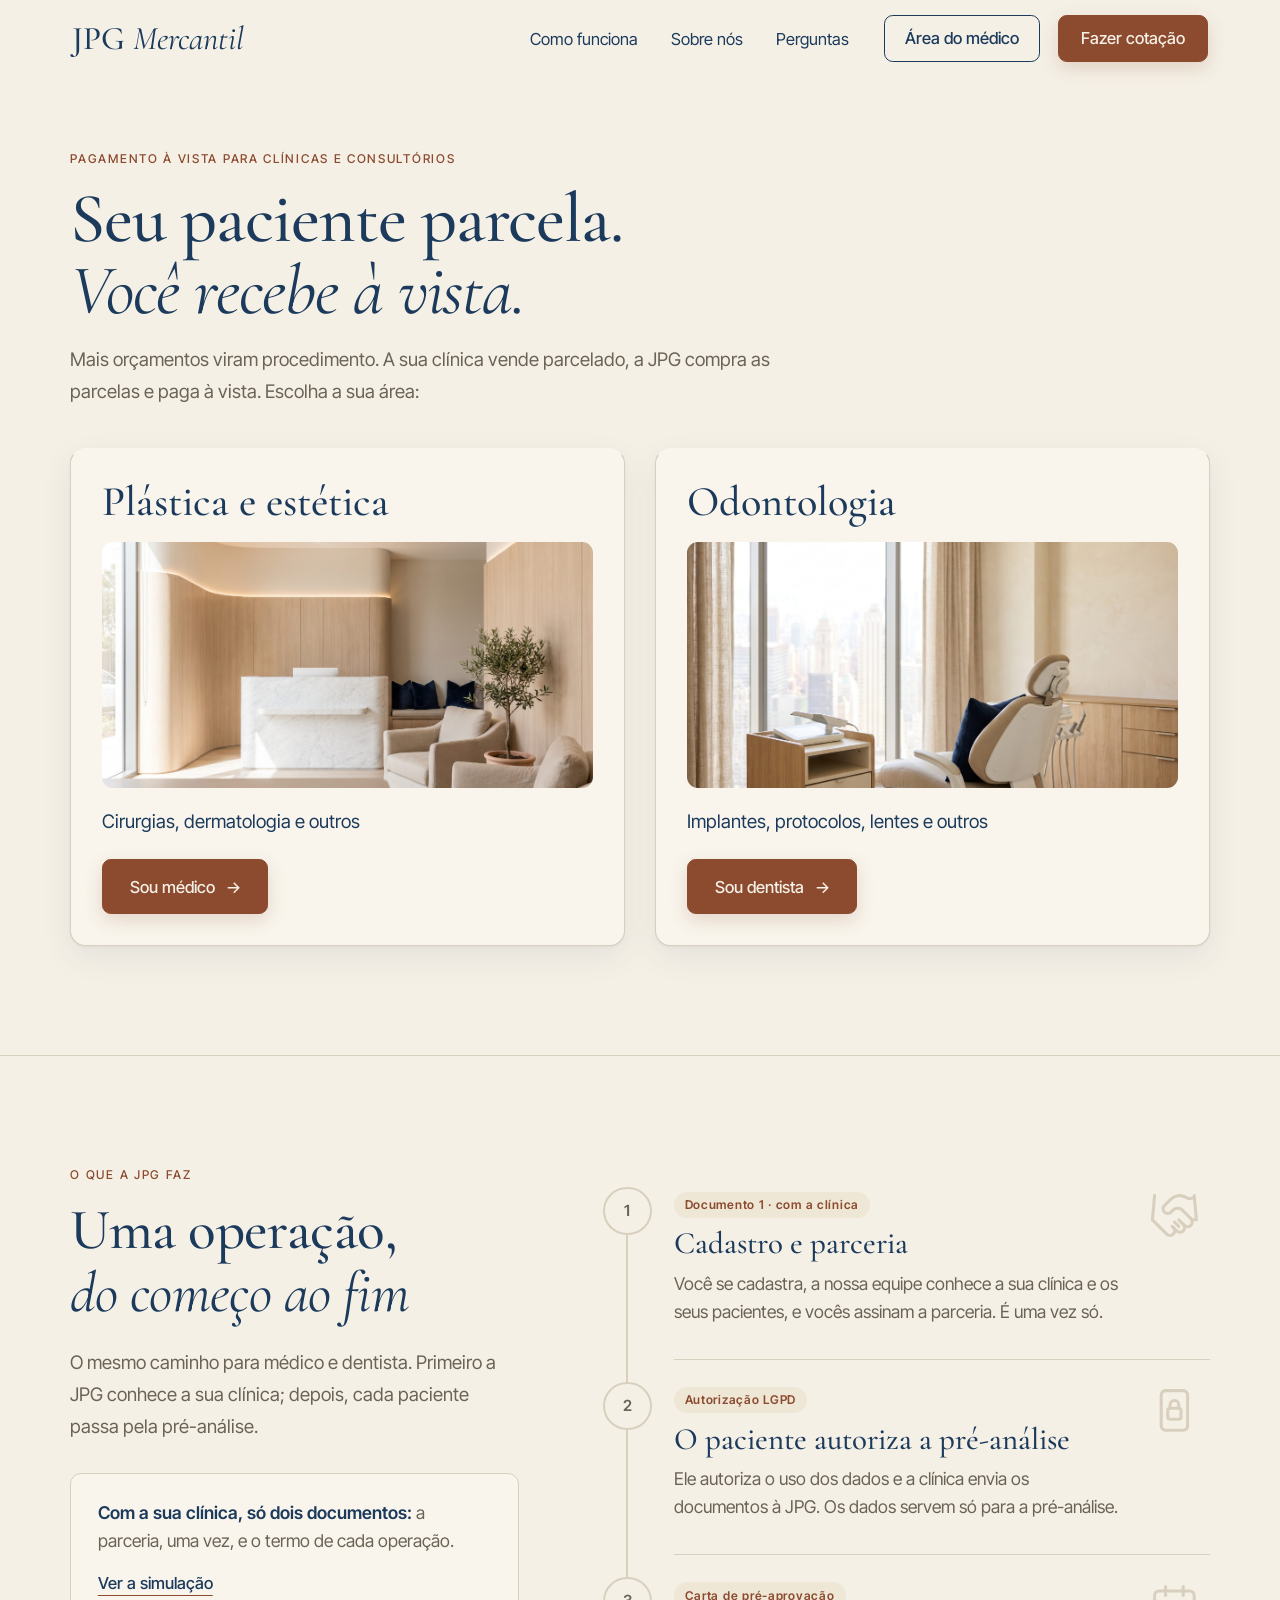
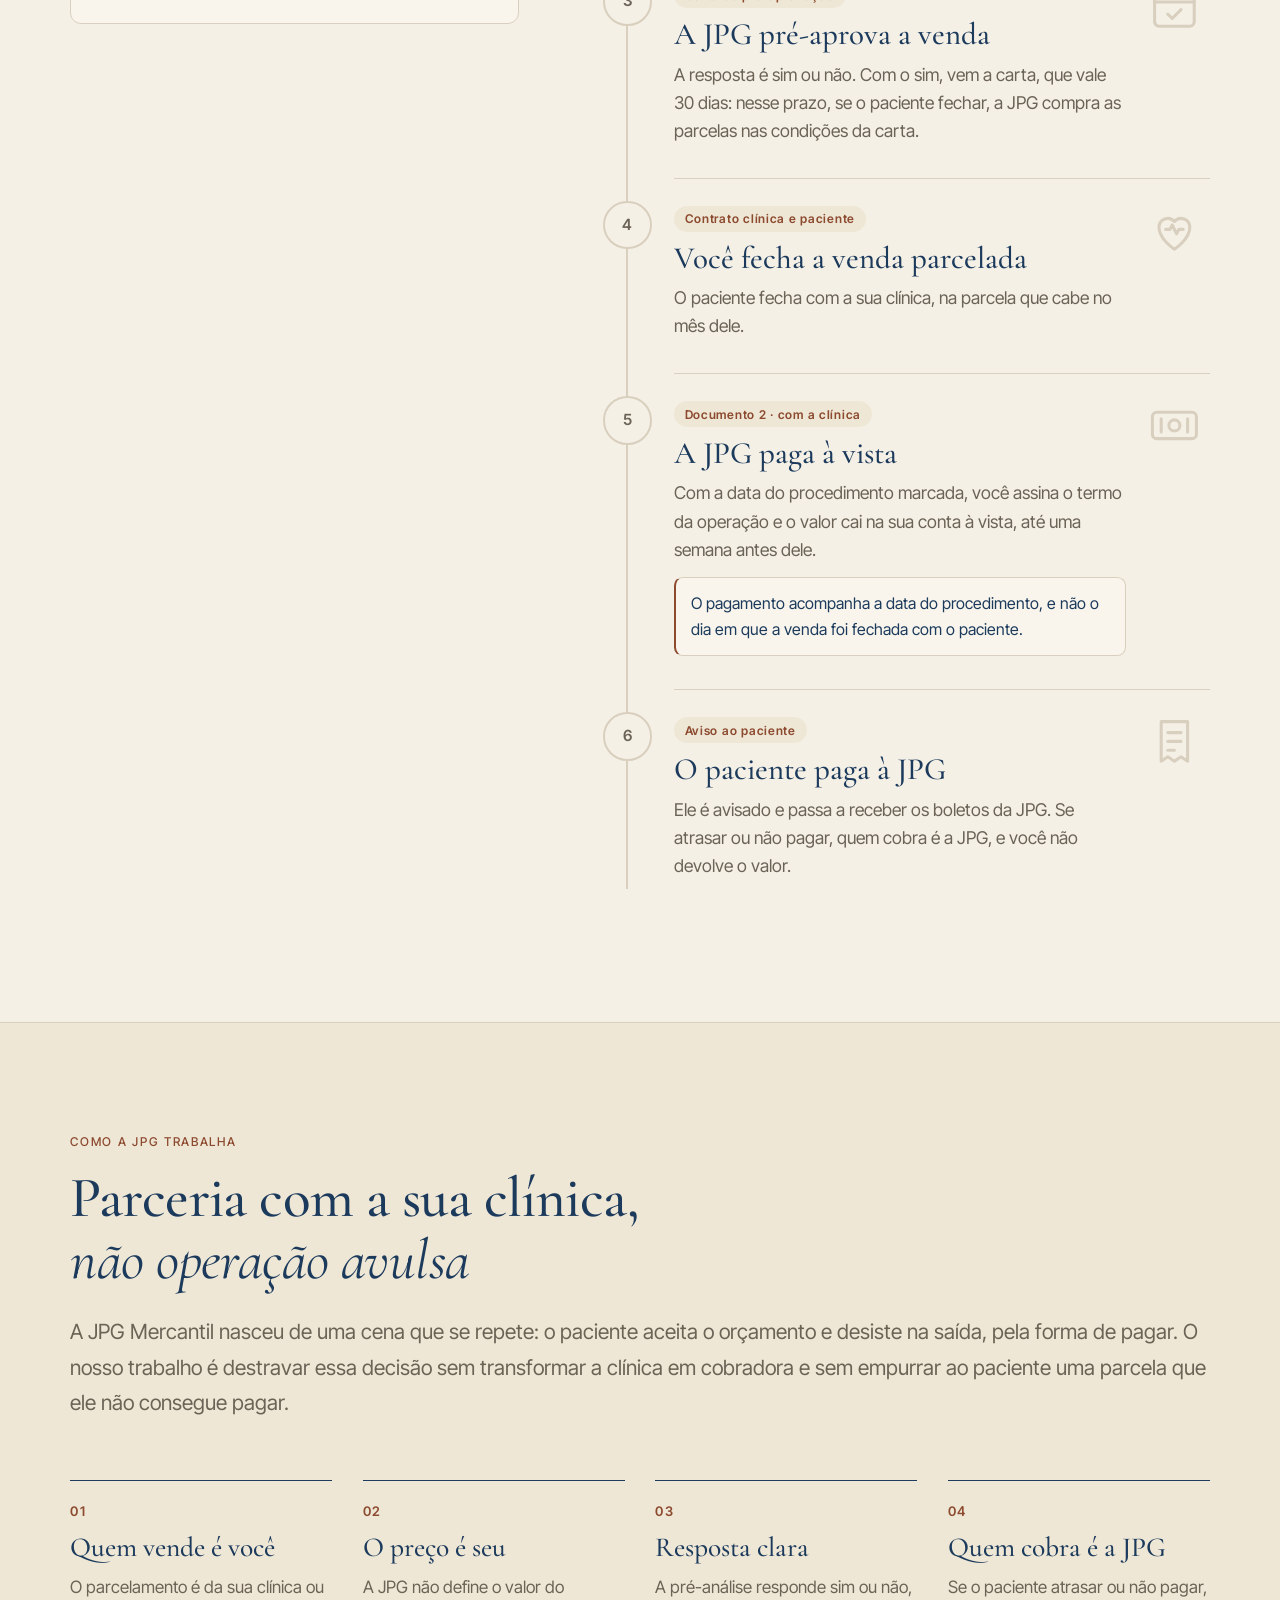
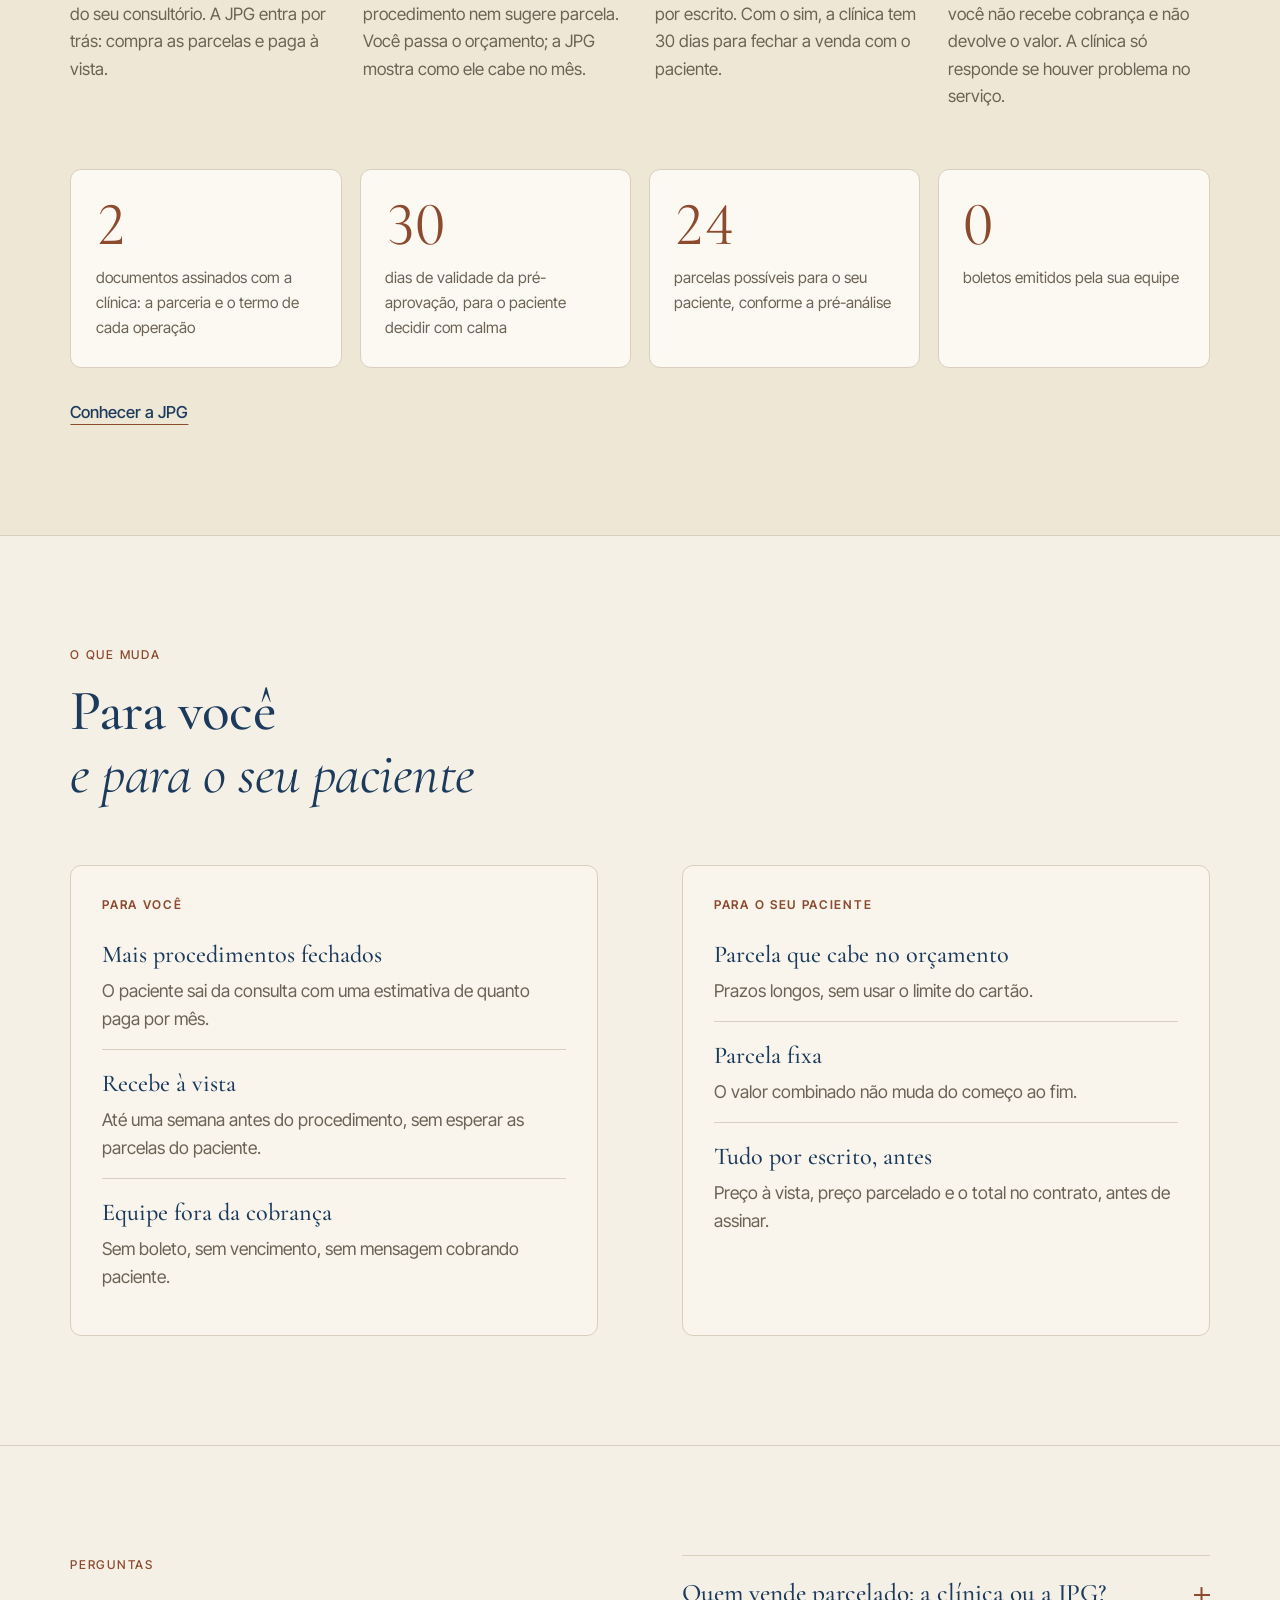
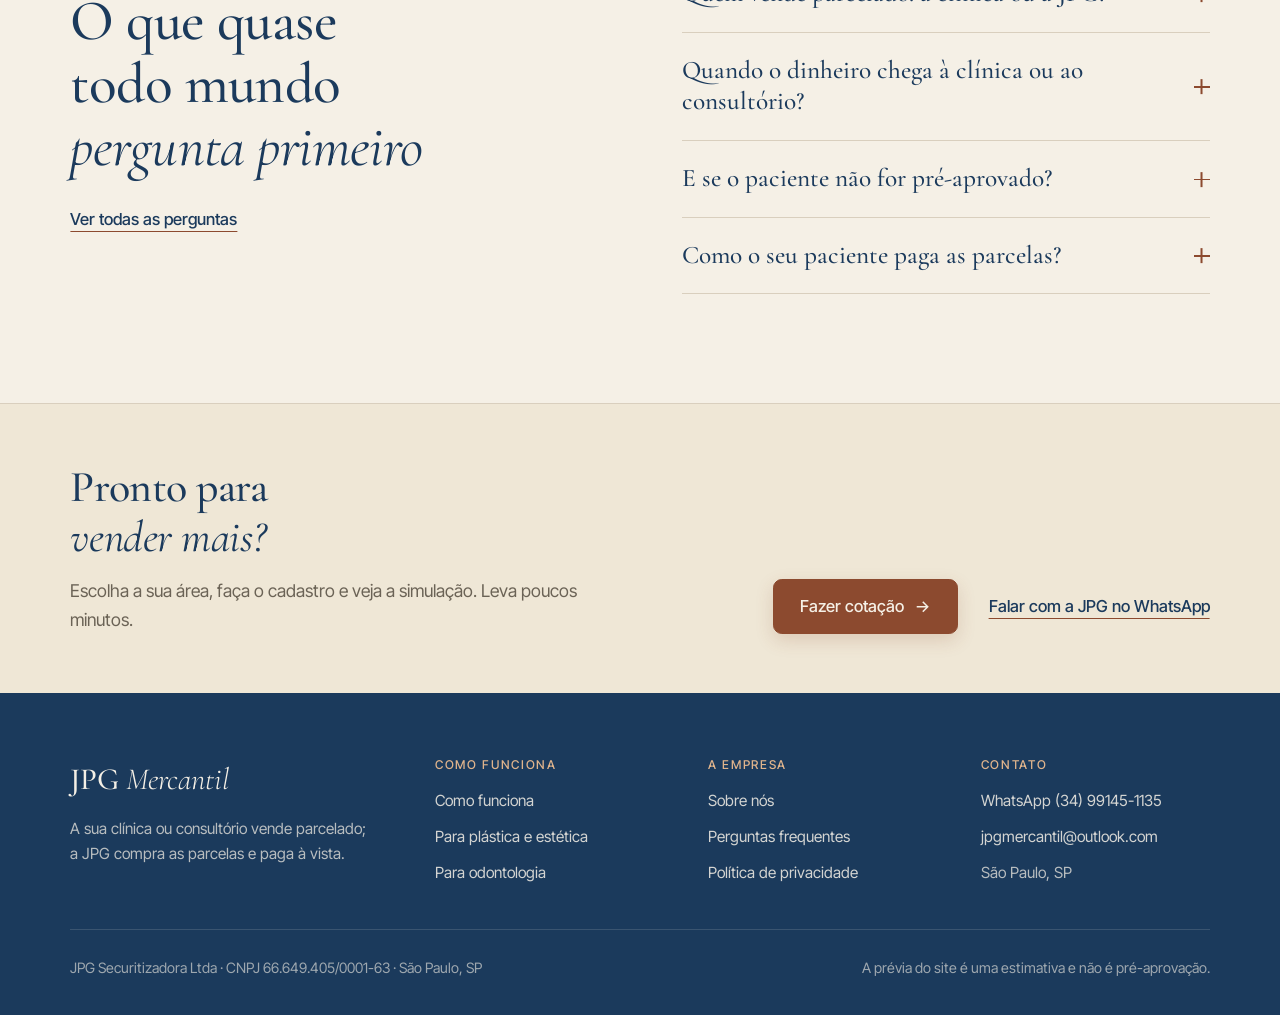
<file: index.html>
<!DOCTYPE html><html lang="pt-BR"> <head><meta charset="utf-8"><meta name="viewport" content="width=device-width, initial-scale=1"><title>JPG Mercantil · Seu paciente parcela, você recebe à vista</title><meta name="description" content="A sua clínica ou consultório vende o procedimento parcelado e a JPG Mercantil compra as parcelas. Mais orçamentos fechados, e você recebe à vista."><link rel="icon" type="image/png" href="favicon.png"><link rel="apple-touch-icon" href="apple-touch-icon.png"><link rel="preconnect" href="https://fonts.googleapis.com"><link rel="preconnect" href="https://fonts.gstatic.com" crossorigin><!-- Só os pesos usados: Cormorant 400/500/600 e 300 itálico; Inter Tight 400/500/600. --><link rel="stylesheet" href="https://fonts.googleapis.com/css2?family=Cormorant+Garamond:ital,wght@0,400;0,500;0,600;1,300&family=Inter+Tight:wght@400;500;600&display=swap"><script>document.documentElement.classList.add('js');</script><link rel="stylesheet" href="assets/dentistas.cjFb9KIo.css">
<link rel="stylesheet" href="assets/dentistas.BLoOt-vA.css">
<style>.lede[data-astro-cid-huc2lya7]{margin-top:20px}
</style>
<link rel="stylesheet" href="assets/index.BeW5qUC9.css">
<style>.fechamento[data-astro-cid-zotfx2v4]{background:var(--papel-2);border-top:1px solid var(--borda);padding:clamp(40px,6vh,64px) clamp(20px,5vw,64px)}.fechamento-wrap[data-astro-cid-zotfx2v4]{display:flex;flex-wrap:wrap;align-items:flex-end;justify-content:space-between;gap:28px 48px}.titulo[data-astro-cid-zotfx2v4]{font-size:clamp(28px,3.2vw,40px);line-height:1.12}p[data-astro-cid-zotfx2v4]{margin-top:14px;color:var(--slate);max-width:52ch}.fechamento-acoes[data-astro-cid-zotfx2v4]{display:flex;flex-wrap:wrap;align-items:center;gap:16px 28px}
</style></head> <body>  <header class="nav" id="nav" data-astro-cid-5blmo7yk> <div class="nav-wrap" data-astro-cid-5blmo7yk> <div class="nav-marca" data-astro-cid-5blmo7yk> <a href="index.html" class="nav-logo" aria-label="JPG Mercantil, início" data-astro-cid-5blmo7yk>JPG <em data-astro-cid-5blmo7yk>Mercantil</em></a>  </div> <nav aria-label="Principal" id="nav-menu" data-astro-cid-5blmo7yk> <ul class="nav-links" data-astro-cid-5blmo7yk> <li data-astro-cid-5blmo7yk><a href="index.html#como-funciona" data-astro-cid-5blmo7yk>Como funciona</a></li><li data-astro-cid-5blmo7yk><a href="sobre.html" data-astro-cid-5blmo7yk>Sobre nós</a></li><li data-astro-cid-5blmo7yk><a href="perguntas.html" data-astro-cid-5blmo7yk>Perguntas</a></li> <li class="nav-so-celular" data-astro-cid-5blmo7yk><a href="area-do-medico.html" data-astro-cid-5blmo7yk>Área do médico</a></li> </ul> </nav> <a href="area-do-medico.html" class="btn btn-contorno nav-medico" data-astro-cid-5blmo7yk>Área do médico</a> <a href="area-do-medico.html" class="nav-medico-icone" aria-label="Área do médico" title="Área do médico" data-astro-cid-5blmo7yk> <svg viewBox="0 0 24 24" width="20" height="20" aria-hidden="true" fill="none" stroke="currentColor" stroke-width="1.6" stroke-linecap="round" data-astro-cid-5blmo7yk> <circle cx="12" cy="8.5" r="3.6" data-astro-cid-5blmo7yk></circle><path d="M5 20c.8-3.7 3.6-5.6 7-5.6s6.2 1.9 7 5.6" data-astro-cid-5blmo7yk></path> </svg> </a> <button type="button" class="btn nav-cta" data-escolher-area data-astro-cid-5blmo7yk>Fazer cotação</button> <button type="button" class="nav-botao" id="nav-botao" aria-expanded="false" aria-controls="nav-menu" data-astro-cid-5blmo7yk> <span class="sr" data-astro-cid-5blmo7yk>Abrir menu</span> <span class="traco" aria-hidden="true" data-astro-cid-5blmo7yk></span> </button> </div> </header> <!-- Antes de qualquer cotação fora da landing de um público: médico ou dentista? --> <dialog class="escolha-area" id="escolha-area" aria-labelledby="escolha-area-titulo" data-astro-cid-5blmo7yk> <div class="escolha-area-corpo" data-astro-cid-5blmo7yk> <div class="escolha-area-topo" data-astro-cid-5blmo7yk> <div data-astro-cid-5blmo7yk> <p class="escolha-area-eyebrow" data-astro-cid-5blmo7yk>Fazer uma cotação</p> <h2 class="escolha-area-titulo" id="escolha-area-titulo" data-astro-cid-5blmo7yk>Você é <em data-astro-cid-5blmo7yk>médico</em> ou <em data-astro-cid-5blmo7yk>dentista?</em></h2> </div> <button type="button" class="escolha-area-fechar" data-fechar-escolha aria-label="Fechar" data-astro-cid-5blmo7yk>&times;</button> </div> <div class="escolha-area-opcoes" data-astro-cid-5blmo7yk> <a href="simulador.html" class="escolha-area-opcao" data-astro-cid-5blmo7yk> <img src="img/v10/porta-estetica.jpg" alt="" width="640" height="427" loading="lazy" data-astro-cid-5blmo7yk> <span class="escolha-area-rotulo" data-astro-cid-5blmo7yk>Plástica e estética <span class="escolha-area-seta" aria-hidden="true" data-astro-cid-5blmo7yk>&#8594;</span></span> <span class="escolha-area-texto" data-astro-cid-5blmo7yk>Cirurgias, dermatologia e outros. Cadastro com CRM.</span> </a> <a href="simulador-dentistas.html" class="escolha-area-opcao" data-astro-cid-5blmo7yk> <img src="img/v10/porta-odonto.jpg" alt="" width="640" height="427" loading="lazy" data-astro-cid-5blmo7yk> <span class="escolha-area-rotulo" data-astro-cid-5blmo7yk>Odontologia <span class="escolha-area-seta" aria-hidden="true" data-astro-cid-5blmo7yk>&#8594;</span></span> <span class="escolha-area-texto" data-astro-cid-5blmo7yk>Implantes, protocolos, lentes e outros. Cadastro com CRO.</span> </a> </div> </div> </dialog> <script type="module">const d="jpg.publico.v1",l=document.getElementById("nav")?.dataset.publico;try{l&&localStorage.setItem(d,l);const e=l?null:localStorage.getItem(d);if(e==="medicos"||e==="dentistas"){const t=e==="medicos"?"waMedicos":"waDentistas";document.querySelectorAll("a[data-wa-medicos]").forEach(n=>{n.dataset[t]&&(n.href=n.dataset[t])})}}catch{}const o=document.getElementById("nav"),i=()=>o?.classList.toggle("rolado",window.scrollY>24);i();window.addEventListener("scroll",i,{passive:!0});const s=document.getElementById("nav-botao"),r=s?.querySelector(".sr"),c=e=>{o?.classList.toggle("aberto",e),s?.setAttribute("aria-expanded",String(e)),r&&(r.textContent=e?"Fechar menu":"Abrir menu")};s?.addEventListener("click",()=>c(!o?.classList.contains("aberto")));o?.querySelectorAll(".nav-links a").forEach(e=>e.addEventListener("click",()=>c(!1)));document.addEventListener("keydown",e=>{e.key==="Escape"&&o?.classList.contains("aberto")&&(c(!1),s?.focus())});const a=document.getElementById("escolha-area");document.addEventListener("click",e=>{!a||!e.target.closest("[data-escolher-area]")||(c(!1),a.showModal())});a?.addEventListener("click",e=>{const t=e.target;(t===a||t.closest("[data-fechar-escolha]"))&&a.close()});</script>  <main data-astro-cid-j7pv25f6> <section class="sec primeira escolha" id="escolha" data-astro-cid-j7pv25f6> <div class="wrap" data-astro-cid-j7pv25f6> <div class="escolha-topo" data-astro-cid-j7pv25f6> <p class="eyebrow reveal" data-astro-cid-j7pv25f6>Pagamento à vista para clínicas e consultórios</p> <h1 class="escolha-titulo reveal rd1" data-astro-cid-j7pv25f6>Seu paciente parcela. <em data-astro-cid-j7pv25f6>Você recebe à vista.</em></h1> <p class="lede reveal rd2" data-astro-cid-j7pv25f6>
Mais orçamentos viram procedimento. A sua clínica vende parcelado, a JPG compra as parcelas e paga à vista.
            Escolha a sua área:
</p> </div> <ul class="portas" data-astro-cid-j7pv25f6> <li class="reveal rd1" data-astro-cid-j7pv25f6> <a href="medicos.html" class="porta" data-astro-cid-j7pv25f6> <h2 class="porta-titulo" data-astro-cid-j7pv25f6>Plástica e estética</h2> <div class="porta-foto" data-astro-cid-j7pv25f6><img src="img/v10/porta-estetica.jpg" alt="Recepção de uma clínica de estética, com balcão de mármore e poltronas" width="1320" height="880" loading="eager" decoding="async" data-astro-cid-j7pv25f6></div> <p class="porta-texto" data-astro-cid-j7pv25f6>Cirurgias, dermatologia e outros</p> <span class="btn porta-botao" data-astro-cid-j7pv25f6>Sou médico<span class="seta" aria-hidden="true" data-astro-cid-j7pv25f6>&#8594;</span></span> </a> </li><li class="reveal rd2" data-astro-cid-j7pv25f6> <a href="dentistas.html" class="porta" data-astro-cid-j7pv25f6> <h2 class="porta-titulo" data-astro-cid-j7pv25f6>Odontologia</h2> <div class="porta-foto" data-astro-cid-j7pv25f6><img src="img/v10/porta-odonto.jpg" alt="Consultório odontológico com a cadeira e o scanner intraoral" width="1320" height="880" loading="lazy" decoding="async" data-astro-cid-j7pv25f6></div> <p class="porta-texto" data-astro-cid-j7pv25f6>Implantes, protocolos, lentes e outros</p> <span class="btn porta-botao" data-astro-cid-j7pv25f6>Sou dentista<span class="seta" aria-hidden="true" data-astro-cid-j7pv25f6>&#8594;</span></span> </a> </li> </ul> </div> </section> <section class="sec" id="como-funciona" data-astro-cid-j7pv25f6> <div class="wrap faz-grid" data-astro-cid-j7pv25f6> <div class="faz-texto" data-astro-cid-j7pv25f6> <div class="reveal" data-astro-cid-huc2lya7> <p class="eyebrow" data-astro-cid-huc2lya7>O que a JPG faz</p> <h2 class="titulo" data-astro-cid-huc2lya7="true">Uma operação,<br data-astro-cid-huc2lya7><em data-astro-cid-huc2lya7>do começo ao fim</em></h2> <p class="lede" data-astro-cid-huc2lya7>O mesmo caminho para médico e dentista. Primeiro a JPG conhece a sua clínica; depois, cada paciente passa pela pré-análise.</p> </div>  <div class="faz-resumo caixa reveal rd2" data-astro-cid-j7pv25f6> <p data-astro-cid-j7pv25f6><strong data-astro-cid-j7pv25f6>Com a sua clínica, só dois documentos:</strong> a parceria, uma vez, e o termo de cada operação.</p> <button type="button" class="link" data-escolher-area data-astro-cid-j7pv25f6>Ver a simulação</button> </div> </div> <ol class="passos" data-passo-a-passo data-astro-cid-zyauhzzd> <span class="passos-trilho" aria-hidden="true" data-astro-cid-zyauhzzd><span class="passos-linha" data-astro-cid-zyauhzzd></span></span> <li class="passo" data-passo data-astro-cid-zyauhzzd> <span class="passo-marca" aria-hidden="true" data-astro-cid-zyauhzzd><span data-astro-cid-zyauhzzd>1</span></span> <div class="passo-corpo" data-astro-cid-zyauhzzd> <p class="passo-doc" data-astro-cid-zyauhzzd>Documento 1 · com a clínica</p> <h3 class="passo-titulo" data-astro-cid-zyauhzzd>Cadastro e parceria</h3> <p class="passo-texto" data-astro-cid-zyauhzzd>Você se cadastra, a nossa equipe conhece a sua clínica e os seus pacientes, e vocês assinam a parceria. É uma vez só.</p>  </div> <svg class="passo-icone" viewBox="0 0 24 24" aria-hidden="true" data-astro-cid-zyauhzzd><path d="m11 17 2 2a1 1 0 1 0 3-3"/><path d="m14 14 2.5 2.5a1 1 0 1 0 3-3l-3.88-3.88a3 3 0 0 0-4.24 0l-.88.88a1 1 0 1 1-3-3l2.81-2.81a5.79 5.79 0 0 1 7.06-.87l.47.28a2 2 0 0 0 1.42.25L21 4"/><path d="m21 3 1 11h-2"/><path d="M3 3 2 14l6.5 6.5a1 1 0 1 0 3-3"/><path d="M12 15l2 2"/></svg> </li><li class="passo" data-passo data-astro-cid-zyauhzzd> <span class="passo-marca" aria-hidden="true" data-astro-cid-zyauhzzd><span data-astro-cid-zyauhzzd>2</span></span> <div class="passo-corpo" data-astro-cid-zyauhzzd> <p class="passo-doc" data-astro-cid-zyauhzzd>Autorização LGPD</p> <h3 class="passo-titulo" data-astro-cid-zyauhzzd>O paciente autoriza a pré-análise</h3> <p class="passo-texto" data-astro-cid-zyauhzzd>Ele autoriza o uso dos dados e a clínica envia os documentos à JPG. Os dados servem só para a pré-análise.</p>  </div> <svg class="passo-icone" viewBox="0 0 24 24" aria-hidden="true" data-astro-cid-zyauhzzd><rect x="6" y="3" width="12" height="18" rx="2"/><rect x="9" y="11" width="6" height="5" rx="1"/><path d="M10 11V9.5a2 2 0 0 1 4 0V11"/></svg> </li><li class="passo" data-passo data-astro-cid-zyauhzzd> <span class="passo-marca" aria-hidden="true" data-astro-cid-zyauhzzd><span data-astro-cid-zyauhzzd>3</span></span> <div class="passo-corpo" data-astro-cid-zyauhzzd> <p class="passo-doc" data-astro-cid-zyauhzzd>Carta de pré-aprovação</p> <h3 class="passo-titulo" data-astro-cid-zyauhzzd>A JPG pré-aprova a venda</h3> <p class="passo-texto" data-astro-cid-zyauhzzd>A resposta é sim ou não. Com o sim, vem a carta, que vale 30 dias: nesse prazo, se o paciente fechar, a JPG compra as parcelas nas condições da carta.</p>  </div> <svg class="passo-icone" viewBox="0 0 24 24" aria-hidden="true" data-astro-cid-zyauhzzd><rect x="3" y="5" width="18" height="16" rx="2"/><path d="M3 10h18M8 3v4M16 3v4"/><path d="M9 15.5l2 2 4-4"/></svg> </li><li class="passo" data-passo data-astro-cid-zyauhzzd> <span class="passo-marca" aria-hidden="true" data-astro-cid-zyauhzzd><span data-astro-cid-zyauhzzd>4</span></span> <div class="passo-corpo" data-astro-cid-zyauhzzd> <p class="passo-doc" data-astro-cid-zyauhzzd>Contrato clínica e paciente</p> <h3 class="passo-titulo" data-astro-cid-zyauhzzd>Você fecha a venda parcelada</h3> <p class="passo-texto" data-astro-cid-zyauhzzd>O paciente fecha com a sua clínica, na parcela que cabe no mês dele.</p>  </div> <svg class="passo-icone" viewBox="0 0 24 24" aria-hidden="true" data-astro-cid-zyauhzzd><path d="M12 21s-7-4.5-7-10a4 4 0 0 1 7-2.6A4 4 0 0 1 19 11c0 5.5-7 10-7 10z"/><path d="M8 12h2l1-2 2 4 1-2h2"/></svg> </li><li class="passo" data-passo data-astro-cid-zyauhzzd> <span class="passo-marca" aria-hidden="true" data-astro-cid-zyauhzzd><span data-astro-cid-zyauhzzd>5</span></span> <div class="passo-corpo" data-astro-cid-zyauhzzd> <p class="passo-doc" data-astro-cid-zyauhzzd>Documento 2 · com a clínica</p> <h3 class="passo-titulo" data-astro-cid-zyauhzzd>A JPG paga à vista</h3> <p class="passo-texto" data-astro-cid-zyauhzzd>Com a data do procedimento marcada, você assina o termo da operação e o valor cai na sua conta à vista, até uma semana antes dele.</p> <p class="passo-extra" data-astro-cid-zyauhzzd>O pagamento acompanha a data do procedimento, e não o dia em que a venda foi fechada com o paciente.</p> </div> <svg class="passo-icone" viewBox="0 0 24 24" aria-hidden="true" data-astro-cid-zyauhzzd><rect x="2" y="6" width="20" height="12" rx="2"/><circle cx="12" cy="12" r="2.5"/><path d="M6 9v6M18 9v6"/></svg> </li><li class="passo" data-passo data-astro-cid-zyauhzzd> <span class="passo-marca" aria-hidden="true" data-astro-cid-zyauhzzd><span data-astro-cid-zyauhzzd>6</span></span> <div class="passo-corpo" data-astro-cid-zyauhzzd> <p class="passo-doc" data-astro-cid-zyauhzzd>Aviso ao paciente</p> <h3 class="passo-titulo" data-astro-cid-zyauhzzd>O paciente paga à JPG</h3> <p class="passo-texto" data-astro-cid-zyauhzzd>Ele é avisado e passa a receber os boletos da JPG. Se atrasar ou não pagar, quem cobra é a JPG, e você não devolve o valor.</p>  </div> <svg class="passo-icone" viewBox="0 0 24 24" aria-hidden="true" data-astro-cid-zyauhzzd><path d="M6 3h12v18l-3-2-3 2-3-2-3 2z"/><path d="M9 8h6M9 12h6M9 16h3"/></svg> </li> </ol> <script type="module">const i=matchMedia("(prefers-reduced-motion: reduce)").matches;for(const t of document.querySelectorAll("[data-passo-a-passo]")){let s=function(){o=!1;const e=t.getBoundingClientRect(),d=innerHeight*.6,r=i?1:Math.min(1,Math.max(0,(d-e.top)/e.height));t.style.setProperty("--progresso",r.toFixed(3));const p=e.top+r*e.height;for(const n of l){const c=n.querySelector(".passo-marca").getBoundingClientRect();n.classList.toggle("aceso",i||c.top+c.height/2<=p+4)}};var u=s;const l=[...t.querySelectorAll("[data-passo]")];let o=!1;const a=()=>{o||(o=!0,requestAnimationFrame(s))};addEventListener("scroll",a,{passive:!0}),addEventListener("resize",a),s()}</script>  </div> </section> <section class="sec jeito" id="como-trabalhamos" data-astro-cid-j7pv25f6> <div class="wrap" data-astro-cid-j7pv25f6> <div class="topo topo-largo" data-astro-cid-j7pv25f6> <div class="reveal" data-astro-cid-huc2lya7> <p class="eyebrow" data-astro-cid-huc2lya7>Como a JPG trabalha</p> <h2 class="titulo" data-astro-cid-huc2lya7="true">Parceria com a sua clínica,<br data-astro-cid-huc2lya7><em data-astro-cid-huc2lya7>não operação avulsa</em></h2> <p class="lede" data-astro-cid-huc2lya7>A JPG Mercantil nasceu de uma cena que se repete: o paciente aceita o orçamento e desiste na saída, pela forma de pagar. O nosso trabalho é destravar essa decisão sem transformar a clínica em cobradora e sem empurrar ao paciente uma parcela que ele não consegue pagar.</p> </div>  </div> <ol class="jeito-lista" data-astro-cid-j7pv25f6> <li class="reveal rd1" data-astro-cid-j7pv25f6> <h3 data-astro-cid-j7pv25f6>Quem vende é você</h3> <p data-astro-cid-j7pv25f6>O parcelamento é da sua clínica ou do seu consultório. A JPG entra por trás: compra as parcelas e paga à vista.</p> </li><li class="reveal rd2" data-astro-cid-j7pv25f6> <h3 data-astro-cid-j7pv25f6>O preço é seu</h3> <p data-astro-cid-j7pv25f6>A JPG não define o valor do procedimento nem sugere parcela. Você passa o orçamento; a JPG mostra como ele cabe no mês.</p> </li><li class="reveal rd3" data-astro-cid-j7pv25f6> <h3 data-astro-cid-j7pv25f6>Resposta clara</h3> <p data-astro-cid-j7pv25f6>A pré-análise responde sim ou não, por escrito. Com o sim, a clínica tem 30 dias para fechar a venda com o paciente.</p> </li><li class="reveal rd4" data-astro-cid-j7pv25f6> <h3 data-astro-cid-j7pv25f6>Quem cobra é a JPG</h3> <p data-astro-cid-j7pv25f6>Se o paciente atrasar ou não pagar, você não recebe cobrança e não devolve o valor. A clínica só responde se houver problema no serviço.</p> </li> </ol> <ul class="numeros" data-astro-cid-j7pv25f6> <li class="reveal rd1" data-astro-cid-j7pv25f6> <span class="numero" data-contar="2" data-astro-cid-j7pv25f6>2</span> <span class="numero-rotulo" data-astro-cid-j7pv25f6>documentos assinados com a clínica: a parceria e o termo de cada operação</span> </li><li class="reveal rd2" data-astro-cid-j7pv25f6> <span class="numero" data-contar="30" data-astro-cid-j7pv25f6>30</span> <span class="numero-rotulo" data-astro-cid-j7pv25f6>dias de validade da pré-aprovação, para o paciente decidir com calma</span> </li><li class="reveal rd3" data-astro-cid-j7pv25f6> <span class="numero" data-contar="24" data-astro-cid-j7pv25f6>24</span> <span class="numero-rotulo" data-astro-cid-j7pv25f6>parcelas possíveis para o seu paciente, conforme a pré-análise</span> </li><li class="reveal rd4" data-astro-cid-j7pv25f6> <span class="numero" data-contar="0" data-astro-cid-j7pv25f6>0</span> <span class="numero-rotulo" data-astro-cid-j7pv25f6>boletos emitidos pela sua equipe</span> </li> </ul> <p class="jeito-link reveal" data-astro-cid-j7pv25f6><a href="sobre.html" class="link" data-astro-cid-j7pv25f6>Conhecer a JPG</a></p> </div> </section> <section class="sec" data-astro-cid-j7pv25f6> <div class="wrap" data-astro-cid-j7pv25f6> <div class="topo" data-astro-cid-j7pv25f6> <div class="reveal" data-astro-cid-huc2lya7> <p class="eyebrow" data-astro-cid-huc2lya7>O que muda</p> <h2 class="titulo" data-astro-cid-huc2lya7="true">Para você<br data-astro-cid-huc2lya7><em data-astro-cid-huc2lya7>e para o seu paciente</em></h2>  </div>  </div> <div class="duas-colunas muda" data-astro-cid-j7pv25f6> <div class="muda-coluna reveal" data-astro-cid-j7pv25f6> <h3 class="muda-titulo" data-astro-cid-j7pv25f6>Para você</h3> <ul data-astro-cid-j7pv25f6> <li data-astro-cid-j7pv25f6><strong data-astro-cid-j7pv25f6>Mais procedimentos fechados</strong><span data-astro-cid-j7pv25f6>O paciente sai da consulta com uma estimativa de quanto paga por mês.</span></li><li data-astro-cid-j7pv25f6><strong data-astro-cid-j7pv25f6>Recebe à vista</strong><span data-astro-cid-j7pv25f6>Até uma semana antes do procedimento, sem esperar as parcelas do paciente.</span></li><li data-astro-cid-j7pv25f6><strong data-astro-cid-j7pv25f6>Equipe fora da cobrança</strong><span data-astro-cid-j7pv25f6>Sem boleto, sem vencimento, sem mensagem cobrando paciente.</span></li> </ul> </div><div class="muda-coluna reveal" data-astro-cid-j7pv25f6> <h3 class="muda-titulo" data-astro-cid-j7pv25f6>Para o seu paciente</h3> <ul data-astro-cid-j7pv25f6> <li data-astro-cid-j7pv25f6><strong data-astro-cid-j7pv25f6>Parcela que cabe no orçamento</strong><span data-astro-cid-j7pv25f6>Prazos longos, sem usar o limite do cartão.</span></li><li data-astro-cid-j7pv25f6><strong data-astro-cid-j7pv25f6>Parcela fixa</strong><span data-astro-cid-j7pv25f6>O valor combinado não muda do começo ao fim.</span></li><li data-astro-cid-j7pv25f6><strong data-astro-cid-j7pv25f6>Tudo por escrito, antes</strong><span data-astro-cid-j7pv25f6>Preço à vista, preço parcelado e o total no contrato, antes de assinar.</span></li> </ul> </div> </div> </div> </section> <section class="sec" data-astro-cid-j7pv25f6> <div class="wrap duas-colunas" data-astro-cid-j7pv25f6> <div data-astro-cid-j7pv25f6> <div class="reveal" data-astro-cid-huc2lya7> <p class="eyebrow" data-astro-cid-huc2lya7>Perguntas</p> <h2 class="titulo" data-astro-cid-huc2lya7="true">O que quase todo mundo<br data-astro-cid-huc2lya7><em data-astro-cid-huc2lya7>pergunta primeiro</em></h2>  </div>  <p class="perguntas-link reveal" data-astro-cid-j7pv25f6><a href="perguntas.html" class="link" data-astro-cid-j7pv25f6>Ver todas as perguntas</a></p> </div> <div class="reveal rd1" data-astro-cid-j7pv25f6> <div class="perguntas" data-astro-cid-o2oocb7z> <details class="pergunta" data-astro-cid-o2oocb7z> <summary data-astro-cid-o2oocb7z>Quem vende parcelado: a clínica ou a JPG?<span class="sinal" aria-hidden="true" data-astro-cid-o2oocb7z></span></summary> <div class="resposta" data-astro-cid-o2oocb7z> <p data-astro-cid-o2oocb7z>A clínica. O parcelamento é um contrato entre a sua clínica e o paciente. A JPG compra essas parcelas e paga a você à vista.</p>  </div> </details><details class="pergunta" data-astro-cid-o2oocb7z> <summary data-astro-cid-o2oocb7z>Quando o dinheiro chega à clínica ou ao consultório?<span class="sinal" aria-hidden="true" data-astro-cid-o2oocb7z></span></summary> <div class="resposta" data-astro-cid-o2oocb7z> <p data-astro-cid-o2oocb7z>À vista, até uma semana antes da data marcada para a cirurgia ou o procedimento. Você assina o termo da operação e a JPG paga conforme essa data.</p><p data-astro-cid-o2oocb7z>O pagamento acompanha a data da cirurgia, e não o dia em que a venda foi fechada entre a clínica e o paciente.</p>  </div> </details><details class="pergunta" data-astro-cid-o2oocb7z> <summary data-astro-cid-o2oocb7z>E se o paciente não for pré-aprovado?<span class="sinal" aria-hidden="true" data-astro-cid-o2oocb7z></span></summary> <div class="resposta" data-astro-cid-o2oocb7z> <p data-astro-cid-o2oocb7z>A resposta é não, e a clínica fica livre para vender de outra forma. Nada muda na parceria.</p>  </div> </details><details class="pergunta" data-astro-cid-o2oocb7z> <summary data-astro-cid-o2oocb7z>Como o seu paciente paga as parcelas?<span class="sinal" aria-hidden="true" data-astro-cid-o2oocb7z></span></summary> <div class="resposta" data-astro-cid-o2oocb7z> <p data-astro-cid-o2oocb7z>O paciente é avisado de que passa a pagar à JPG e recebe o primeiro boleto. Todo mês chega o boleto da JPG, no valor combinado, e ele paga direto a ela.</p><p data-astro-cid-o2oocb7z>A clínica não emite boleto, não controla vencimento e não repassa nada.</p>  </div> </details> </div>  </div> </div> </section> </main> <section class="fechamento" data-astro-cid-zotfx2v4> <div class="wrap fechamento-wrap reveal" data-astro-cid-zotfx2v4> <div data-astro-cid-zotfx2v4> <h2 class="titulo" data-astro-cid-zotfx2v4>Pronto para<br data-astro-cid-zotfx2v4><em data-astro-cid-zotfx2v4>vender mais?</em></h2> <p data-astro-cid-zotfx2v4>Escolha a sua área, faça o cadastro e veja a simulação. Leva poucos minutos.</p> </div> <div class="fechamento-acoes" data-astro-cid-zotfx2v4> <!-- Antes da cotação, a pessoa escolhe se é médico ou dentista (janela no Navbar, V8-05). --> <button type="button" class="btn" data-escolher-area data-astro-cid-zotfx2v4>Fazer cotação<span class="seta" aria-hidden="true" data-astro-cid-zotfx2v4>&#8594;</span></button> <a href="https://wa.me/5534991451135?text=Ol%C3%A1!%20Vim%20pelo%20site%20da%20JPG%20Mercantil%20e%20quero%20entender%20como%20a%20JPG%20funciona%20para%20a%20minha%20cl%C3%ADnica." data-wa-medicos="https://wa.me/5534991451135?text=Ol%C3%A1!%20Vim%20pelo%20site%20da%20JPG%20Mercantil.%20Sou%20m%C3%A9dico%20e%20quero%20entender%20como%20a%20JPG%20funciona%20para%20a%20minha%20cl%C3%ADnica." data-wa-dentistas="https://wa.me/5534991451135?text=Ol%C3%A1!%20Vim%20pelo%20site%20da%20JPG%20Mercantil.%20Sou%20dentista%20e%20quero%20entender%20como%20a%20JPG%20funciona%20para%20o%20meu%20consult%C3%B3rio." class="link" target="_blank" rel="noopener" data-astro-cid-zotfx2v4>Falar com a JPG no WhatsApp</a> </div> </div> </section>  <footer class="rodape" data-astro-cid-wamvvw7j> <div class="wrap" data-astro-cid-wamvvw7j> <div class="rodape-grade" data-astro-cid-wamvvw7j> <div class="rodape-marca" data-astro-cid-wamvvw7j> <a href="index.html" class="rodape-logo" data-astro-cid-wamvvw7j>JPG <em data-astro-cid-wamvvw7j>Mercantil</em></a> <p data-astro-cid-wamvvw7j>A sua clínica ou consultório vende parcelado; a JPG compra as parcelas e paga à vista.</p> </div> <nav aria-label="Como funciona" data-astro-cid-wamvvw7j> <p class="rodape-titulo" data-astro-cid-wamvvw7j>Como funciona</p> <ul data-astro-cid-wamvvw7j><li data-astro-cid-wamvvw7j><a href="index.html#como-funciona" data-astro-cid-wamvvw7j>Como funciona</a></li><li data-astro-cid-wamvvw7j><a href="medicos.html" data-astro-cid-wamvvw7j>Para plástica e estética</a></li><li data-astro-cid-wamvvw7j><a href="dentistas.html" data-astro-cid-wamvvw7j>Para odontologia</a></li></ul> </nav> <nav aria-label="A empresa" data-astro-cid-wamvvw7j> <p class="rodape-titulo" data-astro-cid-wamvvw7j>A empresa</p> <ul data-astro-cid-wamvvw7j><li data-astro-cid-wamvvw7j><a href="sobre.html" data-astro-cid-wamvvw7j>Sobre nós</a></li><li data-astro-cid-wamvvw7j><a href="perguntas.html" data-astro-cid-wamvvw7j>Perguntas frequentes</a></li><li data-astro-cid-wamvvw7j><a href="privacidade.html" data-astro-cid-wamvvw7j>Política de privacidade</a></li></ul> </nav> <div data-astro-cid-wamvvw7j> <p class="rodape-titulo" data-astro-cid-wamvvw7j>Contato</p> <ul data-astro-cid-wamvvw7j> <li data-astro-cid-wamvvw7j><a href="https://wa.me/5534991451135?text=Ol%C3%A1!%20Vim%20pelo%20site%20da%20JPG%20Mercantil%20e%20quero%20entender%20como%20a%20JPG%20funciona%20para%20a%20minha%20cl%C3%ADnica." data-wa-medicos="https://wa.me/5534991451135?text=Ol%C3%A1!%20Vim%20pelo%20site%20da%20JPG%20Mercantil.%20Sou%20m%C3%A9dico%20e%20quero%20entender%20como%20a%20JPG%20funciona%20para%20a%20minha%20cl%C3%ADnica." data-wa-dentistas="https://wa.me/5534991451135?text=Ol%C3%A1!%20Vim%20pelo%20site%20da%20JPG%20Mercantil.%20Sou%20dentista%20e%20quero%20entender%20como%20a%20JPG%20funciona%20para%20o%20meu%20consult%C3%B3rio." class="astro-wamvvw7j" target="_blank" rel="noopener" data-astro-cid-wamvvw7j>WhatsApp (34) 99145-1135</a></li> <li data-astro-cid-wamvvw7j><a href="mailto:jpgmercantil@outlook.com" data-astro-cid-wamvvw7j>jpgmercantil@outlook.com</a></li> <li data-astro-cid-wamvvw7j>São Paulo, SP</li> </ul> </div> </div> <div class="rodape-base" data-astro-cid-wamvvw7j> <p data-astro-cid-wamvvw7j>JPG Securitizadora Ltda · CNPJ 66.649.405/0001-63 · São Paulo, SP</p> <p data-astro-cid-wamvvw7j>A prévia do site é uma estimativa e não é pré-aprovação.</p> </div> </div> </footer>   <script type="module">const r=document.querySelectorAll(".reveal");if("IntersectionObserver"in window){const e=new IntersectionObserver(n=>{for(const t of n)t.isIntersecting&&(t.target.classList.add("in"),e.unobserve(t.target))},{rootMargin:"0px 0px -8% 0px"});r.forEach(n=>e.observe(n))}else r.forEach(e=>e.classList.add("in"));</script> </body> </html> <script type="module">const u=matchMedia("(prefers-reduced-motion: reduce)").matches,c=document.querySelectorAll("[data-contar]");if(!u&&"IntersectionObserver"in window){c.forEach(e=>e.textContent="0");const n=new IntersectionObserver(e=>{for(const t of e){if(!t.isIntersecting)continue;n.unobserve(t.target);const o=t.target,a=Number(o.dataset.contar),i=performance.now(),r=m=>{const s=Math.min(1,(m-i)/900);o.textContent=String(Math.round(a*(1-(1-s)**3))),s<1&&requestAnimationFrame(r)};requestAnimationFrame(r)}},{threshold:.6});c.forEach(e=>n.observe(e))}</script>
</file>
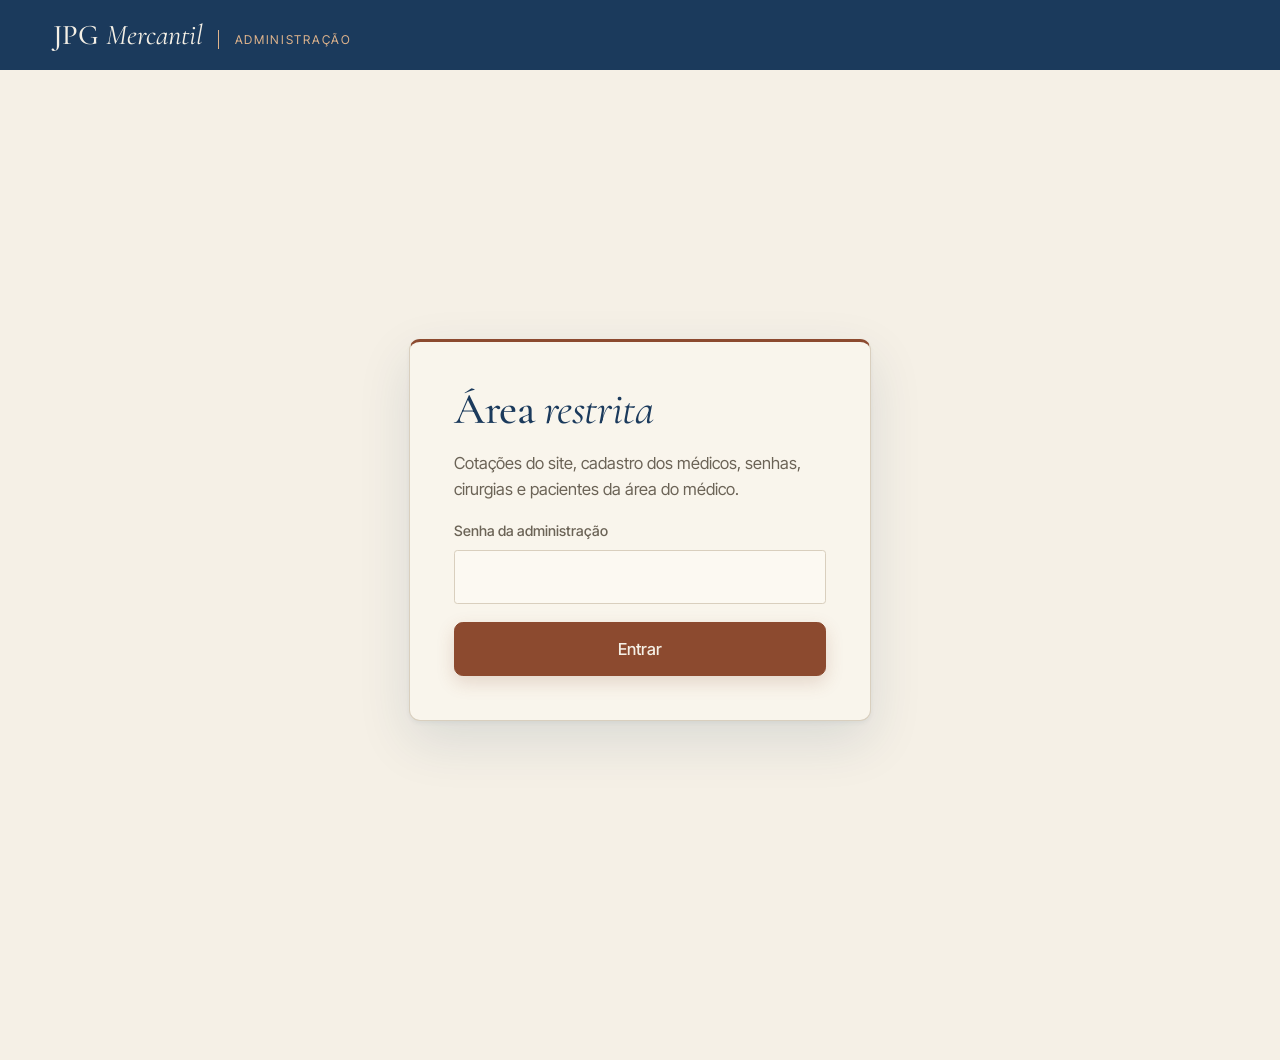
<file: admin.html>
<!DOCTYPE html><html lang="pt-BR"> <head><meta charset="utf-8"><meta name="viewport" content="width=device-width, initial-scale=1"><title>Administração · JPG Mercantil</title><meta name="robots" content="noindex, nofollow"><link rel="icon" type="image/png" href="favicon.png"><link rel="apple-touch-icon" href="apple-touch-icon.png"><link rel="preconnect" href="https://fonts.googleapis.com"><link rel="preconnect" href="https://fonts.gstatic.com" crossorigin><!-- Só os pesos usados: Cormorant 400/500/600 e 300 itálico; Inter Tight 400/500/600. --><link rel="stylesheet" href="https://fonts.googleapis.com/css2?family=Cormorant+Garamond:ital,wght@0,400;0,500;0,600;1,300&family=Inter+Tight:wght@400;500;600&display=swap"><link rel="stylesheet" href="assets/dentistas.cjFb9KIo.css">
<link rel="stylesheet" href="assets/admin.CaF7pe9a.css"></head> <body class="adm"> <header class="adm-topo"> <div class="adm-topo-wrap"> <p class="adm-marca"><span class="adm-logo">JPG <em>Mercantil</em></span><span class="adm-rotulo">Administração</span></p> <button type="button" class="adm-sair" id="adm-sair" hidden>Sair</button> </div> </header> <main> <!-- Porta: só a senha --> <section class="adm-porta" id="adm-porta"> <form class="caixa adm-porta-form" id="adm-porta-form" novalidate> <h1 class="titulo">Área <em>restrita</em></h1> <p class="adm-porta-texto">Cotações do site, cadastro dos médicos, senhas, cirurgias e pacientes da área do médico.</p> <label class="campo"> <span>Senha da administração</span> <input type="password" id="adm-senha" autocomplete="current-password" required> </label> <p class="erro" id="adm-erro-porta" role="alert"></p> <button type="submit" class="btn" id="adm-entrar">Entrar</button> </form> </section> <p class="adm-carregando" id="adm-carregando" role="status" hidden>Carregando…</p> <!-- Painel --> <section class="adm-painel" id="adm-painel" hidden> <div class="adm-partes" role="tablist" aria-label="Administração"> <button type="button" role="tab" class="adm-parte" id="parte-cotacoes" aria-controls="adm-cotacoes" aria-selected="true">Cotações <span class="adm-contador" id="adm-n-pendentes" hidden></span></button> <button type="button" role="tab" class="adm-parte" id="parte-cadastros" aria-controls="adm-cadastros" aria-selected="false" tabindex="-1">Médicos</button> </div> <p class="adm-aviso" id="adm-aviso" role="status"></p> <!-- Cotações que chegaram pelo site (/simulador): aprovar cria o login; recusar só marca --> <div class="adm-cotacoes" id="adm-cotacoes" role="tabpanel" aria-labelledby="parte-cotacoes"> <div class="adm-cabeca"> <div> <p class="eyebrow">Pelo site</p> <h2 class="titulo adm-titulo">Cotações</h2> </div> <div class="adm-filtros" role="group" aria-label="Mostrar"> <button type="button" class="adm-filtro" data-filtro="pendente" aria-pressed="true">Para avaliar</button> <button type="button" class="adm-filtro" data-filtro="aprovada" aria-pressed="false">Aprovadas</button> <button type="button" class="adm-filtro" data-filtro="recusada" aria-pressed="false">Recusadas</button> </div> </div> <p class="adm-dica">Cada cadastro feito no simulador do site, com as cirurgias e os valores que a pessoa cotou. Aprovar abre o cadastro do médico já preenchido: falta só a senha.</p> <p class="erro" id="adm-erro-cot" role="alert"></p> <ul class="adm-cots" id="adm-cots"></ul> </div> <div class="adm-cadastros" id="adm-cadastros" role="tabpanel" aria-labelledby="parte-cadastros" hidden> <div class="adm-cabeca"> <div> <p class="eyebrow">Área do médico</p> <h2 class="titulo adm-titulo">Cadastros</h2> </div> <button type="button" class="btn" id="adm-novo">Novo cadastro</button> </div> <div class="adm-grade"> <ul class="adm-lista" id="adm-lista" aria-label="Médicos e dentistas"></ul> <div class="adm-editor caixa" id="adm-editor" hidden> <!-- Cadastro --> <form class="adm-bloco" id="adm-form-medico" novalidate> <div class="adm-bloco-topo"> <h3 class="adm-sub" id="adm-editor-titulo">Novo cadastro</h3> <button type="button" class="adm-fechar" id="adm-fechar" aria-label="Fechar">&times;</button> </div> <input type="hidden" name="id"> <div class="adm-origem" id="adm-origem" hidden></div> <div class="adm-campos"> <label class="campo adm-largo"><span>Nome como aparece</span><input name="nome" required maxlength="80" placeholder="Ex.: Dra. Marina Albuquerque"></label> <label class="campo"><span>Área</span> <select name="especialidade"> <option value="plastica">Cirurgia plástica</option><option value="dermatologia">Dermatologia</option><option value="odontologia">Odontologia</option><option value="outra">Medicina</option> </select> </label> <label class="campo"><span>Conselho</span> <select name="conselho"><option value="CRM">CRM</option><option value="CRO">CRO</option></select> </label> <label class="campo"><span>Número</span><input name="registro" inputmode="numeric" required maxlength="8"></label> <label class="campo"><span>UF</span> <select name="uf" required><option value="">Escolha</option><option value="AC">AC</option><option value="AL">AL</option><option value="AM">AM</option><option value="AP">AP</option><option value="BA">BA</option><option value="CE">CE</option><option value="DF">DF</option><option value="ES">ES</option><option value="GO">GO</option><option value="MA">MA</option><option value="MG">MG</option><option value="MS">MS</option><option value="MT">MT</option><option value="PA">PA</option><option value="PB">PB</option><option value="PE">PE</option><option value="PI">PI</option><option value="PR">PR</option><option value="RJ">RJ</option><option value="RN">RN</option><option value="RO">RO</option><option value="RR">RR</option><option value="RS">RS</option><option value="SC">SC</option><option value="SE">SE</option><option value="SP">SP</option><option value="TO">TO</option></select> </label> <label class="campo"><span>Clínica</span><input name="clinica" maxlength="80"></label> <label class="campo"><span>Cidade</span><input name="cidade" maxlength="60" placeholder="Ex.: São Paulo, SP"></label> <!-- "Com a JPG desde" saiu da área do médico (V14-05): o campo fica guardado, mas não aparece --> <label class="campo" hidden><span>Com a JPG desde <small>(vazio = hoje)</small></span><input name="desde" type="date"></label> <label class="campo"><span id="adm-senha-rotulo">Senha de entrada</span><input name="senha" type="text" autocomplete="off" minlength="6" placeholder="Mínimo 6 caracteres"></label> <fieldset class="adm-largo adm-marca-campo"> <legend class="adm-sub-2">Logo da clínica</legend> <div class="adm-marca-caixa"> <div class="adm-marca-previa" id="adm-logo-caixa"> <img id="adm-logo-previa" alt="Logo da clínica" hidden> <span id="adm-logo-vazio">Sem logo: no topo da área e no PDF aparece o nome da clínica.</span> </div> <div class="adm-marca-botoes"> <label class="btn btn-contorno adm-marca-escolher">Escolher imagem<input type="file" id="adm-logo-arquivo" accept="image/png,image/jpeg,image/webp"></label> <button type="button" class="link" id="adm-logo-tirar" hidden>Tirar a logo</button> </div> </div> <p class="adm-dica">PNG, JPG ou WebP, de preferência com fundo transparente ou branco. A imagem é reduzida para caber no topo.</p> </fieldset> <label class="adm-check adm-largo"><input type="checkbox" name="ativo" checked> <span>Pode entrar na área (desmarque para esconder sem apagar)</span></label> </div> <p class="erro" id="adm-erro-medico" role="alert"></p> <div class="adm-acoes"> <button type="submit" class="btn" id="adm-salvar-medico">Salvar cadastro</button> <button type="button" class="adm-perigo" id="adm-apagar-medico" hidden>Apagar cadastro</button> </div> </form> <!-- Cirurgias com preço --> <form class="adm-bloco" id="adm-form-proc" novalidate hidden> <h3 class="adm-sub" id="adm-procs-titulo">Cirurgias com preço</h3> <p class="adm-dica">Aparecem como atalho na simulação. De <span class="adm-inteiro">R$ 1.000</span> a <span class="adm-inteiro">R$ 150.000</span>.</p> <ul class="adm-procs" id="adm-procs"></ul> <p class="erro" id="adm-erro-proc" role="alert"></p> <div class="adm-acoes"> <button type="button" class="btn btn-contorno" id="adm-mais-proc">Adicionar cirurgia</button> <button type="submit" class="btn" id="adm-salvar-procs">Salvar cirurgias</button> </div> </form> <!-- Pacientes --> <div class="adm-bloco" id="adm-bloco-pac" hidden> <h3 class="adm-sub">Pacientes com a JPG</h3> <p class="adm-dica">O médico vê esta lista na aba "Meus pacientes". Concluído é automático depois da última parcela.</p> <ul class="adm-pacs" id="adm-pacs"></ul> <form class="adm-form-pac" id="adm-form-pac" novalidate> <p class="adm-sub-2" id="adm-pac-titulo">Incluir paciente</p> <input type="hidden" name="id"> <div class="adm-campos"> <label class="campo adm-largo"><span>Nome do paciente</span><input name="nome" required maxlength="80"></label> <label class="campo adm-largo"><span id="adm-pac-cirurgia">Cirurgia</span><input name="cirurgia" required maxlength="80" list="adm-lista-procs"></label> <datalist id="adm-lista-procs"></datalist> <label class="campo"><span>Valor</span><input name="valor" inputmode="numeric" required placeholder="Ex.: 30000"></label> <label class="campo"><span>Parcelas</span> <select name="prazo"><option value="4">4x</option><option value="6">6x</option><option value="8">8x</option><option value="10">10x</option><option value="12" selected>12x</option><option value="15">15x</option><option value="18">18x</option><option value="21">21x</option><option value="24">24x</option></select> </label> <label class="campo"><span>Início do parcelamento</span><input name="inicio" type="date" required></label> <label class="campo"><span>Cancelado em <small>(vazio se não)</small></span><input name="cancelado" type="date"></label> </div> <p class="erro" id="adm-erro-pac" role="alert"></p> <div class="adm-acoes"> <button type="submit" class="btn" id="adm-salvar-pac">Incluir paciente</button> <button type="button" class="link" id="adm-limpar-pac" hidden>Cancelar edição</button> </div> </form> </div> </div> <div class="adm-vazio caixa" id="adm-vazio"> <p>Escolha um cadastro na lista para editar, ou crie um novo.</p> </div> </div> </div> <!-- Senha da administração --> <details class="adm-senha-admin caixa"> <summary>Trocar a senha da administração</summary> <form id="adm-form-senha" class="adm-bloco" novalidate> <div class="adm-campos"> <label class="campo"><span>Senha atual</span><input type="password" name="atual" autocomplete="current-password"></label> <label class="campo"><span>Nova senha (mínimo 8)</span><input type="password" name="nova" autocomplete="new-password" minlength="8"></label> </div> <p class="erro" id="adm-erro-senha" role="alert"></p> <div class="adm-acoes"><button type="submit" class="btn">Trocar senha</button></div> </form> </details> </section> </main> <!-- O endereço da área do médico (para a mensagem de aprovação) vem deste link, para valer também na cópia publicada. --> <a href="area-do-medico.html" id="adm-link-area" hidden></a> <script type="module" src="assets/admin.astro_astro_type_script_index_0_lang.CX46LA1G.js"></script> </body> </html>
</file>
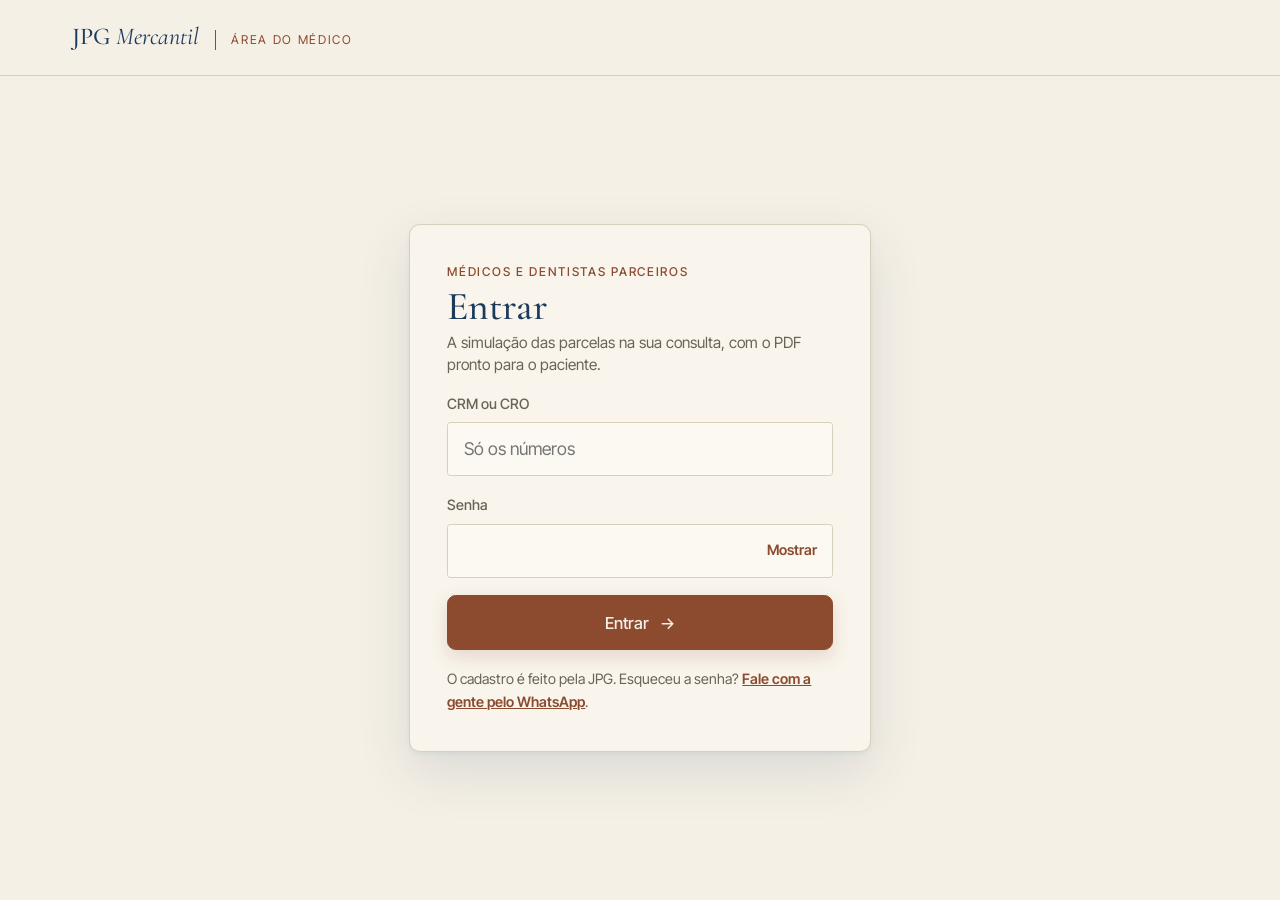
<file: area-do-medico.html>
<!DOCTYPE html><html lang="pt-BR"> <head><meta charset="utf-8"><meta name="viewport" content="width=device-width, initial-scale=1"><title>Área do médico · JPG Mercantil</title><meta name="robots" content="noindex, nofollow"><link rel="icon" type="image/png" href="favicon.png"><link rel="apple-touch-icon" href="apple-touch-icon.png"><link rel="preconnect" href="https://fonts.googleapis.com"><link rel="preconnect" href="https://fonts.gstatic.com" crossorigin><!-- Só os pesos usados: Cormorant 400/500/600 e 300 itálico; Inter Tight 400/500/600. --><link rel="stylesheet" href="https://fonts.googleapis.com/css2?family=Cormorant+Garamond:ital,wght@0,400;0,500;0,600;1,300&family=Inter+Tight:wght@400;500;600&display=swap"><!-- Com a sessão aberta, o formulário de entrar não pisca antes de o painel voltar (o script tira a classe). --><script>try { if (sessionStorage.getItem('jpg.area-medico.v2')) document.documentElement.classList.add('am-voltando'); } catch (e) {}</script><link rel="stylesheet" href="assets/dentistas.cjFb9KIo.css">
<link rel="stylesheet" href="assets/area-do-medico.BiVZpmz0.css"></head> <body class="am"> <header class="am-topo"> <div class="am-topo-wrap"> <div class="am-marca" id="am-marca-jpg"> <a href="index.html" class="am-logo" aria-label="JPG Mercantil, voltar ao site">JPG <em>Mercantil</em></a> <span class="am-rotulo">Área do médico</span> </div> <!-- Depois de entrar: a marca da clínica (a logo enviada pela JPG ou o nome), e a JPG só numa linha pequena --> <div class="am-marca-clinica" id="am-marca-clinica" hidden> <img class="am-clinica-logo" id="am-clinica-logo" alt="" hidden> <span class="am-clinica-nome" id="am-clinica-nome"></span> <span class="am-clinica-jpg" id="am-clinica-jpg">Área do médico · JPG Mercantil</span> </div> <div class="am-sessao" id="am-sessao" hidden> <span class="am-sessao-nome" id="am-sessao-nome"></span> <button type="button" class="am-sair" id="am-sair">Sair</button> </div> </div> </header> <main> <!-- Entrar --> <section class="am-entrar" id="am-entrar"> <form class="caixa am-form-entrar" id="am-form-entrar" novalidate> <div class="am-form-cabeca"> <p class="eyebrow">Médicos e dentistas parceiros</p> <h1 class="am-form-titulo">Entrar</h1> <p class="am-form-texto">A simulação das parcelas na sua consulta, com o PDF pronto para o paciente.</p> </div> <label class="campo"> <span>CRM ou CRO</span> <input name="registro" id="am-registro" inputmode="numeric" autocomplete="username" placeholder="Só os números" required> </label> <label class="campo"> <span>Senha</span> <span class="am-senha"> <input name="senha" id="am-senha" type="password" autocomplete="current-password" required> <button type="button" class="am-ver-senha" id="am-ver-senha" aria-pressed="false">Mostrar</button> </span> </label> <label class="campo" id="am-campo-uf" hidden> <span>Estado do seu registro</span> <select id="am-uf"> <option value="">Escolha</option> <option value="AC">AC</option><option value="AL">AL</option><option value="AM">AM</option><option value="AP">AP</option><option value="BA">BA</option><option value="CE">CE</option><option value="DF">DF</option><option value="ES">ES</option><option value="GO">GO</option><option value="MA">MA</option><option value="MG">MG</option><option value="MS">MS</option><option value="MT">MT</option><option value="PA">PA</option><option value="PB">PB</option><option value="PE">PE</option><option value="PI">PI</option><option value="PR">PR</option><option value="RJ">RJ</option><option value="RN">RN</option><option value="RO">RO</option><option value="RR">RR</option><option value="RS">RS</option><option value="SC">SC</option><option value="SE">SE</option><option value="SP">SP</option><option value="TO">TO</option> </select> </label> <p class="erro" id="am-erro-entrar" role="alert"></p> <button type="submit" class="btn" id="am-botao-entrar">Entrar<span class="seta" aria-hidden="true">&#8594;</span></button> <p class="am-ajuda">O cadastro é feito pela JPG. Esqueceu a senha? <a href="https://wa.me/5534991451135?text=Ol%C3%A1!%20Sou%20parceiro%20da%20JPG%20Mercantil%20e%20preciso%20de%20ajuda%20com%20a%20senha%20da%20%C3%A1rea%20do%20m%C3%A9dico." target="_blank" rel="noopener">Fale com a gente pelo WhatsApp</a>.</p> </form> </section> <p class="am-carregando" id="am-carregando" role="status" hidden>Abrindo a sua área…</p> <!-- Painel, depois de entrar --> <section class="am-painel" id="am-painel" hidden> <div class="am-perfil"> <div class="am-perfil-texto"> <p class="eyebrow" id="am-perfil-area"></p> <h2 class="titulo am-perfil-nome" id="am-nome"></h2> <p class="am-perfil-linha" id="am-perfil-linha"></p> </div> </div> <p class="am-aviso-rede" id="am-aviso-rede" role="status"></p> <div class="am-abas" role="tablist" aria-label="Área do médico"> <button type="button" role="tab" class="am-aba" id="aba-simulacao" aria-controls="painel-simulacao" aria-selected="true">Simulação</button> <button type="button" role="tab" class="am-aba" id="aba-documento" aria-controls="painel-documento" aria-selected="false" tabindex="-1">PDF de simulação</button> <button type="button" role="tab" class="am-aba" id="aba-pacientes" aria-controls="painel-pacientes" aria-selected="false" tabindex="-1">Meus pacientes</button> </div> <!-- Simulação (a principal) --> <div class="am-aba-painel" id="painel-simulacao" role="tabpanel" aria-labelledby="aba-simulacao" tabindex="0"> <div class="am-sim"> <form class="caixa am-sim-form" id="am-sim-form" novalidate> <fieldset class="am-minhas" id="am-minhas" hidden> <legend><span id="am-minhas-titulo">Suas cirurgias</span> <small>· toque para preencher</small></legend> <div class="am-minhas-lista" id="am-minhas-lista"></div> </fieldset> <label class="campo"> <span id="am-rotulo-cirurgia">Cirurgia</span> <input name="cirurgia" id="am-cirurgia" list="am-lista-cirurgias" autocomplete="off" placeholder="Escreva ou escolha" maxlength="80"> <datalist id="am-lista-cirurgias"> <option value="Abdominoplastia"></option><option value="Mamoplastia de aumento"></option><option value="Lipo HD / lipoescultura"></option><option value="Lipo + abdominoplastia"></option><option value="Mastopexia"></option><option value="Mamoplastia redutora"></option><option value="Pós-bariátrica / pós-emagrecimento"></option><option value="Lifting facial / ritidoplastia"></option><option value="Blefaroplastia + cervical/frontoplastia"></option><option value="Gluteoplastia / BBL"></option><option value="Ginecomastia"></option><option value="Implante capilar FUE"></option><option value="Braquioplastia / cruroplastia"></option><option value="Rinoplastia"></option><option value="Rinosseptoplastia"></option><option value="Otoplastia"></option><option value="Lipoaspiração"></option><option value="Lipoenxertia"></option><option value="Lipoenxertia facial"></option><option value="Bichectomia"></option><option value="Mentoplastia"></option><option value="Blefaroplastia superior"></option><option value="Blefaroplastia inferior"></option><option value="Frontoplastia"></option><option value="Cervicoplastia (lifting de pescoço)"></option><option value="Lipoaspiração de papada"></option><option value="Miniabdominoplastia"></option><option value="Correção de diástase abdominal"></option><option value="Explante mamário"></option><option value="Troca de prótese mamária"></option><option value="Reconstrução mamária"></option><option value="Prótese de glúteo"></option><option value="Prótese de panturrilha"></option><option value="Torsoplastia"></option><option value="Ninfoplastia"></option><option value="Correção de cicatriz"></option><option value="Correção de lóbulo de orelha"></option><option value="Alectomia (asa nasal)"></option><option value="Cantopexia"></option><option value="Transplante capilar FUT"></option><option value="Implante de sobrancelha"></option><option value="Implante de barba"></option><option value="Laser CO2 fracionado"></option><option value="Remoção de lesões de pele"></option><option value="Tratamento de cicatriz de acne"></option><option value="Cirurgia refrativa (LASIK/PRK)"></option><option value="Catarata com lente premium"></option><option value="Lente fácica (ICL)"></option><option value="Crosslinking de córnea"></option><option value="Transplante de córnea"></option><option value="Cirurgia de estrabismo"></option><option value="Correção de ptose palpebral"></option><option value="Cirurgia de pterígio"></option><option value="Septoplastia"></option><option value="Cirurgia de cornetos nasais"></option><option value="Perineoplastia"></option><option value="Laser íntimo"></option><option value="Cirurgia de varizes"></option><option value="Varizes a laser"></option><option value="Vasectomia"></option><option value="Postectomia"></option><option value="Cirurgia bariátrica (bypass gástrico)"></option><option value="Gastrectomia vertical (sleeve)"></option> </datalist> <datalist id="am-lista-odonto"> <option value="Implante unitário"></option><option value="Implante com enxerto ósseo"></option><option value="Implantes múltiplos"></option><option value="Enxerto ósseo / levantamento de seio"></option><option value="Protocolo All-on-4 (1 arcada)"></option><option value="Protocolo All-on-6 (1 arcada)"></option><option value="Protocolo duplo (2 arcadas)"></option><option value="Implante zigomático"></option><option value="Reabilitação oral completa"></option><option value="Lente de contato dental"></option><option value="Faceta de porcelana"></option><option value="Faceta de resina"></option><option value="Coroa de zircônia ou porcelana"></option><option value="Prótese fixa (ponte)"></option><option value="Overdenture (prótese sobre implante)"></option><option value="Clareamento dental"></option><option value="Gengivoplastia"></option><option value="Harmonização orofacial"></option><option value="Alinhadores invisíveis"></option><option value="Aparelho ortodôntico fixo"></option><option value="Cirurgia ortognática"></option><option value="Enxerto gengival (recobrimento de raiz)"></option><option value="Tratamento periodontal"></option><option value="Bichectomia"></option> </datalist> </label> <label class="campo"> <span id="am-rotulo-valor">Valor da cirurgia</span> <input name="valor" id="am-valor" inputmode="numeric" autocomplete="off" placeholder="Ex.: 30000"> </label> <fieldset class="am-prazos"> <legend>Em quantas vezes o paciente quer?</legend> <div class="am-chips" id="am-chips"> <button type="button" class="am-chip" data-prazo="4" aria-pressed="false">4x</button><button type="button" class="am-chip" data-prazo="6" aria-pressed="false">6x</button><button type="button" class="am-chip" data-prazo="8" aria-pressed="false">8x</button><button type="button" class="am-chip" data-prazo="10" aria-pressed="false">10x</button><button type="button" class="am-chip" data-prazo="12" aria-pressed="true">12x</button><button type="button" class="am-chip" data-prazo="15" aria-pressed="false">15x</button><button type="button" class="am-chip" data-prazo="18" aria-pressed="false">18x</button><button type="button" class="am-chip" data-prazo="21" aria-pressed="false">21x</button><button type="button" class="am-chip" data-prazo="24" aria-pressed="false">24x</button> </div> </fieldset> <!-- Celular: a parcela aparece logo abaixo dos botões de parcelas, sem precisar rolar (AM-12). --> <p class="am-mini-res" id="am-mini-res" hidden> <span id="am-mini-valor"></span> <button type="button" class="am-mini-ver" id="am-mini-ver" aria-label="Ver todas as opções">Ver tabela <span aria-hidden="true">&#8595;</span></button> </p> <!-- Os campos opcionais ficam depois das parcelas: no celular, valor, parcelas e resultado cabem na primeira tela. --> <label class="campo"> <span>Entrada do paciente <small>(opcional)</small></span> <input name="entrada" id="am-entrada" inputmode="numeric" autocomplete="off" placeholder="Ex.: 5000"> </label> <label class="campo"> <span>Nome do paciente <small>(opcional, vai no PDF)</small></span> <input name="paciente" id="am-paciente" autocomplete="off" maxlength="80"> </label> </form> <div class="am-resultado" id="am-resultado"> <div class="am-res-cartao" id="am-res-cartao"> <p class="am-res-rotulo" id="am-res-rotulo">Preencha a cirurgia e o valor</p> <p class="am-res-valor"><span id="am-res-n">12x</span> de <span id="am-res-parcela">—</span></p> <p class="am-sr" id="am-res-falado" aria-live="polite"></p> <p class="am-sr" id="am-res-aviso" aria-live="polite"></p> <p class="am-res-nota">Simulação de referência. O parcelamento depende da análise dos documentos do paciente.</p> </div> <div class="am-opcoes-caixa"> <p class="am-sub am-opcoes-titulo">Todas as opções de parcela</p> <p class="am-opcoes-vazio" id="am-opcoes-vazio">As parcelas aparecem aqui assim que o valor for preenchido.</p> <table class="am-opcoes" id="am-opcoes-tabela" hidden> <thead><tr><th scope="col">Parcelas</th><th scope="col">Valor de cada parcela</th></tr></thead> <tbody id="am-opcoes"></tbody> </table> </div> <p class="am-gerar-dica" id="am-gerar-dica" hidden>Escreva a cirurgia para gerar o PDF.</p> <button type="button" class="btn am-gerar" id="am-gerar" disabled>
Gerar PDF de simulação<span class="seta" aria-hidden="true">&#8594;</span> </button> <button type="button" class="link am-nova" id="am-nova">Nova simulação (limpar tudo)</button> </div> </div> </div> <!-- PDF de simulação --> <div class="am-aba-painel" id="painel-documento" role="tabpanel" aria-labelledby="aba-documento" tabindex="0" hidden> <div class="am-doc-vazio caixa" id="am-doc-vazio"> <p>Faça uma simulação primeiro, com a cirurgia e o valor. O PDF sai dela, com todas as opções de parcela.</p> <button type="button" class="btn btn-contorno" data-ir-aba="aba-simulacao">Ir para a simulação</button> </div> <div id="am-doc-pronto" hidden> <div class="am-doc-acoes"> <button type="button" class="btn" id="am-imprimir">Salvar em PDF ou imprimir</button> <button type="button" class="btn btn-contorno" id="am-enviar" disabled>Mandar para a secretária</button> <button type="button" class="link" id="am-copiar" disabled>Copiar o link</button> <input class="am-doc-link" id="am-doc-link" readonly hidden aria-label="Link do PDF de simulação"> <p class="am-doc-dica" id="am-doc-dica" role="status">No celular, toque em "Salvar em PDF ou imprimir" e escolha "Salvar como PDF".</p> </div> <div class="am-folha" id="am-doc"></div> </div> </div> <!-- Meus pacientes (fora da abertura, AM2-02) --> <div class="am-aba-painel" id="painel-pacientes" role="tabpanel" aria-labelledby="aba-pacientes" tabindex="0" hidden> <dl class="am-numeros"> <div><dt>Em andamento</dt><dd id="am-n-ativos"></dd></div> <div><dt>Concluídos</dt><dd id="am-n-concluidos"></dd></div> </dl> <ul class="am-pacientes" id="am-pacientes"></ul> <p class="am-pacientes-vazio caixa" id="am-pacientes-vazio" hidden>Nenhum paciente seu está com a JPG ainda. Quando a JPG aprovar um parcelamento, ele aparece aqui.</p> <p class="am-pacientes-nota">Esta lista é atualizada pela JPG. Viu algo errado? <a href="https://wa.me/5534991451135?text=Ol%C3%A1!%20Sou%20parceiro%20da%20JPG%20Mercantil%20e%20quero%20corrigir%20a%20lista%20de%20pacientes%20da%20minha%20%C3%A1rea." target="_blank" rel="noopener">Fale com a gente pelo WhatsApp</a>.</p> </div> </section> </main> <!-- O endereço da página do documento vem deste link, para valer também na cópia publicada (arquivos .html). --> <a href="documento-paciente.html" id="am-link-doc" hidden></a> <script type="module" src="assets/area-do-medico.astro_astro_type_script_index_0_lang.3zhF6p32.js"></script> </body> </html>
</file>
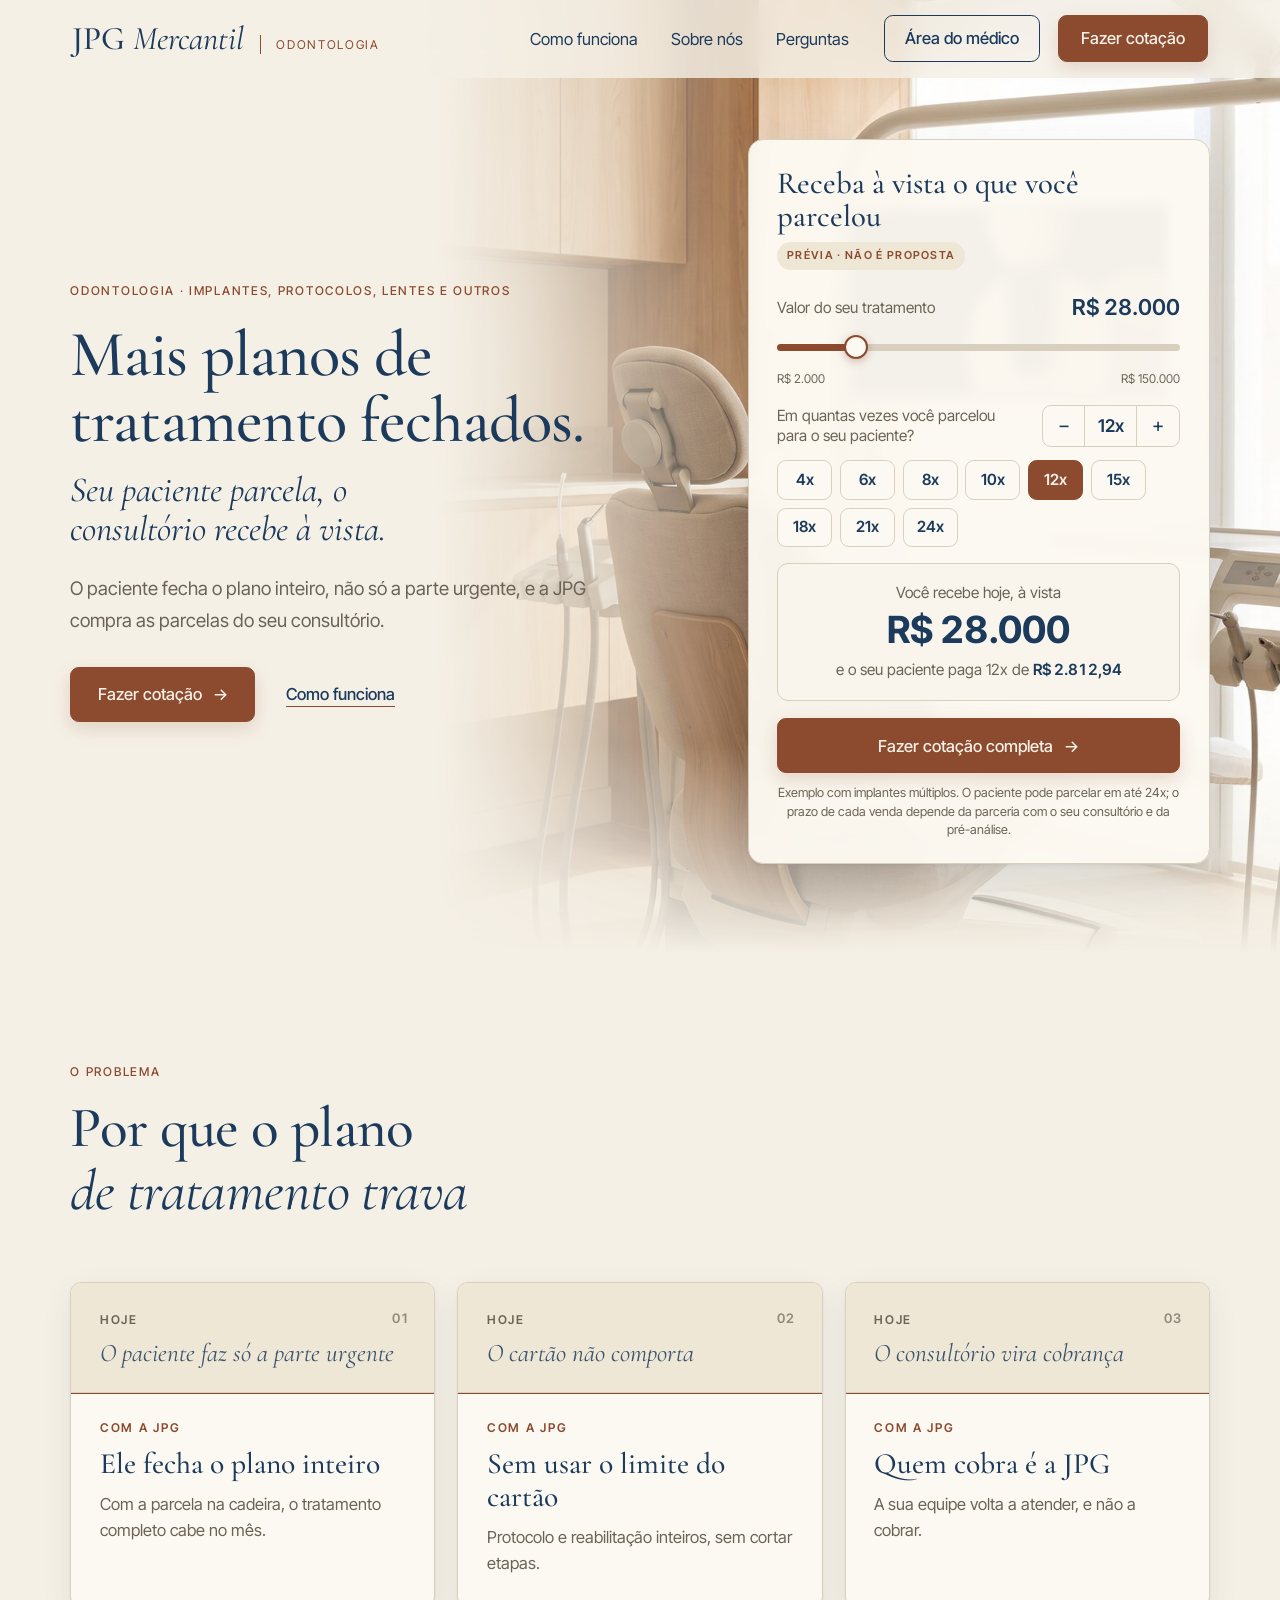
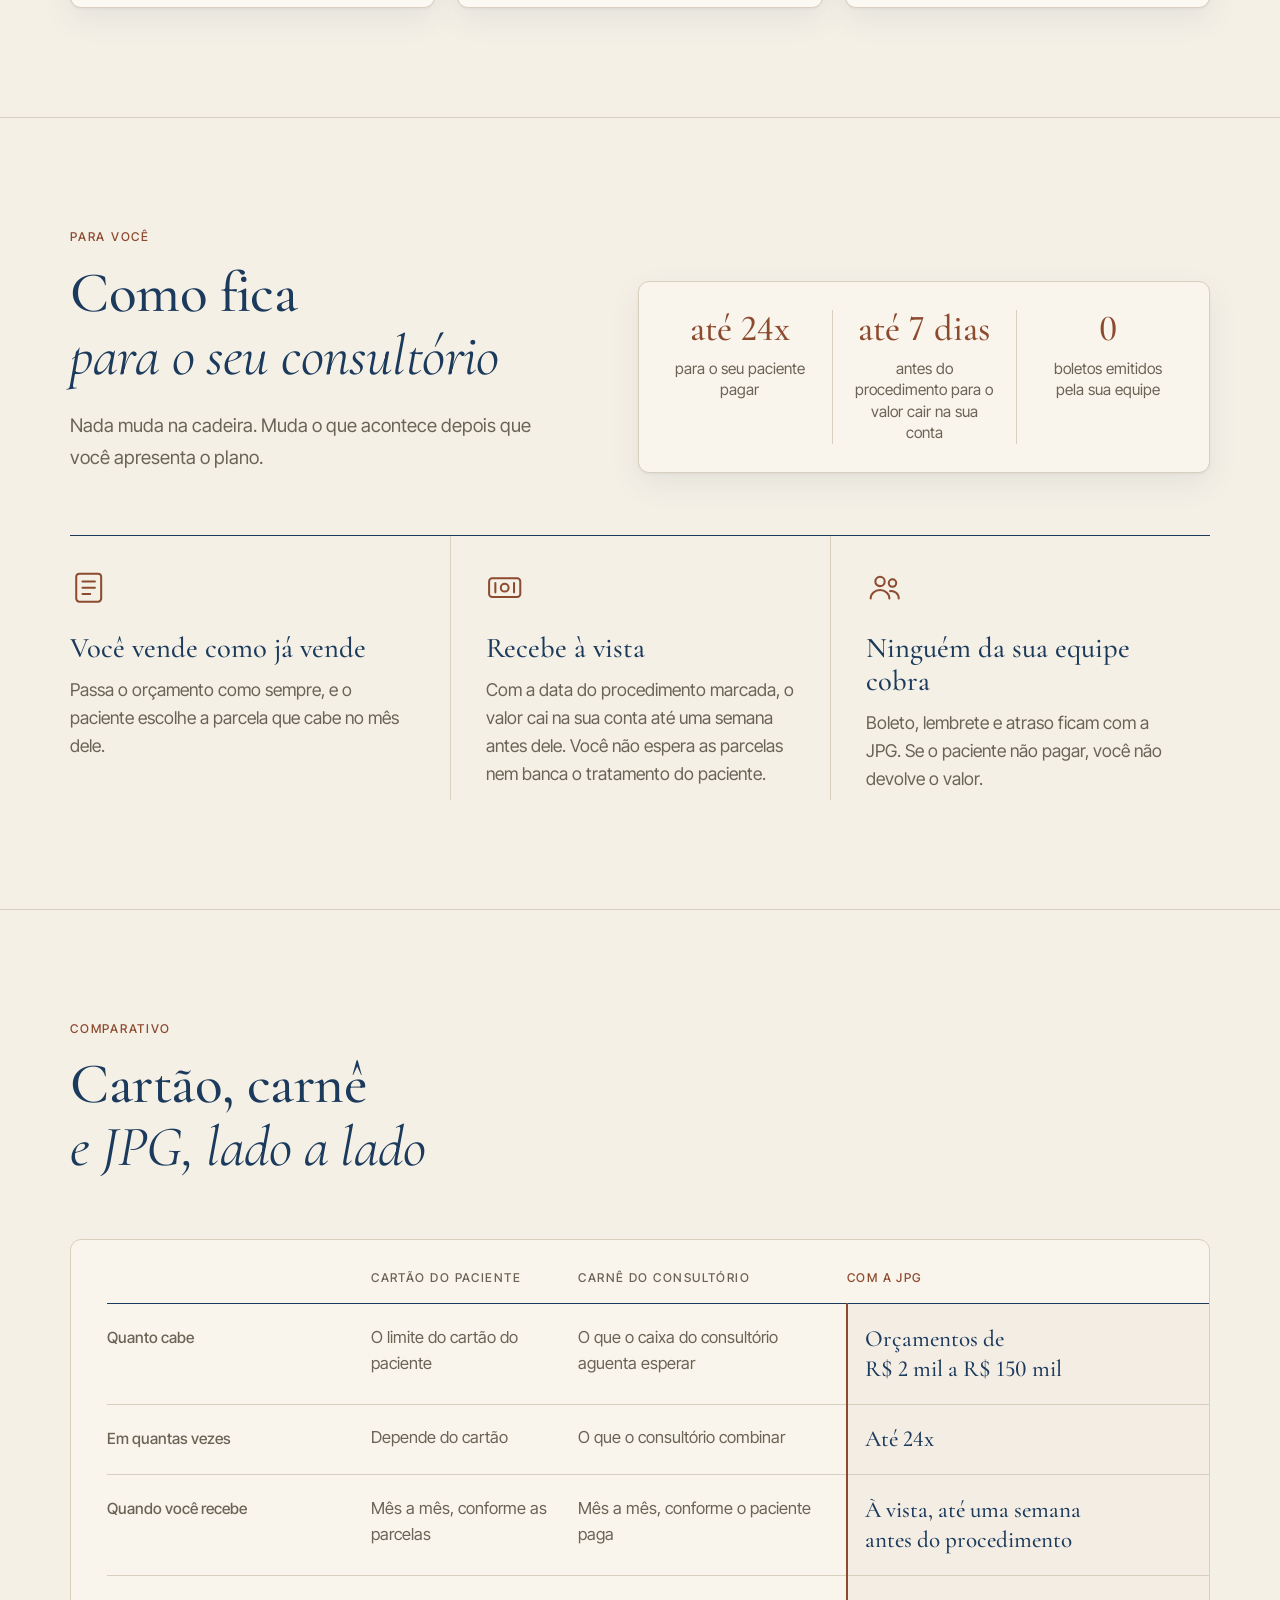
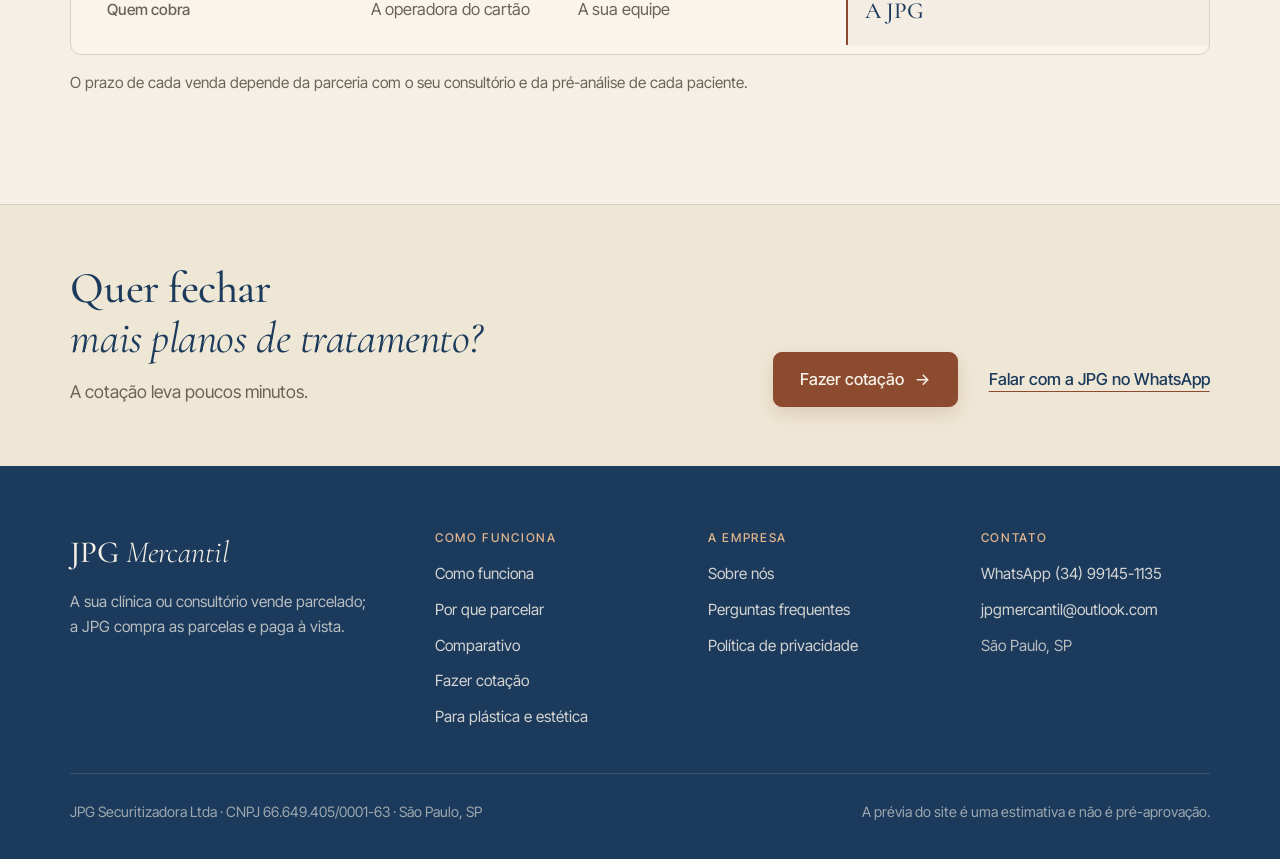
<file: dentistas.html>
<!DOCTYPE html><html lang="pt-BR"> <head><meta charset="utf-8"><meta name="viewport" content="width=device-width, initial-scale=1"><title>JPG Mercantil para dentistas · Seu paciente parcela o tratamento</title><meta name="description" content="O consultório vende o plano de tratamento parcelado e a JPG compra as parcelas. Mais planos fechados, e você recebe à vista."><link rel="icon" type="image/png" href="favicon.png"><link rel="apple-touch-icon" href="apple-touch-icon.png"><link rel="preconnect" href="https://fonts.googleapis.com"><link rel="preconnect" href="https://fonts.gstatic.com" crossorigin><!-- Só os pesos usados: Cormorant 400/500/600 e 300 itálico; Inter Tight 400/500/600. --><link rel="stylesheet" href="https://fonts.googleapis.com/css2?family=Cormorant+Garamond:ital,wght@0,400;0,500;0,600;1,300&family=Inter+Tight:wght@400;500;600&display=swap"><script>document.documentElement.classList.add('js');</script><link rel="stylesheet" href="assets/dentistas.cjFb9KIo.css">
<link rel="stylesheet" href="assets/dentistas.BLoOt-vA.css">
<link rel="stylesheet" href="assets/dentistas.DsExLvgW.css">
<style>.lede[data-astro-cid-huc2lya7]{margin-top:20px}
.fechamento[data-astro-cid-zotfx2v4]{background:var(--papel-2);border-top:1px solid var(--borda);padding:clamp(40px,6vh,64px) clamp(20px,5vw,64px)}.fechamento-wrap[data-astro-cid-zotfx2v4]{display:flex;flex-wrap:wrap;align-items:flex-end;justify-content:space-between;gap:28px 48px}.titulo[data-astro-cid-zotfx2v4]{font-size:clamp(28px,3.2vw,40px);line-height:1.12}p[data-astro-cid-zotfx2v4]{margin-top:14px;color:var(--slate);max-width:52ch}.fechamento-acoes[data-astro-cid-zotfx2v4]{display:flex;flex-wrap:wrap;align-items:center;gap:16px 28px}
</style></head> <body>  <header class="nav" id="nav" data-publico="dentistas" data-astro-cid-5blmo7yk> <div class="nav-wrap" data-astro-cid-5blmo7yk> <div class="nav-marca" data-astro-cid-5blmo7yk> <a href="index.html" class="nav-logo" aria-label="JPG Mercantil, início" data-astro-cid-5blmo7yk>JPG <em data-astro-cid-5blmo7yk>Mercantil</em></a> <span class="nav-area" data-astro-cid-5blmo7yk>Odontologia</span> </div> <nav aria-label="Principal" id="nav-menu" data-astro-cid-5blmo7yk> <ul class="nav-links" data-astro-cid-5blmo7yk> <li data-astro-cid-5blmo7yk><a href="index.html#como-funciona" data-astro-cid-5blmo7yk>Como funciona</a></li><li data-astro-cid-5blmo7yk><a href="sobre.html" data-astro-cid-5blmo7yk>Sobre nós</a></li><li data-astro-cid-5blmo7yk><a href="perguntas.html" data-astro-cid-5blmo7yk>Perguntas</a></li> <li class="nav-so-celular" data-astro-cid-5blmo7yk><a href="area-do-medico.html" data-astro-cid-5blmo7yk>Área do médico</a></li> </ul> </nav> <a href="area-do-medico.html" class="btn btn-contorno nav-medico" data-astro-cid-5blmo7yk>Área do médico</a> <a href="area-do-medico.html" class="nav-medico-icone" aria-label="Área do médico" title="Área do médico" data-astro-cid-5blmo7yk> <svg viewBox="0 0 24 24" width="20" height="20" aria-hidden="true" fill="none" stroke="currentColor" stroke-width="1.6" stroke-linecap="round" data-astro-cid-5blmo7yk> <circle cx="12" cy="8.5" r="3.6" data-astro-cid-5blmo7yk></circle><path d="M5 20c.8-3.7 3.6-5.6 7-5.6s6.2 1.9 7 5.6" data-astro-cid-5blmo7yk></path> </svg> </a> <a href="simulador-dentistas.html" class="btn nav-cta" data-astro-cid-5blmo7yk>Fazer cotação</a> <button type="button" class="nav-botao" id="nav-botao" aria-expanded="false" aria-controls="nav-menu" data-astro-cid-5blmo7yk> <span class="sr" data-astro-cid-5blmo7yk>Abrir menu</span> <span class="traco" aria-hidden="true" data-astro-cid-5blmo7yk></span> </button> </div> </header> <!-- Antes de qualquer cotação fora da landing de um público: médico ou dentista? --> <dialog class="escolha-area" id="escolha-area" aria-labelledby="escolha-area-titulo" data-astro-cid-5blmo7yk> <div class="escolha-area-corpo" data-astro-cid-5blmo7yk> <div class="escolha-area-topo" data-astro-cid-5blmo7yk> <div data-astro-cid-5blmo7yk> <p class="escolha-area-eyebrow" data-astro-cid-5blmo7yk>Fazer uma cotação</p> <h2 class="escolha-area-titulo" id="escolha-area-titulo" data-astro-cid-5blmo7yk>Você é <em data-astro-cid-5blmo7yk>médico</em> ou <em data-astro-cid-5blmo7yk>dentista?</em></h2> </div> <button type="button" class="escolha-area-fechar" data-fechar-escolha aria-label="Fechar" data-astro-cid-5blmo7yk>&times;</button> </div> <div class="escolha-area-opcoes" data-astro-cid-5blmo7yk> <a href="simulador.html" class="escolha-area-opcao" data-astro-cid-5blmo7yk> <img src="img/v10/porta-estetica.jpg" alt="" width="640" height="427" loading="lazy" data-astro-cid-5blmo7yk> <span class="escolha-area-rotulo" data-astro-cid-5blmo7yk>Plástica e estética <span class="escolha-area-seta" aria-hidden="true" data-astro-cid-5blmo7yk>&#8594;</span></span> <span class="escolha-area-texto" data-astro-cid-5blmo7yk>Cirurgias, dermatologia e outros. Cadastro com CRM.</span> </a> <a href="simulador-dentistas.html" class="escolha-area-opcao" data-astro-cid-5blmo7yk> <img src="img/v10/porta-odonto.jpg" alt="" width="640" height="427" loading="lazy" data-astro-cid-5blmo7yk> <span class="escolha-area-rotulo" data-astro-cid-5blmo7yk>Odontologia <span class="escolha-area-seta" aria-hidden="true" data-astro-cid-5blmo7yk>&#8594;</span></span> <span class="escolha-area-texto" data-astro-cid-5blmo7yk>Implantes, protocolos, lentes e outros. Cadastro com CRO.</span> </a> </div> </div> </dialog> <script type="module">const d="jpg.publico.v1",l=document.getElementById("nav")?.dataset.publico;try{l&&localStorage.setItem(d,l);const e=l?null:localStorage.getItem(d);if(e==="medicos"||e==="dentistas"){const t=e==="medicos"?"waMedicos":"waDentistas";document.querySelectorAll("a[data-wa-medicos]").forEach(n=>{n.dataset[t]&&(n.href=n.dataset[t])})}}catch{}const o=document.getElementById("nav"),i=()=>o?.classList.toggle("rolado",window.scrollY>24);i();window.addEventListener("scroll",i,{passive:!0});const s=document.getElementById("nav-botao"),r=s?.querySelector(".sr"),c=e=>{o?.classList.toggle("aberto",e),s?.setAttribute("aria-expanded",String(e)),r&&(r.textContent=e?"Fechar menu":"Abrir menu")};s?.addEventListener("click",()=>c(!o?.classList.contains("aberto")));o?.querySelectorAll(".nav-links a").forEach(e=>e.addEventListener("click",()=>c(!1)));document.addEventListener("keydown",e=>{e.key==="Escape"&&o?.classList.contains("aberto")&&(c(!1),s?.focus())});const a=document.getElementById("escolha-area");document.addEventListener("click",e=>{!a||!e.target.closest("[data-escolher-area]")||(c(!1),a.showModal())});a?.addEventListener("click",e=>{const t=e.target;(t===a||t.closest("[data-fechar-escolha]"))&&a.close()});</script>  <main data-astro-cid-wa6wv4kj> <section class="hero" id="inicio" data-astro-cid-bbe6dxrz> <div class="hero-foto" aria-hidden="true" data-astro-cid-bbe6dxrz> <img src="img/v10/hero-odonto.jpg" alt="" width="2200" height="1238" style="object-position: 100% center" fetchpriority="high" decoding="async" data-astro-cid-bbe6dxrz> </div> <div class="wrap hero-grid" data-astro-cid-bbe6dxrz> <div class="hero-texto" data-astro-cid-bbe6dxrz> <p class="eyebrow reveal" data-astro-cid-bbe6dxrz>Odontologia · implantes, protocolos, lentes e outros</p> <h1 class="hero-titulo reveal rd1" data-astro-cid-bbe6dxrz>Mais planos de tratamento fechados.</h1> <p class="hero-destaque reveal rd2" data-astro-cid-bbe6dxrz>Seu paciente parcela, o consultório recebe à vista.</p> <p class="lede hero-lede reveal rd3" data-astro-cid-bbe6dxrz>O paciente fecha o plano inteiro, não só a parte urgente, e a JPG compra as parcelas do seu consultório.</p> <div class="hero-acoes reveal rd4" data-astro-cid-bbe6dxrz> <a href="simulador-dentistas.html" class="btn" data-astro-cid-bbe6dxrz>Fazer cotação<span class="seta" aria-hidden="true" data-astro-cid-bbe6dxrz>&#8594;</span></a> <a href="index.html#como-funciona" class="link" data-astro-cid-bbe6dxrz>Como funciona</a> </div> </div> <div class="hero-previa reveal rd2" data-astro-cid-bbe6dxrz> <div class="previa" data-previa="dentistas"> <div class="previa-topo"> <h2 class="previa-titulo">Receba à vista o que você parcelou</h2> <span class="previa-selo">Prévia · não é proposta</span> </div> <div class="previa-linha"> <label for="previa-valor-dentistas" class="previa-rotulo">Valor do seu tratamento</label> <output class="previa-valor" for="previa-valor-dentistas" data-valor>R$ 28.000</output> </div> <input id="previa-valor-dentistas" class="previa-range" type="range" min="2000" max="150000" step="500" value="28000" aria-describedby="previa-nota-dentistas"> <div class="previa-escala" aria-hidden="true"><span>R$ 2.000</span><span>R$ 150.000</span></div> <div class="previa-linha"> <span class="previa-rotulo" id="previa-vezes-dentistas">Em quantas vezes você parcelou para o seu paciente?</span> <div class="previa-passo" role="group" aria-labelledby="previa-vezes-dentistas"> <button type="button" data-menos aria-label="Menos parcelas">−</button> <output data-vezes>12x</output> <button type="button" data-mais aria-label="Mais parcelas">+</button> </div> </div> <div class="previa-prazos" role="group" aria-label="Prazos"> <button type="button" class="previa-prazo" data-prazo="4" aria-pressed="false"> 4x
</button><button type="button" class="previa-prazo" data-prazo="6" aria-pressed="false"> 6x
</button><button type="button" class="previa-prazo" data-prazo="8" aria-pressed="false"> 8x
</button><button type="button" class="previa-prazo" data-prazo="10" aria-pressed="false"> 10x
</button><button type="button" class="previa-prazo" data-prazo="12" aria-pressed="false"> 12x
</button><button type="button" class="previa-prazo" data-prazo="15" aria-pressed="false"> 15x
</button><button type="button" class="previa-prazo" data-prazo="18" aria-pressed="false"> 18x
</button><button type="button" class="previa-prazo" data-prazo="21" aria-pressed="false"> 21x
</button><button type="button" class="previa-prazo" data-prazo="24" aria-pressed="false"> 24x
</button> </div> <div class="previa-resultado" aria-live="polite"> <p class="previa-paga">Você recebe hoje, à vista</p> <p class="previa-parcela"><strong data-avista>R$ 28.000</strong></p> <p class="previa-recebe" data-recebe>e o seu paciente paga <span data-n>12x</span> de <strong data-parcela>—</strong></p> <p class="previa-analise" data-analise hidden>Neste valor, a condição é montada caso a caso pela nossa equipe.</p> </div> <a href="simulador-dentistas.html" class="btn previa-botao">Fazer cotação completa<span class="seta" aria-hidden="true">&#8594;</span></a> <p class="previa-nota" id="previa-nota-dentistas">Exemplo com implantes múltiplos. O paciente pode parcelar em até 24x; o prazo de cada venda depende da parceria com o seu consultório e da pré-análise.</p> </div> <script type="module" src="assets/Previa.astro_astro_type_script_index_0_lang.B2vmUJ6_.js"></script> </div> </div> </section>  <section class="sec" id="por-que" data-astro-cid-aob3xwpa> <div class="wrap" data-astro-cid-aob3xwpa> <div class="topo" data-astro-cid-aob3xwpa> <div class="reveal" data-astro-cid-huc2lya7> <p class="eyebrow" data-astro-cid-huc2lya7>O problema</p> <h2 class="titulo" data-astro-cid-huc2lya7="true">Por que o plano<br data-astro-cid-huc2lya7><em data-astro-cid-huc2lya7>de tratamento trava</em></h2>  </div>  </div> <ol class="pares" data-astro-cid-aob3xwpa> <li class="par reveal rd1" data-astro-cid-aob3xwpa> <div class="par-hoje" data-astro-cid-aob3xwpa> <span class="par-n" data-astro-cid-aob3xwpa>01</span> <p class="par-rotulo" data-astro-cid-aob3xwpa>Hoje</p> <p class="par-problema" data-astro-cid-aob3xwpa>O paciente faz só a parte urgente</p> </div> <div class="par-jpg" data-astro-cid-aob3xwpa> <p class="par-rotulo par-rotulo-jpg" data-astro-cid-aob3xwpa>Com a JPG</p> <p class="par-solucao" data-astro-cid-aob3xwpa>Ele fecha o plano inteiro</p> <p class="par-texto" data-astro-cid-aob3xwpa>Com a parcela na cadeira, o tratamento completo cabe no mês.</p> </div> </li><li class="par reveal rd2" data-astro-cid-aob3xwpa> <div class="par-hoje" data-astro-cid-aob3xwpa> <span class="par-n" data-astro-cid-aob3xwpa>02</span> <p class="par-rotulo" data-astro-cid-aob3xwpa>Hoje</p> <p class="par-problema" data-astro-cid-aob3xwpa>O cartão não comporta</p> </div> <div class="par-jpg" data-astro-cid-aob3xwpa> <p class="par-rotulo par-rotulo-jpg" data-astro-cid-aob3xwpa>Com a JPG</p> <p class="par-solucao" data-astro-cid-aob3xwpa>Sem usar o limite do cartão</p> <p class="par-texto" data-astro-cid-aob3xwpa>Protocolo e reabilitação inteiros, sem cortar etapas.</p> </div> </li><li class="par reveal rd3" data-astro-cid-aob3xwpa> <div class="par-hoje" data-astro-cid-aob3xwpa> <span class="par-n" data-astro-cid-aob3xwpa>03</span> <p class="par-rotulo" data-astro-cid-aob3xwpa>Hoje</p> <p class="par-problema" data-astro-cid-aob3xwpa>O consultório vira cobrança</p> </div> <div class="par-jpg" data-astro-cid-aob3xwpa> <p class="par-rotulo par-rotulo-jpg" data-astro-cid-aob3xwpa>Com a JPG</p> <p class="par-solucao" data-astro-cid-aob3xwpa>Quem cobra é a JPG</p> <p class="par-texto" data-astro-cid-aob3xwpa>A sua equipe volta a atender, e não a cobrar.</p> </div> </li> </ol> </div> </section>  <section class="sec" id="como-fica" data-astro-cid-c5gawl66> <div class="wrap" data-astro-cid-c5gawl66> <div class="fica-topo" data-astro-cid-c5gawl66> <div class="reveal" data-astro-cid-huc2lya7> <p class="eyebrow" data-astro-cid-huc2lya7>Para você</p> <h2 class="titulo" data-astro-cid-huc2lya7="true">Como fica<br data-astro-cid-huc2lya7><em data-astro-cid-huc2lya7>para o seu consultório</em></h2> <p class="lede" data-astro-cid-huc2lya7>Nada muda na cadeira. Muda o que acontece depois que você apresenta o plano.</p> </div>  <dl class="fica-numeros caixa reveal rd2" data-astro-cid-c5gawl66> <div data-astro-cid-c5gawl66> <dt data-astro-cid-c5gawl66>até 24x</dt> <dd data-astro-cid-c5gawl66>para o seu paciente pagar</dd> </div><div data-astro-cid-c5gawl66> <dt data-astro-cid-c5gawl66>até 7 dias</dt> <dd data-astro-cid-c5gawl66>antes do procedimento para o valor cair na sua conta</dd> </div><div data-astro-cid-c5gawl66> <dt data-astro-cid-c5gawl66>0</dt> <dd data-astro-cid-c5gawl66>boletos emitidos pela sua equipe</dd> </div> </dl> </div> <ol class="fica-lista" data-astro-cid-c5gawl66> <li class="reveal rd1" data-astro-cid-c5gawl66> <span class="fica-marca" aria-hidden="true" data-astro-cid-c5gawl66> <svg viewBox="0 0 24 24" data-astro-cid-c5gawl66><rect x="4" y="3" width="16" height="18" rx="2"/><path d="M8 8h8M8 12h8M8 16h5"/></svg> </span> <h3 data-astro-cid-c5gawl66>Você vende como já vende</h3> <p data-astro-cid-c5gawl66>Passa o orçamento como sempre, e o paciente escolhe a parcela que cabe no mês dele.</p> </li><li class="reveal rd2" data-astro-cid-c5gawl66> <span class="fica-marca" aria-hidden="true" data-astro-cid-c5gawl66> <svg viewBox="0 0 24 24" data-astro-cid-c5gawl66><rect x="2" y="6" width="20" height="12" rx="2"/><circle cx="12" cy="12" r="2.5"/><path d="M6 9v6M18 9v6"/></svg> </span> <h3 data-astro-cid-c5gawl66>Recebe à vista</h3> <p data-astro-cid-c5gawl66>Com a data do procedimento marcada, o valor cai na sua conta até uma semana antes dele. Você não espera as parcelas nem banca o tratamento do paciente.</p> </li><li class="reveal rd3" data-astro-cid-c5gawl66> <span class="fica-marca" aria-hidden="true" data-astro-cid-c5gawl66> <svg viewBox="0 0 24 24" data-astro-cid-c5gawl66><circle cx="9" cy="8" r="3"/><circle cx="17" cy="9" r="2.4"/><path d="M3 19c0-3.3 2.7-5.5 6-5.5s6 2.2 6 5.5"/><path d="M15.5 14.2c2.9-.3 5.5 1.6 5.5 4.8"/></svg> </span> <h3 data-astro-cid-c5gawl66>Ninguém da sua equipe cobra</h3> <p data-astro-cid-c5gawl66>Boleto, lembrete e atraso ficam com a JPG. Se o paciente não pagar, você não devolve o valor.</p> </li> </ol> </div> </section>  <section class="sec" id="comparativo" data-astro-cid-sjh5edtt> <div class="wrap" data-astro-cid-sjh5edtt> <div class="topo" data-astro-cid-sjh5edtt> <div class="reveal" data-astro-cid-huc2lya7> <p class="eyebrow" data-astro-cid-huc2lya7>Comparativo</p> <h2 class="titulo" data-astro-cid-huc2lya7="true">Cartão, carnê<br data-astro-cid-huc2lya7><em data-astro-cid-huc2lya7>e JPG, lado a lado</em></h2>  </div>  </div> <div class="tabela caixa reveal rd1" data-astro-cid-sjh5edtt> <table data-astro-cid-sjh5edtt> <thead data-astro-cid-sjh5edtt> <tr data-astro-cid-sjh5edtt> <th scope="col" data-astro-cid-sjh5edtt><span class="sr" data-astro-cid-sjh5edtt>Critério</span></th> <th scope="col" data-astro-cid-sjh5edtt>Cartão do paciente</th><th scope="col" data-astro-cid-sjh5edtt>Carnê do consultório</th> <th scope="col" class="jpg" data-astro-cid-sjh5edtt>Com a JPG</th> </tr> </thead> <tbody data-astro-cid-sjh5edtt> <tr data-astro-cid-sjh5edtt> <th scope="row" data-astro-cid-sjh5edtt>Quanto cabe</th> <td data-label="Cartão do paciente" data-astro-cid-sjh5edtt>O limite do cartão do paciente</td><td data-label="Carnê do consultório" data-astro-cid-sjh5edtt>O que o caixa do consultório aguenta esperar</td><td data-label="Com a JPG" class="jpg" data-astro-cid-sjh5edtt>Orçamentos de R$ 2 mil a R$ 150 mil</td> </tr><tr data-astro-cid-sjh5edtt> <th scope="row" data-astro-cid-sjh5edtt>Em quantas vezes</th> <td data-label="Cartão do paciente" data-astro-cid-sjh5edtt>Depende do cartão</td><td data-label="Carnê do consultório" data-astro-cid-sjh5edtt>O que o consultório combinar</td><td data-label="Com a JPG" class="jpg" data-astro-cid-sjh5edtt>Até 24x</td> </tr><tr data-astro-cid-sjh5edtt> <th scope="row" data-astro-cid-sjh5edtt>Quando você recebe</th> <td data-label="Cartão do paciente" data-astro-cid-sjh5edtt>Mês a mês, conforme as parcelas</td><td data-label="Carnê do consultório" data-astro-cid-sjh5edtt>Mês a mês, conforme o paciente paga</td><td data-label="Com a JPG" class="jpg" data-astro-cid-sjh5edtt>À vista, até uma semana antes do procedimento</td> </tr><tr data-astro-cid-sjh5edtt> <th scope="row" data-astro-cid-sjh5edtt>Quem cobra</th> <td data-label="Cartão do paciente" data-astro-cid-sjh5edtt>A operadora do cartão</td><td data-label="Carnê do consultório" data-astro-cid-sjh5edtt>A sua equipe</td><td data-label="Com a JPG" class="jpg" data-astro-cid-sjh5edtt>A JPG</td> </tr> </tbody> </table> </div> <p class="tabela-nota reveal rd2" data-astro-cid-sjh5edtt>O prazo de cada venda depende da parceria com o seu consultório e da pré-análise de cada paciente.</p> </div> </section>  </main> <section class="fechamento" data-astro-cid-zotfx2v4> <div class="wrap fechamento-wrap reveal" data-astro-cid-zotfx2v4> <div data-astro-cid-zotfx2v4> <h2 class="titulo" data-astro-cid-zotfx2v4>Quer fechar<br data-astro-cid-zotfx2v4><em data-astro-cid-zotfx2v4>mais planos de tratamento?</em></h2> <p data-astro-cid-zotfx2v4>A cotação leva poucos minutos.</p> </div> <div class="fechamento-acoes" data-astro-cid-zotfx2v4> <!-- Antes da cotação, a pessoa escolhe se é médico ou dentista (janela no Navbar, V8-05). --> <a href="simulador-dentistas.html" class="btn" data-astro-cid-zotfx2v4>Fazer cotação<span class="seta" aria-hidden="true" data-astro-cid-zotfx2v4>&#8594;</span></a> <a href="https://wa.me/5534991451135?text=Ol%C3%A1!%20Vim%20pelo%20site%20da%20JPG%20Mercantil%20e%20quero%20entender%20como%20a%20JPG%20funciona%20para%20a%20minha%20cl%C3%ADnica." data-wa-medicos="https://wa.me/5534991451135?text=Ol%C3%A1!%20Vim%20pelo%20site%20da%20JPG%20Mercantil.%20Sou%20m%C3%A9dico%20e%20quero%20entender%20como%20a%20JPG%20funciona%20para%20a%20minha%20cl%C3%ADnica." data-wa-dentistas="https://wa.me/5534991451135?text=Ol%C3%A1!%20Vim%20pelo%20site%20da%20JPG%20Mercantil.%20Sou%20dentista%20e%20quero%20entender%20como%20a%20JPG%20funciona%20para%20o%20meu%20consult%C3%B3rio." class="link" target="_blank" rel="noopener" data-astro-cid-zotfx2v4>Falar com a JPG no WhatsApp</a> </div> </div> </section>  <footer class="rodape" data-astro-cid-wamvvw7j> <div class="wrap" data-astro-cid-wamvvw7j> <div class="rodape-grade" data-astro-cid-wamvvw7j> <div class="rodape-marca" data-astro-cid-wamvvw7j> <a href="index.html" class="rodape-logo" data-astro-cid-wamvvw7j>JPG <em data-astro-cid-wamvvw7j>Mercantil</em></a> <p data-astro-cid-wamvvw7j>A sua clínica ou consultório vende parcelado; a JPG compra as parcelas e paga à vista.</p> </div> <nav aria-label="Como funciona" data-astro-cid-wamvvw7j> <p class="rodape-titulo" data-astro-cid-wamvvw7j>Como funciona</p> <ul data-astro-cid-wamvvw7j><li data-astro-cid-wamvvw7j><a href="index.html#como-funciona" data-astro-cid-wamvvw7j>Como funciona</a></li><li data-astro-cid-wamvvw7j><a href="dentistas.html#por-que" data-astro-cid-wamvvw7j>Por que parcelar</a></li><li data-astro-cid-wamvvw7j><a href="dentistas.html#comparativo" data-astro-cid-wamvvw7j>Comparativo</a></li><li data-astro-cid-wamvvw7j><a href="simulador-dentistas.html" data-astro-cid-wamvvw7j>Fazer cotação</a></li><li data-astro-cid-wamvvw7j><a href="medicos.html" data-astro-cid-wamvvw7j>Para plástica e estética</a></li></ul> </nav> <nav aria-label="A empresa" data-astro-cid-wamvvw7j> <p class="rodape-titulo" data-astro-cid-wamvvw7j>A empresa</p> <ul data-astro-cid-wamvvw7j><li data-astro-cid-wamvvw7j><a href="sobre.html" data-astro-cid-wamvvw7j>Sobre nós</a></li><li data-astro-cid-wamvvw7j><a href="perguntas.html" data-astro-cid-wamvvw7j>Perguntas frequentes</a></li><li data-astro-cid-wamvvw7j><a href="privacidade.html" data-astro-cid-wamvvw7j>Política de privacidade</a></li></ul> </nav> <div data-astro-cid-wamvvw7j> <p class="rodape-titulo" data-astro-cid-wamvvw7j>Contato</p> <ul data-astro-cid-wamvvw7j> <li data-astro-cid-wamvvw7j><a href="https://wa.me/5534991451135?text=Ol%C3%A1!%20Vim%20pelo%20site%20da%20JPG%20Mercantil.%20Sou%20dentista%20e%20quero%20entender%20como%20a%20JPG%20funciona%20para%20o%20meu%20consult%C3%B3rio." class="astro-wamvvw7j" target="_blank" rel="noopener" data-astro-cid-wamvvw7j>WhatsApp (34) 99145-1135</a></li> <li data-astro-cid-wamvvw7j><a href="mailto:jpgmercantil@outlook.com" data-astro-cid-wamvvw7j>jpgmercantil@outlook.com</a></li> <li data-astro-cid-wamvvw7j>São Paulo, SP</li> </ul> </div> </div> <div class="rodape-base" data-astro-cid-wamvvw7j> <p data-astro-cid-wamvvw7j>JPG Securitizadora Ltda · CNPJ 66.649.405/0001-63 · São Paulo, SP</p> <p data-astro-cid-wamvvw7j>A prévia do site é uma estimativa e não é pré-aprovação.</p> </div> </div> </footer>   <a href="simulador-dentistas.html" class="btn cta-flutuante" id="cta-flutuante" data-astro-cid-wa6wv4kj>Fazer cotação<span class="seta" aria-hidden="true" data-astro-cid-wa6wv4kj>&#8594;</span></a>  <script type="module">const r=document.querySelectorAll(".reveal");if("IntersectionObserver"in window){const e=new IntersectionObserver(n=>{for(const t of n)t.isIntersecting&&(t.target.classList.add("in"),e.unobserve(t.target))},{rootMargin:"0px 0px -8% 0px"});r.forEach(n=>e.observe(n))}else r.forEach(e=>e.classList.add("in"));</script> </body> </html> <script type="module">const e=document.querySelector(".previa"),t=document.getElementById("cta-flutuante");e&&t&&"IntersectionObserver"in window&&new IntersectionObserver(([n])=>t.classList.toggle("escondido",n.isIntersecting)).observe(e);</script>
</file>
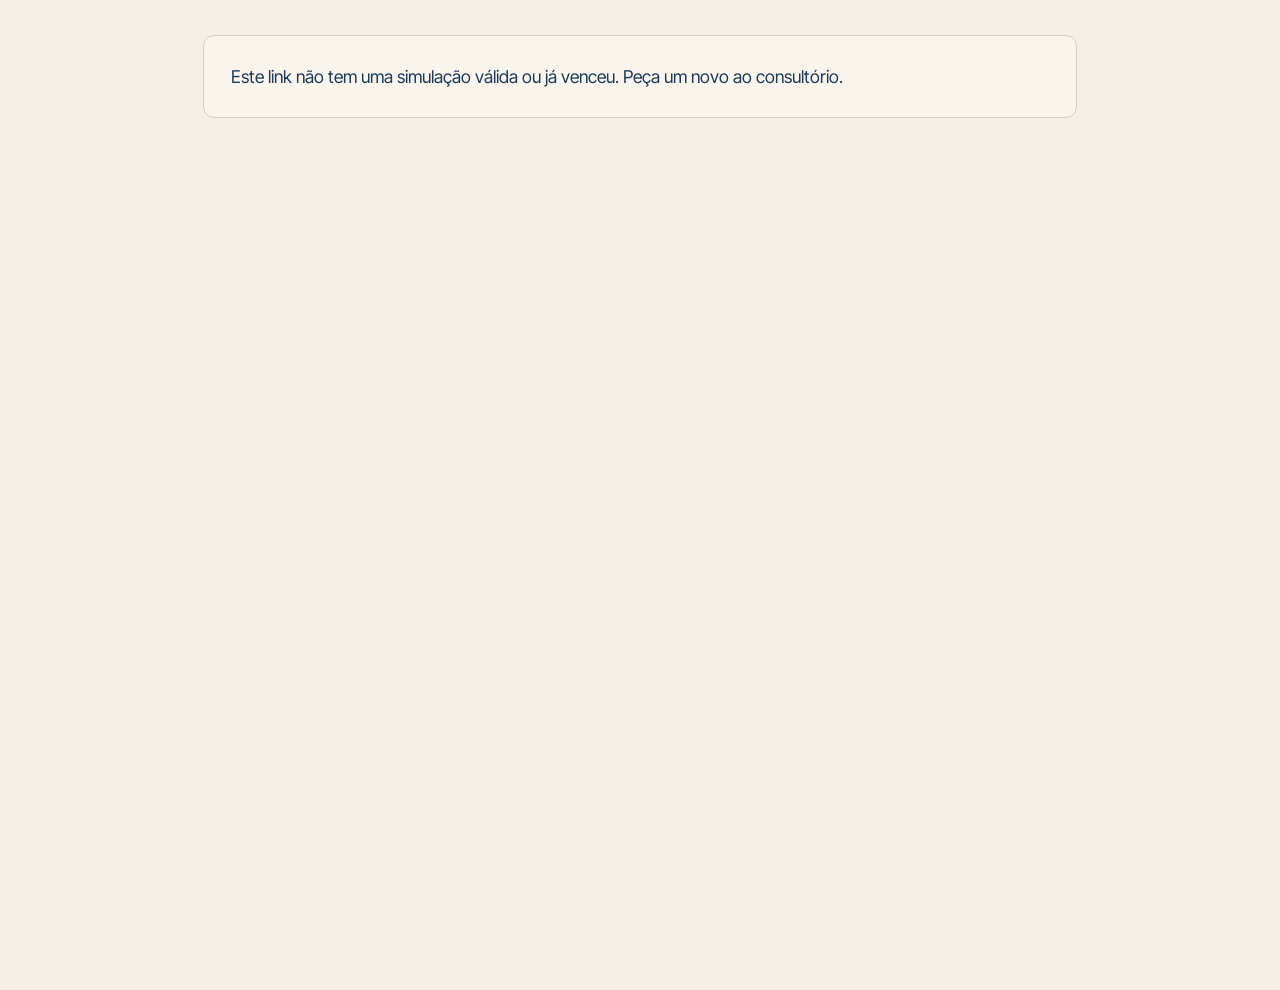
<file: documento-paciente.html>
<!DOCTYPE html><html lang="pt-BR"> <head><meta charset="utf-8"><meta name="viewport" content="width=device-width, initial-scale=1"><title>Simulação de parcelamento</title><meta name="robots" content="noindex, nofollow"><link rel="icon" href="data:,"><link rel="preconnect" href="https://fonts.googleapis.com"><link rel="preconnect" href="https://fonts.gstatic.com" crossorigin><!-- Só os pesos usados: Cormorant 400/500/600 e 300 itálico; Inter Tight 400/500/600. --><link rel="stylesheet" href="https://fonts.googleapis.com/css2?family=Cormorant+Garamond:ital,wght@0,400;0,500;0,600;1,300&family=Inter+Tight:wght@400;500;600&display=swap"><link rel="stylesheet" href="assets/dentistas.cjFb9KIo.css">
<link rel="stylesheet" href="assets/area-do-medico.BiVZpmz0.css"></head> <body class="am am-so-documento"> <main class="am-doc-pagina"> <h1 class="am-sr">Simulação de parcelamento</h1> <p class="am-carregando" id="doc-carregando" role="status">Abrindo a simulação…</p> <div class="am-doc-acoes" id="doc-acoes" hidden> <button type="button" class="btn" id="doc-imprimir">Salvar em PDF ou imprimir</button> <p class="am-doc-dica" id="doc-dica">Simulação enviada pelo consultório. No celular, escolha "Salvar como PDF" na janela de impressão.</p> </div> <div class="am-folha" id="doc-folha"></div> <p class="am-doc-invalido caixa" id="doc-invalido" hidden>Este link não tem uma simulação válida. Peça um novo ao médico.</p> </main> <script type="module" src="assets/documento-paciente.astro_astro_type_script_index_0_lang.CSfy2_jj.js"></script> </body> </html>
</file>
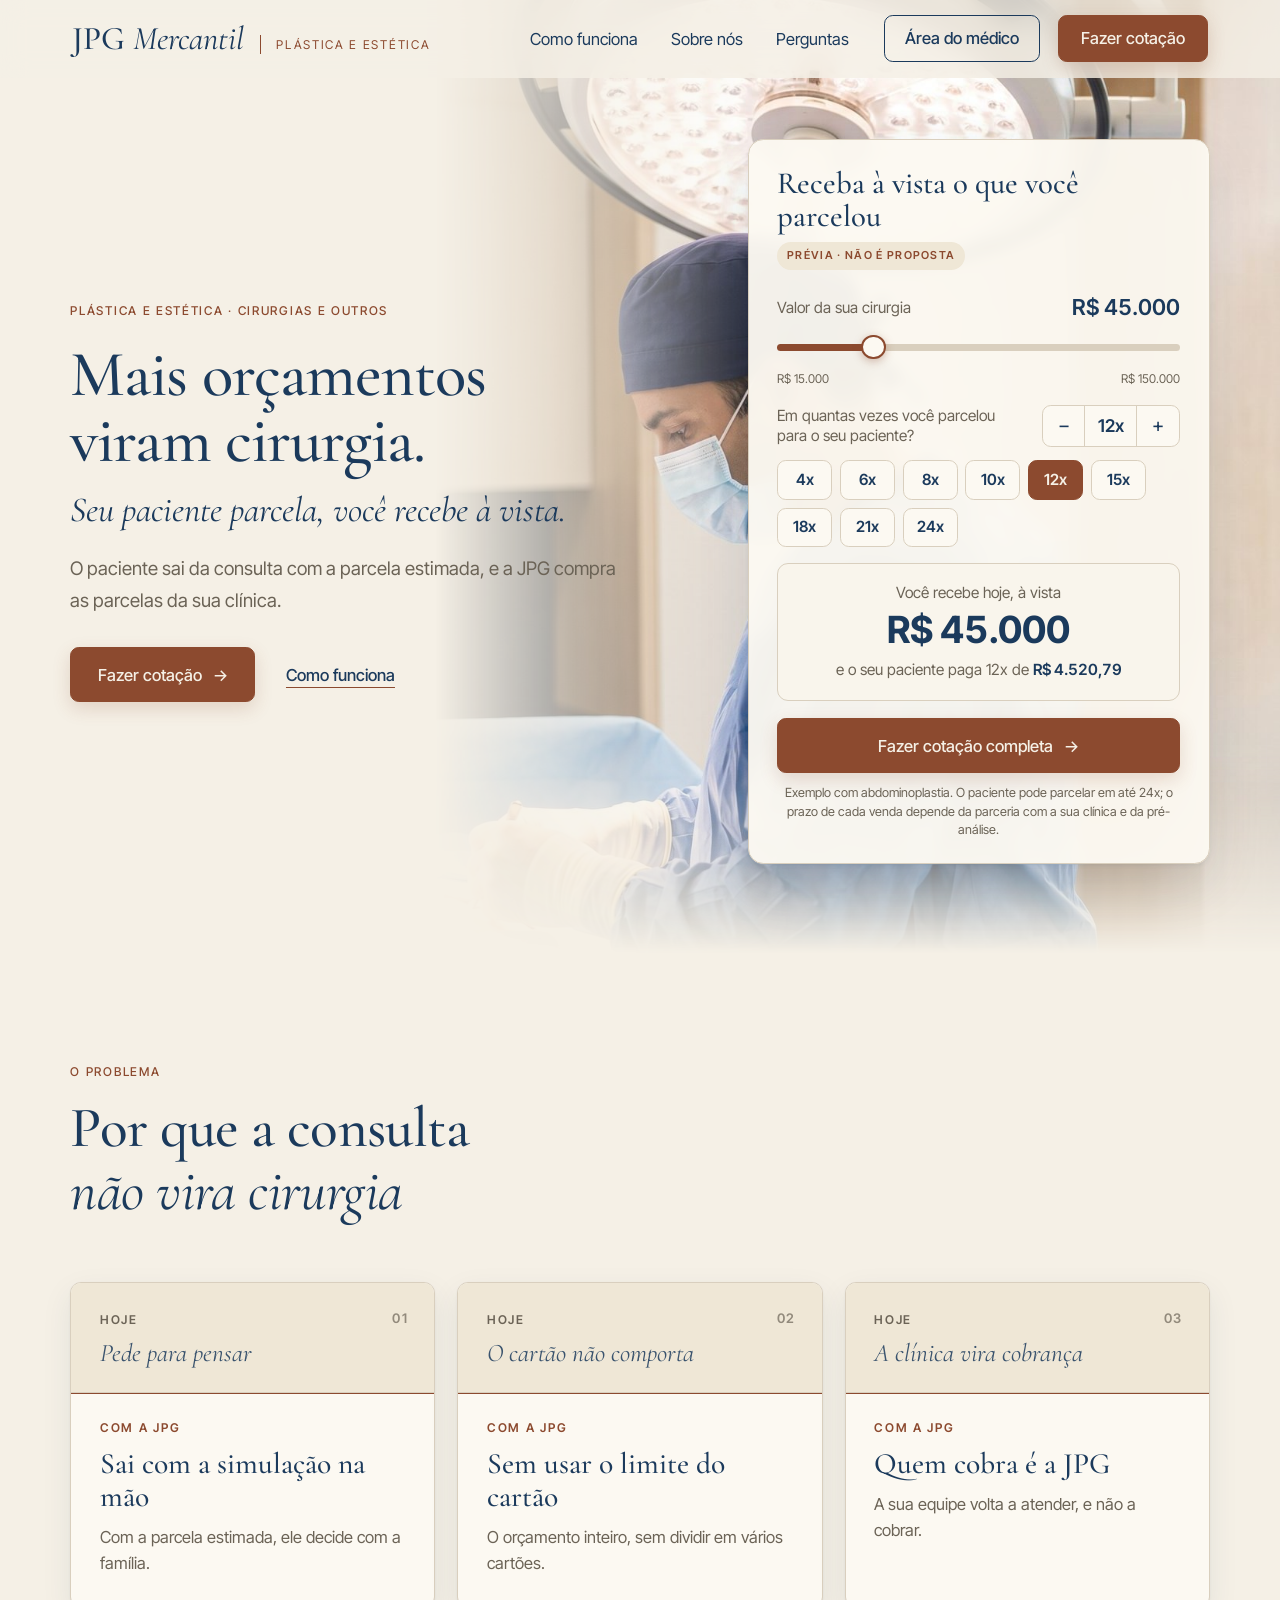
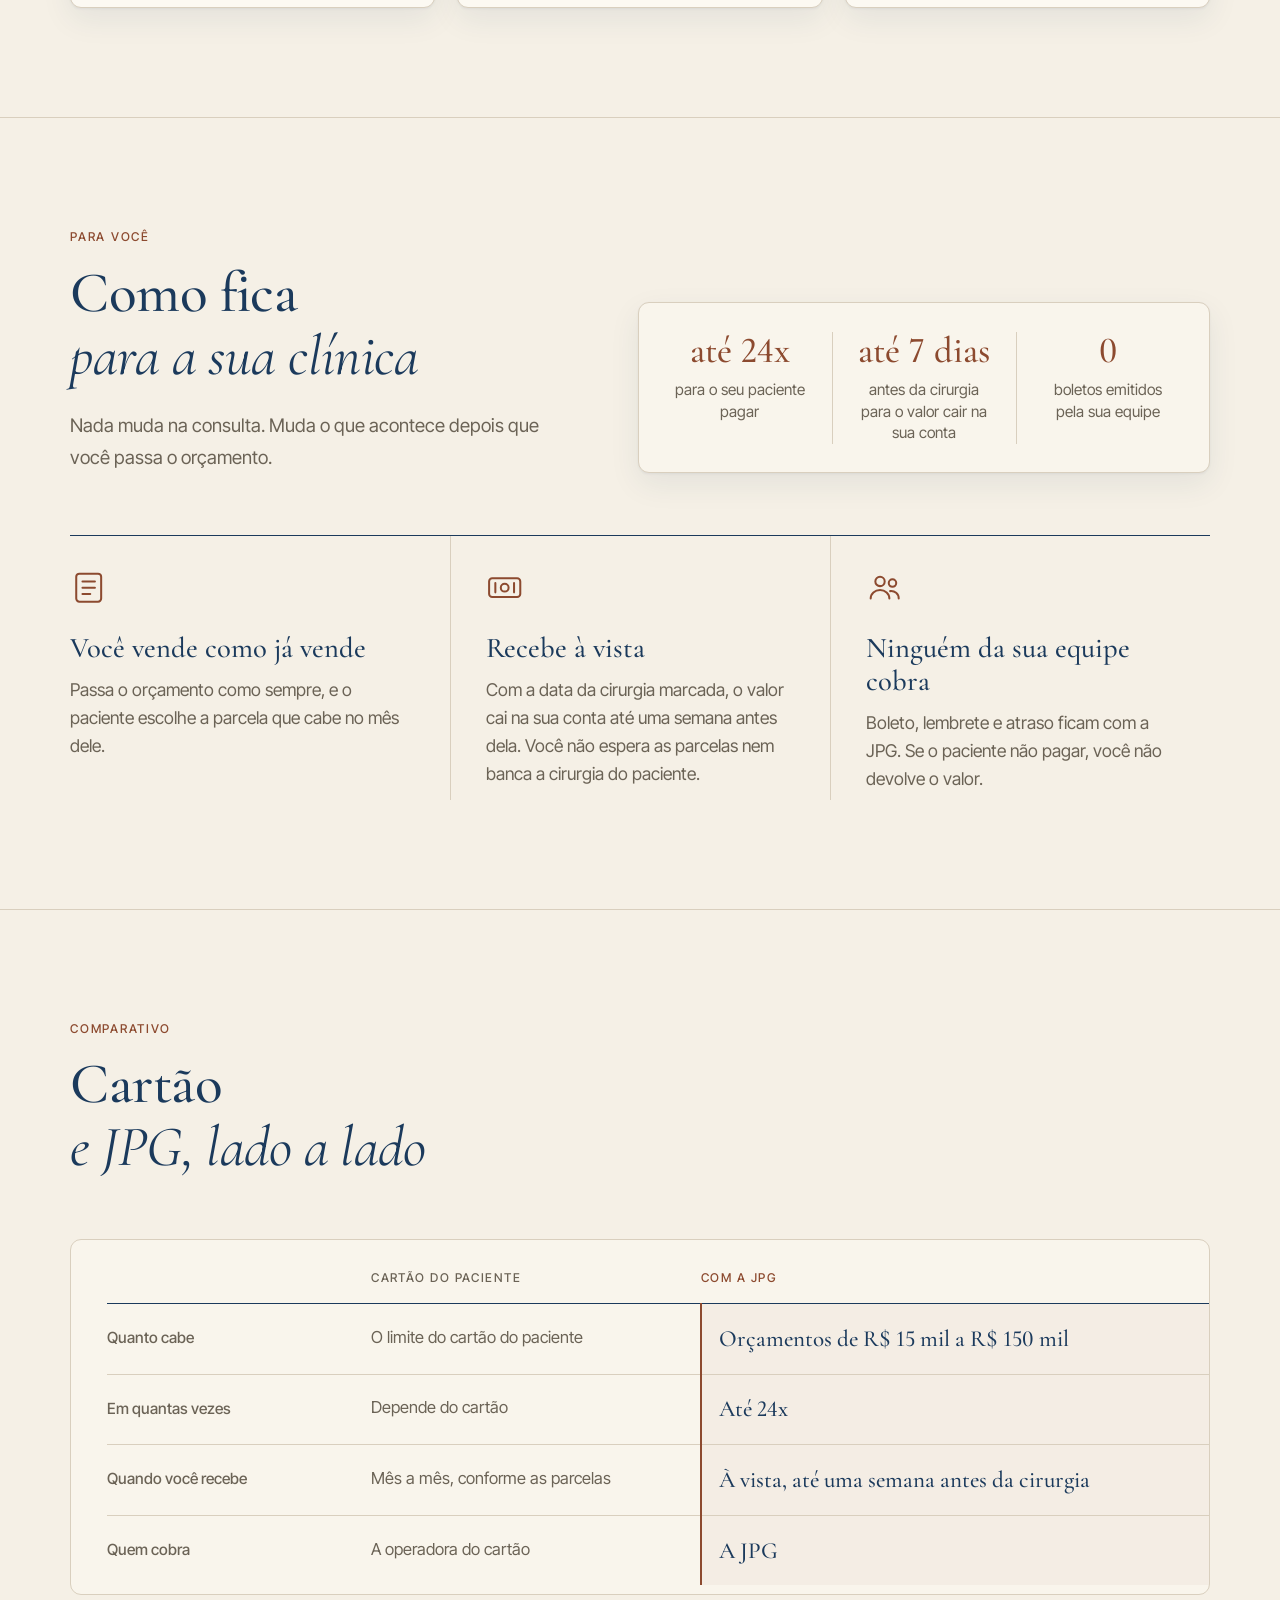
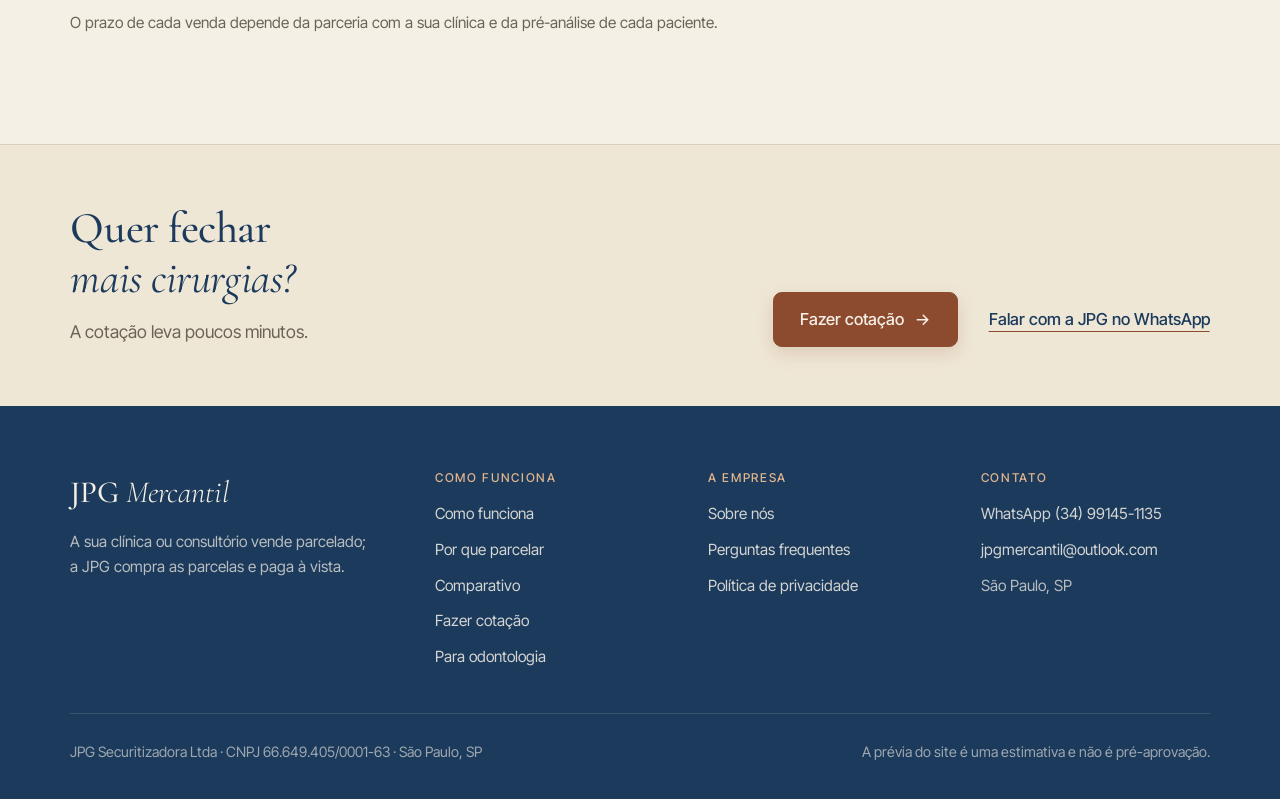
<file: medicos.html>
<!DOCTYPE html><html lang="pt-BR"> <head><meta charset="utf-8"><meta name="viewport" content="width=device-width, initial-scale=1"><title>JPG Mercantil para plástica e estética · Mais orçamentos viram cirurgia</title><meta name="description" content="A sua clínica vende a cirurgia parcelada e a JPG compra as parcelas. Mais orçamentos viram cirurgia, e você recebe à vista."><link rel="icon" type="image/png" href="favicon.png"><link rel="apple-touch-icon" href="apple-touch-icon.png"><link rel="preconnect" href="https://fonts.googleapis.com"><link rel="preconnect" href="https://fonts.gstatic.com" crossorigin><!-- Só os pesos usados: Cormorant 400/500/600 e 300 itálico; Inter Tight 400/500/600. --><link rel="stylesheet" href="https://fonts.googleapis.com/css2?family=Cormorant+Garamond:ital,wght@0,400;0,500;0,600;1,300&family=Inter+Tight:wght@400;500;600&display=swap"><script>document.documentElement.classList.add('js');</script><link rel="stylesheet" href="assets/dentistas.cjFb9KIo.css">
<link rel="stylesheet" href="assets/dentistas.BLoOt-vA.css">
<link rel="stylesheet" href="assets/dentistas.DsExLvgW.css">
<style>.lede[data-astro-cid-huc2lya7]{margin-top:20px}
.fechamento[data-astro-cid-zotfx2v4]{background:var(--papel-2);border-top:1px solid var(--borda);padding:clamp(40px,6vh,64px) clamp(20px,5vw,64px)}.fechamento-wrap[data-astro-cid-zotfx2v4]{display:flex;flex-wrap:wrap;align-items:flex-end;justify-content:space-between;gap:28px 48px}.titulo[data-astro-cid-zotfx2v4]{font-size:clamp(28px,3.2vw,40px);line-height:1.12}p[data-astro-cid-zotfx2v4]{margin-top:14px;color:var(--slate);max-width:52ch}.fechamento-acoes[data-astro-cid-zotfx2v4]{display:flex;flex-wrap:wrap;align-items:center;gap:16px 28px}
</style></head> <body>  <header class="nav" id="nav" data-publico="medicos" data-astro-cid-5blmo7yk> <div class="nav-wrap" data-astro-cid-5blmo7yk> <div class="nav-marca" data-astro-cid-5blmo7yk> <a href="index.html" class="nav-logo" aria-label="JPG Mercantil, início" data-astro-cid-5blmo7yk>JPG <em data-astro-cid-5blmo7yk>Mercantil</em></a> <span class="nav-area" data-astro-cid-5blmo7yk>Plástica e estética</span> </div> <nav aria-label="Principal" id="nav-menu" data-astro-cid-5blmo7yk> <ul class="nav-links" data-astro-cid-5blmo7yk> <li data-astro-cid-5blmo7yk><a href="index.html#como-funciona" data-astro-cid-5blmo7yk>Como funciona</a></li><li data-astro-cid-5blmo7yk><a href="sobre.html" data-astro-cid-5blmo7yk>Sobre nós</a></li><li data-astro-cid-5blmo7yk><a href="perguntas.html" data-astro-cid-5blmo7yk>Perguntas</a></li> <li class="nav-so-celular" data-astro-cid-5blmo7yk><a href="area-do-medico.html" data-astro-cid-5blmo7yk>Área do médico</a></li> </ul> </nav> <a href="area-do-medico.html" class="btn btn-contorno nav-medico" data-astro-cid-5blmo7yk>Área do médico</a> <a href="area-do-medico.html" class="nav-medico-icone" aria-label="Área do médico" title="Área do médico" data-astro-cid-5blmo7yk> <svg viewBox="0 0 24 24" width="20" height="20" aria-hidden="true" fill="none" stroke="currentColor" stroke-width="1.6" stroke-linecap="round" data-astro-cid-5blmo7yk> <circle cx="12" cy="8.5" r="3.6" data-astro-cid-5blmo7yk></circle><path d="M5 20c.8-3.7 3.6-5.6 7-5.6s6.2 1.9 7 5.6" data-astro-cid-5blmo7yk></path> </svg> </a> <a href="simulador.html" class="btn nav-cta" data-astro-cid-5blmo7yk>Fazer cotação</a> <button type="button" class="nav-botao" id="nav-botao" aria-expanded="false" aria-controls="nav-menu" data-astro-cid-5blmo7yk> <span class="sr" data-astro-cid-5blmo7yk>Abrir menu</span> <span class="traco" aria-hidden="true" data-astro-cid-5blmo7yk></span> </button> </div> </header> <!-- Antes de qualquer cotação fora da landing de um público: médico ou dentista? --> <dialog class="escolha-area" id="escolha-area" aria-labelledby="escolha-area-titulo" data-astro-cid-5blmo7yk> <div class="escolha-area-corpo" data-astro-cid-5blmo7yk> <div class="escolha-area-topo" data-astro-cid-5blmo7yk> <div data-astro-cid-5blmo7yk> <p class="escolha-area-eyebrow" data-astro-cid-5blmo7yk>Fazer uma cotação</p> <h2 class="escolha-area-titulo" id="escolha-area-titulo" data-astro-cid-5blmo7yk>Você é <em data-astro-cid-5blmo7yk>médico</em> ou <em data-astro-cid-5blmo7yk>dentista?</em></h2> </div> <button type="button" class="escolha-area-fechar" data-fechar-escolha aria-label="Fechar" data-astro-cid-5blmo7yk>&times;</button> </div> <div class="escolha-area-opcoes" data-astro-cid-5blmo7yk> <a href="simulador.html" class="escolha-area-opcao" data-astro-cid-5blmo7yk> <img src="img/v10/porta-estetica.jpg" alt="" width="640" height="427" loading="lazy" data-astro-cid-5blmo7yk> <span class="escolha-area-rotulo" data-astro-cid-5blmo7yk>Plástica e estética <span class="escolha-area-seta" aria-hidden="true" data-astro-cid-5blmo7yk>&#8594;</span></span> <span class="escolha-area-texto" data-astro-cid-5blmo7yk>Cirurgias, dermatologia e outros. Cadastro com CRM.</span> </a> <a href="simulador-dentistas.html" class="escolha-area-opcao" data-astro-cid-5blmo7yk> <img src="img/v10/porta-odonto.jpg" alt="" width="640" height="427" loading="lazy" data-astro-cid-5blmo7yk> <span class="escolha-area-rotulo" data-astro-cid-5blmo7yk>Odontologia <span class="escolha-area-seta" aria-hidden="true" data-astro-cid-5blmo7yk>&#8594;</span></span> <span class="escolha-area-texto" data-astro-cid-5blmo7yk>Implantes, protocolos, lentes e outros. Cadastro com CRO.</span> </a> </div> </div> </dialog> <script type="module">const d="jpg.publico.v1",l=document.getElementById("nav")?.dataset.publico;try{l&&localStorage.setItem(d,l);const e=l?null:localStorage.getItem(d);if(e==="medicos"||e==="dentistas"){const t=e==="medicos"?"waMedicos":"waDentistas";document.querySelectorAll("a[data-wa-medicos]").forEach(n=>{n.dataset[t]&&(n.href=n.dataset[t])})}}catch{}const o=document.getElementById("nav"),i=()=>o?.classList.toggle("rolado",window.scrollY>24);i();window.addEventListener("scroll",i,{passive:!0});const s=document.getElementById("nav-botao"),r=s?.querySelector(".sr"),c=e=>{o?.classList.toggle("aberto",e),s?.setAttribute("aria-expanded",String(e)),r&&(r.textContent=e?"Fechar menu":"Abrir menu")};s?.addEventListener("click",()=>c(!o?.classList.contains("aberto")));o?.querySelectorAll(".nav-links a").forEach(e=>e.addEventListener("click",()=>c(!1)));document.addEventListener("keydown",e=>{e.key==="Escape"&&o?.classList.contains("aberto")&&(c(!1),s?.focus())});const a=document.getElementById("escolha-area");document.addEventListener("click",e=>{!a||!e.target.closest("[data-escolher-area]")||(c(!1),a.showModal())});a?.addEventListener("click",e=>{const t=e.target;(t===a||t.closest("[data-fechar-escolha]"))&&a.close()});</script>  <main data-astro-cid-wa6wv4kj> <section class="hero" id="inicio" data-astro-cid-bbe6dxrz> <div class="hero-foto" aria-hidden="true" data-astro-cid-bbe6dxrz> <img src="img/v10/hero-estetica-espelhada.jpg" alt="" width="2200" height="1238" style="object-position: 0% center" fetchpriority="high" decoding="async" data-astro-cid-bbe6dxrz> </div> <div class="wrap hero-grid" data-astro-cid-bbe6dxrz> <div class="hero-texto" data-astro-cid-bbe6dxrz> <p class="eyebrow reveal" data-astro-cid-bbe6dxrz>Plástica e estética · cirurgias e outros</p> <h1 class="hero-titulo reveal rd1" data-astro-cid-bbe6dxrz>Mais orçamentos viram cirurgia.</h1> <p class="hero-destaque reveal rd2" data-astro-cid-bbe6dxrz>Seu paciente parcela, você recebe à vista.</p> <p class="lede hero-lede reveal rd3" data-astro-cid-bbe6dxrz>O paciente sai da consulta com a parcela estimada, e a JPG compra as parcelas da sua clínica.</p> <div class="hero-acoes reveal rd4" data-astro-cid-bbe6dxrz> <a href="simulador.html" class="btn" data-astro-cid-bbe6dxrz>Fazer cotação<span class="seta" aria-hidden="true" data-astro-cid-bbe6dxrz>&#8594;</span></a> <a href="index.html#como-funciona" class="link" data-astro-cid-bbe6dxrz>Como funciona</a> </div> </div> <div class="hero-previa reveal rd2" data-astro-cid-bbe6dxrz> <div class="previa" data-previa="medicos"> <div class="previa-topo"> <h2 class="previa-titulo">Receba à vista o que você parcelou</h2> <span class="previa-selo">Prévia · não é proposta</span> </div> <div class="previa-linha"> <label for="previa-valor-medicos" class="previa-rotulo">Valor da sua cirurgia</label> <output class="previa-valor" for="previa-valor-medicos" data-valor>R$ 45.000</output> </div> <input id="previa-valor-medicos" class="previa-range" type="range" min="15000" max="150000" step="1000" value="45000" aria-describedby="previa-nota-medicos"> <div class="previa-escala" aria-hidden="true"><span>R$ 15.000</span><span>R$ 150.000</span></div> <div class="previa-linha"> <span class="previa-rotulo" id="previa-vezes-medicos">Em quantas vezes você parcelou para o seu paciente?</span> <div class="previa-passo" role="group" aria-labelledby="previa-vezes-medicos"> <button type="button" data-menos aria-label="Menos parcelas">−</button> <output data-vezes>12x</output> <button type="button" data-mais aria-label="Mais parcelas">+</button> </div> </div> <div class="previa-prazos" role="group" aria-label="Prazos"> <button type="button" class="previa-prazo" data-prazo="4" aria-pressed="false"> 4x
</button><button type="button" class="previa-prazo" data-prazo="6" aria-pressed="false"> 6x
</button><button type="button" class="previa-prazo" data-prazo="8" aria-pressed="false"> 8x
</button><button type="button" class="previa-prazo" data-prazo="10" aria-pressed="false"> 10x
</button><button type="button" class="previa-prazo" data-prazo="12" aria-pressed="false"> 12x
</button><button type="button" class="previa-prazo" data-prazo="15" aria-pressed="false"> 15x
</button><button type="button" class="previa-prazo" data-prazo="18" aria-pressed="false"> 18x
</button><button type="button" class="previa-prazo" data-prazo="21" aria-pressed="false"> 21x
</button><button type="button" class="previa-prazo" data-prazo="24" aria-pressed="false"> 24x
</button> </div> <div class="previa-resultado" aria-live="polite"> <p class="previa-paga">Você recebe hoje, à vista</p> <p class="previa-parcela"><strong data-avista>R$ 45.000</strong></p> <p class="previa-recebe" data-recebe>e o seu paciente paga <span data-n>12x</span> de <strong data-parcela>—</strong></p> <p class="previa-analise" data-analise hidden>Neste valor, a condição é montada caso a caso pela nossa equipe.</p> </div> <a href="simulador.html" class="btn previa-botao">Fazer cotação completa<span class="seta" aria-hidden="true">&#8594;</span></a> <p class="previa-nota" id="previa-nota-medicos">Exemplo com abdominoplastia. O paciente pode parcelar em até 24x; o prazo de cada venda depende da parceria com a sua clínica e da pré-análise.</p> </div> <script type="module" src="assets/Previa.astro_astro_type_script_index_0_lang.B2vmUJ6_.js"></script> </div> </div> </section>  <section class="sec" id="por-que" data-astro-cid-aob3xwpa> <div class="wrap" data-astro-cid-aob3xwpa> <div class="topo" data-astro-cid-aob3xwpa> <div class="reveal" data-astro-cid-huc2lya7> <p class="eyebrow" data-astro-cid-huc2lya7>O problema</p> <h2 class="titulo" data-astro-cid-huc2lya7="true">Por que a consulta<br data-astro-cid-huc2lya7><em data-astro-cid-huc2lya7>não vira cirurgia</em></h2>  </div>  </div> <ol class="pares" data-astro-cid-aob3xwpa> <li class="par reveal rd1" data-astro-cid-aob3xwpa> <div class="par-hoje" data-astro-cid-aob3xwpa> <span class="par-n" data-astro-cid-aob3xwpa>01</span> <p class="par-rotulo" data-astro-cid-aob3xwpa>Hoje</p> <p class="par-problema" data-astro-cid-aob3xwpa>Pede para pensar</p> </div> <div class="par-jpg" data-astro-cid-aob3xwpa> <p class="par-rotulo par-rotulo-jpg" data-astro-cid-aob3xwpa>Com a JPG</p> <p class="par-solucao" data-astro-cid-aob3xwpa>Sai com a simulação na mão</p> <p class="par-texto" data-astro-cid-aob3xwpa>Com a parcela estimada, ele decide com a família.</p> </div> </li><li class="par reveal rd2" data-astro-cid-aob3xwpa> <div class="par-hoje" data-astro-cid-aob3xwpa> <span class="par-n" data-astro-cid-aob3xwpa>02</span> <p class="par-rotulo" data-astro-cid-aob3xwpa>Hoje</p> <p class="par-problema" data-astro-cid-aob3xwpa>O cartão não comporta</p> </div> <div class="par-jpg" data-astro-cid-aob3xwpa> <p class="par-rotulo par-rotulo-jpg" data-astro-cid-aob3xwpa>Com a JPG</p> <p class="par-solucao" data-astro-cid-aob3xwpa>Sem usar o limite do cartão</p> <p class="par-texto" data-astro-cid-aob3xwpa>O orçamento inteiro, sem dividir em vários cartões.</p> </div> </li><li class="par reveal rd3" data-astro-cid-aob3xwpa> <div class="par-hoje" data-astro-cid-aob3xwpa> <span class="par-n" data-astro-cid-aob3xwpa>03</span> <p class="par-rotulo" data-astro-cid-aob3xwpa>Hoje</p> <p class="par-problema" data-astro-cid-aob3xwpa>A clínica vira cobrança</p> </div> <div class="par-jpg" data-astro-cid-aob3xwpa> <p class="par-rotulo par-rotulo-jpg" data-astro-cid-aob3xwpa>Com a JPG</p> <p class="par-solucao" data-astro-cid-aob3xwpa>Quem cobra é a JPG</p> <p class="par-texto" data-astro-cid-aob3xwpa>A sua equipe volta a atender, e não a cobrar.</p> </div> </li> </ol> </div> </section>  <section class="sec" id="como-fica" data-astro-cid-c5gawl66> <div class="wrap" data-astro-cid-c5gawl66> <div class="fica-topo" data-astro-cid-c5gawl66> <div class="reveal" data-astro-cid-huc2lya7> <p class="eyebrow" data-astro-cid-huc2lya7>Para você</p> <h2 class="titulo" data-astro-cid-huc2lya7="true">Como fica<br data-astro-cid-huc2lya7><em data-astro-cid-huc2lya7>para a sua clínica</em></h2> <p class="lede" data-astro-cid-huc2lya7>Nada muda na consulta. Muda o que acontece depois que você passa o orçamento.</p> </div>  <dl class="fica-numeros caixa reveal rd2" data-astro-cid-c5gawl66> <div data-astro-cid-c5gawl66> <dt data-astro-cid-c5gawl66>até 24x</dt> <dd data-astro-cid-c5gawl66>para o seu paciente pagar</dd> </div><div data-astro-cid-c5gawl66> <dt data-astro-cid-c5gawl66>até 7 dias</dt> <dd data-astro-cid-c5gawl66>antes da cirurgia para o valor cair na sua conta</dd> </div><div data-astro-cid-c5gawl66> <dt data-astro-cid-c5gawl66>0</dt> <dd data-astro-cid-c5gawl66>boletos emitidos pela sua equipe</dd> </div> </dl> </div> <ol class="fica-lista" data-astro-cid-c5gawl66> <li class="reveal rd1" data-astro-cid-c5gawl66> <span class="fica-marca" aria-hidden="true" data-astro-cid-c5gawl66> <svg viewBox="0 0 24 24" data-astro-cid-c5gawl66><rect x="4" y="3" width="16" height="18" rx="2"/><path d="M8 8h8M8 12h8M8 16h5"/></svg> </span> <h3 data-astro-cid-c5gawl66>Você vende como já vende</h3> <p data-astro-cid-c5gawl66>Passa o orçamento como sempre, e o paciente escolhe a parcela que cabe no mês dele.</p> </li><li class="reveal rd2" data-astro-cid-c5gawl66> <span class="fica-marca" aria-hidden="true" data-astro-cid-c5gawl66> <svg viewBox="0 0 24 24" data-astro-cid-c5gawl66><rect x="2" y="6" width="20" height="12" rx="2"/><circle cx="12" cy="12" r="2.5"/><path d="M6 9v6M18 9v6"/></svg> </span> <h3 data-astro-cid-c5gawl66>Recebe à vista</h3> <p data-astro-cid-c5gawl66>Com a data da cirurgia marcada, o valor cai na sua conta até uma semana antes dela. Você não espera as parcelas nem banca a cirurgia do paciente.</p> </li><li class="reveal rd3" data-astro-cid-c5gawl66> <span class="fica-marca" aria-hidden="true" data-astro-cid-c5gawl66> <svg viewBox="0 0 24 24" data-astro-cid-c5gawl66><circle cx="9" cy="8" r="3"/><circle cx="17" cy="9" r="2.4"/><path d="M3 19c0-3.3 2.7-5.5 6-5.5s6 2.2 6 5.5"/><path d="M15.5 14.2c2.9-.3 5.5 1.6 5.5 4.8"/></svg> </span> <h3 data-astro-cid-c5gawl66>Ninguém da sua equipe cobra</h3> <p data-astro-cid-c5gawl66>Boleto, lembrete e atraso ficam com a JPG. Se o paciente não pagar, você não devolve o valor.</p> </li> </ol> </div> </section>  <section class="sec" id="comparativo" data-astro-cid-sjh5edtt> <div class="wrap" data-astro-cid-sjh5edtt> <div class="topo" data-astro-cid-sjh5edtt> <div class="reveal" data-astro-cid-huc2lya7> <p class="eyebrow" data-astro-cid-huc2lya7>Comparativo</p> <h2 class="titulo" data-astro-cid-huc2lya7="true">Cartão<br data-astro-cid-huc2lya7><em data-astro-cid-huc2lya7>e JPG, lado a lado</em></h2>  </div>  </div> <div class="tabela caixa reveal rd1" data-astro-cid-sjh5edtt> <table data-astro-cid-sjh5edtt> <thead data-astro-cid-sjh5edtt> <tr data-astro-cid-sjh5edtt> <th scope="col" data-astro-cid-sjh5edtt><span class="sr" data-astro-cid-sjh5edtt>Critério</span></th> <th scope="col" data-astro-cid-sjh5edtt>Cartão do paciente</th> <th scope="col" class="jpg" data-astro-cid-sjh5edtt>Com a JPG</th> </tr> </thead> <tbody data-astro-cid-sjh5edtt> <tr data-astro-cid-sjh5edtt> <th scope="row" data-astro-cid-sjh5edtt>Quanto cabe</th> <td data-label="Cartão do paciente" data-astro-cid-sjh5edtt>O limite do cartão do paciente</td><td data-label="Com a JPG" class="jpg" data-astro-cid-sjh5edtt>Orçamentos de R$ 15 mil a R$ 150 mil</td> </tr><tr data-astro-cid-sjh5edtt> <th scope="row" data-astro-cid-sjh5edtt>Em quantas vezes</th> <td data-label="Cartão do paciente" data-astro-cid-sjh5edtt>Depende do cartão</td><td data-label="Com a JPG" class="jpg" data-astro-cid-sjh5edtt>Até 24x</td> </tr><tr data-astro-cid-sjh5edtt> <th scope="row" data-astro-cid-sjh5edtt>Quando você recebe</th> <td data-label="Cartão do paciente" data-astro-cid-sjh5edtt>Mês a mês, conforme as parcelas</td><td data-label="Com a JPG" class="jpg" data-astro-cid-sjh5edtt>À vista, até uma semana antes da cirurgia</td> </tr><tr data-astro-cid-sjh5edtt> <th scope="row" data-astro-cid-sjh5edtt>Quem cobra</th> <td data-label="Cartão do paciente" data-astro-cid-sjh5edtt>A operadora do cartão</td><td data-label="Com a JPG" class="jpg" data-astro-cid-sjh5edtt>A JPG</td> </tr> </tbody> </table> </div> <p class="tabela-nota reveal rd2" data-astro-cid-sjh5edtt>O prazo de cada venda depende da parceria com a sua clínica e da pré-análise de cada paciente.</p> </div> </section>  </main> <section class="fechamento" data-astro-cid-zotfx2v4> <div class="wrap fechamento-wrap reveal" data-astro-cid-zotfx2v4> <div data-astro-cid-zotfx2v4> <h2 class="titulo" data-astro-cid-zotfx2v4>Quer fechar<br data-astro-cid-zotfx2v4><em data-astro-cid-zotfx2v4>mais cirurgias?</em></h2> <p data-astro-cid-zotfx2v4>A cotação leva poucos minutos.</p> </div> <div class="fechamento-acoes" data-astro-cid-zotfx2v4> <!-- Antes da cotação, a pessoa escolhe se é médico ou dentista (janela no Navbar, V8-05). --> <a href="simulador.html" class="btn" data-astro-cid-zotfx2v4>Fazer cotação<span class="seta" aria-hidden="true" data-astro-cid-zotfx2v4>&#8594;</span></a> <a href="https://wa.me/5534991451135?text=Ol%C3%A1!%20Vim%20pelo%20site%20da%20JPG%20Mercantil%20e%20quero%20entender%20como%20a%20JPG%20funciona%20para%20a%20minha%20cl%C3%ADnica." data-wa-medicos="https://wa.me/5534991451135?text=Ol%C3%A1!%20Vim%20pelo%20site%20da%20JPG%20Mercantil.%20Sou%20m%C3%A9dico%20e%20quero%20entender%20como%20a%20JPG%20funciona%20para%20a%20minha%20cl%C3%ADnica." data-wa-dentistas="https://wa.me/5534991451135?text=Ol%C3%A1!%20Vim%20pelo%20site%20da%20JPG%20Mercantil.%20Sou%20dentista%20e%20quero%20entender%20como%20a%20JPG%20funciona%20para%20o%20meu%20consult%C3%B3rio." class="link" target="_blank" rel="noopener" data-astro-cid-zotfx2v4>Falar com a JPG no WhatsApp</a> </div> </div> </section>  <footer class="rodape" data-astro-cid-wamvvw7j> <div class="wrap" data-astro-cid-wamvvw7j> <div class="rodape-grade" data-astro-cid-wamvvw7j> <div class="rodape-marca" data-astro-cid-wamvvw7j> <a href="index.html" class="rodape-logo" data-astro-cid-wamvvw7j>JPG <em data-astro-cid-wamvvw7j>Mercantil</em></a> <p data-astro-cid-wamvvw7j>A sua clínica ou consultório vende parcelado; a JPG compra as parcelas e paga à vista.</p> </div> <nav aria-label="Como funciona" data-astro-cid-wamvvw7j> <p class="rodape-titulo" data-astro-cid-wamvvw7j>Como funciona</p> <ul data-astro-cid-wamvvw7j><li data-astro-cid-wamvvw7j><a href="index.html#como-funciona" data-astro-cid-wamvvw7j>Como funciona</a></li><li data-astro-cid-wamvvw7j><a href="medicos.html#por-que" data-astro-cid-wamvvw7j>Por que parcelar</a></li><li data-astro-cid-wamvvw7j><a href="medicos.html#comparativo" data-astro-cid-wamvvw7j>Comparativo</a></li><li data-astro-cid-wamvvw7j><a href="simulador.html" data-astro-cid-wamvvw7j>Fazer cotação</a></li><li data-astro-cid-wamvvw7j><a href="dentistas.html" data-astro-cid-wamvvw7j>Para odontologia</a></li></ul> </nav> <nav aria-label="A empresa" data-astro-cid-wamvvw7j> <p class="rodape-titulo" data-astro-cid-wamvvw7j>A empresa</p> <ul data-astro-cid-wamvvw7j><li data-astro-cid-wamvvw7j><a href="sobre.html" data-astro-cid-wamvvw7j>Sobre nós</a></li><li data-astro-cid-wamvvw7j><a href="perguntas.html" data-astro-cid-wamvvw7j>Perguntas frequentes</a></li><li data-astro-cid-wamvvw7j><a href="privacidade.html" data-astro-cid-wamvvw7j>Política de privacidade</a></li></ul> </nav> <div data-astro-cid-wamvvw7j> <p class="rodape-titulo" data-astro-cid-wamvvw7j>Contato</p> <ul data-astro-cid-wamvvw7j> <li data-astro-cid-wamvvw7j><a href="https://wa.me/5534991451135?text=Ol%C3%A1!%20Vim%20pelo%20site%20da%20JPG%20Mercantil.%20Sou%20m%C3%A9dico%20e%20quero%20entender%20como%20a%20JPG%20funciona%20para%20a%20minha%20cl%C3%ADnica." class="astro-wamvvw7j" target="_blank" rel="noopener" data-astro-cid-wamvvw7j>WhatsApp (34) 99145-1135</a></li> <li data-astro-cid-wamvvw7j><a href="mailto:jpgmercantil@outlook.com" data-astro-cid-wamvvw7j>jpgmercantil@outlook.com</a></li> <li data-astro-cid-wamvvw7j>São Paulo, SP</li> </ul> </div> </div> <div class="rodape-base" data-astro-cid-wamvvw7j> <p data-astro-cid-wamvvw7j>JPG Securitizadora Ltda · CNPJ 66.649.405/0001-63 · São Paulo, SP</p> <p data-astro-cid-wamvvw7j>A prévia do site é uma estimativa e não é pré-aprovação.</p> </div> </div> </footer>   <a href="simulador.html" class="btn cta-flutuante" id="cta-flutuante" data-astro-cid-wa6wv4kj>Fazer cotação<span class="seta" aria-hidden="true" data-astro-cid-wa6wv4kj>&#8594;</span></a>  <script type="module">const r=document.querySelectorAll(".reveal");if("IntersectionObserver"in window){const e=new IntersectionObserver(n=>{for(const t of n)t.isIntersecting&&(t.target.classList.add("in"),e.unobserve(t.target))},{rootMargin:"0px 0px -8% 0px"});r.forEach(n=>e.observe(n))}else r.forEach(e=>e.classList.add("in"));</script> </body> </html> <script type="module">const e=document.querySelector(".previa"),t=document.getElementById("cta-flutuante");e&&t&&"IntersectionObserver"in window&&new IntersectionObserver(([n])=>t.classList.toggle("escondido",n.isIntersecting)).observe(e);</script>
</file>
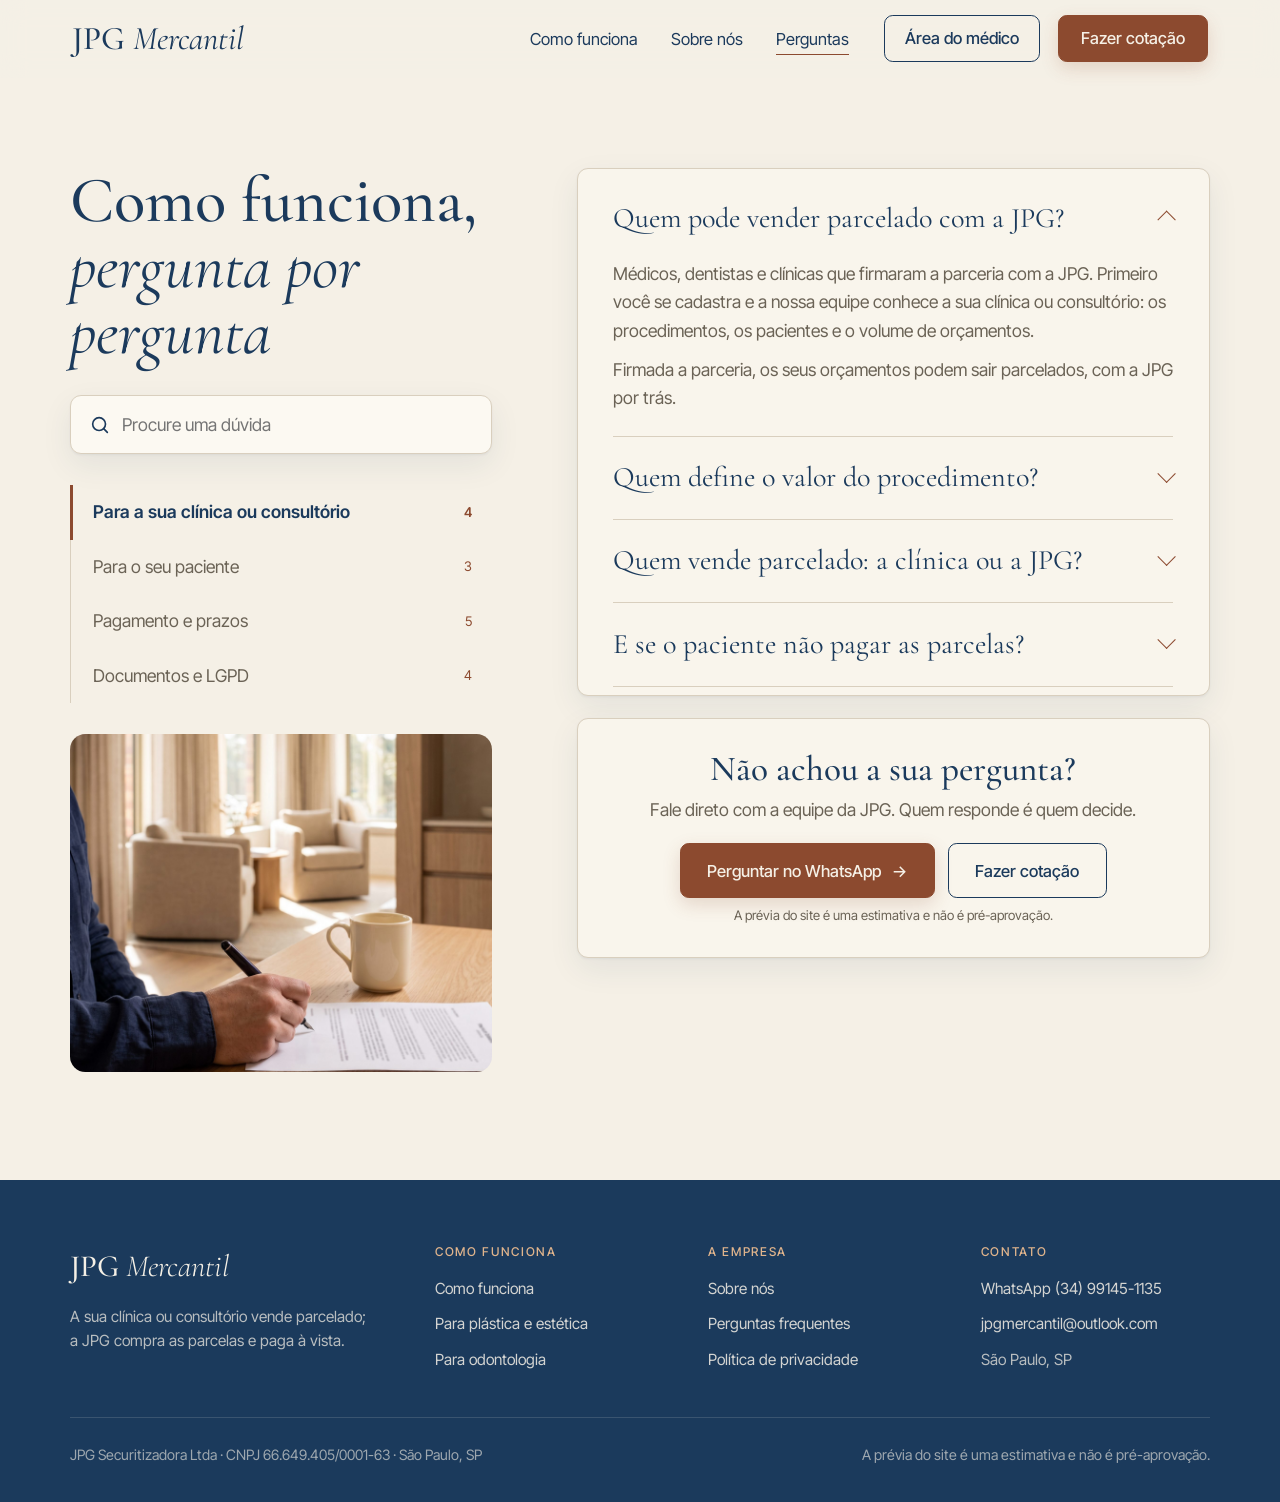
<file: perguntas.html>
<!DOCTYPE html><html lang="pt-BR"> <head><meta charset="utf-8"><meta name="viewport" content="width=device-width, initial-scale=1"><title>Perguntas frequentes · JPG Mercantil</title><meta name="description" content="Como a JPG Mercantil funciona para a sua clínica ou consultório e para o seu paciente: pré-análise, prazos, pagamento e documentos."><link rel="icon" type="image/png" href="favicon.png"><link rel="apple-touch-icon" href="apple-touch-icon.png"><link rel="preconnect" href="https://fonts.googleapis.com"><link rel="preconnect" href="https://fonts.gstatic.com" crossorigin><!-- Só os pesos usados: Cormorant 400/500/600 e 300 itálico; Inter Tight 400/500/600. --><link rel="stylesheet" href="https://fonts.googleapis.com/css2?family=Cormorant+Garamond:ital,wght@0,400;0,500;0,600;1,300&family=Inter+Tight:wght@400;500;600&display=swap"><script>document.documentElement.classList.add('js');</script><link rel="stylesheet" href="assets/dentistas.cjFb9KIo.css">
<link rel="stylesheet" href="assets/dentistas.BLoOt-vA.css">
<link rel="stylesheet" href="assets/perguntas.MN2lOrMD.css"></head> <body>  <header class="nav" id="nav" data-astro-cid-5blmo7yk> <div class="nav-wrap" data-astro-cid-5blmo7yk> <div class="nav-marca" data-astro-cid-5blmo7yk> <a href="index.html" class="nav-logo" aria-label="JPG Mercantil, início" data-astro-cid-5blmo7yk>JPG <em data-astro-cid-5blmo7yk>Mercantil</em></a>  </div> <nav aria-label="Principal" id="nav-menu" data-astro-cid-5blmo7yk> <ul class="nav-links" data-astro-cid-5blmo7yk> <li data-astro-cid-5blmo7yk><a href="index.html#como-funciona" data-astro-cid-5blmo7yk>Como funciona</a></li><li data-astro-cid-5blmo7yk><a href="sobre.html" data-astro-cid-5blmo7yk>Sobre nós</a></li><li data-astro-cid-5blmo7yk><a href="perguntas.html" aria-current="page" data-astro-cid-5blmo7yk>Perguntas</a></li> <li class="nav-so-celular" data-astro-cid-5blmo7yk><a href="area-do-medico.html" data-astro-cid-5blmo7yk>Área do médico</a></li> </ul> </nav> <a href="area-do-medico.html" class="btn btn-contorno nav-medico" data-astro-cid-5blmo7yk>Área do médico</a> <a href="area-do-medico.html" class="nav-medico-icone" aria-label="Área do médico" title="Área do médico" data-astro-cid-5blmo7yk> <svg viewBox="0 0 24 24" width="20" height="20" aria-hidden="true" fill="none" stroke="currentColor" stroke-width="1.6" stroke-linecap="round" data-astro-cid-5blmo7yk> <circle cx="12" cy="8.5" r="3.6" data-astro-cid-5blmo7yk></circle><path d="M5 20c.8-3.7 3.6-5.6 7-5.6s6.2 1.9 7 5.6" data-astro-cid-5blmo7yk></path> </svg> </a> <button type="button" class="btn nav-cta" data-escolher-area data-astro-cid-5blmo7yk>Fazer cotação</button> <button type="button" class="nav-botao" id="nav-botao" aria-expanded="false" aria-controls="nav-menu" data-astro-cid-5blmo7yk> <span class="sr" data-astro-cid-5blmo7yk>Abrir menu</span> <span class="traco" aria-hidden="true" data-astro-cid-5blmo7yk></span> </button> </div> </header> <!-- Antes de qualquer cotação fora da landing de um público: médico ou dentista? --> <dialog class="escolha-area" id="escolha-area" aria-labelledby="escolha-area-titulo" data-astro-cid-5blmo7yk> <div class="escolha-area-corpo" data-astro-cid-5blmo7yk> <div class="escolha-area-topo" data-astro-cid-5blmo7yk> <div data-astro-cid-5blmo7yk> <p class="escolha-area-eyebrow" data-astro-cid-5blmo7yk>Fazer uma cotação</p> <h2 class="escolha-area-titulo" id="escolha-area-titulo" data-astro-cid-5blmo7yk>Você é <em data-astro-cid-5blmo7yk>médico</em> ou <em data-astro-cid-5blmo7yk>dentista?</em></h2> </div> <button type="button" class="escolha-area-fechar" data-fechar-escolha aria-label="Fechar" data-astro-cid-5blmo7yk>&times;</button> </div> <div class="escolha-area-opcoes" data-astro-cid-5blmo7yk> <a href="simulador.html" class="escolha-area-opcao" data-astro-cid-5blmo7yk> <img src="img/v10/porta-estetica.jpg" alt="" width="640" height="427" loading="lazy" data-astro-cid-5blmo7yk> <span class="escolha-area-rotulo" data-astro-cid-5blmo7yk>Plástica e estética <span class="escolha-area-seta" aria-hidden="true" data-astro-cid-5blmo7yk>&#8594;</span></span> <span class="escolha-area-texto" data-astro-cid-5blmo7yk>Cirurgias, dermatologia e outros. Cadastro com CRM.</span> </a> <a href="simulador-dentistas.html" class="escolha-area-opcao" data-astro-cid-5blmo7yk> <img src="img/v10/porta-odonto.jpg" alt="" width="640" height="427" loading="lazy" data-astro-cid-5blmo7yk> <span class="escolha-area-rotulo" data-astro-cid-5blmo7yk>Odontologia <span class="escolha-area-seta" aria-hidden="true" data-astro-cid-5blmo7yk>&#8594;</span></span> <span class="escolha-area-texto" data-astro-cid-5blmo7yk>Implantes, protocolos, lentes e outros. Cadastro com CRO.</span> </a> </div> </div> </dialog> <script type="module">const d="jpg.publico.v1",l=document.getElementById("nav")?.dataset.publico;try{l&&localStorage.setItem(d,l);const e=l?null:localStorage.getItem(d);if(e==="medicos"||e==="dentistas"){const t=e==="medicos"?"waMedicos":"waDentistas";document.querySelectorAll("a[data-wa-medicos]").forEach(n=>{n.dataset[t]&&(n.href=n.dataset[t])})}}catch{}const o=document.getElementById("nav"),i=()=>o?.classList.toggle("rolado",window.scrollY>24);i();window.addEventListener("scroll",i,{passive:!0});const s=document.getElementById("nav-botao"),r=s?.querySelector(".sr"),c=e=>{o?.classList.toggle("aberto",e),s?.setAttribute("aria-expanded",String(e)),r&&(r.textContent=e?"Fechar menu":"Abrir menu")};s?.addEventListener("click",()=>c(!o?.classList.contains("aberto")));o?.querySelectorAll(".nav-links a").forEach(e=>e.addEventListener("click",()=>c(!1)));document.addEventListener("keydown",e=>{e.key==="Escape"&&o?.classList.contains("aberto")&&(c(!1),s?.focus())});const a=document.getElementById("escolha-area");document.addEventListener("click",e=>{!a||!e.target.closest("[data-escolher-area]")||(c(!1),a.showModal())});a?.addEventListener("click",e=>{const t=e.target;(t===a||t.closest("[data-fechar-escolha]"))&&a.close()});</script>  <main data-astro-cid-tvcwbuad> <section class="sec primeira" data-astro-cid-tvcwbuad> <div class="wrap faq" data-astro-cid-tvcwbuad> <aside class="faq-lado" data-astro-cid-tvcwbuad> <h1 class="faq-titulo reveal" data-astro-cid-tvcwbuad>Como funciona,<br data-astro-cid-tvcwbuad><em data-astro-cid-tvcwbuad>pergunta por pergunta</em></h1> <label class="faq-busca reveal rd1" data-astro-cid-tvcwbuad> <svg viewBox="0 0 24 24" aria-hidden="true" data-astro-cid-tvcwbuad><circle cx="11" cy="11" r="7" data-astro-cid-tvcwbuad></circle><path d="M20 20l-4-4" data-astro-cid-tvcwbuad></path></svg> <span class="sr" data-astro-cid-tvcwbuad>Procure uma dúvida</span> <input type="search" id="faq-busca" placeholder="Procure uma dúvida" autocomplete="off" data-astro-cid-tvcwbuad> </label> <nav class="faq-abas reveal rd2" aria-label="Categorias" role="tablist" data-astro-cid-tvcwbuad> <button type="button" role="tab" class="faq-aba" data-aba="clinica" aria-selected="true" data-astro-cid-tvcwbuad> Para a sua clínica ou consultório<span data-astro-cid-tvcwbuad>4</span> </button><button type="button" role="tab" class="faq-aba" data-aba="paciente" aria-selected="false" data-astro-cid-tvcwbuad> Para o seu paciente<span data-astro-cid-tvcwbuad>3</span> </button><button type="button" role="tab" class="faq-aba" data-aba="pagamento" aria-selected="false" data-astro-cid-tvcwbuad> Pagamento e prazos<span data-astro-cid-tvcwbuad>5</span> </button><button type="button" role="tab" class="faq-aba" data-aba="documentos" aria-selected="false" data-astro-cid-tvcwbuad> Documentos e LGPD<span data-astro-cid-tvcwbuad>4</span> </button> </nav> <img class="faq-foto reveal rd3" src="img/v10/perguntas-assinatura.jpg" alt="Mão assinando um documento com caneta tinteiro" width="1760" height="2200" loading="lazy" data-astro-cid-tvcwbuad> </aside> <div class="faq-corpo" data-astro-cid-tvcwbuad> <div class="faq-lista caixa" data-astro-cid-tvcwbuad> <details class="faq-item" data-grupo="clinica" open data-astro-cid-tvcwbuad> <summary data-astro-cid-tvcwbuad>Quem pode vender parcelado com a JPG?<span class="sinal" aria-hidden="true" data-astro-cid-tvcwbuad></span></summary> <div class="faq-resposta" data-astro-cid-tvcwbuad><p data-astro-cid-tvcwbuad>Médicos, dentistas e clínicas que firmaram a parceria com a JPG. Primeiro você se cadastra e a nossa equipe conhece a sua clínica ou consultório: os procedimentos, os pacientes e o volume de orçamentos.</p><p data-astro-cid-tvcwbuad>Firmada a parceria, os seus orçamentos podem sair parcelados, com a JPG por trás.</p></div> </details><details class="faq-item" data-grupo="clinica" data-astro-cid-tvcwbuad> <summary data-astro-cid-tvcwbuad>Quem define o valor do procedimento?<span class="sinal" aria-hidden="true" data-astro-cid-tvcwbuad></span></summary> <div class="faq-resposta" data-astro-cid-tvcwbuad><p data-astro-cid-tvcwbuad>Você. A JPG não define nem sugere o preço do tratamento ou da cirurgia. Você informa o orçamento, como passa ao paciente, e a JPG mostra como ele cabe em parcelas.</p></div> </details><details class="faq-item" data-grupo="clinica" data-astro-cid-tvcwbuad> <summary data-astro-cid-tvcwbuad>Quem vende parcelado: a clínica ou a JPG?<span class="sinal" aria-hidden="true" data-astro-cid-tvcwbuad></span></summary> <div class="faq-resposta" data-astro-cid-tvcwbuad><p data-astro-cid-tvcwbuad>A clínica. O parcelamento é um contrato entre a sua clínica e o paciente. A JPG compra essas parcelas e paga a você à vista.</p></div> </details><details class="faq-item" data-grupo="clinica" data-astro-cid-tvcwbuad> <summary data-astro-cid-tvcwbuad>E se o paciente não pagar as parcelas?<span class="sinal" aria-hidden="true" data-astro-cid-tvcwbuad></span></summary> <div class="faq-resposta" data-astro-cid-tvcwbuad><p data-astro-cid-tvcwbuad>Quem cobra é a JPG. Você não recebe cobrança, não devolve o valor e não precisa ligar para o paciente.</p><p data-astro-cid-tvcwbuad>A clínica só responde se houver problema no serviço prestado.</p></div> </details><details class="faq-item" data-grupo="paciente" hidden data-astro-cid-tvcwbuad> <summary data-astro-cid-tvcwbuad>Como funciona a pré-análise do paciente?<span class="sinal" aria-hidden="true" data-astro-cid-tvcwbuad></span></summary> <div class="faq-resposta" data-astro-cid-tvcwbuad><p data-astro-cid-tvcwbuad>O paciente autoriza a pré-análise e a clínica envia os documentos dele à JPG. A resposta é sim ou não.</p><p data-astro-cid-tvcwbuad>Com o sim, vem a carta de pré-aprovação, que vale 30 dias: nesse prazo, se o paciente fechar, a JPG compra as parcelas nas condições da carta.</p></div> </details><details class="faq-item" data-grupo="paciente" hidden data-astro-cid-tvcwbuad> <summary data-astro-cid-tvcwbuad>E se o paciente não for pré-aprovado?<span class="sinal" aria-hidden="true" data-astro-cid-tvcwbuad></span></summary> <div class="faq-resposta" data-astro-cid-tvcwbuad><p data-astro-cid-tvcwbuad>A resposta é não, e a clínica fica livre para vender de outra forma. Nada muda na parceria.</p></div> </details><details class="faq-item" data-grupo="paciente" hidden data-astro-cid-tvcwbuad> <summary data-astro-cid-tvcwbuad>O que o seu paciente assina?<span class="sinal" aria-hidden="true" data-astro-cid-tvcwbuad></span></summary> <div class="faq-resposta" data-astro-cid-tvcwbuad><p data-astro-cid-tvcwbuad>Duas coisas, sempre com a clínica: a autorização da pré-análise e, quando fecha, o contrato do procedimento a prazo, com o preço à vista, o preço parcelado e o total escritos.</p></div> </details><details class="faq-item" data-grupo="pagamento" hidden data-astro-cid-tvcwbuad> <summary data-astro-cid-tvcwbuad>Quando o dinheiro chega à clínica ou ao consultório?<span class="sinal" aria-hidden="true" data-astro-cid-tvcwbuad></span></summary> <div class="faq-resposta" data-astro-cid-tvcwbuad><p data-astro-cid-tvcwbuad>À vista, até uma semana antes da data marcada para a cirurgia ou o procedimento. Você assina o termo da operação e a JPG paga conforme essa data.</p><p data-astro-cid-tvcwbuad>O pagamento acompanha a data da cirurgia, e não o dia em que a venda foi fechada entre a clínica e o paciente.</p></div> </details><details class="faq-item" data-grupo="pagamento" hidden data-astro-cid-tvcwbuad> <summary data-astro-cid-tvcwbuad>Como o seu paciente paga as parcelas?<span class="sinal" aria-hidden="true" data-astro-cid-tvcwbuad></span></summary> <div class="faq-resposta" data-astro-cid-tvcwbuad><p data-astro-cid-tvcwbuad>O paciente é avisado de que passa a pagar à JPG e recebe o primeiro boleto. Todo mês chega o boleto da JPG, no valor combinado, e ele paga direto a ela.</p><p data-astro-cid-tvcwbuad>A clínica não emite boleto, não controla vencimento e não repassa nada.</p></div> </details><details class="faq-item" data-grupo="pagamento" hidden data-astro-cid-tvcwbuad> <summary data-astro-cid-tvcwbuad>Que orçamentos a JPG atende?<span class="sinal" aria-hidden="true" data-astro-cid-tvcwbuad></span></summary> <div class="faq-resposta" data-astro-cid-tvcwbuad><p data-astro-cid-tvcwbuad>Cirurgias: orçamentos de R$ 15 mil a R$ 150 mil por cirurgia, em até 24 parcelas, conforme a parceria com a sua clínica e a pré-análise do paciente.</p><p data-astro-cid-tvcwbuad>Tratamentos odontológicos: orçamentos de R$ 2 mil a R$ 150 mil por tratamento, em até 24 parcelas, conforme a parceria com o seu consultório e a pré-análise do paciente.</p><p data-astro-cid-tvcwbuad>Fora dessas faixas, a prévia não calcula e o caso vai para a nossa equipe. Isso não é recusa.</p></div> </details><details class="faq-item" data-grupo="pagamento" hidden data-astro-cid-tvcwbuad> <summary data-astro-cid-tvcwbuad>Em quantas vezes o paciente pode parcelar?<span class="sinal" aria-hidden="true" data-astro-cid-tvcwbuad></span></summary> <div class="faq-resposta" data-astro-cid-tvcwbuad><p data-astro-cid-tvcwbuad>Em até 24 vezes, em cirurgias e em tratamentos odontológicos. A prévia mostra todos os prazos possíveis; o de cada venda sai da parceria com a sua clínica e da pré-análise do paciente.</p></div> </details><details class="faq-item" data-grupo="pagamento" hidden data-astro-cid-tvcwbuad> <summary data-astro-cid-tvcwbuad>A parcela pode mudar?<span class="sinal" aria-hidden="true" data-astro-cid-tvcwbuad></span></summary> <div class="faq-resposta" data-astro-cid-tvcwbuad><p data-astro-cid-tvcwbuad>Não. O valor da parcela combinado no contrato é fixo do começo ao fim.</p></div> </details><details class="faq-item" data-grupo="documentos" hidden data-astro-cid-tvcwbuad> <summary data-astro-cid-tvcwbuad>Quantos documentos a clínica assina com a JPG?<span class="sinal" aria-hidden="true" data-astro-cid-tvcwbuad></span></summary> <div class="faq-resposta" data-astro-cid-tvcwbuad><p data-astro-cid-tvcwbuad>Dois. A parceria, uma vez só, no começo. E o termo de cada operação.</p></div> </details><details class="faq-item" data-grupo="documentos" hidden data-astro-cid-tvcwbuad> <summary data-astro-cid-tvcwbuad>O que a clínica precisa apresentar?<span class="sinal" aria-hidden="true" data-astro-cid-tvcwbuad></span></summary> <div class="faq-resposta" data-astro-cid-tvcwbuad><p data-astro-cid-tvcwbuad>Uma vez só, no início da parceria: o contrato social da clínica ou do consultório e as alterações, os documentos dos sócios e a situação fiscal da empresa.</p></div> </details><details class="faq-item" data-grupo="documentos" hidden data-astro-cid-tvcwbuad> <summary data-astro-cid-tvcwbuad>E os dados do paciente?<span class="sinal" aria-hidden="true" data-astro-cid-tvcwbuad></span></summary> <div class="faq-resposta" data-astro-cid-tvcwbuad><p data-astro-cid-tvcwbuad>O paciente autoriza antes de qualquer envio. A autorização diz para que os dados servem: consultar o cadastro dele e compartilhar os documentos com a JPG, só para a pré-análise. A clínica e a JPG seguem a LGPD.</p></div> </details><details class="faq-item" data-grupo="documentos" hidden data-astro-cid-tvcwbuad> <summary data-astro-cid-tvcwbuad>A prévia do site já é uma pré-aprovação?<span class="sinal" aria-hidden="true" data-astro-cid-tvcwbuad></span></summary> <div class="faq-resposta" data-astro-cid-tvcwbuad><p data-astro-cid-tvcwbuad>Não. A prévia mostra uma estimativa das parcelas. As condições reais só saem da pré-análise de cada paciente, depois da parceria com a sua clínica.</p></div> </details> <p class="faq-vazio" id="faq-vazio" hidden data-astro-cid-tvcwbuad>Nenhuma pergunta com esse texto. Pergunte direto à equipe no WhatsApp.</p> </div> <div class="faq-contato caixa reveal" data-astro-cid-tvcwbuad> <h2 data-astro-cid-tvcwbuad>Não achou a sua pergunta?</h2> <p data-astro-cid-tvcwbuad>Fale direto com a equipe da JPG. Quem responde é quem decide.</p> <div class="faq-botoes" data-astro-cid-tvcwbuad> <a class="btn" href="https://wa.me/5534991451135?text=Ol%C3%A1!%20Vim%20pelo%20site%20da%20JPG%20Mercantil%20e%20quero%20entender%20como%20a%20JPG%20funciona%20para%20a%20minha%20cl%C3%ADnica." target="_blank" rel="noopener" data-wa-medicos="https://wa.me/5534991451135?text=Ol%C3%A1!%20Vim%20pelo%20site%20da%20JPG%20Mercantil.%20Sou%20m%C3%A9dico%20e%20quero%20entender%20como%20a%20JPG%20funciona%20para%20a%20minha%20cl%C3%ADnica." data-wa-dentistas="https://wa.me/5534991451135?text=Ol%C3%A1!%20Vim%20pelo%20site%20da%20JPG%20Mercantil.%20Sou%20dentista%20e%20quero%20entender%20como%20a%20JPG%20funciona%20para%20o%20meu%20consult%C3%B3rio." data-astro-cid-tvcwbuad>Perguntar no WhatsApp<span class="seta" aria-hidden="true" data-astro-cid-tvcwbuad>&#8594;</span></a> <button type="button" class="btn btn-contorno" data-escolher-area data-astro-cid-tvcwbuad>Fazer cotação</button> </div> <p class="faq-nota" data-astro-cid-tvcwbuad>A prévia do site é uma estimativa e não é pré-aprovação.</p> </div> </div> </div> </section> </main> <footer class="rodape" data-astro-cid-wamvvw7j> <div class="wrap" data-astro-cid-wamvvw7j> <div class="rodape-grade" data-astro-cid-wamvvw7j> <div class="rodape-marca" data-astro-cid-wamvvw7j> <a href="index.html" class="rodape-logo" data-astro-cid-wamvvw7j>JPG <em data-astro-cid-wamvvw7j>Mercantil</em></a> <p data-astro-cid-wamvvw7j>A sua clínica ou consultório vende parcelado; a JPG compra as parcelas e paga à vista.</p> </div> <nav aria-label="Como funciona" data-astro-cid-wamvvw7j> <p class="rodape-titulo" data-astro-cid-wamvvw7j>Como funciona</p> <ul data-astro-cid-wamvvw7j><li data-astro-cid-wamvvw7j><a href="index.html#como-funciona" data-astro-cid-wamvvw7j>Como funciona</a></li><li data-astro-cid-wamvvw7j><a href="medicos.html" data-astro-cid-wamvvw7j>Para plástica e estética</a></li><li data-astro-cid-wamvvw7j><a href="dentistas.html" data-astro-cid-wamvvw7j>Para odontologia</a></li></ul> </nav> <nav aria-label="A empresa" data-astro-cid-wamvvw7j> <p class="rodape-titulo" data-astro-cid-wamvvw7j>A empresa</p> <ul data-astro-cid-wamvvw7j><li data-astro-cid-wamvvw7j><a href="sobre.html" data-astro-cid-wamvvw7j>Sobre nós</a></li><li data-astro-cid-wamvvw7j><a href="perguntas.html" data-astro-cid-wamvvw7j>Perguntas frequentes</a></li><li data-astro-cid-wamvvw7j><a href="privacidade.html" data-astro-cid-wamvvw7j>Política de privacidade</a></li></ul> </nav> <div data-astro-cid-wamvvw7j> <p class="rodape-titulo" data-astro-cid-wamvvw7j>Contato</p> <ul data-astro-cid-wamvvw7j> <li data-astro-cid-wamvvw7j><a href="https://wa.me/5534991451135?text=Ol%C3%A1!%20Vim%20pelo%20site%20da%20JPG%20Mercantil%20e%20quero%20entender%20como%20a%20JPG%20funciona%20para%20a%20minha%20cl%C3%ADnica." data-wa-medicos="https://wa.me/5534991451135?text=Ol%C3%A1!%20Vim%20pelo%20site%20da%20JPG%20Mercantil.%20Sou%20m%C3%A9dico%20e%20quero%20entender%20como%20a%20JPG%20funciona%20para%20a%20minha%20cl%C3%ADnica." data-wa-dentistas="https://wa.me/5534991451135?text=Ol%C3%A1!%20Vim%20pelo%20site%20da%20JPG%20Mercantil.%20Sou%20dentista%20e%20quero%20entender%20como%20a%20JPG%20funciona%20para%20o%20meu%20consult%C3%B3rio." class="astro-wamvvw7j" target="_blank" rel="noopener" data-astro-cid-wamvvw7j>WhatsApp (34) 99145-1135</a></li> <li data-astro-cid-wamvvw7j><a href="mailto:jpgmercantil@outlook.com" data-astro-cid-wamvvw7j>jpgmercantil@outlook.com</a></li> <li data-astro-cid-wamvvw7j>São Paulo, SP</li> </ul> </div> </div> <div class="rodape-base" data-astro-cid-wamvvw7j> <p data-astro-cid-wamvvw7j>JPG Securitizadora Ltda · CNPJ 66.649.405/0001-63 · São Paulo, SP</p> <p data-astro-cid-wamvvw7j>A prévia do site é uma estimativa e não é pré-aprovação.</p> </div> </div> </footer>   <script type="module">const r=document.querySelectorAll(".reveal");if("IntersectionObserver"in window){const e=new IntersectionObserver(n=>{for(const t of n)t.isIntersecting&&(t.target.classList.add("in"),e.unobserve(t.target))},{rootMargin:"0px 0px -8% 0px"});r.forEach(n=>e.observe(n))}else r.forEach(e=>e.classList.add("in"));</script> </body> </html> <script type="module">const n=[...document.querySelectorAll(".faq-item")],o=[...document.querySelectorAll(".faq-aba")],s=document.getElementById("faq-busca"),f=document.getElementById("faq-vazio");let c=o[0]?.dataset.aba;const d=e=>e.normalize("NFD").replace(/[̀-ͯ]/g,"").toLowerCase();function l(){const e=d(s.value.trim());let t=0;for(const a of n){const i=e?d(a.textContent??"").includes(e):a.dataset.grupo===c;a.hidden=!i,i&&t++}f.hidden=t>0,o.forEach(a=>a.setAttribute("aria-selected",String(!e&&a.dataset.aba===c)))}o.forEach(e=>e.addEventListener("click",()=>{c=e.dataset.aba,s.value="",l();const t=n.find(a=>!a.hidden);n.forEach(a=>a.open=a===t)}));s.addEventListener("input",l);n.forEach(e=>e.addEventListener("toggle",()=>{e.open&&n.forEach(t=>{t!==e&&(t.open=!1)})}));const r=location.hash.slice(1);o.some(e=>e.dataset.aba===r)&&o.find(e=>e.dataset.aba===r).click();</script>
</file>
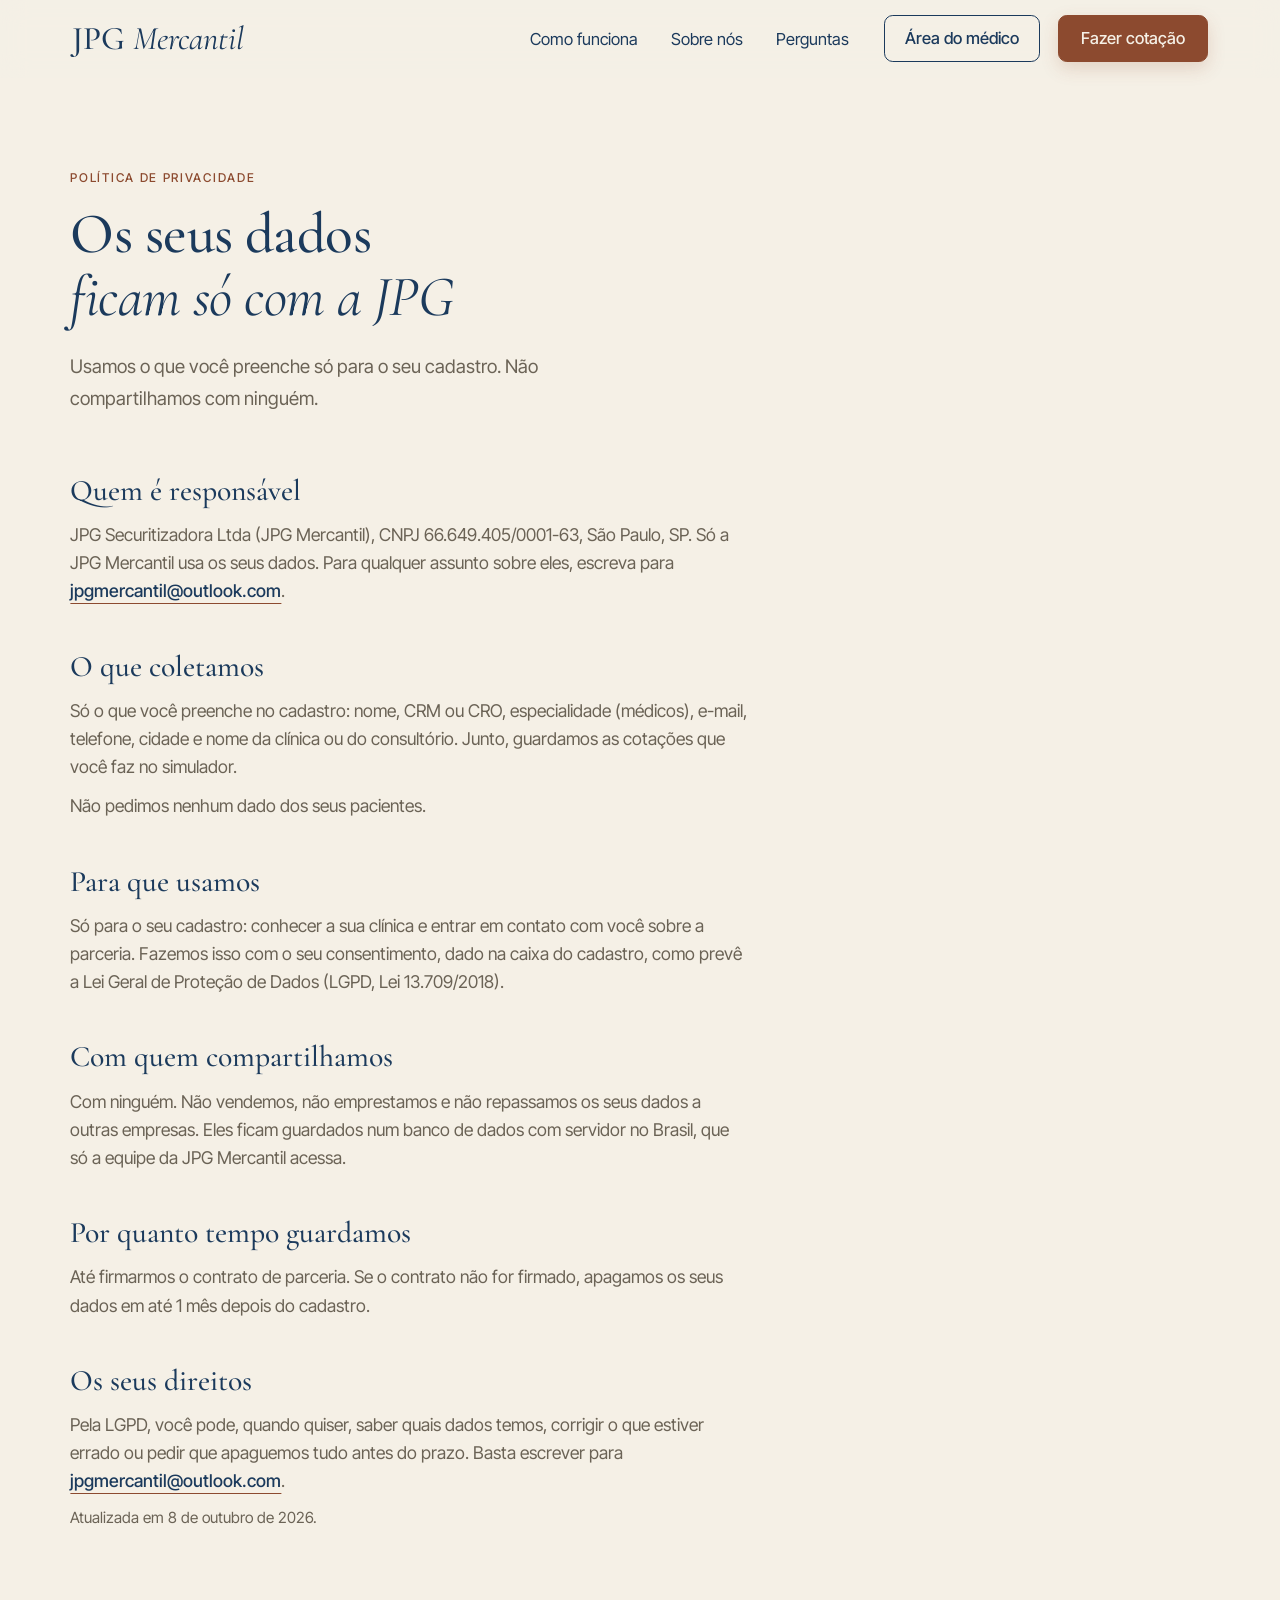
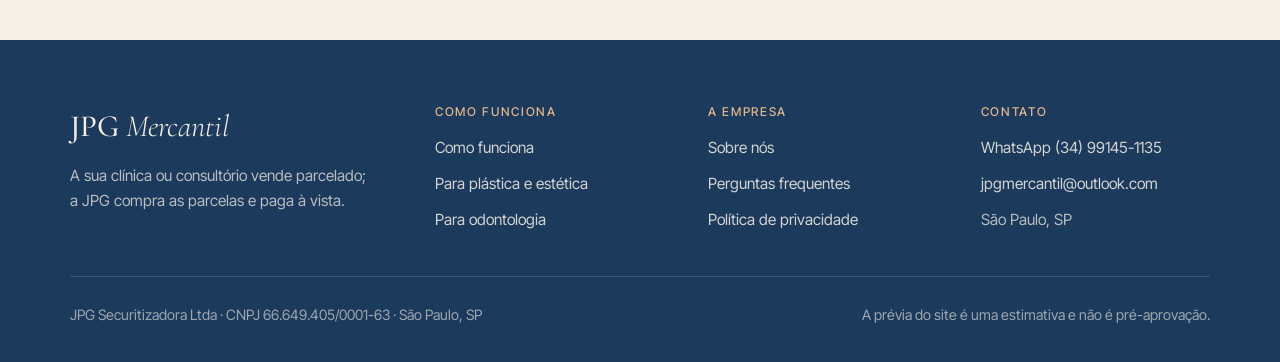
<file: privacidade.html>
<!DOCTYPE html><html lang="pt-BR"> <head><meta charset="utf-8"><meta name="viewport" content="width=device-width, initial-scale=1"><title>Política de privacidade · JPG Mercantil</title><meta name="description" content="Os dados do cadastro ficam só com a JPG Mercantil, servem só para o cadastro e não são compartilhados com ninguém."><link rel="icon" type="image/png" href="favicon.png"><link rel="apple-touch-icon" href="apple-touch-icon.png"><link rel="preconnect" href="https://fonts.googleapis.com"><link rel="preconnect" href="https://fonts.gstatic.com" crossorigin><!-- Só os pesos usados: Cormorant 400/500/600 e 300 itálico; Inter Tight 400/500/600. --><link rel="stylesheet" href="https://fonts.googleapis.com/css2?family=Cormorant+Garamond:ital,wght@0,400;0,500;0,600;1,300&family=Inter+Tight:wght@400;500;600&display=swap"><script>document.documentElement.classList.add('js');</script><link rel="stylesheet" href="assets/dentistas.cjFb9KIo.css">
<link rel="stylesheet" href="assets/dentistas.BLoOt-vA.css">
<style>.lede[data-astro-cid-huc2lya7]{margin-top:20px}
.texto-legal[data-astro-cid-ztibjfmw]{max-width:68ch}.texto-legal[data-astro-cid-ztibjfmw] .sub[data-astro-cid-ztibjfmw]{font-size:clamp(22px,2.2vw,27px);margin:40px 0 12px}.texto-legal[data-astro-cid-ztibjfmw] .sub[data-astro-cid-ztibjfmw]:first-child{margin-top:0}.texto-legal[data-astro-cid-ztibjfmw] p[data-astro-cid-ztibjfmw]{color:var(--slate)}.texto-legal[data-astro-cid-ztibjfmw] p[data-astro-cid-ztibjfmw]+p[data-astro-cid-ztibjfmw]{margin-top:10px}.texto-legal[data-astro-cid-ztibjfmw] .link[data-astro-cid-ztibjfmw]{font-size:inherit}.texto-legal[data-astro-cid-ztibjfmw] .atualizada[data-astro-cid-ztibjfmw]{margin-top:32px;font-size:14px}
</style></head> <body>  <header class="nav" id="nav" data-astro-cid-5blmo7yk> <div class="nav-wrap" data-astro-cid-5blmo7yk> <div class="nav-marca" data-astro-cid-5blmo7yk> <a href="index.html" class="nav-logo" aria-label="JPG Mercantil, início" data-astro-cid-5blmo7yk>JPG <em data-astro-cid-5blmo7yk>Mercantil</em></a>  </div> <nav aria-label="Principal" id="nav-menu" data-astro-cid-5blmo7yk> <ul class="nav-links" data-astro-cid-5blmo7yk> <li data-astro-cid-5blmo7yk><a href="index.html#como-funciona" data-astro-cid-5blmo7yk>Como funciona</a></li><li data-astro-cid-5blmo7yk><a href="sobre.html" data-astro-cid-5blmo7yk>Sobre nós</a></li><li data-astro-cid-5blmo7yk><a href="perguntas.html" data-astro-cid-5blmo7yk>Perguntas</a></li> <li class="nav-so-celular" data-astro-cid-5blmo7yk><a href="area-do-medico.html" data-astro-cid-5blmo7yk>Área do médico</a></li> </ul> </nav> <a href="area-do-medico.html" class="btn btn-contorno nav-medico" data-astro-cid-5blmo7yk>Área do médico</a> <a href="area-do-medico.html" class="nav-medico-icone" aria-label="Área do médico" title="Área do médico" data-astro-cid-5blmo7yk> <svg viewBox="0 0 24 24" width="20" height="20" aria-hidden="true" fill="none" stroke="currentColor" stroke-width="1.6" stroke-linecap="round" data-astro-cid-5blmo7yk> <circle cx="12" cy="8.5" r="3.6" data-astro-cid-5blmo7yk></circle><path d="M5 20c.8-3.7 3.6-5.6 7-5.6s6.2 1.9 7 5.6" data-astro-cid-5blmo7yk></path> </svg> </a> <button type="button" class="btn nav-cta" data-escolher-area data-astro-cid-5blmo7yk>Fazer cotação</button> <button type="button" class="nav-botao" id="nav-botao" aria-expanded="false" aria-controls="nav-menu" data-astro-cid-5blmo7yk> <span class="sr" data-astro-cid-5blmo7yk>Abrir menu</span> <span class="traco" aria-hidden="true" data-astro-cid-5blmo7yk></span> </button> </div> </header> <!-- Antes de qualquer cotação fora da landing de um público: médico ou dentista? --> <dialog class="escolha-area" id="escolha-area" aria-labelledby="escolha-area-titulo" data-astro-cid-5blmo7yk> <div class="escolha-area-corpo" data-astro-cid-5blmo7yk> <div class="escolha-area-topo" data-astro-cid-5blmo7yk> <div data-astro-cid-5blmo7yk> <p class="escolha-area-eyebrow" data-astro-cid-5blmo7yk>Fazer uma cotação</p> <h2 class="escolha-area-titulo" id="escolha-area-titulo" data-astro-cid-5blmo7yk>Você é <em data-astro-cid-5blmo7yk>médico</em> ou <em data-astro-cid-5blmo7yk>dentista?</em></h2> </div> <button type="button" class="escolha-area-fechar" data-fechar-escolha aria-label="Fechar" data-astro-cid-5blmo7yk>&times;</button> </div> <div class="escolha-area-opcoes" data-astro-cid-5blmo7yk> <a href="simulador.html" class="escolha-area-opcao" data-astro-cid-5blmo7yk> <img src="img/v10/porta-estetica.jpg" alt="" width="640" height="427" loading="lazy" data-astro-cid-5blmo7yk> <span class="escolha-area-rotulo" data-astro-cid-5blmo7yk>Plástica e estética <span class="escolha-area-seta" aria-hidden="true" data-astro-cid-5blmo7yk>&#8594;</span></span> <span class="escolha-area-texto" data-astro-cid-5blmo7yk>Cirurgias, dermatologia e outros. Cadastro com CRM.</span> </a> <a href="simulador-dentistas.html" class="escolha-area-opcao" data-astro-cid-5blmo7yk> <img src="img/v10/porta-odonto.jpg" alt="" width="640" height="427" loading="lazy" data-astro-cid-5blmo7yk> <span class="escolha-area-rotulo" data-astro-cid-5blmo7yk>Odontologia <span class="escolha-area-seta" aria-hidden="true" data-astro-cid-5blmo7yk>&#8594;</span></span> <span class="escolha-area-texto" data-astro-cid-5blmo7yk>Implantes, protocolos, lentes e outros. Cadastro com CRO.</span> </a> </div> </div> </dialog> <script type="module">const d="jpg.publico.v1",l=document.getElementById("nav")?.dataset.publico;try{l&&localStorage.setItem(d,l);const e=l?null:localStorage.getItem(d);if(e==="medicos"||e==="dentistas"){const t=e==="medicos"?"waMedicos":"waDentistas";document.querySelectorAll("a[data-wa-medicos]").forEach(n=>{n.dataset[t]&&(n.href=n.dataset[t])})}}catch{}const o=document.getElementById("nav"),i=()=>o?.classList.toggle("rolado",window.scrollY>24);i();window.addEventListener("scroll",i,{passive:!0});const s=document.getElementById("nav-botao"),r=s?.querySelector(".sr"),c=e=>{o?.classList.toggle("aberto",e),s?.setAttribute("aria-expanded",String(e)),r&&(r.textContent=e?"Fechar menu":"Abrir menu")};s?.addEventListener("click",()=>c(!o?.classList.contains("aberto")));o?.querySelectorAll(".nav-links a").forEach(e=>e.addEventListener("click",()=>c(!1)));document.addEventListener("keydown",e=>{e.key==="Escape"&&o?.classList.contains("aberto")&&(c(!1),s?.focus())});const a=document.getElementById("escolha-area");document.addEventListener("click",e=>{!a||!e.target.closest("[data-escolher-area]")||(c(!1),a.showModal())});a?.addEventListener("click",e=>{const t=e.target;(t===a||t.closest("[data-fechar-escolha]"))&&a.close()});</script>  <main data-astro-cid-ztibjfmw> <section class="sec primeira" data-astro-cid-ztibjfmw> <div class="wrap" data-astro-cid-ztibjfmw> <div class="topo" data-astro-cid-ztibjfmw> <div class="reveal" data-astro-cid-huc2lya7> <p class="eyebrow" data-astro-cid-huc2lya7>Política de privacidade</p> <h1 class="titulo" data-astro-cid-huc2lya7="true">Os seus dados<br data-astro-cid-huc2lya7><em data-astro-cid-huc2lya7>ficam só com a JPG</em></h1> <p class="lede" data-astro-cid-huc2lya7>Usamos o que você preenche só para o seu cadastro. Não compartilhamos com ninguém.</p> </div>  </div> <div class="texto-legal" data-astro-cid-ztibjfmw> <h2 class="sub" data-astro-cid-ztibjfmw>Quem é responsável</h2> <p data-astro-cid-ztibjfmw> JPG Securitizadora Ltda (JPG Mercantil), CNPJ 66.649.405/0001-63, São Paulo, SP. Só a JPG Mercantil usa os seus dados.
            Para qualquer assunto sobre eles, escreva para <a href="mailto:jpgmercantil@outlook.com" class="link" data-astro-cid-ztibjfmw>jpgmercantil@outlook.com</a>.
</p> <h2 class="sub" data-astro-cid-ztibjfmw>O que coletamos</h2> <p data-astro-cid-ztibjfmw>
Só o que você preenche no cadastro: nome, CRM ou CRO, especialidade (médicos), e-mail, telefone, cidade
            e nome da clínica ou do consultório. Junto, guardamos as cotações que você faz no simulador.
</p> <p data-astro-cid-ztibjfmw>Não pedimos nenhum dado dos seus pacientes.</p> <h2 class="sub" data-astro-cid-ztibjfmw>Para que usamos</h2> <p data-astro-cid-ztibjfmw>
Só para o seu cadastro: conhecer a sua clínica e entrar em contato com você sobre a parceria. Fazemos isso com
            o seu consentimento, dado na caixa do cadastro, como prevê a Lei Geral de Proteção de Dados (LGPD, Lei 13.709/2018).
</p> <h2 class="sub" data-astro-cid-ztibjfmw>Com quem compartilhamos</h2> <p data-astro-cid-ztibjfmw>
Com ninguém. Não vendemos, não emprestamos e não repassamos os seus dados a outras empresas. Eles ficam
            guardados num banco de dados com servidor no Brasil, que só a equipe da JPG Mercantil acessa.
</p> <h2 class="sub" data-astro-cid-ztibjfmw>Por quanto tempo guardamos</h2> <p data-astro-cid-ztibjfmw>
Até firmarmos o contrato de parceria. Se o contrato não for firmado, apagamos os seus dados em até 1 mês
            depois do cadastro.
</p> <h2 class="sub" data-astro-cid-ztibjfmw>Os seus direitos</h2> <p data-astro-cid-ztibjfmw>
Pela LGPD, você pode, quando quiser, saber quais dados temos, corrigir o que estiver errado ou pedir que
            apaguemos tudo antes do prazo. Basta escrever para <a href="mailto:jpgmercantil@outlook.com" class="link" data-astro-cid-ztibjfmw>jpgmercantil@outlook.com</a>.
</p> <p class="atualizada" data-astro-cid-ztibjfmw>Atualizada em 8 de outubro de 2026.</p> </div> </div> </section> </main> <footer class="rodape" data-astro-cid-wamvvw7j> <div class="wrap" data-astro-cid-wamvvw7j> <div class="rodape-grade" data-astro-cid-wamvvw7j> <div class="rodape-marca" data-astro-cid-wamvvw7j> <a href="index.html" class="rodape-logo" data-astro-cid-wamvvw7j>JPG <em data-astro-cid-wamvvw7j>Mercantil</em></a> <p data-astro-cid-wamvvw7j>A sua clínica ou consultório vende parcelado; a JPG compra as parcelas e paga à vista.</p> </div> <nav aria-label="Como funciona" data-astro-cid-wamvvw7j> <p class="rodape-titulo" data-astro-cid-wamvvw7j>Como funciona</p> <ul data-astro-cid-wamvvw7j><li data-astro-cid-wamvvw7j><a href="index.html#como-funciona" data-astro-cid-wamvvw7j>Como funciona</a></li><li data-astro-cid-wamvvw7j><a href="medicos.html" data-astro-cid-wamvvw7j>Para plástica e estética</a></li><li data-astro-cid-wamvvw7j><a href="dentistas.html" data-astro-cid-wamvvw7j>Para odontologia</a></li></ul> </nav> <nav aria-label="A empresa" data-astro-cid-wamvvw7j> <p class="rodape-titulo" data-astro-cid-wamvvw7j>A empresa</p> <ul data-astro-cid-wamvvw7j><li data-astro-cid-wamvvw7j><a href="sobre.html" data-astro-cid-wamvvw7j>Sobre nós</a></li><li data-astro-cid-wamvvw7j><a href="perguntas.html" data-astro-cid-wamvvw7j>Perguntas frequentes</a></li><li data-astro-cid-wamvvw7j><a href="privacidade.html" data-astro-cid-wamvvw7j>Política de privacidade</a></li></ul> </nav> <div data-astro-cid-wamvvw7j> <p class="rodape-titulo" data-astro-cid-wamvvw7j>Contato</p> <ul data-astro-cid-wamvvw7j> <li data-astro-cid-wamvvw7j><a href="https://wa.me/5534991451135?text=Ol%C3%A1!%20Vim%20pelo%20site%20da%20JPG%20Mercantil%20e%20quero%20entender%20como%20a%20JPG%20funciona%20para%20a%20minha%20cl%C3%ADnica." data-wa-medicos="https://wa.me/5534991451135?text=Ol%C3%A1!%20Vim%20pelo%20site%20da%20JPG%20Mercantil.%20Sou%20m%C3%A9dico%20e%20quero%20entender%20como%20a%20JPG%20funciona%20para%20a%20minha%20cl%C3%ADnica." data-wa-dentistas="https://wa.me/5534991451135?text=Ol%C3%A1!%20Vim%20pelo%20site%20da%20JPG%20Mercantil.%20Sou%20dentista%20e%20quero%20entender%20como%20a%20JPG%20funciona%20para%20o%20meu%20consult%C3%B3rio." class="astro-wamvvw7j" target="_blank" rel="noopener" data-astro-cid-wamvvw7j>WhatsApp (34) 99145-1135</a></li> <li data-astro-cid-wamvvw7j><a href="mailto:jpgmercantil@outlook.com" data-astro-cid-wamvvw7j>jpgmercantil@outlook.com</a></li> <li data-astro-cid-wamvvw7j>São Paulo, SP</li> </ul> </div> </div> <div class="rodape-base" data-astro-cid-wamvvw7j> <p data-astro-cid-wamvvw7j>JPG Securitizadora Ltda · CNPJ 66.649.405/0001-63 · São Paulo, SP</p> <p data-astro-cid-wamvvw7j>A prévia do site é uma estimativa e não é pré-aprovação.</p> </div> </div> </footer>   <script type="module">const r=document.querySelectorAll(".reveal");if("IntersectionObserver"in window){const e=new IntersectionObserver(n=>{for(const t of n)t.isIntersecting&&(t.target.classList.add("in"),e.unobserve(t.target))},{rootMargin:"0px 0px -8% 0px"});r.forEach(n=>e.observe(n))}else r.forEach(e=>e.classList.add("in"));</script> </body> </html>
</file>
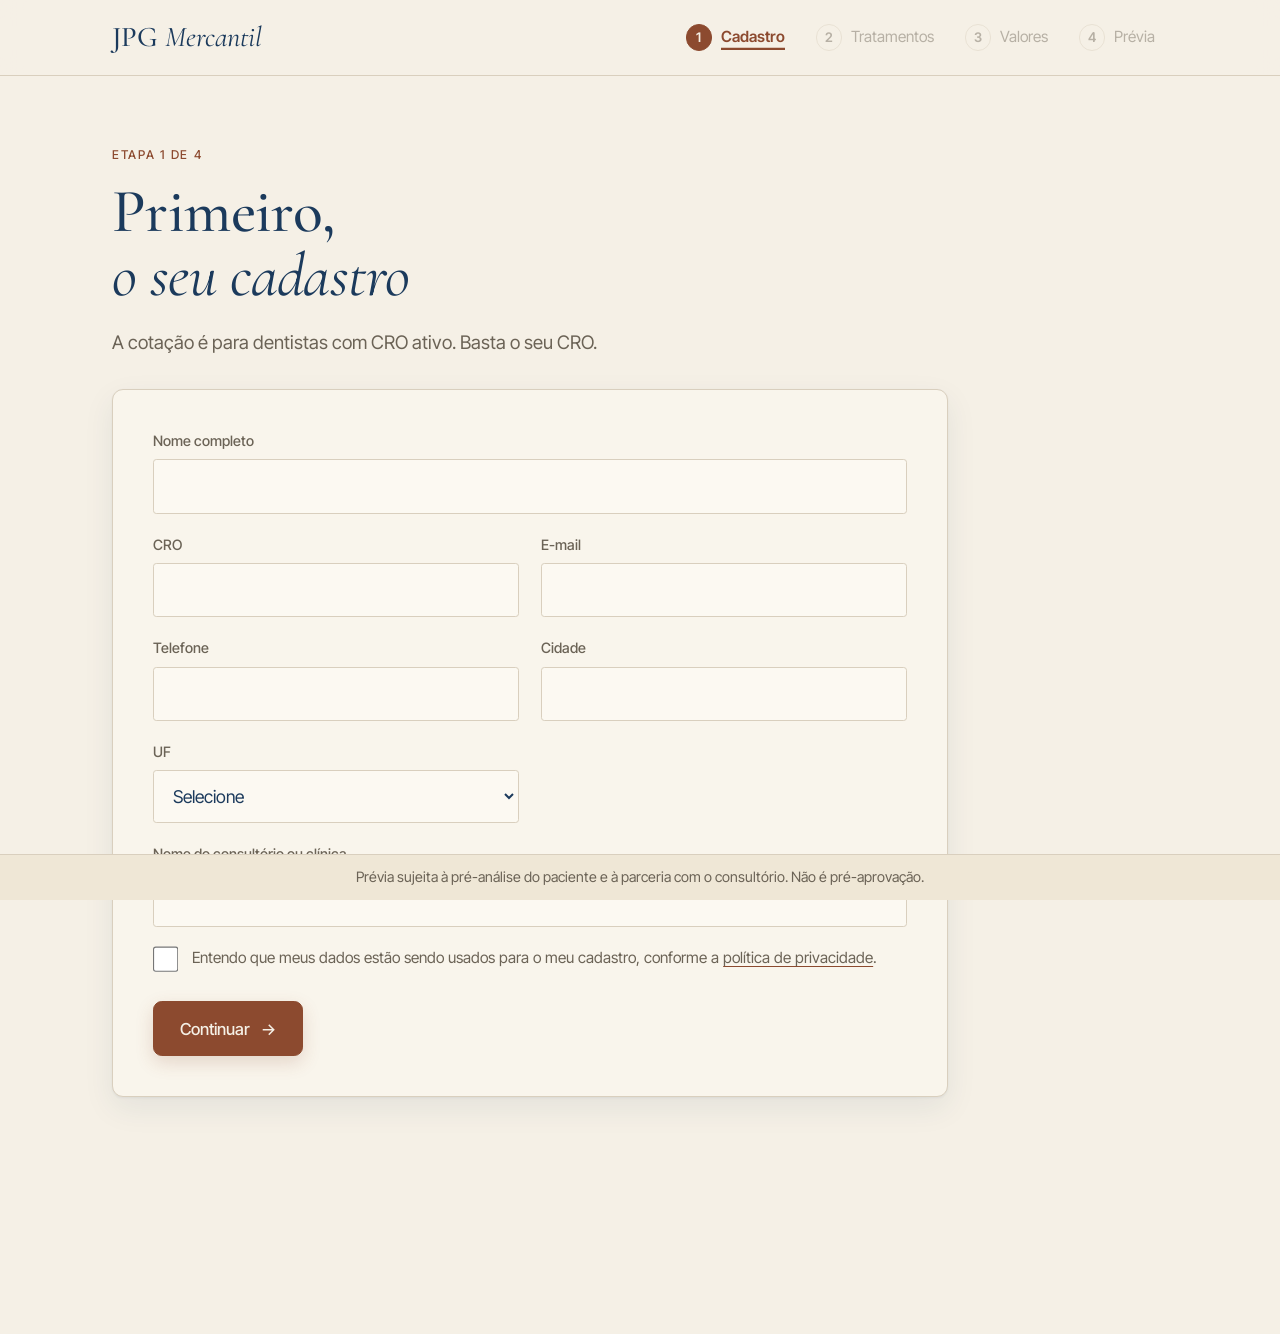
<file: simulador-dentistas.html>
<!DOCTYPE html><html lang="pt-BR"> <head><meta charset="utf-8"><meta name="viewport" content="width=device-width, initial-scale=1"><title>Cotação · JPG Mercantil</title><meta name="robots" content="noindex, nofollow"><link rel="icon" type="image/png" href="favicon.png"><link rel="apple-touch-icon" href="apple-touch-icon.png"><link rel="preconnect" href="https://fonts.googleapis.com"><link rel="preconnect" href="https://fonts.gstatic.com" crossorigin><!-- Só os pesos usados: Cormorant 400/500/600 e 300 itálico; Inter Tight 400/500/600. --><link rel="stylesheet" href="https://fonts.googleapis.com/css2?family=Cormorant+Garamond:ital,wght@0,400;0,500;0,600;1,300&family=Inter+Tight:wght@400;500;600&display=swap"><link rel="stylesheet" href="assets/dentistas.cjFb9KIo.css">
<link rel="stylesheet" href="assets/simulador-dentistas.BZ3xpD_w.css"></head> <body data-publico="dentistas"> <header class="topo-sim"> <div class="topo-sim-wrap"> <a href="dentistas.html" class="logo">JPG <em>Mercantil</em></a> <ol class="passos" aria-label="Etapas"> <li> <button type="button" class="passo" data-ir="1"> <span class="passo-n">1</span><span class="passo-nome">Cadastro</span> </button> </li><li> <button type="button" class="passo" data-ir="2" disabled> <span class="passo-n">2</span><span class="passo-nome">Tratamentos</span> </button> </li><li> <button type="button" class="passo" data-ir="3" disabled> <span class="passo-n">3</span><span class="passo-nome">Valores</span> </button> </li><li> <button type="button" class="passo" data-ir="4" disabled> <span class="passo-n">4</span><span class="passo-nome">Prévia</span> </button> </li> </ol> </div> </header> <main class="palco"> <!-- D05: o cadastro vem primeiro; para médicos a especialidade define as sugestões, dentista vê a lista inteira (V11-04) --> <section class="etapa" data-etapa="1"> <p class="eyebrow">Etapa 1 de 4</p> <h1 class="titulo" tabindex="-1">Primeiro,<br><em>o seu cadastro</em></h1> <p class="lede">A cotação é para dentistas com CRO ativo. Basta o seu CRO.</p> <form id="form-cadastro" class="campos caixa formulario" novalidate> <label class="campo largo" data-astro-cid-milnrzmy><span data-astro-cid-milnrzmy>Nome completo</span><input name="nome" autocomplete="name" required data-astro-cid-milnrzmy></label> <label class="campo" data-astro-cid-milnrzmy><span data-astro-cid-milnrzmy>CRO</span><input name="cro" required data-astro-cid-milnrzmy></label>   <label class="campo" data-astro-cid-milnrzmy><span data-astro-cid-milnrzmy>E-mail</span><input name="email" type="email" autocomplete="email" required data-astro-cid-milnrzmy></label> <label class="campo" data-astro-cid-milnrzmy><span data-astro-cid-milnrzmy>Telefone</span><input name="telefone" type="tel" inputmode="tel" autocomplete="tel" required data-astro-cid-milnrzmy></label> <label class="campo" data-astro-cid-milnrzmy><span data-astro-cid-milnrzmy>Cidade</span><input name="cidade" autocomplete="address-level2" required data-astro-cid-milnrzmy></label> <label class="campo" data-astro-cid-milnrzmy> <span data-astro-cid-milnrzmy>UF</span> <select name="uf" required data-astro-cid-milnrzmy> <option value="" selected disabled data-astro-cid-milnrzmy>Selecione</option> <option value="AC" data-astro-cid-milnrzmy>AC</option><option value="AL" data-astro-cid-milnrzmy>AL</option><option value="AP" data-astro-cid-milnrzmy>AP</option><option value="AM" data-astro-cid-milnrzmy>AM</option><option value="BA" data-astro-cid-milnrzmy>BA</option><option value="CE" data-astro-cid-milnrzmy>CE</option><option value="DF" data-astro-cid-milnrzmy>DF</option><option value="ES" data-astro-cid-milnrzmy>ES</option><option value="GO" data-astro-cid-milnrzmy>GO</option><option value="MA" data-astro-cid-milnrzmy>MA</option><option value="MT" data-astro-cid-milnrzmy>MT</option><option value="MS" data-astro-cid-milnrzmy>MS</option><option value="MG" data-astro-cid-milnrzmy>MG</option><option value="PA" data-astro-cid-milnrzmy>PA</option><option value="PB" data-astro-cid-milnrzmy>PB</option><option value="PR" data-astro-cid-milnrzmy>PR</option><option value="PE" data-astro-cid-milnrzmy>PE</option><option value="PI" data-astro-cid-milnrzmy>PI</option><option value="RJ" data-astro-cid-milnrzmy>RJ</option><option value="RN" data-astro-cid-milnrzmy>RN</option><option value="RS" data-astro-cid-milnrzmy>RS</option><option value="RO" data-astro-cid-milnrzmy>RO</option><option value="RR" data-astro-cid-milnrzmy>RR</option><option value="SC" data-astro-cid-milnrzmy>SC</option><option value="SP" data-astro-cid-milnrzmy>SP</option><option value="SE" data-astro-cid-milnrzmy>SE</option><option value="TO" data-astro-cid-milnrzmy>TO</option> </select> </label> <label class="campo largo" data-astro-cid-milnrzmy><span data-astro-cid-milnrzmy>Nome do consultório ou clínica</span><input name="clinica" autocomplete="organization" required data-astro-cid-milnrzmy></label> <label class="consentimento largo" data-astro-cid-milnrzmy> <input type="checkbox" name="consentimento" required data-astro-cid-milnrzmy> <span data-astro-cid-milnrzmy>
Entendo que meus dados estão sendo usados para o meu cadastro, conforme a
<a href="privacidade.html" target="_blank" rel="noopener" data-astro-cid-milnrzmy>política de privacidade</a>.
</span> </label>  <p class="erro largo" id="erro-cadastro" role="alert"></p> <div class="acoes largo"> <button type="submit" class="btn">Continuar<span class="seta" aria-hidden="true">&#8594;</span></button> </div> </form> </section> <section class="etapa" data-etapa="2" hidden> <p class="eyebrow">Etapa 2 de 4</p> <h2 class="titulo" tabindex="-1">Quais tratamentos<br><em>você quer oferecer?</em></h2> <p class="lede" id="sugestoes-lede"></p> <ul class="cirurgias" id="sugestoes"></ul> <div class="busca"> <label class="rotulo" for="busca">Não achou algum? Procure ou escreva o nome do tratamento</label> <div class="busca-caixa"> <input id="busca" class="busca-campo" type="search" role="combobox" autocomplete="off" placeholder="Ex.: faceta de porcelana" aria-autocomplete="list" aria-expanded="false" aria-controls="busca-lista"> <ul id="busca-lista" class="busca-lista" role="listbox" hidden></ul> </div> </div> <div class="selecionadas"> <p class="rotulo" id="selecionadas-titulo"></p> <ul class="chips" id="selecionadas"></ul> </div> <p class="erro" id="erro-cirurgias" role="alert"></p> <div class="acoes"> <button type="button" class="btn" id="ir-precos">Continuar<span class="seta" aria-hidden="true">&#8594;</span></button> </div> </section> <section class="etapa" data-etapa="3" hidden> <p class="eyebrow">Etapa 3 de 4</p> <h2 class="titulo" tabindex="-1">Quanto custa<br><em>cada tratamento?</em></h2> <p class="lede">Informe o orçamento de cada um, como o consultório passa ao paciente.</p> <form id="form-precos" novalidate> <div class="precos" id="precos"></div> <p class="erro" id="erro-precos" role="alert"></p> <div class="acoes"> <button type="submit" class="btn">Ver a prévia<span class="seta" aria-hidden="true">&#8594;</span></button> <button type="button" class="link" data-ir="2">Voltar para os tratamentos</button> </div> </form> </section> <section class="etapa" data-etapa="4" hidden> <p class="eyebrow">Etapa 4 de 4 · prévia</p> <h2 class="titulo" tabindex="-1">Prévia do<br><em>pagamento</em></h2> <!-- A arquitetura diz que é cotação: o aviso vem antes dos números, não no rodapé. --> <div class="estimativa"> <p class="estimativa-titulo">Isto é uma prévia, não uma proposta.</p> <p>
Os valores servem de referência para você conversar com a JPG. As condições de cada paciente
            saem depois da parceria com o seu consultório e da pré-análise dele, e os prazos e as parcelas podem ser diferentes.
</p> </div> <p class="lede" id="parcelas-resumo"></p> <div class="itens" id="resultados"></div> <button type="button" class="addon" data-ir="2">+ Adicionar outro tratamento</button> <div class="acoes"> <button type="button" class="btn" data-acao="enviar">Enviar cotação para a JPG<span class="seta" aria-hidden="true">&#8594;</span></button> <button type="button" class="link" data-ir="3">Editar preços</button> </div> </section> </main> <p class="aviso">Prévia sujeita à pré-análise do paciente e à parceria com o consultório. Não é pré-aprovação.</p> <script type="module" src="assets/Simulador.astro_astro_type_script_index_0_lang.D65-1j6o.js"></script> </body> </html>
</file>
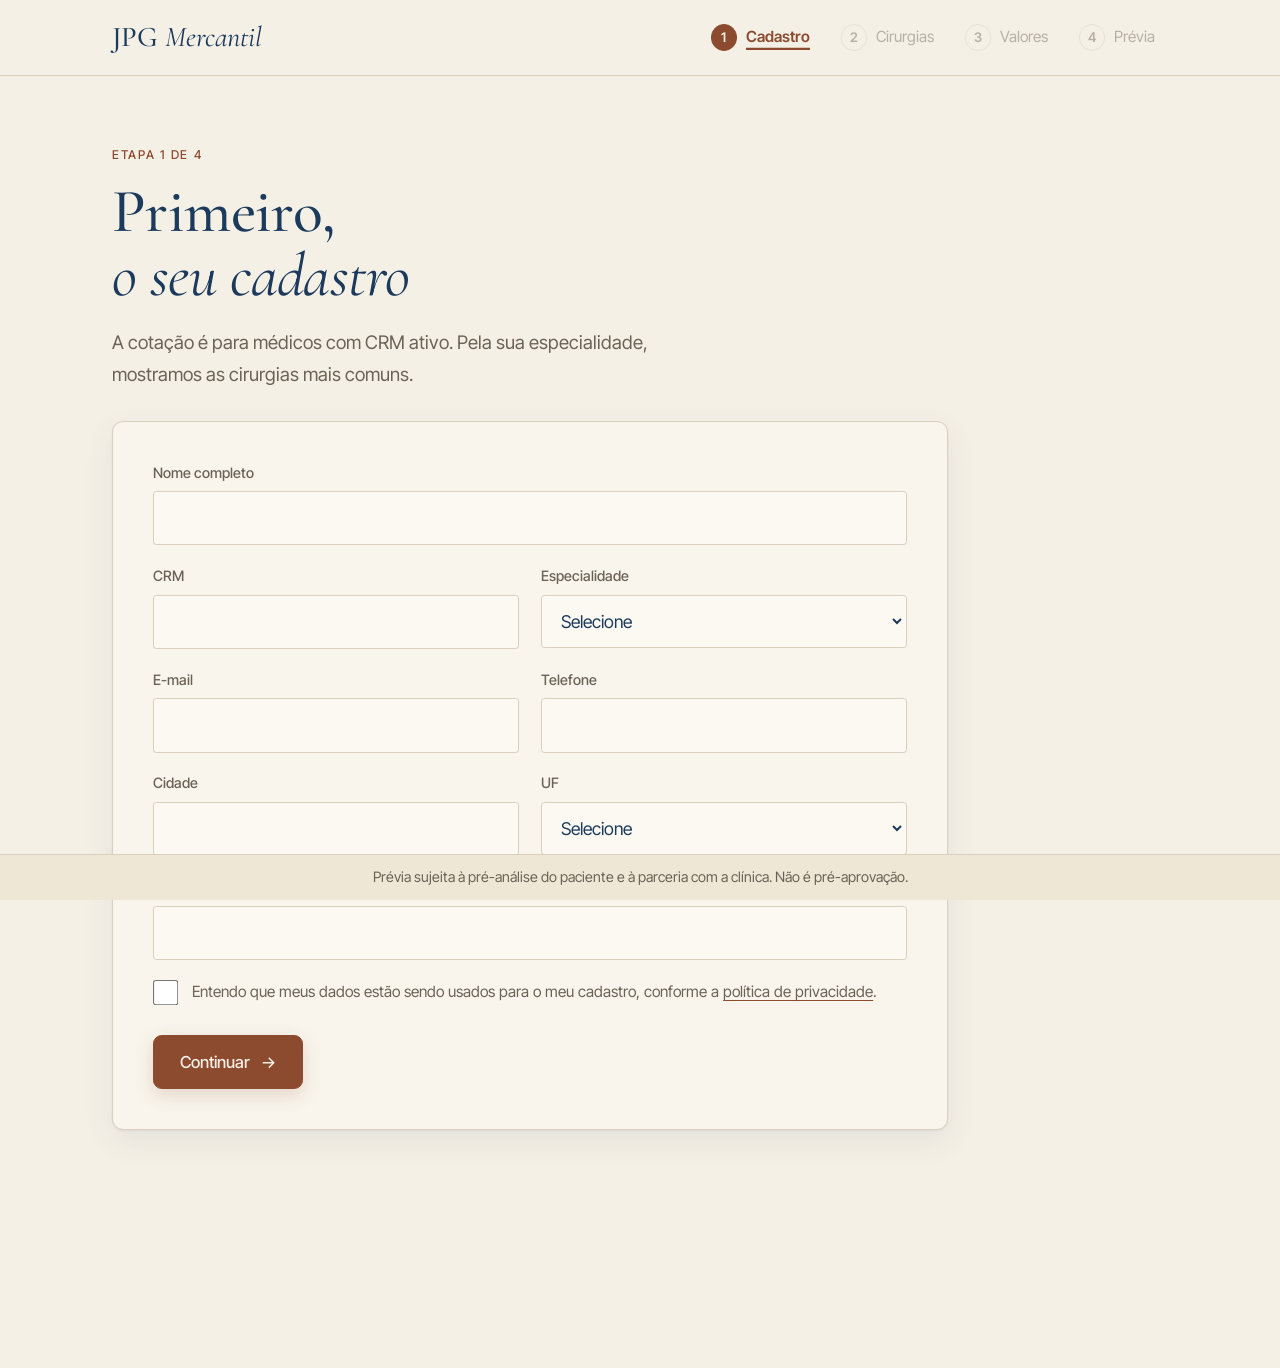
<file: simulador.html>
<!DOCTYPE html><html lang="pt-BR"> <head><meta charset="utf-8"><meta name="viewport" content="width=device-width, initial-scale=1"><title>Cotação · JPG Mercantil</title><meta name="robots" content="noindex, nofollow"><link rel="icon" type="image/png" href="favicon.png"><link rel="apple-touch-icon" href="apple-touch-icon.png"><link rel="preconnect" href="https://fonts.googleapis.com"><link rel="preconnect" href="https://fonts.gstatic.com" crossorigin><!-- Só os pesos usados: Cormorant 400/500/600 e 300 itálico; Inter Tight 400/500/600. --><link rel="stylesheet" href="https://fonts.googleapis.com/css2?family=Cormorant+Garamond:ital,wght@0,400;0,500;0,600;1,300&family=Inter+Tight:wght@400;500;600&display=swap"><link rel="stylesheet" href="assets/dentistas.cjFb9KIo.css">
<link rel="stylesheet" href="assets/simulador-dentistas.BZ3xpD_w.css"></head> <body data-publico="medicos"> <header class="topo-sim"> <div class="topo-sim-wrap"> <a href="medicos.html" class="logo">JPG <em>Mercantil</em></a> <ol class="passos" aria-label="Etapas"> <li> <button type="button" class="passo" data-ir="1"> <span class="passo-n">1</span><span class="passo-nome">Cadastro</span> </button> </li><li> <button type="button" class="passo" data-ir="2" disabled> <span class="passo-n">2</span><span class="passo-nome">Cirurgias</span> </button> </li><li> <button type="button" class="passo" data-ir="3" disabled> <span class="passo-n">3</span><span class="passo-nome">Valores</span> </button> </li><li> <button type="button" class="passo" data-ir="4" disabled> <span class="passo-n">4</span><span class="passo-nome">Prévia</span> </button> </li> </ol> </div> </header> <main class="palco"> <!-- D05: o cadastro vem primeiro; para médicos a especialidade define as sugestões, dentista vê a lista inteira (V11-04) --> <section class="etapa" data-etapa="1"> <p class="eyebrow">Etapa 1 de 4</p> <h1 class="titulo" tabindex="-1">Primeiro,<br><em>o seu cadastro</em></h1> <p class="lede">A cotação é para médicos com CRM ativo. Pela sua especialidade, mostramos as cirurgias mais comuns.</p> <form id="form-cadastro" class="campos caixa formulario" novalidate> <label class="campo largo" data-astro-cid-milnrzmy><span data-astro-cid-milnrzmy>Nome completo</span><input name="nome" autocomplete="name" required data-astro-cid-milnrzmy></label> <label class="campo" data-astro-cid-milnrzmy><span data-astro-cid-milnrzmy>CRM</span><input name="crm" required data-astro-cid-milnrzmy></label> <label class="campo" data-astro-cid-milnrzmy> <span data-astro-cid-milnrzmy>Especialidade</span> <select name="especialidade" required data-astro-cid-milnrzmy> <option value="" selected disabled data-astro-cid-milnrzmy>Selecione</option> <option value="Cirurgia plástica e estética" data-astro-cid-milnrzmy>Cirurgia plástica e estética</option><option value="Oftalmologia" data-astro-cid-milnrzmy>Oftalmologia</option><option value="Dermatologia" data-astro-cid-milnrzmy>Dermatologia</option>  </select> </label>  <label class="campo" data-astro-cid-milnrzmy><span data-astro-cid-milnrzmy>E-mail</span><input name="email" type="email" autocomplete="email" required data-astro-cid-milnrzmy></label> <label class="campo" data-astro-cid-milnrzmy><span data-astro-cid-milnrzmy>Telefone</span><input name="telefone" type="tel" inputmode="tel" autocomplete="tel" required data-astro-cid-milnrzmy></label> <label class="campo" data-astro-cid-milnrzmy><span data-astro-cid-milnrzmy>Cidade</span><input name="cidade" autocomplete="address-level2" required data-astro-cid-milnrzmy></label> <label class="campo" data-astro-cid-milnrzmy> <span data-astro-cid-milnrzmy>UF</span> <select name="uf" required data-astro-cid-milnrzmy> <option value="" selected disabled data-astro-cid-milnrzmy>Selecione</option> <option value="AC" data-astro-cid-milnrzmy>AC</option><option value="AL" data-astro-cid-milnrzmy>AL</option><option value="AP" data-astro-cid-milnrzmy>AP</option><option value="AM" data-astro-cid-milnrzmy>AM</option><option value="BA" data-astro-cid-milnrzmy>BA</option><option value="CE" data-astro-cid-milnrzmy>CE</option><option value="DF" data-astro-cid-milnrzmy>DF</option><option value="ES" data-astro-cid-milnrzmy>ES</option><option value="GO" data-astro-cid-milnrzmy>GO</option><option value="MA" data-astro-cid-milnrzmy>MA</option><option value="MT" data-astro-cid-milnrzmy>MT</option><option value="MS" data-astro-cid-milnrzmy>MS</option><option value="MG" data-astro-cid-milnrzmy>MG</option><option value="PA" data-astro-cid-milnrzmy>PA</option><option value="PB" data-astro-cid-milnrzmy>PB</option><option value="PR" data-astro-cid-milnrzmy>PR</option><option value="PE" data-astro-cid-milnrzmy>PE</option><option value="PI" data-astro-cid-milnrzmy>PI</option><option value="RJ" data-astro-cid-milnrzmy>RJ</option><option value="RN" data-astro-cid-milnrzmy>RN</option><option value="RS" data-astro-cid-milnrzmy>RS</option><option value="RO" data-astro-cid-milnrzmy>RO</option><option value="RR" data-astro-cid-milnrzmy>RR</option><option value="SC" data-astro-cid-milnrzmy>SC</option><option value="SP" data-astro-cid-milnrzmy>SP</option><option value="SE" data-astro-cid-milnrzmy>SE</option><option value="TO" data-astro-cid-milnrzmy>TO</option> </select> </label> <label class="campo largo" data-astro-cid-milnrzmy><span data-astro-cid-milnrzmy>Nome da clínica</span><input name="clinica" autocomplete="organization" required data-astro-cid-milnrzmy></label> <label class="consentimento largo" data-astro-cid-milnrzmy> <input type="checkbox" name="consentimento" required data-astro-cid-milnrzmy> <span data-astro-cid-milnrzmy>
Entendo que meus dados estão sendo usados para o meu cadastro, conforme a
<a href="privacidade.html" target="_blank" rel="noopener" data-astro-cid-milnrzmy>política de privacidade</a>.
</span> </label>  <p class="erro largo" id="erro-cadastro" role="alert"></p> <div class="acoes largo"> <button type="submit" class="btn">Continuar<span class="seta" aria-hidden="true">&#8594;</span></button> </div> </form> </section> <section class="etapa" data-etapa="2" hidden> <p class="eyebrow">Etapa 2 de 4</p> <h2 class="titulo" tabindex="-1">Quais cirurgias<br><em>você quer oferecer?</em></h2> <p class="lede" id="sugestoes-lede"></p> <ul class="cirurgias" id="sugestoes"></ul> <div class="busca"> <label class="rotulo" for="busca">Não achou a cirurgia? Procure na lista completa ou escreva o nome</label> <div class="busca-caixa"> <input id="busca" class="busca-campo" type="search" role="combobox" autocomplete="off" placeholder="Ex.: rinoplastia" aria-autocomplete="list" aria-expanded="false" aria-controls="busca-lista"> <ul id="busca-lista" class="busca-lista" role="listbox" hidden></ul> </div> </div> <div class="selecionadas"> <p class="rotulo" id="selecionadas-titulo"></p> <ul class="chips" id="selecionadas"></ul> </div> <p class="erro" id="erro-cirurgias" role="alert"></p> <div class="acoes"> <button type="button" class="btn" id="ir-precos">Continuar<span class="seta" aria-hidden="true">&#8594;</span></button> </div> </section> <section class="etapa" data-etapa="3" hidden> <p class="eyebrow">Etapa 3 de 4</p> <h2 class="titulo" tabindex="-1">Quanto custa<br><em>cada cirurgia?</em></h2> <p class="lede">Informe o orçamento de cada uma, como a clínica passa ao paciente. Se o paciente quiser dar uma entrada, dá para incluir.</p> <form id="form-precos" novalidate> <div class="precos" id="precos"></div> <p class="erro" id="erro-precos" role="alert"></p> <div class="acoes"> <button type="submit" class="btn">Ver a prévia<span class="seta" aria-hidden="true">&#8594;</span></button> <button type="button" class="link" data-ir="2">Voltar para as cirurgias</button> </div> </form> </section> <section class="etapa" data-etapa="4" hidden> <p class="eyebrow">Etapa 4 de 4 · prévia</p> <h2 class="titulo" tabindex="-1">Prévia do<br><em>pagamento</em></h2> <!-- A arquitetura diz que é cotação: o aviso vem antes dos números, não no rodapé. --> <div class="estimativa"> <p class="estimativa-titulo">Isto é uma prévia, não uma proposta.</p> <p>
Os valores servem de referência para você conversar com a JPG. As condições de cada paciente
            saem depois da parceria com a sua clínica e da pré-análise dele, e os prazos e as parcelas podem ser diferentes.
</p> </div> <p class="lede" id="parcelas-resumo"></p> <div class="itens" id="resultados"></div> <button type="button" class="addon" data-ir="2">+ Adicionar outra cirurgia</button> <div class="acoes"> <button type="button" class="btn" data-acao="enviar">Enviar cotação para a JPG<span class="seta" aria-hidden="true">&#8594;</span></button> <button type="button" class="link" data-ir="3">Editar preços</button> </div> </section> </main> <p class="aviso">Prévia sujeita à pré-análise do paciente e à parceria com a clínica. Não é pré-aprovação.</p> <script type="module" src="assets/Simulador.astro_astro_type_script_index_0_lang.D65-1j6o.js"></script> </body> </html>
</file>
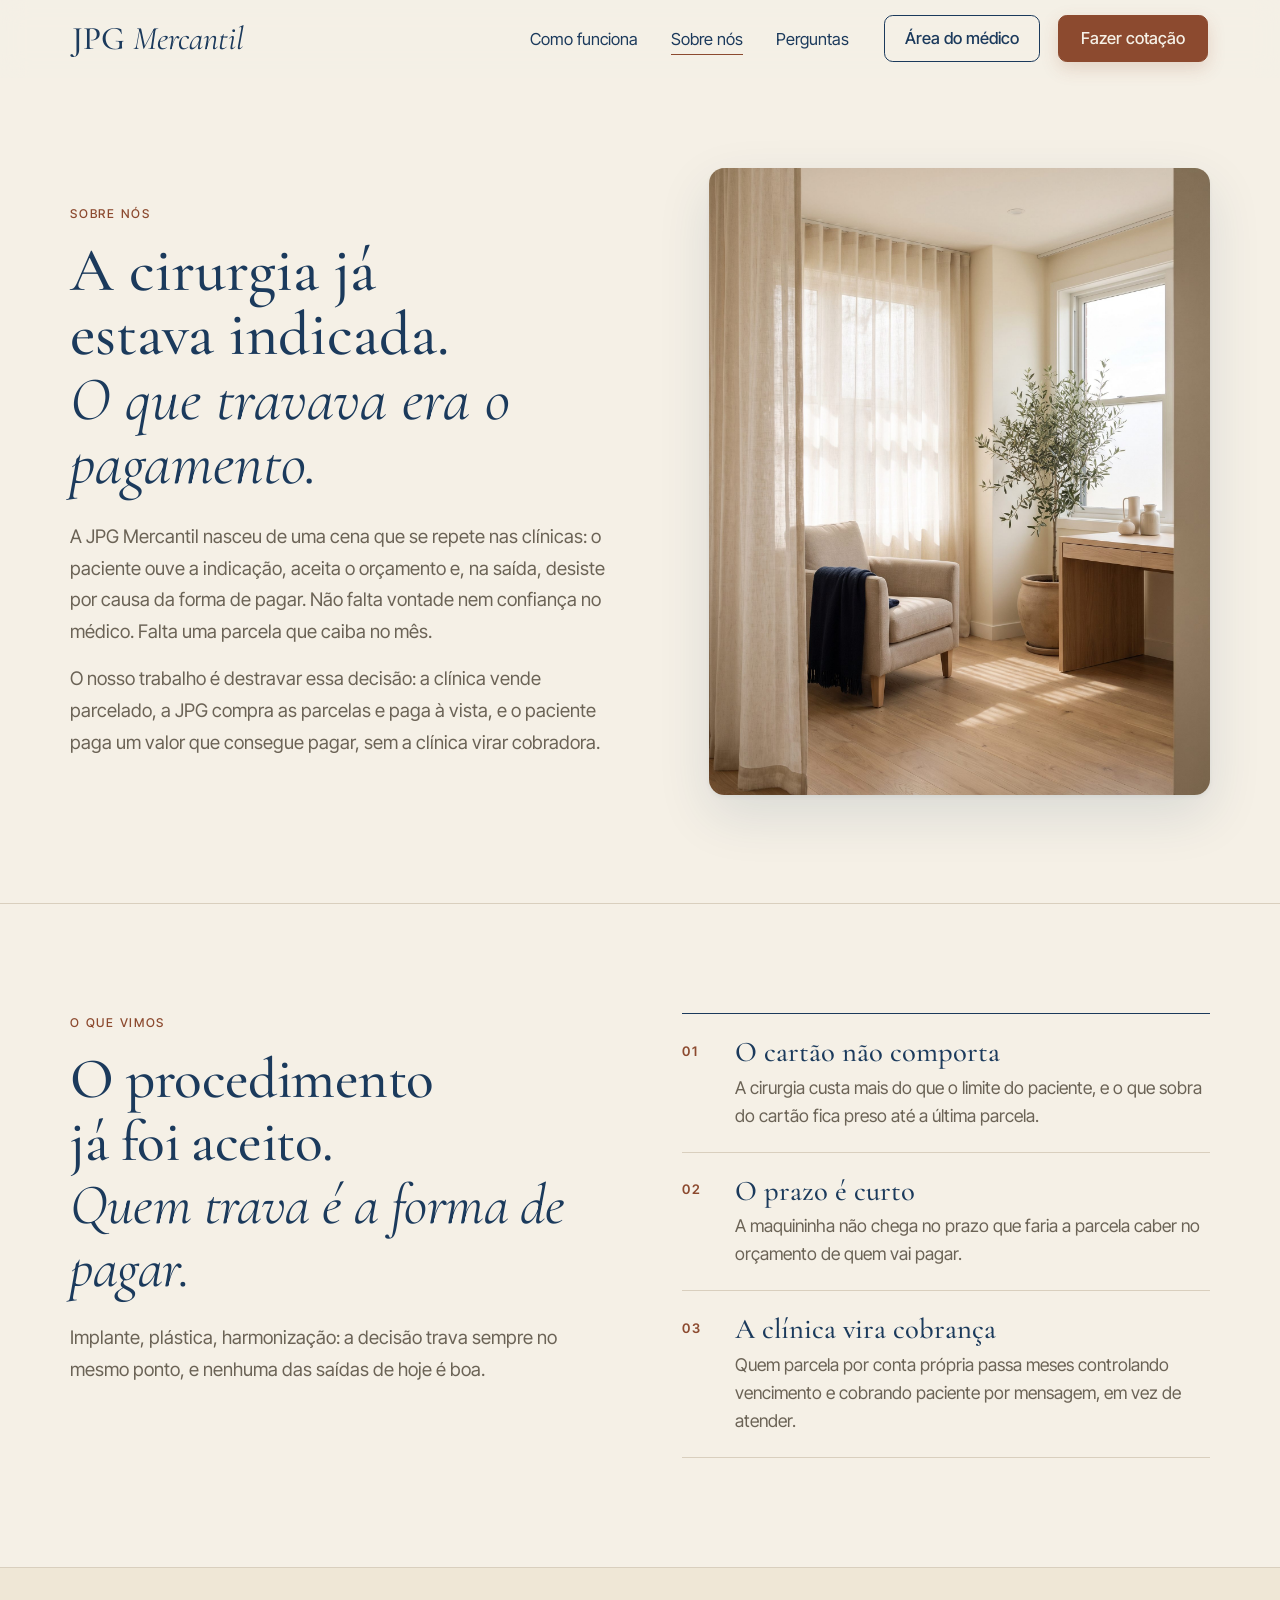
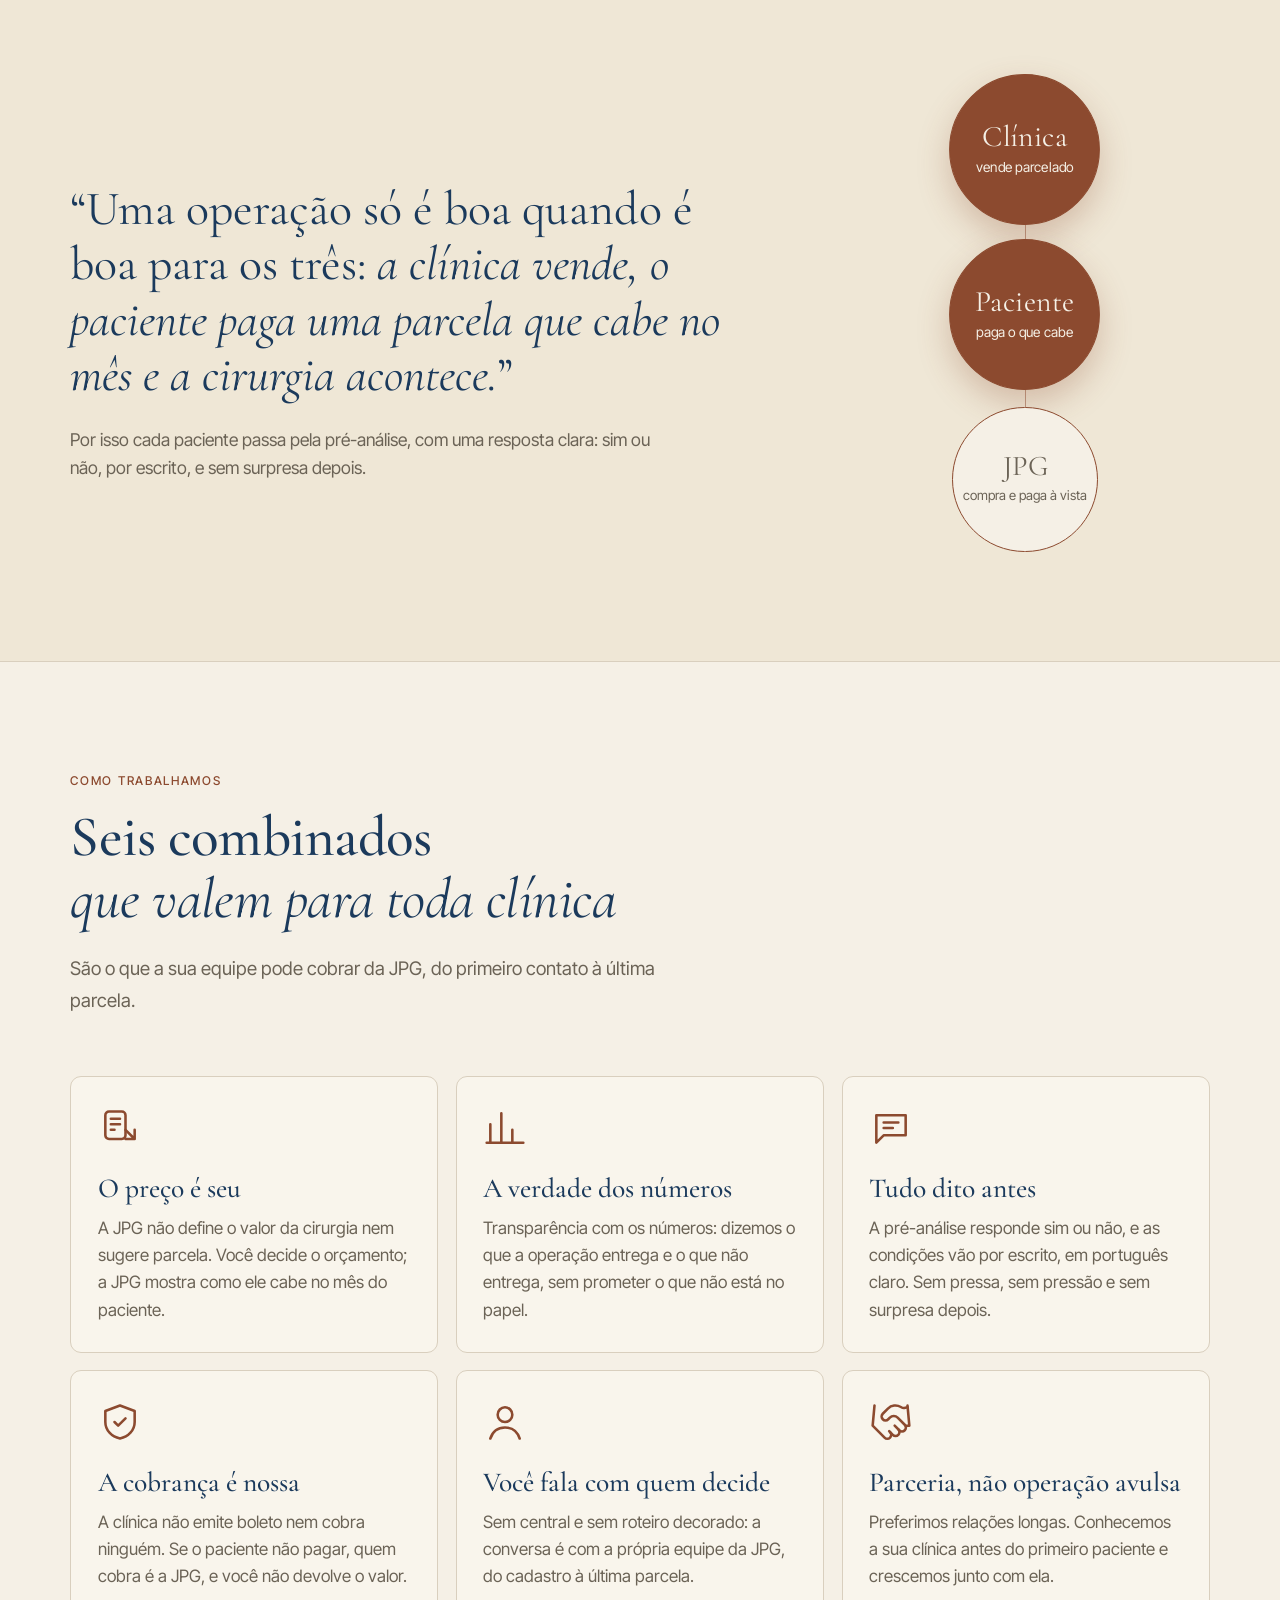
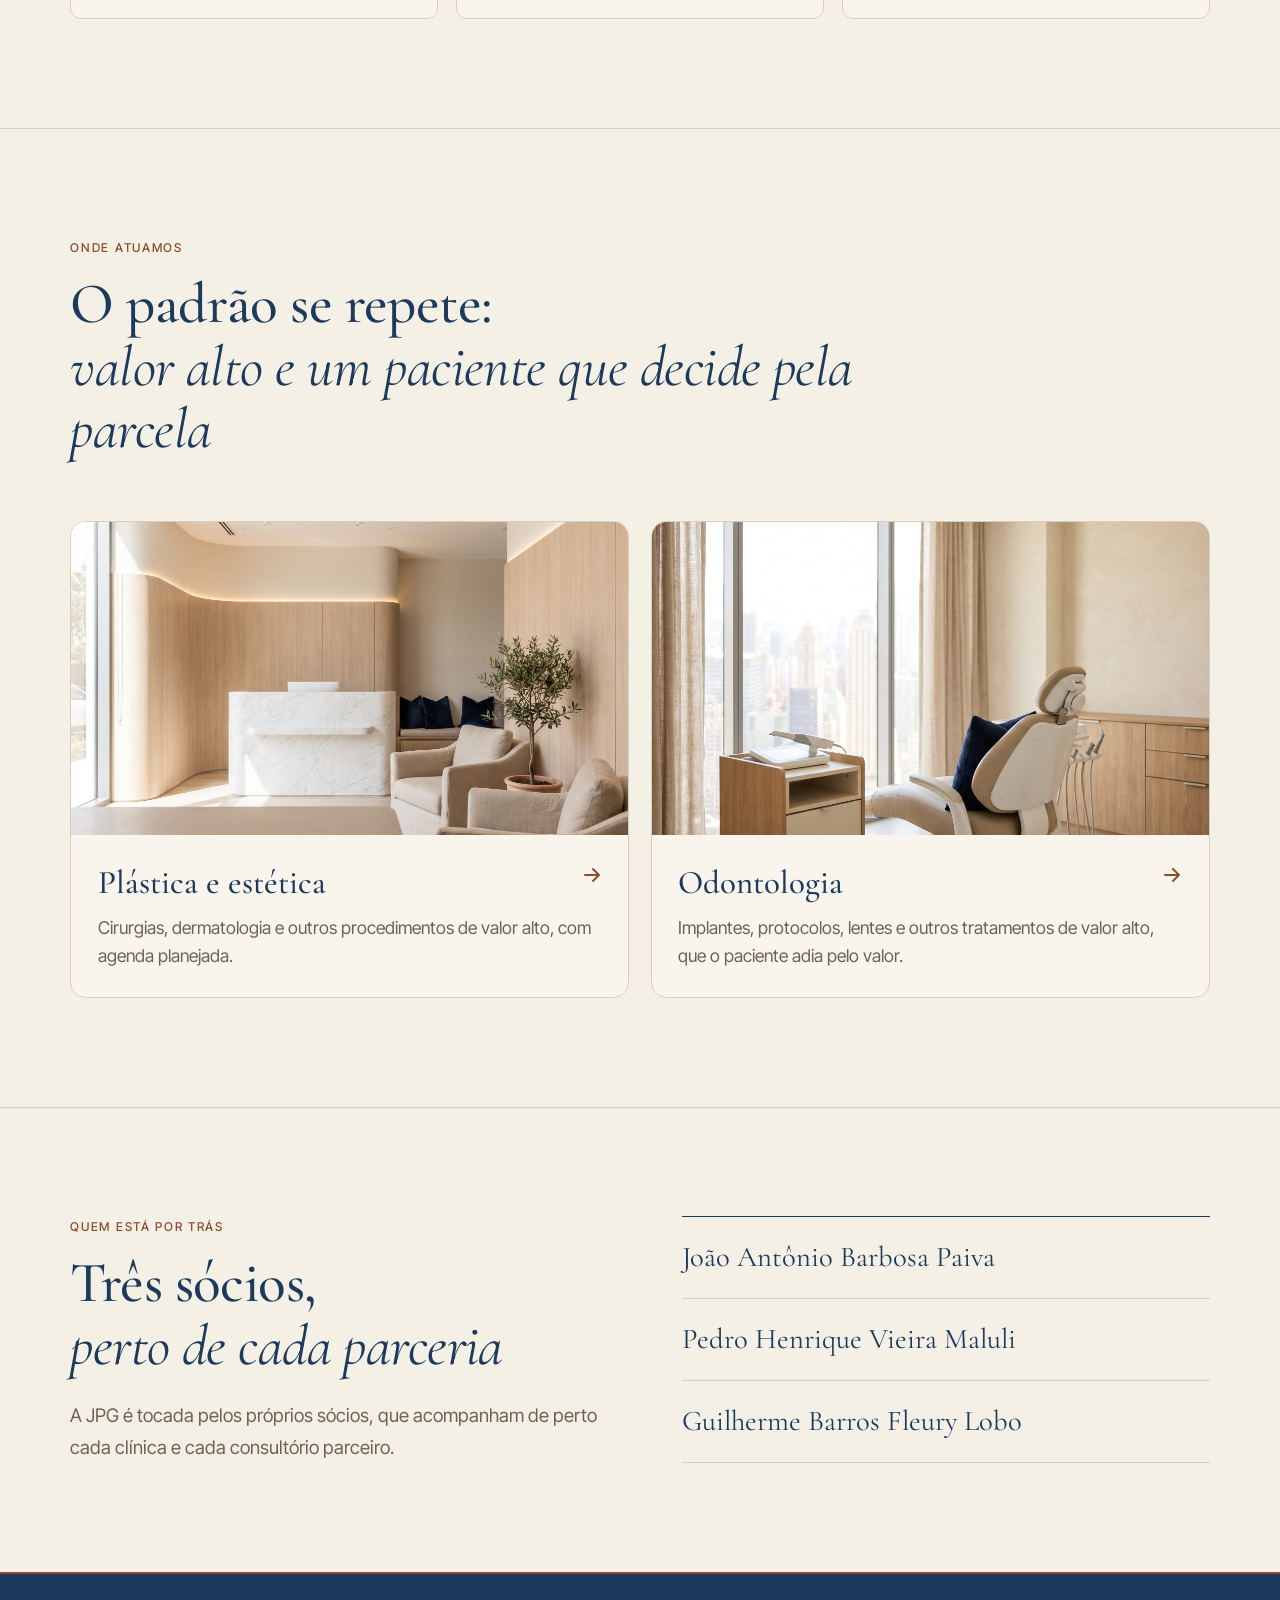
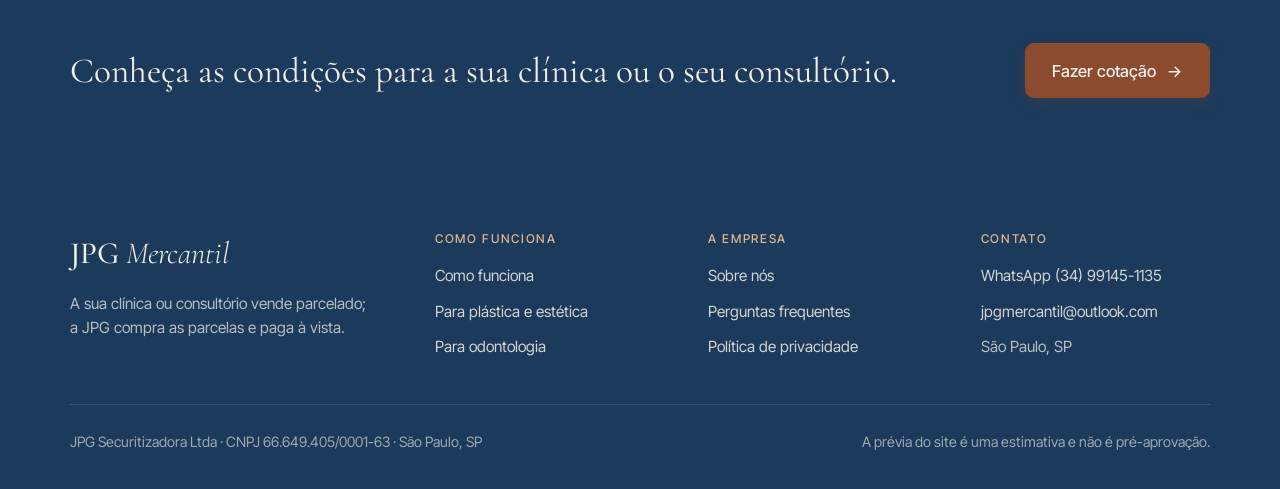
<file: sobre.html>
<!DOCTYPE html><html lang="pt-BR"> <head><meta charset="utf-8"><meta name="viewport" content="width=device-width, initial-scale=1"><title>Sobre nós · JPG Mercantil</title><meta name="description" content="Por que a JPG Mercantil existe: para que o procedimento indicado aconteça, com uma parcela que o paciente consegue pagar e a clínica fora da cobrança."><link rel="icon" type="image/png" href="favicon.png"><link rel="apple-touch-icon" href="apple-touch-icon.png"><link rel="preconnect" href="https://fonts.googleapis.com"><link rel="preconnect" href="https://fonts.gstatic.com" crossorigin><!-- Só os pesos usados: Cormorant 400/500/600 e 300 itálico; Inter Tight 400/500/600. --><link rel="stylesheet" href="https://fonts.googleapis.com/css2?family=Cormorant+Garamond:ital,wght@0,400;0,500;0,600;1,300&family=Inter+Tight:wght@400;500;600&display=swap"><script>document.documentElement.classList.add('js');</script><link rel="stylesheet" href="assets/dentistas.cjFb9KIo.css">
<link rel="stylesheet" href="assets/dentistas.BLoOt-vA.css">
<style>.lede[data-astro-cid-huc2lya7]{margin-top:20px}
</style>
<link rel="stylesheet" href="assets/sobre.CyuenbVh.css"></head> <body>  <header class="nav" id="nav" data-astro-cid-5blmo7yk> <div class="nav-wrap" data-astro-cid-5blmo7yk> <div class="nav-marca" data-astro-cid-5blmo7yk> <a href="index.html" class="nav-logo" aria-label="JPG Mercantil, início" data-astro-cid-5blmo7yk>JPG <em data-astro-cid-5blmo7yk>Mercantil</em></a>  </div> <nav aria-label="Principal" id="nav-menu" data-astro-cid-5blmo7yk> <ul class="nav-links" data-astro-cid-5blmo7yk> <li data-astro-cid-5blmo7yk><a href="index.html#como-funciona" data-astro-cid-5blmo7yk>Como funciona</a></li><li data-astro-cid-5blmo7yk><a href="sobre.html" aria-current="page" data-astro-cid-5blmo7yk>Sobre nós</a></li><li data-astro-cid-5blmo7yk><a href="perguntas.html" data-astro-cid-5blmo7yk>Perguntas</a></li> <li class="nav-so-celular" data-astro-cid-5blmo7yk><a href="area-do-medico.html" data-astro-cid-5blmo7yk>Área do médico</a></li> </ul> </nav> <a href="area-do-medico.html" class="btn btn-contorno nav-medico" data-astro-cid-5blmo7yk>Área do médico</a> <a href="area-do-medico.html" class="nav-medico-icone" aria-label="Área do médico" title="Área do médico" data-astro-cid-5blmo7yk> <svg viewBox="0 0 24 24" width="20" height="20" aria-hidden="true" fill="none" stroke="currentColor" stroke-width="1.6" stroke-linecap="round" data-astro-cid-5blmo7yk> <circle cx="12" cy="8.5" r="3.6" data-astro-cid-5blmo7yk></circle><path d="M5 20c.8-3.7 3.6-5.6 7-5.6s6.2 1.9 7 5.6" data-astro-cid-5blmo7yk></path> </svg> </a> <button type="button" class="btn nav-cta" data-escolher-area data-astro-cid-5blmo7yk>Fazer cotação</button> <button type="button" class="nav-botao" id="nav-botao" aria-expanded="false" aria-controls="nav-menu" data-astro-cid-5blmo7yk> <span class="sr" data-astro-cid-5blmo7yk>Abrir menu</span> <span class="traco" aria-hidden="true" data-astro-cid-5blmo7yk></span> </button> </div> </header> <!-- Antes de qualquer cotação fora da landing de um público: médico ou dentista? --> <dialog class="escolha-area" id="escolha-area" aria-labelledby="escolha-area-titulo" data-astro-cid-5blmo7yk> <div class="escolha-area-corpo" data-astro-cid-5blmo7yk> <div class="escolha-area-topo" data-astro-cid-5blmo7yk> <div data-astro-cid-5blmo7yk> <p class="escolha-area-eyebrow" data-astro-cid-5blmo7yk>Fazer uma cotação</p> <h2 class="escolha-area-titulo" id="escolha-area-titulo" data-astro-cid-5blmo7yk>Você é <em data-astro-cid-5blmo7yk>médico</em> ou <em data-astro-cid-5blmo7yk>dentista?</em></h2> </div> <button type="button" class="escolha-area-fechar" data-fechar-escolha aria-label="Fechar" data-astro-cid-5blmo7yk>&times;</button> </div> <div class="escolha-area-opcoes" data-astro-cid-5blmo7yk> <a href="simulador.html" class="escolha-area-opcao" data-astro-cid-5blmo7yk> <img src="img/v10/porta-estetica.jpg" alt="" width="640" height="427" loading="lazy" data-astro-cid-5blmo7yk> <span class="escolha-area-rotulo" data-astro-cid-5blmo7yk>Plástica e estética <span class="escolha-area-seta" aria-hidden="true" data-astro-cid-5blmo7yk>&#8594;</span></span> <span class="escolha-area-texto" data-astro-cid-5blmo7yk>Cirurgias, dermatologia e outros. Cadastro com CRM.</span> </a> <a href="simulador-dentistas.html" class="escolha-area-opcao" data-astro-cid-5blmo7yk> <img src="img/v10/porta-odonto.jpg" alt="" width="640" height="427" loading="lazy" data-astro-cid-5blmo7yk> <span class="escolha-area-rotulo" data-astro-cid-5blmo7yk>Odontologia <span class="escolha-area-seta" aria-hidden="true" data-astro-cid-5blmo7yk>&#8594;</span></span> <span class="escolha-area-texto" data-astro-cid-5blmo7yk>Implantes, protocolos, lentes e outros. Cadastro com CRO.</span> </a> </div> </div> </dialog> <script type="module">const d="jpg.publico.v1",l=document.getElementById("nav")?.dataset.publico;try{l&&localStorage.setItem(d,l);const e=l?null:localStorage.getItem(d);if(e==="medicos"||e==="dentistas"){const t=e==="medicos"?"waMedicos":"waDentistas";document.querySelectorAll("a[data-wa-medicos]").forEach(n=>{n.dataset[t]&&(n.href=n.dataset[t])})}}catch{}const o=document.getElementById("nav"),i=()=>o?.classList.toggle("rolado",window.scrollY>24);i();window.addEventListener("scroll",i,{passive:!0});const s=document.getElementById("nav-botao"),r=s?.querySelector(".sr"),c=e=>{o?.classList.toggle("aberto",e),s?.setAttribute("aria-expanded",String(e)),r&&(r.textContent=e?"Fechar menu":"Abrir menu")};s?.addEventListener("click",()=>c(!o?.classList.contains("aberto")));o?.querySelectorAll(".nav-links a").forEach(e=>e.addEventListener("click",()=>c(!1)));document.addEventListener("keydown",e=>{e.key==="Escape"&&o?.classList.contains("aberto")&&(c(!1),s?.focus())});const a=document.getElementById("escolha-area");document.addEventListener("click",e=>{!a||!e.target.closest("[data-escolher-area]")||(c(!1),a.showModal())});a?.addEventListener("click",e=>{const t=e.target;(t===a||t.closest("[data-fechar-escolha]"))&&a.close()});</script>  <main data-astro-cid-3fksv3gz> <section class="sec primeira" data-astro-cid-3fksv3gz> <div class="wrap sobre-abertura" data-astro-cid-3fksv3gz> <div data-astro-cid-3fksv3gz> <p class="eyebrow reveal" data-astro-cid-3fksv3gz>Sobre nós</p> <h1 class="sobre-titulo reveal rd1" data-astro-cid-3fksv3gz>A cirurgia já estava indicada.<br data-astro-cid-3fksv3gz><em data-astro-cid-3fksv3gz>O que travava era o pagamento.</em></h1> <p class="lede reveal rd2" data-astro-cid-3fksv3gz>
A JPG Mercantil nasceu de uma cena que se repete nas clínicas: o paciente ouve a indicação, aceita o orçamento e,
            na saída, desiste por causa da forma de pagar. Não falta vontade nem confiança no médico. Falta uma parcela que caiba no mês.
</p> <p class="lede reveal rd3" data-astro-cid-3fksv3gz>
O nosso trabalho é destravar essa decisão: a clínica vende parcelado, a JPG compra as parcelas e paga à vista, e o
            paciente paga um valor que consegue pagar, sem a clínica virar cobradora.
</p> </div> <div class="sobre-foto reveal rd1" data-astro-cid-3fksv3gz> <img src="img/v10/sobre-consultorio.jpg" alt="Consultório vazio com luz da manhã, poltrona e mesa de madeira" width="1760" height="2200" fetchpriority="high" data-astro-cid-3fksv3gz> </div> </div> </section> <section class="sec" data-astro-cid-3fksv3gz> <div class="wrap duas-colunas" data-astro-cid-3fksv3gz> <div class="reveal" data-astro-cid-huc2lya7> <p class="eyebrow" data-astro-cid-huc2lya7>O que vimos</p> <h2 class="titulo" data-astro-cid-huc2lya7="true">O procedimento já foi aceito.<br data-astro-cid-huc2lya7><em data-astro-cid-huc2lya7>Quem trava é a forma de pagar.</em></h2> <p class="lede" data-astro-cid-huc2lya7>Implante, plástica, harmonização: a decisão trava sempre no mesmo ponto, e nenhuma das saídas de hoje é boa.</p> </div>  <ol class="vimos" data-astro-cid-3fksv3gz> <li class="reveal rd1" data-astro-cid-3fksv3gz><h3 data-astro-cid-3fksv3gz>O cartão não comporta</h3><p data-astro-cid-3fksv3gz>A cirurgia custa mais do que o limite do paciente, e o que sobra do cartão fica preso até a última parcela.</p></li><li class="reveal rd2" data-astro-cid-3fksv3gz><h3 data-astro-cid-3fksv3gz>O prazo é curto</h3><p data-astro-cid-3fksv3gz>A maquininha não chega no prazo que faria a parcela caber no orçamento de quem vai pagar.</p></li><li class="reveal rd3" data-astro-cid-3fksv3gz><h3 data-astro-cid-3fksv3gz>A clínica vira cobrança</h3><p data-astro-cid-3fksv3gz>Quem parcela por conta própria passa meses controlando vencimento e cobrando paciente por mensagem, em vez de atender.</p></li> </ol> </div> </section> <section class="sec move" data-astro-cid-3fksv3gz> <div class="wrap move-grid" data-astro-cid-3fksv3gz> <div data-astro-cid-3fksv3gz> <p class="eyebrow reveal" data-astro-cid-3fksv3gz>O que nos move</p> <p class="move-frase reveal rd1" data-astro-cid-3fksv3gz>
“Uma operação só é boa quando é boa para os três: <em data-astro-cid-3fksv3gz>a clínica vende, o paciente paga uma parcela que cabe no mês e a
            cirurgia acontece.</em>”
</p> <p class="move-apoio reveal rd2" data-astro-cid-3fksv3gz>
Por isso cada paciente passa pela pré-análise, com uma resposta clara: sim ou não, por escrito, e sem surpresa
            depois.
</p> </div> <ol class="tres reveal rd2" aria-label="Os três lados" data-astro-cid-3fksv3gz> <li data-astro-cid-3fksv3gz><span data-astro-cid-3fksv3gz>Clínica</span><small data-astro-cid-3fksv3gz>vende parcelado</small></li> <li data-astro-cid-3fksv3gz><span data-astro-cid-3fksv3gz>Paciente</span><small data-astro-cid-3fksv3gz>paga o que cabe</small></li> <li data-astro-cid-3fksv3gz><span data-astro-cid-3fksv3gz>JPG</span><small data-astro-cid-3fksv3gz>compra e paga à vista</small></li> </ol> </div> </section> <section class="sec" data-astro-cid-3fksv3gz> <div class="wrap" data-astro-cid-3fksv3gz> <div class="topo" data-astro-cid-3fksv3gz> <div class="reveal" data-astro-cid-huc2lya7> <p class="eyebrow" data-astro-cid-huc2lya7>Como trabalhamos</p> <h2 class="titulo" data-astro-cid-huc2lya7="true">Seis combinados<br data-astro-cid-huc2lya7><em data-astro-cid-huc2lya7>que valem para toda clínica</em></h2> <p class="lede" data-astro-cid-huc2lya7>São o que a sua equipe pode cobrar da JPG, do primeiro contato à última parcela.</p> </div>  </div> <ul class="principios" data-astro-cid-3fksv3gz> <li class="principio reveal rd1" data-astro-cid-3fksv3gz> <svg viewBox="0 0 24 24" aria-hidden="true" data-astro-cid-3fksv3gz><rect x="4" y="3" width="11" height="15" rx="2"/><path d="M7 7h5M7 10h5M7 13h2"/><path d="M15 13l5 5M20 13v5h-5"/></svg> <h3 data-astro-cid-3fksv3gz>O preço é seu</h3> <p data-astro-cid-3fksv3gz>A JPG não define o valor da cirurgia nem sugere parcela. Você decide o orçamento; a JPG mostra como ele cabe no mês do paciente.</p> </li><li class="principio reveal rd2" data-astro-cid-3fksv3gz> <svg viewBox="0 0 24 24" aria-hidden="true" data-astro-cid-3fksv3gz><path d="M4 20V10M10 20V4M16 20v-7M22 20H2"/></svg> <h3 data-astro-cid-3fksv3gz>A verdade dos números</h3> <p data-astro-cid-3fksv3gz>Transparência com os números: dizemos o que a operação entrega e o que não entrega, sem prometer o que não está no papel.</p> </li><li class="principio reveal rd3" data-astro-cid-3fksv3gz> <svg viewBox="0 0 24 24" aria-hidden="true" data-astro-cid-3fksv3gz><path d="M4 5h16v11H8l-4 4z"/><path d="M8 9h8M8 12h5"/></svg> <h3 data-astro-cid-3fksv3gz>Tudo dito antes</h3> <p data-astro-cid-3fksv3gz>A pré-análise responde sim ou não, e as condições vão por escrito, em português claro. Sem pressa, sem pressão e sem surpresa depois.</p> </li><li class="principio reveal rd1" data-astro-cid-3fksv3gz> <svg viewBox="0 0 24 24" aria-hidden="true" data-astro-cid-3fksv3gz><path d="M12 3l8 3v6c0 4.5-3.4 8-8 9-4.6-1-8-4.5-8-9V6z"/><path d="M9 12l2 2 4-4"/></svg> <h3 data-astro-cid-3fksv3gz>A cobrança é nossa</h3> <p data-astro-cid-3fksv3gz>A clínica não emite boleto nem cobra ninguém. Se o paciente não pagar, quem cobra é a JPG, e você não devolve o valor.</p> </li><li class="principio reveal rd2" data-astro-cid-3fksv3gz> <svg viewBox="0 0 24 24" aria-hidden="true" data-astro-cid-3fksv3gz><circle cx="12" cy="8" r="4"/><path d="M4 21c1.3-4 4.3-6 8-6s6.7 2 8 6"/></svg> <h3 data-astro-cid-3fksv3gz>Você fala com quem decide</h3> <p data-astro-cid-3fksv3gz>Sem central e sem roteiro decorado: a conversa é com a própria equipe da JPG, do cadastro à última parcela.</p> </li><li class="principio reveal rd3" data-astro-cid-3fksv3gz> <svg viewBox="0 0 24 24" aria-hidden="true" data-astro-cid-3fksv3gz><path d="m11 17 2 2a1 1 0 1 0 3-3"/><path d="m14 14 2.5 2.5a1 1 0 1 0 3-3l-3.88-3.88a3 3 0 0 0-4.24 0l-.88.88a1 1 0 1 1-3-3l2.81-2.81a5.79 5.79 0 0 1 7.06-.87l.47.28a2 2 0 0 0 1.42.25L21 4"/><path d="m21 3 1 11h-2"/><path d="M3 3 2 14l6.5 6.5a1 1 0 1 0 3-3"/></svg> <h3 data-astro-cid-3fksv3gz>Parceria, não operação avulsa</h3> <p data-astro-cid-3fksv3gz>Preferimos relações longas. Conhecemos a sua clínica antes do primeiro paciente e crescemos junto com ela.</p> </li> </ul> </div> </section> <section class="sec" data-astro-cid-3fksv3gz> <div class="wrap" data-astro-cid-3fksv3gz> <div class="topo" data-astro-cid-3fksv3gz> <div class="reveal" data-astro-cid-huc2lya7> <p class="eyebrow" data-astro-cid-huc2lya7>Onde atuamos</p> <h2 class="titulo" data-astro-cid-huc2lya7="true">O padrão se repete:<br data-astro-cid-huc2lya7><em data-astro-cid-huc2lya7>valor alto e um paciente que decide pela parcela</em></h2>  </div>  </div> <ul class="lugares" data-astro-cid-3fksv3gz> <li class="reveal rd1" data-astro-cid-3fksv3gz> <a href="medicos.html" class="lugar" data-astro-cid-3fksv3gz> <div class="lugar-foto" data-astro-cid-3fksv3gz><img src="img/v10/porta-estetica.jpg" alt="Recepção de uma clínica de estética" width="1320" height="880" loading="lazy" data-astro-cid-3fksv3gz></div> <div class="lugar-texto" data-astro-cid-3fksv3gz> <h3 data-astro-cid-3fksv3gz>Plástica e estética <span aria-hidden="true" data-astro-cid-3fksv3gz>&#8594;</span></h3> <p data-astro-cid-3fksv3gz>Cirurgias, dermatologia e outros procedimentos de valor alto, com agenda planejada.</p> </div> </a> </li><li class="reveal rd2" data-astro-cid-3fksv3gz> <a href="dentistas.html" class="lugar" data-astro-cid-3fksv3gz> <div class="lugar-foto" data-astro-cid-3fksv3gz><img src="img/v10/porta-odonto.jpg" alt="Consultório odontológico com a cadeira vazia" width="1320" height="880" loading="lazy" data-astro-cid-3fksv3gz></div> <div class="lugar-texto" data-astro-cid-3fksv3gz> <h3 data-astro-cid-3fksv3gz>Odontologia <span aria-hidden="true" data-astro-cid-3fksv3gz>&#8594;</span></h3> <p data-astro-cid-3fksv3gz>Implantes, protocolos, lentes e outros tratamentos de valor alto, que o paciente adia pelo valor.</p> </div> </a> </li> </ul> </div> </section> <section class="sec" data-astro-cid-3fksv3gz> <div class="wrap socios" data-astro-cid-3fksv3gz> <div class="reveal" data-astro-cid-huc2lya7> <p class="eyebrow" data-astro-cid-huc2lya7>Quem está por trás</p> <h2 class="titulo" data-astro-cid-huc2lya7="true">Três sócios,<br data-astro-cid-huc2lya7><em data-astro-cid-huc2lya7>perto de cada parceria</em></h2> <p class="lede" data-astro-cid-huc2lya7>A JPG é tocada pelos próprios sócios, que acompanham de perto cada clínica e cada consultório parceiro.</p> </div>  <ul class="socios-nomes reveal rd1" data-astro-cid-3fksv3gz> <li data-astro-cid-3fksv3gz>João Antônio Barbosa Paiva</li><li data-astro-cid-3fksv3gz>Pedro Henrique Vieira Maluli</li><li data-astro-cid-3fksv3gz>Guilherme Barros Fleury Lobo</li> </ul> </div> </section> </main> <section class="faixa" data-astro-cid-3fksv3gz> <div class="wrap faixa-wrap reveal" data-astro-cid-3fksv3gz> <p data-astro-cid-3fksv3gz>Conheça as condições para a sua clínica ou o seu consultório.</p> <button type="button" class="btn" data-escolher-area data-astro-cid-3fksv3gz>Fazer cotação<span class="seta" aria-hidden="true" data-astro-cid-3fksv3gz>&#8594;</span></button> </div> </section> <footer class="rodape" data-astro-cid-wamvvw7j> <div class="wrap" data-astro-cid-wamvvw7j> <div class="rodape-grade" data-astro-cid-wamvvw7j> <div class="rodape-marca" data-astro-cid-wamvvw7j> <a href="index.html" class="rodape-logo" data-astro-cid-wamvvw7j>JPG <em data-astro-cid-wamvvw7j>Mercantil</em></a> <p data-astro-cid-wamvvw7j>A sua clínica ou consultório vende parcelado; a JPG compra as parcelas e paga à vista.</p> </div> <nav aria-label="Como funciona" data-astro-cid-wamvvw7j> <p class="rodape-titulo" data-astro-cid-wamvvw7j>Como funciona</p> <ul data-astro-cid-wamvvw7j><li data-astro-cid-wamvvw7j><a href="index.html#como-funciona" data-astro-cid-wamvvw7j>Como funciona</a></li><li data-astro-cid-wamvvw7j><a href="medicos.html" data-astro-cid-wamvvw7j>Para plástica e estética</a></li><li data-astro-cid-wamvvw7j><a href="dentistas.html" data-astro-cid-wamvvw7j>Para odontologia</a></li></ul> </nav> <nav aria-label="A empresa" data-astro-cid-wamvvw7j> <p class="rodape-titulo" data-astro-cid-wamvvw7j>A empresa</p> <ul data-astro-cid-wamvvw7j><li data-astro-cid-wamvvw7j><a href="sobre.html" data-astro-cid-wamvvw7j>Sobre nós</a></li><li data-astro-cid-wamvvw7j><a href="perguntas.html" data-astro-cid-wamvvw7j>Perguntas frequentes</a></li><li data-astro-cid-wamvvw7j><a href="privacidade.html" data-astro-cid-wamvvw7j>Política de privacidade</a></li></ul> </nav> <div data-astro-cid-wamvvw7j> <p class="rodape-titulo" data-astro-cid-wamvvw7j>Contato</p> <ul data-astro-cid-wamvvw7j> <li data-astro-cid-wamvvw7j><a href="https://wa.me/5534991451135?text=Ol%C3%A1!%20Vim%20pelo%20site%20da%20JPG%20Mercantil%20e%20quero%20entender%20como%20a%20JPG%20funciona%20para%20a%20minha%20cl%C3%ADnica." data-wa-medicos="https://wa.me/5534991451135?text=Ol%C3%A1!%20Vim%20pelo%20site%20da%20JPG%20Mercantil.%20Sou%20m%C3%A9dico%20e%20quero%20entender%20como%20a%20JPG%20funciona%20para%20a%20minha%20cl%C3%ADnica." data-wa-dentistas="https://wa.me/5534991451135?text=Ol%C3%A1!%20Vim%20pelo%20site%20da%20JPG%20Mercantil.%20Sou%20dentista%20e%20quero%20entender%20como%20a%20JPG%20funciona%20para%20o%20meu%20consult%C3%B3rio." class="astro-wamvvw7j" target="_blank" rel="noopener" data-astro-cid-wamvvw7j>WhatsApp (34) 99145-1135</a></li> <li data-astro-cid-wamvvw7j><a href="mailto:jpgmercantil@outlook.com" data-astro-cid-wamvvw7j>jpgmercantil@outlook.com</a></li> <li data-astro-cid-wamvvw7j>São Paulo, SP</li> </ul> </div> </div> <div class="rodape-base" data-astro-cid-wamvvw7j> <p data-astro-cid-wamvvw7j>JPG Securitizadora Ltda · CNPJ 66.649.405/0001-63 · São Paulo, SP</p> <p data-astro-cid-wamvvw7j>A prévia do site é uma estimativa e não é pré-aprovação.</p> </div> </div> </footer>   <script type="module">const r=document.querySelectorAll(".reveal");if("IntersectionObserver"in window){const e=new IntersectionObserver(n=>{for(const t of n)t.isIntersecting&&(t.target.classList.add("in"),e.unobserve(t.target))},{rootMargin:"0px 0px -8% 0px"});r.forEach(n=>e.observe(n))}else r.forEach(e=>e.classList.add("in"));</script> </body> </html> <script type="module">const s=document.querySelector(".tres");if(s&&"IntersectionObserver"in window){const e=new IntersectionObserver(([r])=>{r.isIntersecting&&(e.disconnect(),s.querySelectorAll("li").forEach((t,o)=>setTimeout(()=>t.classList.add("aceso"),250+o*450)))},{threshold:.5});e.observe(s)}else s?.querySelectorAll("li").forEach(e=>e.classList.add("aceso"));</script>
</file>
<file: assets/dentistas.cjFb9KIo.css>
:root{--papel: #F5F0E6;--papel-2: #EFE7D6;--claro: #F9F5EC;--marfim: #FCF9F2;--indigo: #1B3A5C;--indigo-2: #27517E;--terracota: #8C4A2F;--terracota-escura: #733B24;--terracota-clara: #E0B48C;--slate: #6B6356;--borda: #D9CFBE;--alerta: #9A2F2F;--f-disp: "Cormorant Garamond", "Iowan Old Style", Georgia, serif;--f-corpo: "Inter Tight", -apple-system, BlinkMacSystemFont, "Segoe UI", sans-serif;--curva: cubic-bezier(.16, 1, .3, 1);--raio: 3px;--sombra: 0 1px 2px rgba(27, 58, 92, .06), 0 10px 28px rgba(27, 58, 92, .08)}*,*:before,*:after{box-sizing:border-box;margin:0;padding:0}html,body{background:var(--papel)}body{color:var(--indigo);font-family:var(--f-corpo);font-size:16px;line-height:1.6;font-variant-numeric:lining-nums;-webkit-font-smoothing:antialiased}img{max-width:100%;display:block}a{color:inherit}button,input,select,textarea{font:inherit;color:inherit}:focus-visible{outline:2px solid var(--terracota);outline-offset:2px}[hidden]{display:none!important}.eyebrow{font-size:11px;font-weight:500;letter-spacing:.14em;text-transform:uppercase;color:var(--terracota);margin-bottom:14px}.titulo{font-family:var(--f-disp);font-weight:500;letter-spacing:-.01em;text-wrap:balance}.titulo em{font-weight:300;font-style:italic}.lede{font-size:17px;line-height:1.7;color:var(--slate);max-width:54ch}.btn{display:inline-flex;align-items:center;justify-content:center;gap:10px;min-height:48px;padding:12px 24px;background:var(--terracota);color:var(--papel);border:1px solid var(--terracota);border-radius:var(--raio);font-size:15px;font-weight:500;text-decoration:none;cursor:pointer;transition:background .2s ease,border-color .2s ease,color .2s ease}.btn:hover{background:var(--terracota-escura);border-color:var(--terracota-escura)}.btn-contorno{background:transparent;border-color:var(--indigo);color:var(--indigo)}.btn-contorno:hover{background:var(--indigo);border-color:var(--indigo);color:var(--papel)}.seta{transition:transform .4s var(--curva)}.btn:hover .seta{transform:translate(4px)}.link{background:none;border:0;padding:2px 0;cursor:pointer;font-size:15px;font-weight:500;color:var(--indigo);text-decoration:underline;text-decoration-color:var(--terracota);text-decoration-thickness:1px;text-underline-offset:5px}.link:hover{color:var(--terracota)}.caixa{background:var(--claro);border:1px solid var(--borda);border-radius:var(--raio)}.campos{display:grid;grid-template-columns:repeat(2,minmax(0,1fr));gap:18px 20px}.largo{grid-column:1 / -1}.campo{display:flex;flex-direction:column;gap:6px}.rotulo,.campo>span:first-child{font-size:13px;font-weight:500;color:var(--slate)}.campo input,.campo select,.campo textarea{width:100%;min-height:48px;padding:11px 14px;background:var(--marfim);color:var(--indigo);border:1px solid var(--borda);border-radius:var(--raio);font-size:16px}.campo textarea{resize:vertical}.campo input:focus,.campo select:focus,.campo textarea:focus{outline:none;border-color:var(--terracota);box-shadow:0 0 0 1px var(--terracota)}.erro{color:var(--alerta);font-size:14px}.erro:empty{display:none}.com-prefixo{display:flex;align-items:center;background:var(--marfim);border:1px solid var(--borda);border-radius:var(--raio)}.com-prefixo:focus-within{border-color:var(--terracota);box-shadow:0 0 0 1px var(--terracota)}.com-prefixo>span{padding:0 12px;font-size:15px;color:var(--slate)}.campo .com-prefixo input{padding-left:0;border:0;background:transparent;box-shadow:none;font-size:18px;font-weight:600}.busca-caixa{position:relative;margin-top:8px}.busca-campo{width:100%;min-height:52px;padding:12px 16px;background:var(--marfim);border:1px solid var(--borda);border-radius:var(--raio);font-size:17px;color:var(--indigo)}.busca-campo:focus{outline:none;border-color:var(--terracota);box-shadow:0 0 0 1px var(--terracota)}.busca-lista{position:absolute;z-index:10;left:0;right:0;top:calc(100% + 4px);max-height:320px;overflow-y:auto;list-style:none;background:var(--marfim);border:1px solid var(--borda);border-radius:var(--raio);box-shadow:var(--sombra)}.busca-op{display:flex;justify-content:space-between;align-items:baseline;gap:12px;padding:12px 16px;cursor:pointer;font-size:15px}.busca-op small{font-size:12px;color:var(--slate);white-space:nowrap}.busca-op[aria-selected=true]{background:var(--papel-2)}.busca-livre{border-top:1px solid var(--borda);font-weight:600}.logo{font-family:var(--f-disp);font-size:26px;font-weight:500;line-height:1;color:var(--papel);text-decoration:none;white-space:nowrap}.logo em{font-weight:300}@media(max-width:760px){.campos{grid-template-columns:1fr}}@media(prefers-reduced-motion:reduce){*,*:before,*:after{transition:none!important}}:root{--raio-2: 10px;--sombra-2: 0 2px 4px rgba(27, 58, 92, .05), 0 18px 48px rgba(27, 58, 92, .12)}.btn{border-radius:8px;box-shadow:0 6px 16px #8c4a2f2e}.btn:hover{box-shadow:0 10px 22px #8c4a2f3d}.btn-contorno{box-shadow:none}.caixa{border-radius:var(--raio-2)}.titulo em{font-weight:400}.previa{position:relative;padding:26px 26px 22px;background:#fcf9f2f5;border:1px solid var(--borda);border-radius:14px;box-shadow:var(--sombra-2);-webkit-backdrop-filter:blur(6px);backdrop-filter:blur(6px)}.previa-topo{display:flex;flex-wrap:wrap;justify-content:space-between;align-items:center;gap:8px 12px;margin-bottom:18px}.previa-titulo{font-family:var(--f-disp);font-weight:500;font-size:28px;line-height:1.05}.previa-selo{flex:none;font-size:10px;font-weight:600;letter-spacing:.12em;text-transform:uppercase;padding:5px 9px;border-radius:99px;background:var(--papel-2);color:var(--terracota)}.previa-linha{display:flex;justify-content:space-between;align-items:center;gap:12px;margin-top:16px}.previa-rotulo{font-size:14px;color:var(--slate)}.previa-valor{font-size:20px;font-weight:600;font-variant-numeric:tabular-nums}.previa-range{--cheio: 30%;-webkit-appearance:none;appearance:none;width:100%;height:24px;margin-top:8px;background:transparent;cursor:pointer}.previa-range::-webkit-slider-runnable-track{height:6px;border-radius:99px;background:linear-gradient(to right,var(--terracota) var(--cheio),var(--borda) var(--cheio))}.previa-range::-moz-range-track{height:6px;border-radius:99px;background:var(--borda)}.previa-range::-moz-range-progress{height:6px;border-radius:99px;background:var(--terracota)}.previa-range::-webkit-slider-thumb{-webkit-appearance:none;width:22px;height:22px;margin-top:-8px;border-radius:50%;background:var(--marfim);border:2px solid var(--terracota);box-shadow:0 2px 8px #8c4a2f59;transition:transform .2s var(--curva)}.previa-range::-moz-range-thumb{width:18px;height:18px;border-radius:50%;background:var(--marfim);border:2px solid var(--terracota)}.previa-range:active::-webkit-slider-thumb{transform:scale(1.15)}.previa-escala{display:flex;justify-content:space-between;font-size:11px;color:var(--slate)}.previa-passo{display:inline-flex;align-items:center;border:1px solid var(--borda);border-radius:8px;background:var(--marfim)}.previa-passo button{width:38px;height:36px;border:0;background:none;cursor:pointer;font-size:18px;color:var(--indigo)}.previa-passo button:disabled{color:var(--borda);cursor:default}.previa-passo button:not(:disabled):hover{color:var(--terracota)}.previa-passo output{min-width:48px;text-align:center;font-weight:600;border-inline:1px solid var(--borda);line-height:36px}.previa-prazos{display:flex;flex-wrap:wrap;gap:7px;margin-top:12px}.previa-prazo{position:relative;min-width:50px;height:36px;padding:0 12px;cursor:pointer;border:1px solid var(--borda);border-radius:8px;background:var(--marfim);font-size:14px;font-weight:600;color:var(--indigo);transition:background .2s ease,border-color .2s ease,color .2s ease,transform .2s var(--curva)}.previa-prazo:not(:disabled):hover{border-color:var(--terracota);transform:translateY(-1px)}.previa-prazo[aria-pressed=true]{background:var(--terracota);border-color:var(--terracota);color:var(--papel)}.previa-resultado{margin-top:14px;padding:16px;text-align:center;border:1px solid var(--borda);border-radius:10px;background:var(--claro)}.previa-paga{font-size:14px;color:var(--slate)}.previa-parcela{font-size:17px;margin-top:2px}.previa-parcela strong{display:block;font-size:34px;line-height:1.15;font-variant-numeric:tabular-nums;color:var(--indigo)}.previa-analise{margin-top:8px;font-size:13px;color:var(--slate)}.previa-botao{width:100%;margin-top:16px}.previa-nota{margin-top:10px;font-size:11.5px;line-height:1.45;color:var(--slate);text-align:center}#comparativo .tabela{border-radius:var(--raio-2)}#comparativo thead th.jpg{color:var(--terracota)}#comparativo td.jpg{position:relative;background:#8c4a2f0b;padding-left:16px;padding-right:20px;border-left:2px solid var(--terracota);text-wrap:balance}#comparativo .tabela{padding-right:0}#comparativo tbody tr{transition:background .2s ease}#comparativo tbody tr:hover{background:#1b3a5c08}@media(max-width:420px){.previa{padding:22px 18px 18px}.previa-topo{flex-direction:column;align-items:flex-start}.previa-parcela strong{font-size:30px}}:root{--zoom: 1}@media(min-width:1280px){:root{--zoom: 1.1}}@media(min-width:1440px){:root{--zoom: 1.2}}@media(min-width:1600px){:root{--zoom: 1.3}}@media(min-width:1800px){:root{--zoom: 1.45}}@media(min-width:2300px){:root{--zoom: 1.7}}html{zoom:var(--zoom)}@media(min-width:1100px){.wrap,.nav-wrap{max-width:1240px}.sec,.hero,.fechamento,.rodape,.faixa,.nav-wrap{padding-left:clamp(20px,3vw,40px);padding-right:clamp(20px,3vw,40px)}}.entrar,.app{min-height:calc(100vh / var(--zoom))}@media(max-width:860px){.app{grid-template-rows:auto auto 1fr}.hero-foto img{opacity:.55}.hero-foto:after{content:"";position:absolute;inset:0;background:linear-gradient(to bottom,rgba(245,240,230,.45) 0%,rgba(245,240,230,.82) 55%,var(--papel) 100%)}.nav-cta{min-height:38px;padding:6px 12px;font-size:14px}}@media(min-width:1600px){section.hero#inicio{padding-top:92px;padding-bottom:40px}.previa{padding:20px 22px 16px}.previa-topo{flex-wrap:nowrap;margin-bottom:10px}.previa-titulo{font-size:24px}.previa-linha{margin-top:10px}.previa-prazos{margin-top:8px}.previa-resultado{margin-top:10px;padding:10px}.previa-parcela strong{font-size:28px}.previa-botao{margin-top:10px;min-height:42px}}@media(min-width:1000px)and (max-height:820px){.previa{padding-block:20px 16px}.previa-topo{margin-bottom:10px}.previa-linha{margin-top:10px}.previa-prazos{margin-top:8px}.previa-resultado{margin-top:10px;padding:10px}.previa-parcela strong{font-size:28px}.previa-botao{margin-top:10px;min-height:42px}}@media(max-width:700px){#comparativo .tabela{padding:4px 18px;overflow:visible}#comparativo table{display:block;min-width:0}#comparativo thead{position:absolute;width:1px;height:1px;overflow:hidden;clip:rect(0 0 0 0);white-space:nowrap}#comparativo tbody{display:block}#comparativo tbody tr{display:block;padding:18px 0;border-top:1px solid var(--borda)}#comparativo tbody tr:first-child{border-top:0}#comparativo tbody th{display:block;width:auto;padding:0 0 8px;font-size:12px;font-weight:600;letter-spacing:.1em;text-transform:uppercase;color:var(--terracota)}#comparativo td{display:block;padding:6px 0;font-size:16px}#comparativo td:before{content:attr(data-label);display:block;margin-bottom:2px;font-size:11px;letter-spacing:.1em;text-transform:uppercase;color:var(--slate)}#comparativo td.jpg{margin-top:8px;padding:10px 14px;font-size:20px}#comparativo td:before{font-family:var(--f-corpo);font-weight:500}#comparativo td.jpg:before{color:var(--terracota)}}@media(max-width:860px){.eyebrow,.previa-selo,.previa-escala span,.previa-nota,.rodape-titulo,.par-rotulo,.passo-doc,.muda-titulo,.tres small,.cirurgia-selo,.tag,#comparativo td:before{font-size:12px!important}.nav-area,.a-preencher strong{font-size:12px!important}.link,.preco-entrada .link-entrada{padding-block:12px}#faq-busca{min-height:48px}.rodape-grade a{display:inline-block;padding-block:9px}.nav-logo,.rodape-logo,.logo{display:inline-block;padding-block:8px}.passo{min-width:44px;min-height:44px;justify-content:center}}.cirurgia-nome{hyphens:auto;-webkit-hyphens:auto;overflow-wrap:break-word}.previa-linha>.previa-rotulo{flex:1;min-width:0;line-height:1.3}.previa-recebe{margin-top:6px;font-size:14px;color:var(--slate)}.previa-recebe strong{color:var(--indigo);font-weight:600;font-variant-numeric:tabular-nums}.previa-recebe[hidden]{display:none}
</file>
<file: assets/dentistas.BLoOt-vA.css>
@media(prefers-reduced-motion:no-preference){html{scroll-behavior:smooth}}section[id]{scroll-margin-top:88px}.sec{padding:clamp(72px,11vh,120px) clamp(20px,5vw,64px)}.sec+.sec{border-top:1px solid var(--borda)}.wrap{max-width:1160px;margin:0 auto}.titulo{font-size:clamp(32px,4.2vw,52px);line-height:1.1}.topo{max-width:720px;margin-bottom:clamp(36px,6vh,56px)}.topo-largo{max-width:none}.topo-largo .lede{max-width:none;font-size:19px}.duas-colunas{display:grid;grid-template-columns:repeat(2,minmax(0,1fr));gap:clamp(36px,6vw,88px);align-items:start}.sec.primeira{padding-top:clamp(128px,17vh,168px)}.sub{font-family:var(--f-disp);font-weight:500;font-size:clamp(26px,2.6vw,32px);line-height:1.15;margin-bottom:20px}html.js .reveal{opacity:0;transform:translateY(16px);transition:opacity .8s var(--curva),transform .8s var(--curva)}html.js .reveal.in{opacity:1;transform:none}.rd1{transition-delay:.08s}.rd2{transition-delay:.16s}.rd3{transition-delay:.24s}.rd4{transition-delay:.32s}@media(max-width:860px){.duas-colunas{grid-template-columns:1fr}}@media(prefers-reduced-motion:reduce){html.js .reveal{opacity:1;transform:none}}.nav[data-astro-cid-5blmo7yk]{position:fixed;inset:0 0 auto;z-index:50;background:#f5f0e6d1;color:var(--indigo);-webkit-backdrop-filter:blur(12px);backdrop-filter:blur(12px);border-bottom:1px solid transparent;transition:box-shadow .3s ease,border-color .3s ease,background .3s ease}.nav[data-astro-cid-5blmo7yk].rolado{background:#f5f0e6f2;border-bottom-color:var(--borda);box-shadow:0 6px 20px #1b3a5c14}.nav-wrap[data-astro-cid-5blmo7yk]{max-width:1160px;margin:0 auto;display:flex;align-items:center;gap:32px;padding:14px clamp(20px,5vw,64px)}.nav-logo[data-astro-cid-5blmo7yk]{font-family:var(--f-disp);font-size:30px;font-weight:500;line-height:1;color:var(--indigo);text-decoration:none;white-space:nowrap}.nav-logo[data-astro-cid-5blmo7yk] em[data-astro-cid-5blmo7yk]{font-weight:400;font-style:italic}.nav-marca[data-astro-cid-5blmo7yk]{display:flex;align-items:baseline;gap:14px;min-width:0}.nav-area[data-astro-cid-5blmo7yk]{padding-left:14px;border-left:1px solid var(--terracota);font-size:11px;letter-spacing:.14em;text-transform:uppercase;color:var(--terracota);white-space:nowrap}nav[data-astro-cid-5blmo7yk]{margin-left:auto}.nav-links[data-astro-cid-5blmo7yk]{list-style:none;display:flex;gap:30px}.nav-links[data-astro-cid-5blmo7yk] a[data-astro-cid-5blmo7yk]{position:relative;font-size:15px;color:var(--indigo);text-decoration:none;padding:6px 0}.nav-links[data-astro-cid-5blmo7yk] a[data-astro-cid-5blmo7yk]:after{content:"";position:absolute;left:0;right:0;bottom:0;height:1px;background:var(--terracota);transform:scaleX(0);transform-origin:left;transition:transform .35s var(--curva)}.nav-links[data-astro-cid-5blmo7yk] a[data-astro-cid-5blmo7yk]:hover:after,.nav-links[data-astro-cid-5blmo7yk] a[data-astro-cid-5blmo7yk][aria-current=page]:after{transform:scaleX(1)}.nav-cta[data-astro-cid-5blmo7yk]{min-height:42px;padding:8px 20px;font-size:15px;white-space:nowrap}.nav-medico[data-astro-cid-5blmo7yk]{min-height:42px;padding:8px 18px;font-size:15px;white-space:nowrap;margin-right:-16px}.nav-so-celular[data-astro-cid-5blmo7yk]{display:none}.nav-medico-icone[data-astro-cid-5blmo7yk]{display:none;flex:none;align-items:center;justify-content:center;width:44px;height:44px;border:1px solid var(--indigo);border-radius:50%;color:var(--indigo);transition:background .2s ease,color .2s ease}.nav-medico-icone[data-astro-cid-5blmo7yk]:hover{background:var(--indigo);color:var(--papel)}.sr[data-astro-cid-5blmo7yk]{position:absolute;width:1px;height:1px;overflow:hidden;clip:rect(0 0 0 0);white-space:nowrap}.nav-botao[data-astro-cid-5blmo7yk]{display:none}.escolha-area[data-astro-cid-5blmo7yk]{width:min(720px,calc(100vw - 32px));margin:auto;padding:0;background:var(--papel);color:var(--indigo);border:1px solid var(--borda);border-radius:var(--raio-2);box-shadow:0 30px 80px #1b3a5c4d}.escolha-area[data-astro-cid-5blmo7yk][open]{animation:escolha-entra .35s var(--curva)}@keyframes escolha-entra{0%{opacity:0;transform:translateY(12px) scale(.98)}}.escolha-area[data-astro-cid-5blmo7yk]::backdrop{background:#1b3a5c73;-webkit-backdrop-filter:blur(3px);backdrop-filter:blur(3px)}.escolha-area-corpo[data-astro-cid-5blmo7yk]{padding:clamp(22px,4vw,36px)}.escolha-area-topo[data-astro-cid-5blmo7yk]{display:flex;justify-content:space-between;align-items:flex-start;gap:16px;margin-bottom:22px}.escolha-area-eyebrow[data-astro-cid-5blmo7yk]{margin-bottom:6px;font-size:11px;font-weight:500;letter-spacing:.14em;text-transform:uppercase;color:var(--terracota)}.escolha-area-titulo[data-astro-cid-5blmo7yk]{font-family:var(--f-disp);font-weight:500;font-size:clamp(30px,4vw,40px);line-height:1.08}.escolha-area-titulo[data-astro-cid-5blmo7yk] em[data-astro-cid-5blmo7yk]{font-weight:400;font-style:italic}.escolha-area-fechar[data-astro-cid-5blmo7yk]{flex:none;width:40px;height:40px;background:none;cursor:pointer;border:1px solid var(--borda);border-radius:50%;font-size:22px;line-height:1;color:var(--indigo)}.escolha-area-fechar[data-astro-cid-5blmo7yk]:hover{border-color:var(--indigo)}.escolha-area-opcoes[data-astro-cid-5blmo7yk]{display:grid;grid-template-columns:repeat(2,minmax(0,1fr));gap:14px}.escolha-area-opcao[data-astro-cid-5blmo7yk]{display:grid;align-content:start;gap:6px;padding:12px 12px 18px;background:var(--claro);border:1px solid var(--borda);border-radius:var(--raio-2);color:var(--indigo);text-decoration:none;transition:border-color .2s ease,box-shadow .2s ease,transform .3s var(--curva)}.escolha-area-opcao[data-astro-cid-5blmo7yk] img[data-astro-cid-5blmo7yk]{width:100%;height:auto;aspect-ratio:3 / 2;object-fit:cover;border-radius:8px;margin-bottom:8px}.escolha-area-opcao[data-astro-cid-5blmo7yk]:hover{border-color:var(--terracota);box-shadow:var(--sombra);transform:translateY(-3px)}.escolha-area-rotulo[data-astro-cid-5blmo7yk]{display:flex;justify-content:space-between;align-items:baseline;padding:0 6px;font-family:var(--f-disp);font-size:28px;font-weight:500;line-height:1.1}.escolha-area-texto[data-astro-cid-5blmo7yk]{padding:0 6px;font-size:14px;color:var(--slate)}.escolha-area-seta[data-astro-cid-5blmo7yk]{font-family:var(--f-corpo);font-size:18px;color:var(--terracota);transition:transform .3s var(--curva)}.escolha-area-opcao[data-astro-cid-5blmo7yk]:hover .escolha-area-seta[data-astro-cid-5blmo7yk]{transform:translate(4px)}@media(max-width:960px){.nav-wrap[data-astro-cid-5blmo7yk]{gap:16px}.nav-medico[data-astro-cid-5blmo7yk]{display:none}.nav-so-celular[data-astro-cid-5blmo7yk]{display:block}.nav-medico-icone[data-astro-cid-5blmo7yk]{display:inline-flex;margin-left:auto;margin-right:-6px}.nav-cta[data-astro-cid-5blmo7yk]{margin-left:0}.nav-marca[data-astro-cid-5blmo7yk]{flex:none}.nav-botao[data-astro-cid-5blmo7yk]{display:inline-flex;align-items:center;justify-content:center;width:44px;height:44px;margin-right:-10px;background:none;border:0;color:var(--indigo);cursor:pointer}.traco[data-astro-cid-5blmo7yk],.traco[data-astro-cid-5blmo7yk]:before,.traco[data-astro-cid-5blmo7yk]:after{display:block;width:20px;height:1.5px;background:currentColor;transition:transform .2s ease,background .2s ease}.traco[data-astro-cid-5blmo7yk]{position:relative}.traco[data-astro-cid-5blmo7yk]:before,.traco[data-astro-cid-5blmo7yk]:after{content:"";position:absolute;left:0}.traco[data-astro-cid-5blmo7yk]:before{top:-6px}.traco[data-astro-cid-5blmo7yk]:after{top:6px}.aberto[data-astro-cid-5blmo7yk] .traco[data-astro-cid-5blmo7yk]{background:transparent}.aberto[data-astro-cid-5blmo7yk] .traco[data-astro-cid-5blmo7yk]:before{transform:translateY(6px) rotate(45deg)}.aberto[data-astro-cid-5blmo7yk] .traco[data-astro-cid-5blmo7yk]:after{transform:translateY(-6px) rotate(-45deg)}.nav[data-astro-cid-5blmo7yk].aberto{background:var(--papel);border-bottom-color:var(--borda)}nav[data-astro-cid-5blmo7yk]{display:none;position:absolute;top:100%;left:0;right:0;margin:0;background:var(--papel);border-bottom:1px solid var(--borda);padding:4px clamp(20px,5vw,64px) 16px}.aberto[data-astro-cid-5blmo7yk] nav[data-astro-cid-5blmo7yk]{display:block}.nav-links[data-astro-cid-5blmo7yk]{flex-direction:column;gap:0}.nav-links[data-astro-cid-5blmo7yk] li[data-astro-cid-5blmo7yk]+li[data-astro-cid-5blmo7yk]{border-top:1px solid var(--borda)}.nav-links[data-astro-cid-5blmo7yk] a[data-astro-cid-5blmo7yk]{display:block;padding:14px 0;font-size:16px}.nav-links[data-astro-cid-5blmo7yk] a[data-astro-cid-5blmo7yk]:after{display:none}}@media(max-width:560px){.escolha-area-opcoes[data-astro-cid-5blmo7yk]{grid-template-columns:1fr}.escolha-area-opcao[data-astro-cid-5blmo7yk] img[data-astro-cid-5blmo7yk]{aspect-ratio:5 / 2}}@media(max-width:700px){.nav-marca[data-astro-cid-5blmo7yk]{flex-direction:column;gap:2px}.nav-area[data-astro-cid-5blmo7yk]{padding-left:0;border-left:0;font-size:10px}}@media(max-width:480px){.nav-logo[data-astro-cid-5blmo7yk]{font-size:26px}.nav-area[data-astro-cid-5blmo7yk]{letter-spacing:.06em}.nav-wrap[data-astro-cid-5blmo7yk]{gap:10px}.nav-cta[data-astro-cid-5blmo7yk]{padding:8px 14px}}@media(max-width:380px){.nav-logo[data-astro-cid-5blmo7yk]{font-size:24px}.nav-cta[data-astro-cid-5blmo7yk]{padding:8px 10px}.nav-area[data-astro-cid-5blmo7yk]{letter-spacing:.03em!important}.nav-botao[data-astro-cid-5blmo7yk]{margin-right:-6px}}@media(max-width:350px){.nav-wrap[data-astro-cid-5blmo7yk]{gap:6px;padding-inline:14px}.nav-logo[data-astro-cid-5blmo7yk]{font-size:20px}.nav-marca[data-astro-cid-5blmo7yk]{flex:none}.nav-area[data-astro-cid-5blmo7yk]{font-size:10px!important;letter-spacing:.04em!important}.nav-cta[data-astro-cid-5blmo7yk]{flex:none;margin-left:0;padding:8px 9px;font-size:13px}.nav-medico-icone[data-astro-cid-5blmo7yk]{width:36px;height:36px;margin-right:0}.nav-medico-icone[data-astro-cid-5blmo7yk] svg[data-astro-cid-5blmo7yk]{width:18px;height:18px}.nav-botao[data-astro-cid-5blmo7yk]{flex:none;width:40px;margin-right:-8px}}.rodape[data-astro-cid-wamvvw7j]{background:var(--indigo);color:var(--papel);padding:56px clamp(20px,5vw,64px) 32px}.rodape-grade[data-astro-cid-wamvvw7j]{display:grid;grid-template-columns:minmax(0,1.4fr) repeat(3,minmax(0,1fr));gap:36px 40px;padding-bottom:40px}.rodape-logo[data-astro-cid-wamvvw7j]{font-family:var(--f-disp);font-size:28px;font-weight:500;color:var(--papel);text-decoration:none}.rodape-logo[data-astro-cid-wamvvw7j] em[data-astro-cid-wamvvw7j]{font-weight:300}.rodape-marca[data-astro-cid-wamvvw7j] p[data-astro-cid-wamvvw7j]{margin-top:12px;max-width:34ch;font-size:14px;color:#f5f0e6b8}.rodape-titulo[data-astro-cid-wamvvw7j]{font-size:11px;font-weight:500;letter-spacing:.14em;text-transform:uppercase;color:var(--terracota-clara);margin-bottom:14px}ul[data-astro-cid-wamvvw7j]{list-style:none;display:grid;gap:10px}li[data-astro-cid-wamvvw7j]{font-size:14px;color:#f5f0e6b8;overflow-wrap:anywhere}a[data-astro-cid-wamvvw7j]{color:#f5f0e6d9;text-decoration:none;transition:color .2s ease}a[data-astro-cid-wamvvw7j]:hover{color:var(--papel);text-decoration:underline;text-decoration-color:var(--terracota-clara);text-underline-offset:4px}.rodape-base[data-astro-cid-wamvvw7j]{display:flex;flex-wrap:wrap;justify-content:space-between;gap:8px 32px;padding-top:24px;border-top:1px solid rgba(245,240,230,.14);font-size:13px;color:#f5f0e699}@media(max-width:960px){.rodape-grade[data-astro-cid-wamvvw7j]{grid-template-columns:repeat(2,minmax(0,1fr))}.rodape-marca[data-astro-cid-wamvvw7j]{grid-column:1 / -1}}@media(max-width:520px){.rodape-grade[data-astro-cid-wamvvw7j]{grid-template-columns:1fr}}
</file>
<file: assets/index.BeW5qUC9.css>
.passos[data-astro-cid-zyauhzzd]{list-style:none;position:relative;padding-left:64px}.passos-trilho[data-astro-cid-zyauhzzd]{position:absolute;left:21px;top:22px;bottom:22px;width:2px;background:var(--borda)}.passos-linha[data-astro-cid-zyauhzzd]{position:absolute;inset:0;background:var(--terracota);transform-origin:top;transform:scaleY(var(--progresso, 0));transition:transform .15s linear}.passo[data-astro-cid-zyauhzzd]{position:relative;display:grid;grid-template-columns:minmax(0,1fr) 56px;gap:20px;align-items:start;padding:22px 0 30px}.passo[data-astro-cid-zyauhzzd]+.passo[data-astro-cid-zyauhzzd]{border-top:1px solid var(--borda)}.passo-marca[data-astro-cid-zyauhzzd]{position:absolute;left:-64px;top:20px;width:44px;height:44px;border-radius:50%;display:grid;place-items:center;background:var(--papel);border:2px solid var(--borda);font-size:14px;font-weight:600;color:var(--slate);transition:background .4s var(--curva),border-color .4s var(--curva),color .4s var(--curva),transform .4s var(--curva)}.passo[data-astro-cid-zyauhzzd].aceso .passo-marca[data-astro-cid-zyauhzzd]{background:var(--terracota);border-color:var(--terracota);color:var(--papel);transform:scale(1.05)}.passo-doc[data-astro-cid-zyauhzzd]{display:inline-block;margin-bottom:8px;padding:3px 10px;border-radius:99px;font-size:11px;font-weight:600;letter-spacing:.06em;background:var(--papel-2);color:var(--terracota)}.passo-titulo[data-astro-cid-zyauhzzd]{font-family:var(--f-disp);font-weight:500;font-size:clamp(24px,2.2vw,30px);line-height:1.12;margin-bottom:8px}.passo-texto[data-astro-cid-zyauhzzd]{color:var(--slate);max-width:58ch}.passo-extra[data-astro-cid-zyauhzzd]{margin-top:12px;padding:12px 14px;max-width:58ch;font-size:14.5px;color:var(--indigo);background:var(--claro);border:1px solid var(--borda);border-left:2px solid var(--terracota);border-radius:8px}.passo-icone[data-astro-cid-zyauhzzd]{width:48px;height:48px;fill:none;stroke:var(--borda);stroke-width:1.4;stroke-linecap:round;stroke-linejoin:round;transition:stroke .5s var(--curva),transform .5s var(--curva)}.passo[data-astro-cid-zyauhzzd].aceso .passo-icone[data-astro-cid-zyauhzzd]{stroke:var(--terracota);transform:rotate(-4deg)}html:not(.js) .passo-marca[data-astro-cid-zyauhzzd]{background:var(--terracota);border-color:var(--terracota);color:var(--papel)}html:not(.js) .passos-linha[data-astro-cid-zyauhzzd]{transform:none}@media(max-width:560px){.passos[data-astro-cid-zyauhzzd]{padding-left:52px}.passos-trilho[data-astro-cid-zyauhzzd]{left:17px}.passo-marca[data-astro-cid-zyauhzzd]{left:-52px;width:36px;height:36px}.passo[data-astro-cid-zyauhzzd]{grid-template-columns:1fr}.passo-icone[data-astro-cid-zyauhzzd]{display:none}}.a-preencher[data-astro-cid-k4wv5js2]{display:block;padding:12px 14px;margin-top:10px;background:var(--marfim);border:1px dashed var(--terracota);border-radius:var(--raio);font-size:14px;line-height:1.5;color:var(--terracota-escura)}.inline[data-astro-cid-k4wv5js2]{display:inline;padding:1px 6px;margin:0}strong[data-astro-cid-k4wv5js2]{font-size:11px;font-weight:600;letter-spacing:.1em;text-transform:uppercase;margin-right:4px}.perguntas[data-astro-cid-o2oocb7z]{border-top:1px solid var(--borda)}.pergunta[data-astro-cid-o2oocb7z]{border-bottom:1px solid var(--borda)}summary[data-astro-cid-o2oocb7z]{display:flex;align-items:center;justify-content:space-between;gap:20px;padding:20px 0;cursor:pointer;list-style:none;font-family:var(--f-disp);font-size:clamp(20px,1.9vw,23px);font-weight:500;line-height:1.25}summary[data-astro-cid-o2oocb7z]::-webkit-details-marker{display:none}summary[data-astro-cid-o2oocb7z]:hover{color:var(--terracota)}.sinal[data-astro-cid-o2oocb7z]{position:relative;flex:none;width:14px;height:14px}.sinal[data-astro-cid-o2oocb7z]:before,.sinal[data-astro-cid-o2oocb7z]:after{content:"";position:absolute;left:0;top:50%;width:14px;height:1.5px;background:var(--terracota);transition:transform .2s ease}.sinal[data-astro-cid-o2oocb7z]:after{transform:rotate(90deg)}details[data-astro-cid-o2oocb7z][open] .sinal[data-astro-cid-o2oocb7z]:after{transform:rotate(0)}.resposta[data-astro-cid-o2oocb7z]{padding:0 0 24px;max-width:62ch}.resposta[data-astro-cid-o2oocb7z] p[data-astro-cid-o2oocb7z]{color:var(--slate);font-size:16px}.resposta[data-astro-cid-o2oocb7z] p[data-astro-cid-o2oocb7z]+p[data-astro-cid-o2oocb7z]{margin-top:10px}.cartoes[data-astro-cid-o2oocb7z]{display:grid;gap:10px;border-top:0}.cartoes[data-astro-cid-o2oocb7z] .pergunta[data-astro-cid-o2oocb7z]{background:var(--claro);border:1px solid var(--borda);border-radius:var(--raio);transition:border-color .2s ease,box-shadow .2s ease}.cartoes[data-astro-cid-o2oocb7z] .pergunta[data-astro-cid-o2oocb7z]:hover{border-color:var(--indigo-2)}.cartoes[data-astro-cid-o2oocb7z] .pergunta[data-astro-cid-o2oocb7z][open]{border-color:var(--indigo);box-shadow:var(--sombra)}.cartoes[data-astro-cid-o2oocb7z] summary[data-astro-cid-o2oocb7z]{padding:17px 22px;font-family:var(--f-corpo);font-size:16.5px;font-weight:600;line-height:1.4;color:var(--indigo)}.cartoes[data-astro-cid-o2oocb7z] summary[data-astro-cid-o2oocb7z]:hover{color:var(--indigo)}.cartoes[data-astro-cid-o2oocb7z] .pergunta[data-astro-cid-o2oocb7z][open] summary[data-astro-cid-o2oocb7z]{padding-bottom:10px}.cartoes[data-astro-cid-o2oocb7z] .resposta[data-astro-cid-o2oocb7z]{max-width:none;padding:0 22px 20px}.cartoes[data-astro-cid-o2oocb7z] .resposta[data-astro-cid-o2oocb7z] p[data-astro-cid-o2oocb7z]{font-size:15.5px;line-height:1.65;color:#4b463e}.escolha[data-astro-cid-j7pv25f6].primeira{padding-top:clamp(112px,15vh,144px)}.escolha-topo[data-astro-cid-j7pv25f6]{max-width:860px;margin-bottom:clamp(28px,4vh,40px)}.escolha-titulo[data-astro-cid-j7pv25f6]{font-family:var(--f-disp);font-weight:500;font-size:clamp(42px,5vw,68px);line-height:1.02;letter-spacing:-.015em;margin:8px 0 16px;text-wrap:balance}.escolha-titulo[data-astro-cid-j7pv25f6] em[data-astro-cid-j7pv25f6]{font-weight:400;font-style:italic}.escolha-topo[data-astro-cid-j7pv25f6] .lede[data-astro-cid-j7pv25f6]{max-width:64ch}.portas[data-astro-cid-j7pv25f6]{list-style:none;display:grid;grid-template-columns:repeat(2,minmax(0,1fr));gap:clamp(16px,2.5vw,28px)}.portas[data-astro-cid-j7pv25f6] li[data-astro-cid-j7pv25f6]{display:flex}.porta[data-astro-cid-j7pv25f6]{flex:1;display:flex;flex-direction:column;align-items:flex-start;padding:clamp(20px,2.4vw,28px);background:var(--claro);border:1px solid var(--borda);border-radius:14px;box-shadow:var(--sombra);text-decoration:none;color:inherit;border-top:2px solid transparent;transition:transform .4s var(--curva),box-shadow .4s var(--curva),border-color .3s ease}.porta[data-astro-cid-j7pv25f6]:hover{transform:translateY(-4px);box-shadow:var(--sombra-2);border-top-color:var(--terracota)}.porta-titulo[data-astro-cid-j7pv25f6]{font-family:var(--f-disp);font-weight:500;font-size:clamp(30px,3vw,40px);line-height:1.05;margin-bottom:16px}.porta-foto[data-astro-cid-j7pv25f6]{width:100%;overflow:hidden;border-radius:10px}.porta-foto[data-astro-cid-j7pv25f6] img[data-astro-cid-j7pv25f6]{width:100%;height:auto;aspect-ratio:2 / 1;object-fit:cover;transition:transform .8s var(--curva)}.porta[data-astro-cid-j7pv25f6]:hover .porta-foto[data-astro-cid-j7pv25f6] img[data-astro-cid-j7pv25f6]{transform:scale(1.04)}.porta-texto[data-astro-cid-j7pv25f6]{margin:18px 0 20px;font-size:17px;color:var(--indigo)}.porta-botao[data-astro-cid-j7pv25f6]{margin-top:auto}.porta[data-astro-cid-j7pv25f6]:hover .seta[data-astro-cid-j7pv25f6]{transform:translate(4px)}.faz-grid[data-astro-cid-j7pv25f6]{display:grid;grid-template-columns:minmax(0,.85fr) minmax(0,1.15fr);gap:clamp(36px,6vw,88px);align-items:start}.faz-texto[data-astro-cid-j7pv25f6]{position:sticky;top:108px}.faz-resumo[data-astro-cid-j7pv25f6]{margin-top:28px;padding:22px 24px;display:grid;gap:12px}.faz-resumo[data-astro-cid-j7pv25f6] p[data-astro-cid-j7pv25f6]{color:var(--slate)}.faz-resumo[data-astro-cid-j7pv25f6] strong[data-astro-cid-j7pv25f6]{color:var(--indigo);font-weight:600}.faz-resumo[data-astro-cid-j7pv25f6] .link[data-astro-cid-j7pv25f6]{justify-self:start}.jeito[data-astro-cid-j7pv25f6]{background:var(--papel-2)}.jeito-lista[data-astro-cid-j7pv25f6]{list-style:none;counter-reset:j;display:grid;grid-template-columns:repeat(4,minmax(0,1fr));gap:28px}.jeito-lista[data-astro-cid-j7pv25f6] li[data-astro-cid-j7pv25f6]{counter-increment:j;padding-top:18px;border-top:1px solid var(--indigo)}.jeito-lista[data-astro-cid-j7pv25f6] li[data-astro-cid-j7pv25f6]:before{content:counter(j,decimal-leading-zero);display:block;font-size:12px;font-weight:600;letter-spacing:.1em;color:var(--terracota);margin-bottom:10px}.jeito-lista[data-astro-cid-j7pv25f6] h3[data-astro-cid-j7pv25f6]{font-family:var(--f-disp);font-weight:500;font-size:25px;line-height:1.12;margin-bottom:8px}.jeito-lista[data-astro-cid-j7pv25f6] p[data-astro-cid-j7pv25f6]{color:var(--slate);font-size:15.5px}.numeros[data-astro-cid-j7pv25f6]{list-style:none;display:grid;grid-template-columns:repeat(4,minmax(0,1fr));gap:16px;margin-top:clamp(40px,6vh,64px)}.numeros[data-astro-cid-j7pv25f6] li[data-astro-cid-j7pv25f6]{padding:22px 22px 24px;background:var(--marfim);border:1px solid var(--borda);border-radius:var(--raio-2)}.numero[data-astro-cid-j7pv25f6]{display:block;font-family:var(--f-disp);font-size:56px;line-height:1;color:var(--terracota);font-variant-numeric:lining-nums tabular-nums}.numero-rotulo[data-astro-cid-j7pv25f6]{display:block;margin-top:10px;font-size:14px;color:var(--slate)}.jeito-link[data-astro-cid-j7pv25f6]{margin-top:28px}.muda[data-astro-cid-j7pv25f6]{align-items:stretch}.muda-coluna[data-astro-cid-j7pv25f6]{padding:26px 28px;background:var(--claro);border:1px solid var(--borda);border-radius:var(--raio-2)}.muda-titulo[data-astro-cid-j7pv25f6]{font-size:11px;font-weight:600;letter-spacing:.14em;text-transform:uppercase;color:var(--terracota);margin-bottom:6px}.muda-coluna[data-astro-cid-j7pv25f6] ul[data-astro-cid-j7pv25f6]{list-style:none}.muda-coluna[data-astro-cid-j7pv25f6] li[data-astro-cid-j7pv25f6]{display:grid;gap:2px;padding:14px 0}.muda-coluna[data-astro-cid-j7pv25f6] li[data-astro-cid-j7pv25f6]+li[data-astro-cid-j7pv25f6]{border-top:1px solid var(--borda)}.muda-coluna[data-astro-cid-j7pv25f6] strong[data-astro-cid-j7pv25f6]{font-family:var(--f-disp);font-weight:500;font-size:22px}.muda-coluna[data-astro-cid-j7pv25f6] span[data-astro-cid-j7pv25f6]{color:var(--slate)}.perguntas-link[data-astro-cid-j7pv25f6]{margin-top:24px}@media(max-width:1000px){.jeito-lista[data-astro-cid-j7pv25f6],.numeros[data-astro-cid-j7pv25f6]{grid-template-columns:repeat(2,minmax(0,1fr))}}@media(max-width:900px){.faz-grid[data-astro-cid-j7pv25f6]{grid-template-columns:1fr}.faz-texto[data-astro-cid-j7pv25f6]{position:static}}@media(max-width:760px){.portas[data-astro-cid-j7pv25f6]{grid-template-columns:1fr}}@media(max-width:520px){.jeito-lista[data-astro-cid-j7pv25f6],.numeros[data-astro-cid-j7pv25f6]{grid-template-columns:1fr}}
</file>
<file: assets/admin.CaF7pe9a.css>
.adm{min-height:100vh}.adm main{max-width:1240px;margin:0 auto;padding:0 clamp(16px,4vw,48px) 64px}.adm-topo{position:sticky;top:0;z-index:20;background:var(--indigo);color:var(--papel)}.adm-topo-wrap{max-width:1240px;margin:0 auto;padding:12px clamp(16px,4vw,48px);display:flex;align-items:center;justify-content:space-between;gap:16px;min-height:64px}.adm-marca{display:flex;align-items:baseline;gap:14px;min-width:0}.adm-logo{font-family:var(--f-disp);font-size:26px;font-weight:500;line-height:1;white-space:nowrap}.adm-logo em{font-weight:400;font-style:italic}.adm-rotulo{padding-left:14px;border-left:1px solid var(--terracota-clara);font-size:11px;letter-spacing:.14em;text-transform:uppercase;color:var(--terracota-clara);white-space:nowrap}.adm-sair{min-height:44px;padding:0 16px;background:none;border:1px solid rgba(245,240,230,.4);border-radius:99px;color:var(--papel);font-size:14px;cursor:pointer}.adm-carregando{padding:64px 0;text-align:center;color:var(--slate)}.adm-porta{min-height:calc(100vh - 64px);display:grid;place-items:center;padding:32px 0}.adm-porta-form{width:min(420px,100%);display:grid;gap:16px;padding:clamp(24px,5vw,40px);box-shadow:var(--sombra-2);border-top:3px solid var(--terracota)}.adm-porta-form .titulo{font-size:40px;line-height:1.05}.adm-porta-texto{color:var(--slate);font-size:15px}.adm-porta-form .btn{width:100%}.adm-porta-form .btn:disabled,.adm-editor .btn:disabled{opacity:.6;cursor:progress}.adm-painel{padding-top:28px}.adm-cabeca{display:flex;align-items:flex-end;justify-content:space-between;gap:16px;flex-wrap:wrap}.adm-cabeca .eyebrow{margin-bottom:4px}.adm-titulo{font-size:clamp(34px,5vw,48px);line-height:1.05}.adm-aviso{position:fixed;left:50%;bottom:calc(18px + env(safe-area-inset-bottom));transform:translate(-50%);z-index:40;width:max-content;max-width:calc(100vw - 32px);padding:12px 18px;border-radius:10px;background:var(--indigo);color:var(--papel);font-size:14px;font-weight:500;box-shadow:0 12px 30px #1b3a5c59}.adm-aviso:empty{display:none}.adm-cabeca{margin-bottom:16px}.adm-grade{display:grid;grid-template-columns:minmax(0,380px) minmax(0,1fr);gap:24px;align-items:start}.adm-lista{list-style:none;display:grid;gap:10px}.adm-item{width:100%;display:grid;grid-template-columns:48px minmax(0,1fr) auto;gap:12px;align-items:center;text-align:left;padding:12px;cursor:pointer;background:var(--claro);color:var(--indigo);border:1px solid var(--borda);border-radius:var(--raio-2)}@media(hover:hover){.adm-item:hover{border-color:var(--indigo)}}.adm-item[aria-current=true]{border-color:var(--terracota);box-shadow:inset 3px 0 0 var(--terracota)}.adm-item img,.adm-item .adm-iniciais{width:48px;height:48px;border-radius:50%;object-fit:cover;object-position:50% 20%}.adm-iniciais{display:grid;place-items:center;background:var(--indigo);color:var(--papel);font-family:var(--f-disp);font-size:18px;font-weight:600}.adm-item-texto{display:grid;min-width:0;line-height:1.35}.adm-item-texto strong{font-size:15px;overflow:hidden;text-overflow:ellipsis;white-space:nowrap}.adm-item-texto span{font-size:13px;color:var(--slate)}.adm-item-oculto{opacity:.65;border-style:dashed}.adm-selo{font-size:11px;font-weight:600;letter-spacing:.06em;text-transform:uppercase;padding:3px 8px;border-radius:99px;background:var(--indigo);color:var(--papel);white-space:nowrap}.adm-selo-oculto{background:transparent;color:var(--slate);border:1px solid var(--borda)}.adm-vazio{padding:28px;color:var(--slate)}.adm-editor{padding:clamp(18px,3vw,28px);display:grid;gap:28px;scroll-margin-top:80px}.adm-bloco{display:grid;gap:14px}.adm-bloco+.adm-bloco{padding-top:24px;border-top:1px solid var(--borda)}.adm-bloco-topo{display:flex;align-items:center;justify-content:space-between;gap:12px}.adm-sub{font-family:var(--f-disp);font-size:28px;font-weight:500;line-height:1.1;overflow-wrap:anywhere}.adm-sub-2{font-weight:600;font-size:15px}.adm-dica{font-size:13px;color:var(--slate);margin-top:-6px}.adm-fechar{flex:none;width:44px;height:44px;border-radius:50%;border:1px solid var(--borda);background:none;font-size:22px;color:var(--indigo);cursor:pointer}.adm-campos{display:grid;grid-template-columns:repeat(2,minmax(0,1fr));gap:14px 16px}.adm-largo{grid-column:1 / -1}.adm-campos select{min-height:48px}.adm-check{display:flex;align-items:center;gap:10px;min-height:44px;font-size:14px;color:var(--indigo);cursor:pointer}.adm-check input{width:20px;height:20px;accent-color:var(--terracota)}.adm-acoes{display:flex;flex-wrap:wrap;align-items:center;gap:12px}.adm-perigo,.adm-mini-perigo{color:var(--alerta)!important;border-color:#9a2f2f66!important}.adm-perigo{min-height:44px;padding:0 16px;background:none;border:1px solid;border-radius:8px;font-size:14px;cursor:pointer}.adm-procs{list-style:none;display:grid;gap:8px}.adm-proc{display:grid;grid-template-columns:minmax(0,1fr) 140px auto;gap:8px}.adm-proc input,.adm-form-pac input,.adm-form-pac select{min-height:46px;padding:10px 12px;border:1px solid var(--borda);border-radius:8px;background:var(--marfim);color:var(--indigo);width:100%}.adm-tirar,.adm-mini{min-height:44px;padding:0 12px;background:none;border:1px solid var(--borda);border-radius:8px;font-size:13px;color:var(--indigo);cursor:pointer;white-space:nowrap}@media(hover:hover){.adm-tirar:hover,.adm-mini:hover{border-color:var(--indigo)}}.adm-pacs{list-style:none;display:grid;gap:8px}.adm-pac{display:grid;grid-template-columns:minmax(0,1fr) auto;gap:12px;align-items:center;padding:12px 14px;background:var(--marfim);border:1px solid var(--borda);border-radius:10px}.adm-pac-texto{display:grid;min-width:0;line-height:1.4}.adm-pac-texto span{font-size:13px;color:var(--slate)}.adm-pac-sit{font-weight:600;color:var(--indigo)!important}.adm-pac-cancelado{border-style:dashed;background:var(--papel-2)}.adm-pac-cancelado .adm-pac-sit{color:var(--slate)!important}.adm-pac-concluido .adm-pac-sit{color:var(--terracota)!important}.adm-pac-acoes{display:flex;flex-wrap:wrap;gap:6px;justify-content:flex-end}.adm-pac-vazio{font-size:14px;color:var(--slate)}.adm-form-pac{display:grid;gap:12px;padding:16px;border:1px dashed var(--borda);border-radius:10px}@media(max-width:900px){.adm-grade{grid-template-columns:1fr}}@media(max-width:560px){.adm-rotulo{display:none}.adm-campos{grid-template-columns:1fr}.adm-cabeca .btn{width:100%}.adm-proc{grid-template-columns:minmax(0,1fr) 44px;gap:6px;padding-bottom:6px;border-bottom:1px dashed var(--borda)}.adm-proc input[name=proc-nome]{grid-column:1 / -1}.adm-tirar{padding:0;font-size:0}.adm-tirar:after{content:"×";font-size:20px}.adm-pac{grid-template-columns:1fr}.adm-pac-acoes{justify-content:flex-start}.adm-acoes .btn{width:100%}}.adm-senha-admin{margin-top:28px;padding:16px 20px}.adm-senha-admin summary{cursor:pointer;min-height:44px;display:flex;align-items:center;font-weight:600;color:var(--indigo)}.adm-senha-admin[open] summary{margin-bottom:12px}.adm-inteiro{white-space:nowrap}.adm-armado{background:var(--alerta)!important;color:var(--papel)!important;border-color:var(--alerta)!important}.adm-proc-erro input{border-color:var(--alerta)!important;box-shadow:0 0 0 1px var(--alerta)}.adm-mini{min-width:96px}.adm-partes{display:flex;gap:6px;border-bottom:1px solid var(--borda);margin-bottom:24px}.adm-parte{min-height:48px;padding:10px 18px;background:none;border:0;border-bottom:2px solid transparent;margin-bottom:-1px;cursor:pointer;font-size:16px;font-weight:500;color:var(--slate);display:inline-flex;align-items:center;gap:8px}.adm-parte[aria-selected=true]{color:var(--indigo);border-bottom-color:var(--terracota)}.adm-contador{min-width:22px;height:22px;padding:0 6px;border-radius:99px;background:var(--terracota);color:var(--papel);font-size:12px;font-weight:700;display:inline-grid;place-items:center}.adm-contador[hidden]{display:none}.adm-filtros{display:flex;flex-wrap:wrap;gap:6px}.adm-filtro{min-height:40px;padding:0 14px;border-radius:99px;border:1px solid var(--borda);background:var(--marfim);color:var(--indigo);font-size:14px;cursor:pointer}.adm-filtro[aria-pressed=true]{background:var(--indigo);border-color:var(--indigo);color:var(--papel)}.adm-cotacoes>.adm-dica{margin:0 0 16px;max-width:720px}.adm-cots{list-style:none;display:grid;gap:12px}.adm-cot{display:grid;gap:10px;padding:16px 18px;background:var(--claro);border:1px solid var(--borda);border-radius:var(--raio-2)}.adm-cot-pendente{border-left:3px solid var(--terracota)}.adm-cot-recusada{background:var(--papel-2);border-style:dashed}.adm-cot-cab{display:flex;justify-content:space-between;align-items:flex-start;gap:12px}.adm-cot-quem{display:grid;min-width:0;line-height:1.4}.adm-cot-quem strong{font-size:17px;overflow-wrap:anywhere}.adm-cot-quem span{font-size:13px;color:var(--slate);overflow-wrap:anywhere}.adm-selo-pendente{background:var(--terracota)}.adm-selo-aprovada{background:var(--indigo)}.adm-selo-recusada{background:transparent;color:var(--alerta);border:1px solid rgba(154,47,47,.4)}.adm-cot-contato{font-size:13px;color:var(--slate);overflow-wrap:anywhere}.adm-cot-contato a{color:var(--terracota);font-weight:600}.adm-cot-itens{list-style:none;display:grid;gap:4px;padding:10px 12px;background:var(--marfim);border:1px solid var(--borda);border-radius:8px}.adm-cot-itens li{display:flex;justify-content:space-between;gap:12px;font-size:14px;color:var(--indigo)}.adm-cot-itens li span:first-child{min-width:0;overflow-wrap:anywhere}.adm-cot-valor{white-space:nowrap;color:var(--slate);font-variant-numeric:tabular-nums}.adm-cot-acoes{justify-content:flex-start;align-items:center}.adm-cot-acoes .adm-dica{margin:0 6px 0 0}.adm-cot-aprovar{min-height:44px;padding:0 18px;font-size:14px}.adm-origem{padding:12px 14px;border-radius:10px;background:var(--papel-2);border:1px solid var(--terracota-clara);font-size:14px;color:var(--indigo);display:flex;flex-wrap:wrap;align-items:center;gap:10px}.adm-origem[hidden]{display:none}.adm-cot-avisar{min-height:44px;padding:0 16px;font-size:14px}.adm-marca-campo{border:0;display:grid;gap:8px}.adm-marca-caixa{display:flex;flex-wrap:wrap;align-items:center;gap:14px}.adm-marca-previa{min-width:200px;min-height:72px;max-width:100%;padding:10px 14px;display:grid;place-items:center;background:#fff;border:1px dashed var(--borda);border-radius:10px}.adm-marca-previa img{display:block;max-height:60px;max-width:240px;width:auto;height:auto;object-fit:contain}.adm-marca-previa span{font-size:13px;color:var(--slate);max-width:260px;text-align:center}.adm-marca-botoes{display:flex;flex-wrap:wrap;align-items:center;gap:10px}.adm-marca-escolher{position:relative;cursor:pointer;min-height:44px}.adm-marca-escolher input{position:absolute;inset:0;opacity:0;cursor:pointer;width:100%}.adm-marca-escolher:focus-within{outline:2px solid var(--terracota);outline-offset:2px}.adm-item .adm-item-logo{width:48px;height:48px;border-radius:10px;object-fit:contain;background:#fff;border:1px solid var(--borda);padding:3px}@media(max-width:560px){.adm-cot-cab{flex-direction:column-reverse;gap:6px}.adm-cot-itens li{flex-direction:column;gap:0}.adm-cot-acoes .btn,.adm-cot-acoes .adm-mini,.adm-filtros{width:100%}.adm-filtro{flex:1;padding:0 8px;font-size:13px}.adm-parte{flex:1;justify-content:center;padding:10px 8px}.adm-marca-previa{width:100%}}.adm-marca-escolher,#adm-logo-tirar{font-family:var(--f-corpo);font-size:15px;font-weight:500}.adm-origem-itens{margin:8px 0 0;padding:0;list-style:none;display:grid;gap:2px;font-size:14px}.adm-origem-itens li{display:flex;justify-content:space-between;gap:12px}.adm-origem-itens li span:last-child{font-variant-numeric:tabular-nums;white-space:nowrap}.adm-origem .btn,.adm-origem .adm-mini{margin-top:10px}.adm-origem-texto{margin-top:8px;width:100%;min-height:96px;font:inherit;font-size:13px;padding:8px;border:1px solid var(--borda);border-radius:8px}
</file>
<file: assets/area-do-medico.BiVZpmz0.css>
.am{min-height:100vh}.am main{max-width:1160px;margin:0 auto;padding:0 clamp(16px,5vw,64px) 64px}.am-sr{position:absolute;width:1px;height:1px;overflow:hidden;clip:rect(0 0 0 0);white-space:nowrap}.am small{font-weight:400;color:var(--slate)}.am-topo{position:sticky;top:0;z-index:20;background:var(--papel);border-bottom:1px solid var(--borda)}.am-topo-wrap{max-width:1160px;margin:0 auto;padding:12px clamp(16px,5vw,64px);display:flex;align-items:center;justify-content:space-between;gap:16px;min-height:68px}.am-marca{display:flex;align-items:baseline;gap:14px;min-width:0}.am-logo{font-family:var(--f-disp);font-size:22px;font-weight:500;line-height:1;color:var(--indigo);text-decoration:none;white-space:nowrap}.am-logo em{font-weight:400;font-style:italic}.am-rotulo{padding-left:14px;border-left:1px solid var(--terracota);font-size:11px;letter-spacing:.14em;text-transform:uppercase;color:var(--terracota);white-space:nowrap}.am-marca-clinica{display:grid;gap:2px;min-width:0;justify-items:start}.am-marca-clinica[hidden],.am-marca[hidden]{display:none}.am-clinica-logo{display:block;max-height:44px;max-width:min(240px,52vw);width:auto;height:auto;object-fit:contain}.am-clinica-nome{font-family:var(--f-disp);font-size:26px;font-weight:600;line-height:1.05;color:var(--indigo);overflow:hidden;text-overflow:ellipsis;white-space:nowrap;max-width:100%}.am-clinica-nome:empty{display:none}.am-clinica-jpg{font-size:10.5px;letter-spacing:.12em;text-transform:uppercase;color:var(--slate);white-space:nowrap}.am-sessao{display:flex;align-items:center;gap:12px;font-size:14px;color:var(--slate);min-width:0}.am-sessao-nome{overflow:hidden;text-overflow:ellipsis;white-space:nowrap;color:var(--indigo);font-weight:500}.am-sair{min-height:44px;min-width:64px;padding:0 14px;cursor:pointer;background:none;border:1px solid var(--borda);border-radius:99px;color:var(--indigo);font-size:14px;font-weight:500}@media(hover:hover){.am-sair:hover{border-color:var(--indigo)}}.am-carregando{padding:64px 0;text-align:center;color:var(--slate)}.am-res-valor,#am-mini-valor,.am-numeros dd,.doc-destaque-valor{font-feature-settings:"lnum" 1,"tnum" 1;font-variant-numeric:lining-nums tabular-nums}.am-aviso-rede:empty{display:none}.am #am-entrada[aria-invalid=true]{border-color:var(--alerta);box-shadow:0 0 0 1px var(--alerta)}.am-aviso-rede{margin:-10px 0 18px;padding:10px 14px;border-radius:8px;background:var(--papel-2);border:1px solid var(--terracota-clara);font-size:14px;color:var(--indigo)}.am-opcoes-vazio{padding:10px 2px 14px;font-size:14px;color:var(--slate)}.am-nova{justify-self:center;min-height:44px}.am-ajuda a,.am-pacientes-nota a{color:var(--terracota);font-weight:600}.am-voltando .am-entrar{visibility:hidden}html:has(#am-entrar:not([hidden])),html:has(#am-entrar:not([hidden])) body{height:100%;overflow:hidden}body.am:has(#am-entrar:not([hidden])){display:flex;flex-direction:column;height:calc(100vh / var(--zoom, 1));height:calc(100dvh / var(--zoom, 1));min-height:0}body.am:has(#am-entrar:not([hidden])) main{flex:1;min-height:0;width:100%;display:flex;flex-direction:column;overflow-y:auto;padding-bottom:0}.am-entrar{display:grid;place-items:center;flex-shrink:0;margin-block:auto;padding:16px 0}.am-form-cabeca{display:grid;gap:4px}.am-form-cabeca .eyebrow{margin:0}.am-form-texto{font-size:14px;color:var(--slate);line-height:1.4}.am-form-entrar{width:min(100%,420px);display:grid;gap:16px;padding:clamp(22px,4vw,34px);box-shadow:var(--sombra-2)}.am-form-titulo{font-family:var(--f-disp);font-size:36px;font-weight:500;line-height:1.05}.am-form-entrar .btn{width:100%}.am-form-entrar .btn:disabled{opacity:.6;cursor:progress}.am-senha{position:relative;display:block}.am-senha input{width:100%;padding-right:96px}.am-ver-senha{position:absolute;top:50%;right:2px;transform:translateY(-50%);min-height:44px;padding:0 12px;background:none;border:0;color:var(--terracota);font-size:13px;font-weight:600;cursor:pointer}.am-ajuda{font-size:13px;color:var(--slate)}.am-painel{padding-top:28px}.am-perfil{display:flex;align-items:center;gap:clamp(16px,3vw,28px);margin-bottom:26px}.am-perfil-texto{min-width:0}.am-perfil-texto .eyebrow{margin-bottom:6px}.am-perfil-nome{font-size:clamp(30px,4.5vw,46px);line-height:1.05;margin-bottom:6px;overflow-wrap:anywhere}.am-perfil-linha{color:var(--slate);font-size:15px}.am-inteiro{white-space:nowrap}.am-abas{display:flex;gap:6px;border-bottom:1px solid var(--borda);margin-bottom:28px;overflow-x:auto;scrollbar-width:none}.am-aba{flex:none;min-height:48px;padding:10px 18px;background:none;border:0;cursor:pointer;border-bottom:2px solid transparent;margin-bottom:-1px;font-size:15px;font-weight:500;color:var(--slate);white-space:nowrap}.am-aba:hover{color:var(--indigo)}.am-aba[aria-selected=true]{color:var(--indigo);border-bottom-color:var(--terracota)}.am-aba-painel:focus{outline:none}.am-minhas{border:0;display:grid;gap:10px}.am-minhas legend{font-size:13px;font-weight:600;color:var(--indigo);margin-bottom:8px}.am-minhas-lista{display:grid;grid-template-columns:repeat(auto-fill,minmax(150px,1fr));gap:8px}.am-minha{display:grid;gap:2px;min-height:60px;padding:10px 12px;cursor:pointer;text-align:left;background:var(--marfim);color:var(--indigo);border:1px solid var(--borda);border-radius:10px;transition:border-color .2s ease,background .2s ease}@media(hover:hover){.am-minha:hover{border-color:var(--indigo)}}.am-minha-nome{font-size:14px;font-weight:600;line-height:1.25}.am-minha-valor{font-size:13px;color:var(--slate);font-variant-numeric:tabular-nums}.am-minha[aria-pressed=true]{background:var(--indigo);border-color:var(--indigo);color:var(--papel)}.am-minha[aria-pressed=true] .am-minha-valor{color:var(--terracota-clara)}.am-numeros{display:grid;grid-template-columns:repeat(2,minmax(0,1fr));gap:12px;margin-bottom:20px;max-width:520px}.am-numeros div{padding:14px 16px;background:var(--claro);border:1px solid var(--borda);border-radius:10px}.am-numeros dt{font-size:12px;color:var(--slate)}.am-numeros dd{font-family:var(--f-disp);font-size:34px;font-weight:600;line-height:1.1}.am-sub{font-family:var(--f-disp);font-size:26px;font-weight:500;line-height:1.15}.am-pacientes{list-style:none;display:grid;gap:10px}.am-paciente{display:grid;grid-template-columns:minmax(0,1.4fr) minmax(0,1fr) 150px;gap:24px;align-items:center;padding:16px 20px;background:var(--claro);border:1px solid var(--borda);border-radius:var(--raio-2)}.am-paciente-nome{display:grid;min-width:0}.am-paciente-nome strong{font-weight:600}.am-paciente-nome span{font-size:14px;color:var(--slate)}.am-paciente-barra{height:6px;border-radius:99px;background:var(--papel-2);position:relative;overflow:hidden}.am-paciente-barra:after{content:"";position:absolute;inset:0 auto 0 0;width:var(--feito);background:var(--indigo);border-radius:inherit}.am-paciente-info{display:grid;justify-items:end;font-size:14px;color:var(--slate);white-space:nowrap}.am-paciente-info strong{color:var(--indigo);font-weight:600;font-size:15px}.am-paciente-concluido .am-paciente-barra:after{background:var(--terracota)}.am-pacientes-vazio{padding:22px;color:var(--slate)}.am-pacientes-nota{margin-top:16px;font-size:13px;color:var(--slate)}.am-sim{display:grid;grid-template-columns:minmax(0,.9fr) minmax(0,1.1fr);gap:clamp(20px,4vw,40px);align-items:start}.am-sim-form{display:grid;gap:18px;padding:clamp(20px,3vw,30px)}.am-prazos{border:0;display:grid;gap:10px}.am-prazos legend{font-size:13px;font-weight:500;color:var(--slate);margin-bottom:8px}.am-chips{display:flex;flex-wrap:wrap;gap:8px}.am-chip{min-width:56px;min-height:44px;padding:8px 12px;cursor:pointer;background:var(--marfim);color:var(--indigo);border:1px solid var(--borda);border-radius:99px;font-weight:600;font-variant-numeric:tabular-nums}@media(hover:hover){.am-chip:hover{border-color:var(--indigo)}}.am-chip[aria-pressed=true]{background:var(--indigo);border-color:var(--indigo);color:var(--papel)}.am-resultado{display:grid;gap:16px;position:sticky;top:90px}.am-res-cartao{scroll-margin-top:90px;padding:clamp(22px,3.5vw,32px);border-radius:var(--raio-2);color:var(--papel);background:linear-gradient(135deg,var(--indigo),var(--indigo-2));border-top:3px solid var(--terracota-clara)}.am-res-rotulo{font-size:14px;opacity:.85;margin-bottom:6px}.am-res-valor{font-family:var(--f-disp);font-size:clamp(34px,5vw,54px);font-weight:600;line-height:1.05;font-variant-numeric:tabular-nums}.am-res-nota{margin-top:12px;font-size:13px;opacity:.8}.am-opcoes-caixa{background:var(--claro);border:1px solid var(--borda);border-radius:var(--raio-2);padding:18px 18px 8px}.am-opcoes-titulo{font-size:22px;margin-bottom:8px}.am-opcoes{width:100%;border-collapse:collapse;font-variant-numeric:tabular-nums}.am-opcoes th{text-align:left;font-size:12px;font-weight:500;color:var(--slate);padding:6px 10px;border-bottom:1px solid var(--borda)}.am-opcoes td{padding:10px;border-bottom:1px solid var(--borda)}.am-opcoes tbody tr{cursor:pointer}.am-opcoes tbody tr:last-child td{border-bottom:0}@media(hover:hover){.am-opcoes tbody tr:hover td{background:var(--papel-2)}}.am-opcoes tr.escolhida td{background:var(--papel-2);font-weight:600}.am-opcoes tr.escolhida td:first-child{box-shadow:inset 3px 0 0 var(--terracota)}.am-opcoes th:not(:first-child),.am-opcoes td:not(:first-child){text-align:right}.am-gerar:disabled{opacity:.45;cursor:not-allowed}.am-gerar-dica{font-size:13px;color:var(--slate)}.am-mini-res{display:none;align-items:baseline;justify-content:space-between;flex-wrap:wrap;gap:4px 12px;padding:0 4px 0 16px;border-radius:8px;background:var(--indigo);color:var(--papel)}#am-mini-valor{font-family:var(--f-disp);font-size:24px;font-weight:600;font-variant-numeric:tabular-nums;white-space:nowrap}.am-mini-ver{background:none;border:0;cursor:pointer;text-decoration:underline;display:inline-flex;align-items:center;min-height:48px;padding:0 12px;font-size:13px;color:var(--papel);opacity:.9;white-space:nowrap}.am-doc-vazio{padding:28px;display:grid;gap:16px;justify-items:start;max-width:560px}.am-doc-acoes{display:flex;flex-wrap:wrap;align-items:center;gap:12px 16px;margin-bottom:20px}.am-doc-link{flex-basis:100%;min-height:44px;padding:8px 12px;font-size:13px;border:1px solid var(--borda);border-radius:8px;background:var(--claro);color:var(--indigo)}.am-doc-dica{flex-basis:100%;font-size:13px;color:var(--slate);overflow-wrap:anywhere}.am-folha{display:flex;justify-content:center}.am main.am-doc-pagina{padding-top:32px}.am-doc-pagina .am-doc-acoes,.am-doc-pagina .am-doc-invalido,.am-doc-pagina .am-carregando{max-width:794px;margin-inline:auto}.am-doc-invalido{padding:24px}.doc{width:100%;max-width:794px;padding:clamp(24px,6vw,56px);background:var(--marfim);color:var(--indigo);border:1px solid var(--borda);box-shadow:var(--sombra-2);font-variant-numeric:tabular-nums}.doc-topo{display:flex;justify-content:space-between;align-items:center;gap:12px;padding-bottom:14px;border-bottom:2px solid var(--terracota);margin-bottom:28px}.doc-logo{font-family:var(--f-disp);font-size:28px;font-weight:600;line-height:1.05;min-width:0;overflow-wrap:anywhere}.doc-logo-img{display:block;max-height:72px;max-width:260px;width:auto;height:auto;object-fit:contain}.doc-tipo{flex:none}.doc-tipo{font-size:11px;letter-spacing:.14em;text-transform:uppercase;color:var(--terracota);text-align:right}.doc-para{font-size:14px;color:var(--slate)}.doc-titulo{font-family:var(--f-disp);font-size:clamp(30px,5vw,40px);font-weight:500;line-height:1.1;margin:2px 0 20px}.doc-ficha{display:grid;grid-template-columns:max-content 1fr;gap:6px 20px;font-size:14px;margin-bottom:24px}.doc-ficha dt{color:var(--slate)}.doc-ficha dd{font-weight:500}.doc-destaque{padding:16px 20px;background:var(--indigo);color:var(--papel);border-radius:8px;margin-bottom:22px}.doc-destaque-rotulo{font-size:12px;letter-spacing:.1em;text-transform:uppercase;opacity:.8}.doc-destaque-valor{font-family:var(--f-disp);font-size:32px;font-weight:600;line-height:1.15}.doc-opcoes{width:100%;border-collapse:collapse;font-size:14px;margin-bottom:24px}.doc-opcoes caption{text-align:left;font-family:var(--f-disp);font-size:22px;font-weight:500;margin-bottom:8px}.doc-opcoes th{text-align:left;font-size:12px;font-weight:500;color:var(--slate);padding:6px 10px;border-bottom:1px solid var(--indigo)}.doc-opcoes td{padding:7px 10px;border-bottom:1px solid var(--borda)}.doc-opcoes th:not(:first-child),.doc-opcoes td:not(:first-child){text-align:right}.doc-opcoes tr.escolhida td{background:var(--papel-2);font-weight:600}.doc-opcoes tr.escolhida td:first-child{box-shadow:inset 3px 0 0 var(--terracota)}.doc-erro{padding:16px;background:var(--papel-2);border-radius:8px;margin-bottom:22px}.doc-aviso{padding:16px 18px;border:1px solid var(--terracota-clara);border-left:3px solid var(--terracota);border-radius:6px;font-size:13px;color:var(--slate);display:grid;gap:4px}.doc-aviso-titulo{font-weight:600;color:var(--terracota);text-transform:uppercase;letter-spacing:.1em;font-size:11px}@media(max-width:860px){.am-sim{grid-template-columns:1fr}.am-resultado{position:static}.am-mini-res:not([hidden]){display:flex;align-items:center}}@media(max-width:600px){.am-sim-form{gap:14px}.am-chips{display:grid;grid-template-columns:repeat(5,minmax(0,1fr));gap:6px}.am-chip{min-width:0;padding:8px 4px}.am-sessao-nome{display:none}.am-topo-wrap:has(.am-sessao:not([hidden])) .am-rotulo{display:none}.am-perfil{margin-bottom:18px}.am-perfil-linha{font-size:14px}.am-minhas-lista{grid-template-columns:repeat(2,minmax(0,1fr))}.am-abas{display:grid;grid-template-columns:repeat(3,minmax(0,1fr));gap:0;overflow:visible}.am-aba{padding:8px 6px;font-size:14px;line-height:1.25;white-space:normal;text-wrap:balance;display:flex;align-items:center;justify-content:center;text-align:center}.am-paciente{grid-template-columns:1fr;gap:10px}.am-paciente-info{grid-auto-flow:column;justify-content:space-between}.am-numeros dd{font-size:26px}.am-numeros div{padding:10px}.am-doc-acoes .btn{width:100%}.doc-topo{flex-direction:column;gap:6px}.doc-tipo{text-align:left}.doc-ficha{grid-template-columns:1fr;gap:0}.doc-ficha dd{margin-bottom:8px}.doc-opcoes{font-size:13px}.doc-destaque-valor{font-size:26px;white-space:nowrap}.doc-opcoes td,.doc-opcoes th{padding-inline:6px}}@media(max-width:380px){.am-opcoes-caixa{padding:14px 10px 6px}.am-opcoes th,.am-opcoes td{padding-inline:6px;font-size:14px}.am-minha{padding:8px 10px}#am-mini-valor{font-size:21px}.am-marca{flex-direction:column;gap:2px}.am-rotulo{padding-left:0;border-left:0;font-size:10px}.am-logo{font-size:24px}.am-aba{font-size:13px}}@media print{@page{size:A4;margin:12mm}html,body{background:#fff}.am *{-webkit-print-color-adjust:exact;print-color-adjust:exact}.am-topo,.am-abas,.am-doc-acoes,.am-perfil,.am-carregando,.am-aviso-rede,#painel-simulacao,#painel-pacientes,.am-entrar{display:none!important}.am main,.am-painel,.am-doc-pagina{padding:0!important;max-width:none}#painel-documento{display:block!important}.am-painel .am-doc-vazio:not([hidden]){display:grid!important;box-shadow:none}.am-doc-vazio .btn{display:none!important}.doc{max-width:none;padding:0;border:0;box-shadow:none;background:#fff}.doc-ficha{grid-template-columns:max-content 1fr;gap:4px 20px}.doc-topo{flex-direction:row}.doc-topo{margin-bottom:20px}.doc-titulo{margin-bottom:10px;font-size:28px}.doc-ficha{font-size:13px}.doc-destaque{padding:12px 18px}.doc-destaque-valor{font-size:28px}.doc-opcoes caption{font-size:19px;margin-bottom:4px}.doc-opcoes td{padding:4px 10px!important}.doc-aviso{padding:10px 14px;font-size:12px}.doc-ficha,.doc-destaque,.doc-opcoes{margin-bottom:16px}.doc-opcoes td{padding:5px 10px}.doc-opcoes tr,.doc-aviso{break-inside:avoid}}.am-minha-nome{overflow-wrap:break-word;hyphens:auto}@media(max-width:480px){.am-topo-doc .am-marca{flex-direction:column;gap:2px}.am-topo-doc .am-rotulo{padding-left:0;border-left:0;font-size:10px;white-space:normal}}@media(max-width:380px){.am-numeros{gap:8px}.am-numeros div{padding:8px}.am-numeros dt{font-size:11px;line-height:1.25}.am-numeros dd{font-size:24px}}@media(max-height:640px){.am-form-entrar{gap:12px;padding:18px 22px}.am-form-titulo{font-size:30px}.am-topo-wrap{min-height:56px;padding-block:8px}}@media(max-height:540px){.am-form-texto{display:none}}@media(max-height:700px){.am-form-entrar:has(#am-campo-uf:not([hidden])) .am-form-texto{display:none}}@media(max-height:460px){html:has(#am-entrar:not([hidden])),html:has(#am-entrar:not([hidden])) body{overflow:auto}body.am:has(#am-entrar:not([hidden])){height:auto}}@media(max-width:600px){.am-clinica-nome{font-size:21px}.am-clinica-jpg{font-size:10.5px;letter-spacing:.06em}.doc-topo{align-items:flex-start}}@media print{.doc-topo{align-items:center}}@media(max-width:360px){.am-minha{padding-inline:10px;min-width:0}.am-minha-nome{font-size:13px}}
</file>
<file: assets/dentistas.DsExLvgW.css>
.hero[data-astro-cid-bbe6dxrz]{position:relative;overflow:hidden;padding:clamp(108px,14vh,136px) clamp(20px,5vw,64px) clamp(56px,9vh,96px);min-height:min(820px,calc(100vh / var(--zoom, 1)))}.hero-foto[data-astro-cid-bbe6dxrz]{position:absolute;inset:0 0 0 34%;z-index:0}.hero-foto[data-astro-cid-bbe6dxrz] img[data-astro-cid-bbe6dxrz]{width:100%;height:100%;object-fit:cover;-webkit-mask-image:linear-gradient(to right,transparent 0%,rgba(0,0,0,.45) 22%,#000 42%),linear-gradient(to top,transparent 0%,#000 22%);-webkit-mask-composite:source-in;mask-composite:intersect;mask-image:linear-gradient(to right,transparent 0%,rgba(0,0,0,.45) 22%,#000 42%),linear-gradient(to top,transparent 0%,#000 22%)}.hero-grid[data-astro-cid-bbe6dxrz]{position:relative;z-index:1;display:grid;grid-template-columns:minmax(0,1.05fr) minmax(0,.95fr);gap:clamp(32px,5vw,72px);align-items:center}.hero-texto[data-astro-cid-bbe6dxrz]{display:flex;flex-direction:column;align-items:flex-start;max-width:560px}.hero-titulo[data-astro-cid-bbe6dxrz]{font-family:var(--f-disp);font-weight:500;font-size:clamp(42px,4.6vw,66px);line-height:1.02;letter-spacing:-.015em;margin:6px 0 14px;text-wrap:balance}.hero-destaque[data-astro-cid-bbe6dxrz]{font-family:var(--f-disp);font-style:italic;font-weight:400;font-size:clamp(26px,2.5vw,36px);line-height:1.12;color:var(--indigo);margin-bottom:22px;text-wrap:balance}.hero-lede[data-astro-cid-bbe6dxrz]{margin-bottom:28px}.hero-acoes[data-astro-cid-bbe6dxrz]{display:flex;flex-wrap:wrap;align-items:center;gap:16px 28px}.hero-previa[data-astro-cid-bbe6dxrz]{justify-self:end;width:100%;max-width:420px}@media(max-width:960px){.hero[data-astro-cid-bbe6dxrz]{padding-top:96px;min-height:0}.hero-foto[data-astro-cid-bbe6dxrz]{inset:0 0 auto;height:360px}.hero-foto[data-astro-cid-bbe6dxrz] img[data-astro-cid-bbe6dxrz]{-webkit-mask-image:linear-gradient(to bottom,rgba(0,0,0,.9) 0%,transparent 100%);mask-image:linear-gradient(to bottom,rgba(0,0,0,.9) 0%,transparent 100%)}.hero-grid[data-astro-cid-bbe6dxrz]{grid-template-columns:1fr}.hero-texto[data-astro-cid-bbe6dxrz]{max-width:none}.hero-previa[data-astro-cid-bbe6dxrz]{justify-self:stretch;max-width:none}}@media(max-width:560px){.hero-foto[data-astro-cid-bbe6dxrz]{display:none}}.pares[data-astro-cid-aob3xwpa]{list-style:none;display:grid;grid-template-columns:repeat(3,minmax(0,1fr));gap:20px}.par[data-astro-cid-aob3xwpa]{display:flex;flex-direction:column;overflow:hidden;border:1px solid var(--borda);border-radius:var(--raio-2);background:var(--marfim);box-shadow:var(--sombra);transition:transform .35s var(--curva),box-shadow .35s var(--curva)}.par[data-astro-cid-aob3xwpa]:hover{transform:translateY(-4px);box-shadow:0 22px 48px #1b3a5c1f}.par-hoje[data-astro-cid-aob3xwpa]{position:relative;padding:24px 26px 22px;background:var(--papel-2);border-bottom:1px solid var(--borda)}.par-n[data-astro-cid-aob3xwpa]{position:absolute;top:22px;right:24px;font-size:12px;font-weight:600;letter-spacing:.1em;color:var(--slate);opacity:.7}.par-rotulo[data-astro-cid-aob3xwpa]{font-size:11px;font-weight:600;letter-spacing:.14em;text-transform:uppercase;color:var(--slate)}.par-rotulo-jpg[data-astro-cid-aob3xwpa]{color:var(--terracota)}.par-problema[data-astro-cid-aob3xwpa]{margin-top:8px;font-family:var(--f-disp);font-style:italic;font-size:23px;line-height:1.2;color:var(--indigo);opacity:.85}.par-jpg[data-astro-cid-aob3xwpa]{flex:1;padding:22px 26px 28px;border-top:2px solid var(--terracota);margin-top:-1px}.par-solucao[data-astro-cid-aob3xwpa]{margin-top:8px;font-family:var(--f-disp);font-weight:500;font-size:clamp(24px,2.1vw,29px);line-height:1.12;color:var(--indigo)}.par-texto[data-astro-cid-aob3xwpa]{margin-top:10px;color:var(--slate);font-size:15px}@media(max-width:860px){.pares[data-astro-cid-aob3xwpa]{grid-template-columns:1fr}}.fica-topo[data-astro-cid-c5gawl66]{display:grid;grid-template-columns:minmax(0,1fr) minmax(0,1.15fr);gap:clamp(28px,5vw,72px);align-items:end;margin-bottom:clamp(36px,5vw,56px)}.fica-numeros[data-astro-cid-c5gawl66]{display:grid;grid-template-columns:repeat(3,minmax(0,1fr));border-radius:var(--raio-2);box-shadow:var(--sombra);padding:26px 8px}.fica-numeros[data-astro-cid-c5gawl66]>div[data-astro-cid-c5gawl66]{padding:0 20px;text-align:center}.fica-numeros[data-astro-cid-c5gawl66]>div[data-astro-cid-c5gawl66]+div[data-astro-cid-c5gawl66]{border-left:1px solid var(--borda)}.fica-numeros[data-astro-cid-c5gawl66] dt[data-astro-cid-c5gawl66]{font-family:var(--f-disp);font-weight:500;font-size:clamp(30px,2.6vw,40px);line-height:1.05;color:var(--terracota);white-space:nowrap}.fica-numeros[data-astro-cid-c5gawl66] dd[data-astro-cid-c5gawl66]{margin-top:8px;font-size:14px;line-height:1.4;color:var(--slate)}.fica-lista[data-astro-cid-c5gawl66]{list-style:none;display:grid;grid-template-columns:repeat(3,minmax(0,1fr));gap:0;border-top:1px solid var(--indigo)}.fica-lista[data-astro-cid-c5gawl66] li[data-astro-cid-c5gawl66]{padding:30px 32px 6px 0}.fica-lista[data-astro-cid-c5gawl66] li[data-astro-cid-c5gawl66]+li[data-astro-cid-c5gawl66]{padding-left:32px;border-left:1px solid var(--borda)}.fica-marca[data-astro-cid-c5gawl66]{display:block;margin-bottom:16px}.fica-marca[data-astro-cid-c5gawl66] svg[data-astro-cid-c5gawl66]{width:34px;height:34px;fill:none;stroke:var(--terracota);stroke-width:1.3;stroke-linecap:round;stroke-linejoin:round}.fica-lista[data-astro-cid-c5gawl66] h3[data-astro-cid-c5gawl66]{font-family:var(--f-disp);font-weight:500;font-size:26px;line-height:1.15}.fica-lista[data-astro-cid-c5gawl66] p[data-astro-cid-c5gawl66]{margin-top:10px;color:var(--slate);max-width:36ch}@media(max-width:1020px){.fica-topo[data-astro-cid-c5gawl66]{grid-template-columns:1fr;align-items:start}}@media(max-width:760px){.fica-numeros[data-astro-cid-c5gawl66]{grid-template-columns:1fr;padding:8px 20px}.fica-numeros[data-astro-cid-c5gawl66]>div[data-astro-cid-c5gawl66]{padding:16px 0;text-align:left;display:flex;align-items:baseline;gap:14px}.fica-numeros[data-astro-cid-c5gawl66]>div[data-astro-cid-c5gawl66]+div[data-astro-cid-c5gawl66]{border-left:0;border-top:1px solid var(--borda)}.fica-numeros[data-astro-cid-c5gawl66] dd[data-astro-cid-c5gawl66]{margin-top:0}.fica-lista[data-astro-cid-c5gawl66]{grid-template-columns:1fr}.fica-lista[data-astro-cid-c5gawl66] li[data-astro-cid-c5gawl66],.fica-lista[data-astro-cid-c5gawl66] li[data-astro-cid-c5gawl66]+li[data-astro-cid-c5gawl66]{padding:26px 0 6px;border-left:0}.fica-lista[data-astro-cid-c5gawl66] li[data-astro-cid-c5gawl66]+li[data-astro-cid-c5gawl66]{border-top:1px solid var(--borda)}}.tabela[data-astro-cid-sjh5edtt]{overflow-x:auto;padding:8px clamp(16px,3vw,32px)}table[data-astro-cid-sjh5edtt]{width:100%;min-width:640px;border-collapse:collapse}thead[data-astro-cid-sjh5edtt] th[data-astro-cid-sjh5edtt]{text-align:left;font-size:11px;font-weight:500;letter-spacing:.12em;text-transform:uppercase;color:var(--slate);padding:18px 24px 14px 0;border-bottom:1px solid var(--indigo)}thead[data-astro-cid-sjh5edtt] th[data-astro-cid-sjh5edtt].jpg{color:var(--terracota)}tbody[data-astro-cid-sjh5edtt] tr[data-astro-cid-sjh5edtt]+tr[data-astro-cid-sjh5edtt]{border-top:1px solid var(--borda)}tbody[data-astro-cid-sjh5edtt] th[data-astro-cid-sjh5edtt]{text-align:left;font-weight:500;font-size:14px;color:var(--slate);width:24%;padding:20px 24px 20px 0;vertical-align:top}td[data-astro-cid-sjh5edtt]{padding:18px 24px 18px 0;vertical-align:top;font-size:15px;color:var(--slate)}td[data-astro-cid-sjh5edtt].jpg{font-family:var(--f-disp);font-size:21px;font-weight:500;line-height:1.3;color:var(--indigo)}.tabela-nota[data-astro-cid-sjh5edtt]{margin-top:14px;font-size:14px;color:var(--slate)}.sr[data-astro-cid-sjh5edtt]{position:absolute;width:1px;height:1px;overflow:hidden;clip:rect(0 0 0 0);white-space:nowrap}.cta-flutuante[data-astro-cid-wa6wv4kj]{display:none}@media(max-width:860px){.cta-flutuante[data-astro-cid-wa6wv4kj]{display:flex;position:fixed;left:16px;right:16px;bottom:16px;z-index:40;box-shadow:0 10px 30px #1b3a5c4d;transition:opacity .2s ease,transform .2s ease}.cta-flutuante[data-astro-cid-wa6wv4kj].escondido{opacity:0;transform:translateY(12px);pointer-events:none}.rodape{padding-bottom:104px}}
</file>
<file: assets/perguntas.MN2lOrMD.css>
.faq[data-astro-cid-tvcwbuad]{display:grid;grid-template-columns:minmax(0,.8fr) minmax(0,1.2fr);gap:clamp(32px,6vw,88px);align-items:start}.faq[data-astro-cid-tvcwbuad]>[data-astro-cid-tvcwbuad]{min-width:0}.faq-lado[data-astro-cid-tvcwbuad]{position:sticky;top:104px}.faq-titulo[data-astro-cid-tvcwbuad]{font-family:var(--f-disp);font-weight:500;font-size:clamp(40px,4.6vw,62px);line-height:1.02;margin-bottom:26px}.faq-titulo[data-astro-cid-tvcwbuad] em[data-astro-cid-tvcwbuad]{font-weight:400;font-style:italic}.faq-busca[data-astro-cid-tvcwbuad]{display:flex;align-items:center;gap:10px;padding:0 16px;min-height:54px;background:var(--marfim);border:1px solid var(--borda);border-radius:var(--raio-2);box-shadow:var(--sombra)}.faq-busca[data-astro-cid-tvcwbuad]:focus-within{border-color:var(--terracota)}.faq-busca[data-astro-cid-tvcwbuad] svg[data-astro-cid-tvcwbuad]{width:20px;height:20px;fill:none;stroke:var(--indigo);stroke-width:1.8;stroke-linecap:round;flex:none}.faq-busca[data-astro-cid-tvcwbuad] input[data-astro-cid-tvcwbuad]{flex:1;min-width:0;border:0;background:none;font-size:16px;outline:none}.faq-abas[data-astro-cid-tvcwbuad]{display:grid;margin-top:28px;border-left:1px solid var(--borda)}.faq-aba[data-astro-cid-tvcwbuad]{display:flex;justify-content:space-between;align-items:center;gap:12px;text-align:left;padding:12px 18px;margin-left:-1px;border:0;border-left:3px solid transparent;background:none;cursor:pointer;font-size:16px;color:var(--slate);transition:color .2s ease,border-color .2s ease}.faq-aba[data-astro-cid-tvcwbuad] span[data-astro-cid-tvcwbuad]{font-size:12px;color:var(--terracota)}.faq-aba[data-astro-cid-tvcwbuad]:hover{color:var(--indigo)}.faq-aba[data-astro-cid-tvcwbuad][aria-selected=true]{color:var(--indigo);font-weight:600;border-left-color:var(--terracota)}.faq-foto[data-astro-cid-tvcwbuad]{width:100%;height:auto;aspect-ratio:5 / 4;object-fit:cover;border-radius:14px;margin-top:28px}.faq-lista[data-astro-cid-tvcwbuad]{padding:8px clamp(18px,2.6vw,32px);box-shadow:var(--sombra)}.faq-item[data-astro-cid-tvcwbuad]{border-bottom:1px solid var(--borda)}.faq-item[data-astro-cid-tvcwbuad]:last-of-type{border-bottom:0}.faq-item[data-astro-cid-tvcwbuad] summary[data-astro-cid-tvcwbuad]{list-style:none;cursor:pointer;display:flex;justify-content:space-between;align-items:center;gap:20px;padding:22px 0;font-family:var(--f-disp);font-size:clamp(22px,2vw,27px);line-height:1.2;color:var(--indigo)}.faq-item[data-astro-cid-tvcwbuad] summary[data-astro-cid-tvcwbuad]::-webkit-details-marker{display:none}.faq-item[data-astro-cid-tvcwbuad] summary[data-astro-cid-tvcwbuad]:hover{color:var(--terracota)}.sinal[data-astro-cid-tvcwbuad]{flex:none;width:12px;height:12px;border-right:1.5px solid var(--terracota);border-bottom:1.5px solid var(--terracota);transform:rotate(45deg) translate(-3px,-3px);transition:transform .3s var(--curva)}.faq-item[data-astro-cid-tvcwbuad][open] .sinal[data-astro-cid-tvcwbuad]{transform:rotate(-135deg)}.faq-resposta[data-astro-cid-tvcwbuad]{padding:0 0 22px;color:var(--slate);max-width:64ch}.faq-resposta[data-astro-cid-tvcwbuad] p[data-astro-cid-tvcwbuad]+p[data-astro-cid-tvcwbuad]{margin-top:10px}.faq-item[data-astro-cid-tvcwbuad][open] .faq-resposta[data-astro-cid-tvcwbuad]{animation:abrir .35s var(--curva)}@keyframes abrir{0%{opacity:0;transform:translateY(-4px)}}.faq-vazio[data-astro-cid-tvcwbuad]{padding:24px 0;color:var(--slate)}.faq-contato[data-astro-cid-tvcwbuad]{margin-top:20px;padding:28px;text-align:center;box-shadow:var(--sombra)}.faq-contato[data-astro-cid-tvcwbuad] h2[data-astro-cid-tvcwbuad]{font-family:var(--f-disp);font-weight:500;font-size:32px;line-height:1.1}.faq-contato[data-astro-cid-tvcwbuad]>p[data-astro-cid-tvcwbuad]{color:var(--slate);margin-top:6px}.faq-botoes[data-astro-cid-tvcwbuad]{display:flex;flex-wrap:wrap;justify-content:center;gap:12px;margin-top:18px}.faq-nota[data-astro-cid-tvcwbuad]{margin-top:14px;font-size:12px;color:var(--slate)}.sr[data-astro-cid-tvcwbuad]{position:absolute;width:1px;height:1px;overflow:hidden;clip:rect(0 0 0 0);white-space:nowrap}@media(max-width:900px){.faq[data-astro-cid-tvcwbuad]{grid-template-columns:minmax(0,1fr)}.faq-lado[data-astro-cid-tvcwbuad]{position:static}.faq-foto[data-astro-cid-tvcwbuad]{display:none}.faq-abas[data-astro-cid-tvcwbuad]{grid-auto-flow:column;overflow-x:auto;border-left:0;border-bottom:1px solid var(--borda)}.faq-aba[data-astro-cid-tvcwbuad]{white-space:nowrap;border-left:0;border-bottom:3px solid transparent;margin:0 0 -1px}.faq-aba[data-astro-cid-tvcwbuad][aria-selected=true]{border-bottom-color:var(--terracota)}}@media(max-width:640px){.faq-abas[data-astro-cid-tvcwbuad]{grid-auto-flow:row;grid-template-columns:repeat(2,minmax(0,1fr));overflow:visible;gap:8px;border-bottom:0}.faq-aba[data-astro-cid-tvcwbuad]{white-space:normal;margin:0;padding:10px 12px;font-size:15px;line-height:1.25;border:1px solid var(--borda);border-radius:10px}.faq-aba[data-astro-cid-tvcwbuad][aria-selected=true]{border-color:var(--terracota);background:var(--marfim)}}
</file>
<file: assets/simulador-dentistas.BZ3xpD_w.css>
.consentimento[data-astro-cid-milnrzmy]{display:flex;align-items:flex-start;gap:12px;font-size:14px;line-height:1.5;color:var(--slate);cursor:pointer}.consentimento[data-astro-cid-milnrzmy] input[data-astro-cid-milnrzmy]{flex:none;width:24px;height:24px;margin:0;accent-color:var(--terracota);cursor:pointer}.consentimento[data-astro-cid-milnrzmy] a[data-astro-cid-milnrzmy]{color:inherit;text-decoration-color:var(--terracota);text-underline-offset:3px}.consentimento[data-astro-cid-milnrzmy] a[data-astro-cid-milnrzmy]:hover{color:var(--terracota)}.consentimento[data-astro-cid-milnrzmy]:has(input:focus-visible){outline:2px solid var(--terracota);outline-offset:4px;border-radius:6px}.topo-sim{position:sticky;top:0;z-index:20;background:var(--indigo);color:var(--papel);border-bottom:1px solid var(--terracota)}.topo-sim-wrap{max-width:1040px;margin:0 auto;display:flex;align-items:center;gap:24px;padding:14px clamp(20px,4vw,40px)}.passos{list-style:none;display:flex;gap:4px;margin-left:auto}.passo{display:flex;align-items:center;gap:8px;padding:8px 12px;background:none;border:0;border-radius:var(--raio);font-size:14px;color:#f5f0e6bf;cursor:pointer}.passo-n{display:inline-flex;align-items:center;justify-content:center;width:24px;height:24px;border-radius:50%;border:1px solid rgba(245,240,230,.35);font-size:12px;font-weight:600}.passo:hover:not(:disabled){color:var(--papel)}.passo:disabled{cursor:default;opacity:.45}.passo[aria-current=step]{color:var(--papel);font-weight:600}.passo[aria-current=step] .passo-n{background:var(--papel);border-color:var(--papel);color:var(--indigo)}.palco{max-width:1040px;margin:0 auto;padding:clamp(40px,7vh,72px) clamp(20px,4vw,40px) 120px}.titulo{font-size:clamp(36px,4.6vw,56px);line-height:1.05;margin-bottom:16px;outline:none}.lede{margin-bottom:28px}.lede b{color:var(--indigo);font-weight:600}.acoes{display:flex;flex-wrap:wrap;align-items:center;gap:12px 24px;margin-top:32px}.nota{font-size:14px;color:var(--slate);margin-top:14px}.tag{display:inline-block;padding:3px 8px;white-space:nowrap;background:var(--papel-2);border:1px solid var(--borda);border-radius:var(--raio);font-size:11px;font-weight:600;letter-spacing:.06em;text-transform:uppercase;color:var(--slate)}.formulario{max-width:760px;padding:clamp(24px,3vw,36px)}.formulario .acoes{margin-top:8px}.cirurgias{list-style:none;display:grid;gap:12px;grid-template-columns:repeat(auto-fill,minmax(230px,1fr))}.cirurgia{position:relative;width:100%;height:100%;min-height:88px;display:flex;align-items:center;padding:16px 48px 16px 20px;text-align:left;background:var(--claro);border:1px solid var(--borda);border-radius:var(--raio);font-family:var(--f-disp);font-size:21px;font-weight:500;line-height:1.2;color:var(--indigo);cursor:pointer;transition:border-color .2s ease,box-shadow .2s ease,background .2s ease,color .2s ease}.cirurgia:after{content:"";position:absolute;top:14px;right:14px;width:20px;height:20px;border:1px solid var(--borda);border-radius:50%;background:var(--marfim)}.cirurgia:hover{border-color:var(--indigo);box-shadow:var(--sombra)}.cirurgia[aria-pressed=true]{background:var(--indigo);border-color:var(--indigo);color:var(--papel)}.cirurgia[aria-pressed=true]:after{border-color:var(--papel);background:var(--papel) url("data:image/svg+xml,%3Csvg xmlns='http://www.w3.org/2000/svg' viewBox='0 0 12 12'%3E%3Cpath d='M2 6.5l2.5 2.5L10 3.5' fill='none' stroke='%231B3A5C' stroke-width='2'/%3E%3C/svg%3E") center / 12px no-repeat}.busca{margin-top:36px;max-width:640px}.selecionadas{margin-top:32px}.chips{list-style:none;display:flex;flex-wrap:wrap;gap:8px;margin-top:10px}.chip{display:inline-flex;align-items:center;gap:2px;padding:4px 4px 4px 14px;background:var(--indigo);color:var(--papel);border-radius:var(--raio);font-size:14px;font-weight:500}.chip-remover{flex:none;width:36px;min-width:36px;height:36px;background:none;border:0;border-radius:var(--raio);color:inherit;font-size:18px;line-height:1;cursor:pointer}.chip-remover:hover{background:var(--indigo-2)}.selecionadas+.erro{margin-top:16px}.precos{display:grid;gap:12px}.preco{display:grid;grid-template-columns:minmax(0,1fr) minmax(220px,300px);align-items:center;gap:12px 28px;padding:18px 24px}.preco-topo{display:flex;flex-wrap:wrap;align-items:center;gap:8px 12px}.preco-nome{font-family:var(--f-disp);font-size:24px;font-weight:500;line-height:1.2}.preco-entrada{grid-column:1 / -1;display:grid;grid-template-columns:minmax(0,1fr) minmax(220px,300px);align-items:end;gap:10px 28px;padding-top:12px;border-top:1px dashed var(--borda)}.link-entrada{justify-self:start;padding:4px 0;background:none;border:0;cursor:pointer;font-size:14px;font-weight:600;color:var(--terracota);text-decoration:underline;text-underline-offset:3px}.link-entrada span{margin-left:8px;font-weight:400;color:var(--slate);text-decoration:none;display:inline-block}.preco-entrada-dica{font-size:14px;color:var(--slate);max-width:46ch}.preco-entrada-dica .link{margin-left:6px;font-size:14px}.itens{display:grid;gap:16px}.cota{padding:clamp(18px,3vw,28px)}.cota-topo{display:flex;justify-content:space-between;align-items:flex-start;gap:12px}.cota-topo>div{min-width:0}.cota-nome{font-family:var(--f-disp);font-size:clamp(24px,6vw,30px);font-weight:500;line-height:1.15;overflow-wrap:anywhere}.cota-valor{margin-top:4px;font-size:14px;color:var(--slate)}.cota-valor strong,.cota-entrada strong{font-weight:600;color:var(--indigo)}.cota-entrada{margin-top:6px;font-size:14px;color:var(--slate)}.cota-corpo{display:grid;grid-template-columns:minmax(0,1.25fr) minmax(0,1fr);gap:20px 28px;align-items:stretch;margin-top:18px;padding-top:18px;border-top:1px solid var(--borda)}.cota-linha{display:flex;align-items:center;justify-content:space-between;gap:12px}.cota-rotulo{font-size:14px;color:var(--slate)}.cota-passo{display:inline-flex;align-items:center;border:1px solid var(--borda);border-radius:8px;background:var(--marfim)}.cota-passo button{width:44px;height:44px;border:0;background:none;cursor:pointer;font-size:20px;color:var(--indigo)}.cota-passo button:disabled{color:var(--borda);cursor:default}.cota-passo button:not(:disabled):hover{color:var(--terracota)}.cota-passo output{min-width:56px;text-align:center;font-weight:600;border-inline:1px solid var(--borda);line-height:44px}.cota-prazos{display:grid;grid-template-columns:repeat(auto-fill,minmax(52px,1fr));gap:6px;margin-top:14px}.cota-prazo{height:44px;padding:0 6px;cursor:pointer;border:1px solid var(--borda);border-radius:8px;background:var(--marfim);font-size:15px;font-weight:600;color:var(--indigo);transition:background .2s ease,border-color .2s ease,color .2s ease,transform .2s var(--curva)}.cota-prazo:hover{border-color:var(--terracota);transform:translateY(-1px)}.cota-prazo[aria-pressed=true]{background:var(--terracota);border-color:var(--terracota);color:var(--papel)}.cota-resultado{display:flex;flex-direction:column;justify-content:center;min-width:0;padding:18px 16px;text-align:center;border:1px solid var(--borda);border-radius:10px;background:var(--claro)}.cota-paga{font-size:14px;color:var(--slate)}.cota-parcela{margin-top:2px;font-size:17px}.cota-parcela strong{display:block;margin-top:2px;font-size:clamp(28px,8.4vw,36px);line-height:1.15;font-variant-numeric:tabular-nums;color:var(--indigo);overflow-wrap:anywhere}.cota-manual{grid-column:1 / -1;font-size:16px;color:var(--slate);max-width:62ch}.cota-manual strong{color:var(--indigo)}.cota .nota{grid-column:1 / -1;margin-top:0}.addon{width:100%;margin-top:16px;padding:18px;background:transparent;border:1px dashed var(--terracota);border-radius:var(--raio);font-size:16px;font-weight:500;color:var(--terracota);cursor:pointer;transition:background .2s ease}.addon:hover{background:var(--claro)}.estimativa{max-width:760px;margin:4px 0 28px;padding:16px 20px;background:var(--papel-2);border-left:3px solid var(--terracota);border-radius:var(--raio);font-size:15px;color:var(--slate)}.estimativa-titulo{font-weight:600;color:var(--indigo);margin-bottom:2px}html{scroll-padding-top:96px;scroll-padding-bottom:72px}body{padding-bottom:96px}.aviso{position:fixed;inset:auto 0 0;z-index:20;padding:10px 20px;pointer-events:none;background:var(--papel-2);border-top:1px solid var(--borda);text-align:center;font-size:13px;color:var(--slate)}@media(max-width:760px){.topo-sim-wrap{flex-wrap:wrap;gap:8px}.passos{width:100%;margin-left:0;justify-content:space-between}.passo{padding:6px 4px}.passo-nome{display:none}.passo[aria-current=step] .passo-nome{display:inline}.cirurgias{grid-template-columns:repeat(auto-fill,minmax(150px,1fr))}.cirurgia{min-height:80px;font-size:18px}.preco{grid-template-columns:1fr}.preco-entrada,.cota-corpo{grid-template-columns:minmax(0,1fr)}.busca-op{flex-direction:column;gap:2px}}.topo-sim{background:#f5f0e6f0;color:var(--indigo);-webkit-backdrop-filter:blur(10px);backdrop-filter:blur(10px);border-bottom:1px solid var(--borda)}.topo-sim .logo{color:var(--indigo)}.topo-sim .logo em{font-style:italic;font-weight:400}.passo{color:var(--slate);border-radius:99px}.passo-n{border-color:var(--borda)}.passo:hover:not(:disabled){color:var(--indigo)}.passo[aria-current=step]{color:var(--terracota)}.passo[aria-current=step] .passo-n{background:var(--terracota);border-color:var(--terracota);color:var(--papel)}.passo[aria-current=step] .passo-nome{box-shadow:inset 0 -2px var(--terracota)}.formulario,.preco,.cota{border-radius:var(--raio-2);box-shadow:var(--sombra)}.cirurgias{grid-template-columns:repeat(auto-fill,minmax(200px,1fr));gap:14px}.cirurgia{border-radius:12px;transition:border-color .2s ease,box-shadow .3s var(--curva),transform .3s var(--curva)}.cirurgia:hover{border-color:var(--terracota);transform:translateY(-2px)}.cirurgia.com-imagem{flex-direction:column;align-items:stretch;justify-content:flex-start;gap:0;padding:0;overflow:hidden}.cirurgia.com-imagem img{width:100%;height:auto;aspect-ratio:4 / 3;object-fit:cover;object-position:center 40%;background:var(--papel-2);transition:transform .6s var(--curva)}.cirurgia.com-imagem:hover img{transform:scale(1.04)}.cirurgia-nome{display:block;padding:14px 44px 16px 16px;overflow-wrap:anywhere}.cirurgia:not(.com-imagem) .cirurgia-nome{padding:0}.cirurgia-selo{position:absolute;left:12px;top:12px;padding:3px 9px;border-radius:99px;background:#fcf9f2eb;font-family:var(--f-corpo);font-size:11px;font-weight:600;color:var(--terracota)}.cirurgia:not(.com-imagem) .cirurgia-selo{position:static;margin-left:10px;align-self:center}.cirurgia.com-imagem:after{top:auto;bottom:18px}.cirurgia[aria-pressed=true]{background:var(--claro);color:var(--indigo);border-color:var(--terracota);box-shadow:0 0 0 1px var(--terracota),var(--sombra)}.cirurgia[aria-pressed=true]:after{border-color:var(--terracota);background:var(--terracota) url("data:image/svg+xml,%3Csvg xmlns='http://www.w3.org/2000/svg' viewBox='0 0 12 12'%3E%3Cpath d='M2 6.5l2.5 2.5L10 3.5' fill='none' stroke='%23F5F0E6' stroke-width='2'/%3E%3C/svg%3E") center / 12px no-repeat}.chip{background:var(--terracota);border-radius:99px}.chip-remover{border-radius:50%}.chip-remover:hover{background:var(--terracota-escura)}.preco-nome{font-size:26px}.estimativa,.addon{border-radius:var(--raio-2)}@media(max-width:760px){.cirurgias{grid-template-columns:repeat(2,minmax(0,1fr))}.cirurgia-nome{padding:10px 34px 12px 12px;font-size:16px;overflow-wrap:anywhere;hyphens:auto}}.cota{padding:0;overflow:hidden;background:var(--claro);border-top:3px solid var(--terracota)}.cota-topo{padding:clamp(18px,3vw,26px) clamp(18px,3vw,28px) 16px;background:var(--papel-2)}.cota-nome{color:var(--indigo)}.cota-valor strong,.cota-entrada strong{color:var(--terracota)}.cota-corpo{margin-top:0;padding:clamp(18px,3vw,26px) clamp(18px,3vw,28px);border-top:1px solid var(--borda)}.cota-escolha{min-width:0}.cota-passo,.cota-prazo{background:var(--papel)}.cota-resultado{position:relative;overflow:hidden;border:0;border-radius:12px;color:var(--papel);background:linear-gradient(150deg,var(--indigo) 0%,var(--indigo-2) 100%);box-shadow:0 10px 26px #1b3a5c38}.cota-resultado:before{content:"";position:absolute;inset:0 0 auto;height:3px;background:var(--terracota-clara)}.cota-paga{color:var(--terracota-clara);font-size:12px;font-weight:600;letter-spacing:.12em;text-transform:uppercase}.cota-parcela{color:#f5f0e6d9}.cota-parcela strong{color:var(--papel)}
</file>
<file: assets/sobre.CyuenbVh.css>
.sobre-abertura[data-astro-cid-3fksv3gz]{display:grid;grid-template-columns:minmax(0,1.05fr) minmax(0,.95fr);gap:clamp(36px,6vw,88px);align-items:center}.sobre-titulo[data-astro-cid-3fksv3gz]{font-family:var(--f-disp);font-weight:500;font-size:clamp(40px,4.4vw,60px);line-height:1.04;margin:6px 0 22px;text-wrap:balance}.sobre-titulo[data-astro-cid-3fksv3gz] em[data-astro-cid-3fksv3gz]{font-weight:400;font-style:italic}.sobre-abertura[data-astro-cid-3fksv3gz] .lede[data-astro-cid-3fksv3gz]+.lede[data-astro-cid-3fksv3gz]{margin-top:14px}.sobre-foto[data-astro-cid-3fksv3gz] img[data-astro-cid-3fksv3gz]{width:100%;height:auto;aspect-ratio:4 / 5;object-fit:cover;border-radius:14px;box-shadow:var(--sombra-2)}.vimos[data-astro-cid-3fksv3gz]{list-style:none;counter-reset:v;border-top:1px solid var(--indigo)}.vimos[data-astro-cid-3fksv3gz] li[data-astro-cid-3fksv3gz]{counter-increment:v;padding:20px 0 20px 48px;border-bottom:1px solid var(--borda);position:relative}.vimos[data-astro-cid-3fksv3gz] li[data-astro-cid-3fksv3gz]:before{content:counter(v,decimal-leading-zero);position:absolute;left:0;top:24px;font-size:12px;font-weight:600;letter-spacing:.1em;color:var(--terracota)}.vimos[data-astro-cid-3fksv3gz] h3[data-astro-cid-3fksv3gz]{font-family:var(--f-disp);font-weight:500;font-size:26px;line-height:1.15}.vimos[data-astro-cid-3fksv3gz] p[data-astro-cid-3fksv3gz]{color:var(--slate);margin-top:4px}.move[data-astro-cid-3fksv3gz]{background:var(--papel-2)}.move-grid[data-astro-cid-3fksv3gz]{display:grid;grid-template-columns:minmax(0,1.3fr) minmax(0,.7fr);gap:clamp(36px,6vw,88px);align-items:center}.move-frase[data-astro-cid-3fksv3gz]{font-family:var(--f-disp);font-size:clamp(30px,3.4vw,46px);line-height:1.16;color:var(--indigo)}.move-frase[data-astro-cid-3fksv3gz] em[data-astro-cid-3fksv3gz]{font-style:italic}.move-apoio[data-astro-cid-3fksv3gz]{margin-top:20px;color:var(--slate);max-width:58ch}.tres[data-astro-cid-3fksv3gz]{list-style:none;display:grid;gap:18px;justify-items:center;position:relative}.tres[data-astro-cid-3fksv3gz]:before{content:"";position:absolute;top:40px;bottom:40px;left:50%;width:1px;background:var(--terracota);opacity:.5}.tres[data-astro-cid-3fksv3gz] li[data-astro-cid-3fksv3gz]{position:relative;width:132px;height:132px;border-radius:50%;display:grid;place-content:center;text-align:center;background:var(--papel);border:1px solid var(--terracota);color:var(--slate);transition:background .6s var(--curva),color .6s var(--curva),transform .6s var(--curva),box-shadow .6s var(--curva)}.tres[data-astro-cid-3fksv3gz] span[data-astro-cid-3fksv3gz]{font-family:var(--f-disp);font-size:26px;line-height:1}.tres[data-astro-cid-3fksv3gz] small[data-astro-cid-3fksv3gz]{margin-top:4px;font-size:12px}.tres[data-astro-cid-3fksv3gz] li[data-astro-cid-3fksv3gz].aceso{background:var(--terracota);color:var(--papel);transform:scale(1.04);box-shadow:0 12px 28px #8c4a2f47}html:not(.js) .tres[data-astro-cid-3fksv3gz] li[data-astro-cid-3fksv3gz]{background:var(--terracota);color:var(--papel)}@media(prefers-reduced-motion:reduce){.tres[data-astro-cid-3fksv3gz] li[data-astro-cid-3fksv3gz]{background:var(--terracota);color:var(--papel)}}.principios[data-astro-cid-3fksv3gz]{list-style:none;display:grid;grid-template-columns:repeat(3,minmax(0,1fr));gap:16px}.principio[data-astro-cid-3fksv3gz]{padding:26px 24px;background:var(--claro);border:1px solid var(--borda);border-radius:var(--raio-2);transition:transform .4s var(--curva),box-shadow .4s var(--curva),border-color .3s ease}.principio[data-astro-cid-3fksv3gz]:hover{transform:translateY(-3px);box-shadow:var(--sombra);border-color:var(--terracota)}.principio[data-astro-cid-3fksv3gz] svg[data-astro-cid-3fksv3gz]{width:40px;height:40px;fill:none;stroke:var(--terracota);stroke-width:1.4;stroke-linecap:round;stroke-linejoin:round;margin-bottom:14px}.principio[data-astro-cid-3fksv3gz] h3[data-astro-cid-3fksv3gz]{font-family:var(--f-disp);font-weight:500;font-size:25px;line-height:1.15;margin-bottom:8px}.principio[data-astro-cid-3fksv3gz] p[data-astro-cid-3fksv3gz]{color:var(--slate);font-size:15.5px}.lugares[data-astro-cid-3fksv3gz]{list-style:none;display:grid;grid-template-columns:repeat(2,minmax(0,1fr));gap:20px}.lugar[data-astro-cid-3fksv3gz]{display:block;overflow:hidden;text-decoration:none;color:inherit;background:var(--claro);border:1px solid var(--borda);border-radius:14px;transition:box-shadow .4s var(--curva),transform .4s var(--curva)}.lugar[data-astro-cid-3fksv3gz]:hover{box-shadow:var(--sombra-2);transform:translateY(-3px)}.lugar-foto[data-astro-cid-3fksv3gz]{overflow:hidden}.lugar-foto[data-astro-cid-3fksv3gz] img[data-astro-cid-3fksv3gz]{width:100%;height:auto;aspect-ratio:16 / 9;object-fit:cover;transition:transform .8s var(--curva)}.lugar[data-astro-cid-3fksv3gz]:hover .lugar-foto[data-astro-cid-3fksv3gz] img[data-astro-cid-3fksv3gz]{transform:scale(1.04)}.lugar-texto[data-astro-cid-3fksv3gz]{padding:20px 24px 24px}.lugar-texto[data-astro-cid-3fksv3gz] h3[data-astro-cid-3fksv3gz]{font-family:var(--f-disp);font-weight:500;font-size:30px;display:flex;justify-content:space-between}.lugar-texto[data-astro-cid-3fksv3gz] h3[data-astro-cid-3fksv3gz] span[data-astro-cid-3fksv3gz]{color:var(--terracota);font-family:var(--f-corpo);font-size:20px;transition:transform .3s var(--curva)}.lugar[data-astro-cid-3fksv3gz]:hover .lugar-texto[data-astro-cid-3fksv3gz] h3[data-astro-cid-3fksv3gz] span[data-astro-cid-3fksv3gz]{transform:translate(4px)}.lugar-texto[data-astro-cid-3fksv3gz] p[data-astro-cid-3fksv3gz]{color:var(--slate);margin-top:4px}.socios[data-astro-cid-3fksv3gz]{display:grid;grid-template-columns:minmax(0,1fr) minmax(0,1fr);gap:clamp(36px,6vw,88px);align-items:end}.socios-nomes[data-astro-cid-3fksv3gz]{list-style:none;border-top:1px solid var(--indigo)}.socios-nomes[data-astro-cid-3fksv3gz] li[data-astro-cid-3fksv3gz]{padding:16px 0;border-bottom:1px solid var(--borda);font-family:var(--f-disp);font-size:26px}.faixa[data-astro-cid-3fksv3gz]{background:var(--indigo);color:var(--papel);border-top:2px solid var(--terracota);padding:clamp(40px,7vh,64px) clamp(20px,5vw,64px)}.faixa-wrap[data-astro-cid-3fksv3gz]{display:flex;flex-wrap:wrap;justify-content:space-between;align-items:center;gap:20px 40px}.faixa[data-astro-cid-3fksv3gz] p[data-astro-cid-3fksv3gz]{font-family:var(--f-disp);font-size:clamp(24px,2.6vw,32px);line-height:1.2}@media(max-width:960px){.sobre-abertura[data-astro-cid-3fksv3gz],.move-grid[data-astro-cid-3fksv3gz],.socios[data-astro-cid-3fksv3gz]{grid-template-columns:1fr}.principios[data-astro-cid-3fksv3gz]{grid-template-columns:repeat(2,minmax(0,1fr))}.tres[data-astro-cid-3fksv3gz]{grid-auto-flow:column;justify-content:start}.tres[data-astro-cid-3fksv3gz]:before{display:none}.tres[data-astro-cid-3fksv3gz] li[data-astro-cid-3fksv3gz]{width:104px;height:104px}.tres[data-astro-cid-3fksv3gz] span[data-astro-cid-3fksv3gz]{font-size:22px}}@media(max-width:640px){.principios[data-astro-cid-3fksv3gz],.lugares[data-astro-cid-3fksv3gz]{grid-template-columns:1fr}.tres[data-astro-cid-3fksv3gz]{gap:6px}.tres[data-astro-cid-3fksv3gz] li[data-astro-cid-3fksv3gz]{width:min(100px,27vw);height:min(100px,27vw)}.tres[data-astro-cid-3fksv3gz] span[data-astro-cid-3fksv3gz]{font-size:19px}.tres[data-astro-cid-3fksv3gz] small[data-astro-cid-3fksv3gz]{font-size:12px;line-height:1.15;max-width:80px;margin-inline:auto}}
</file>
